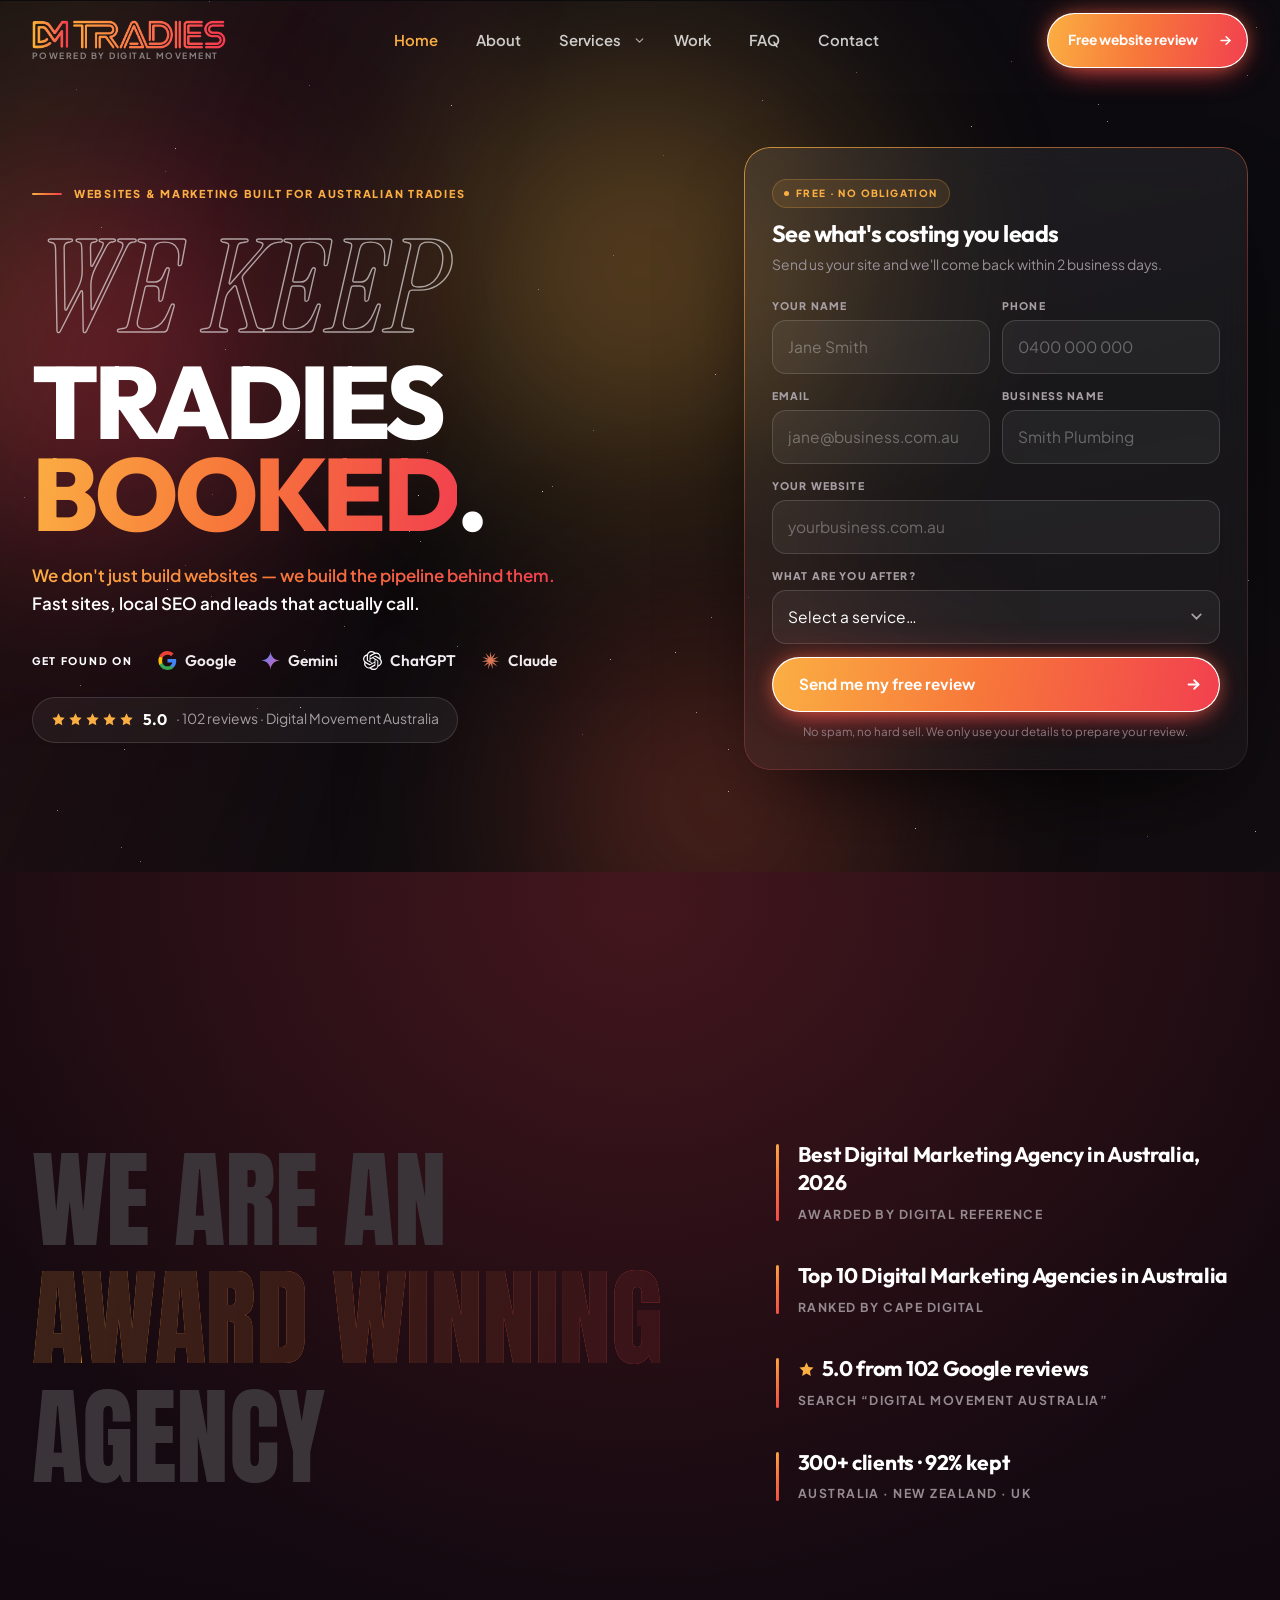
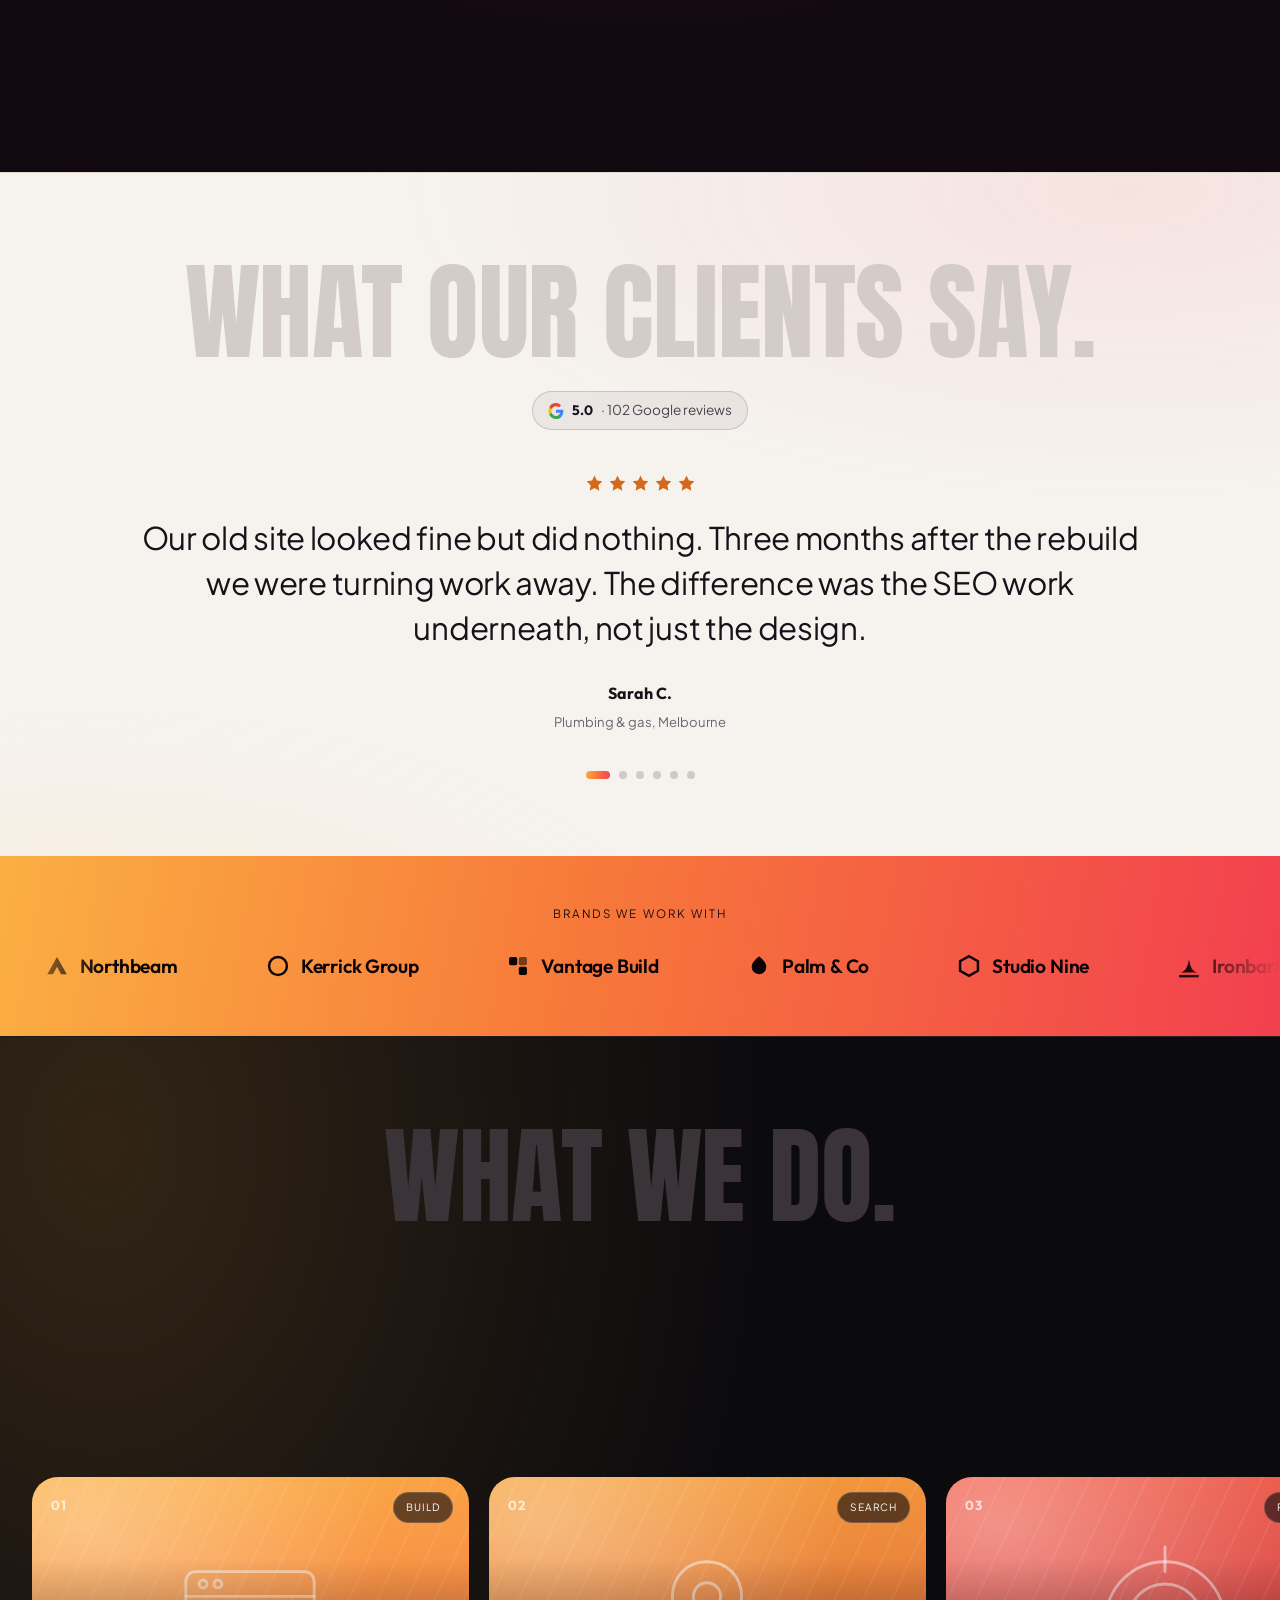
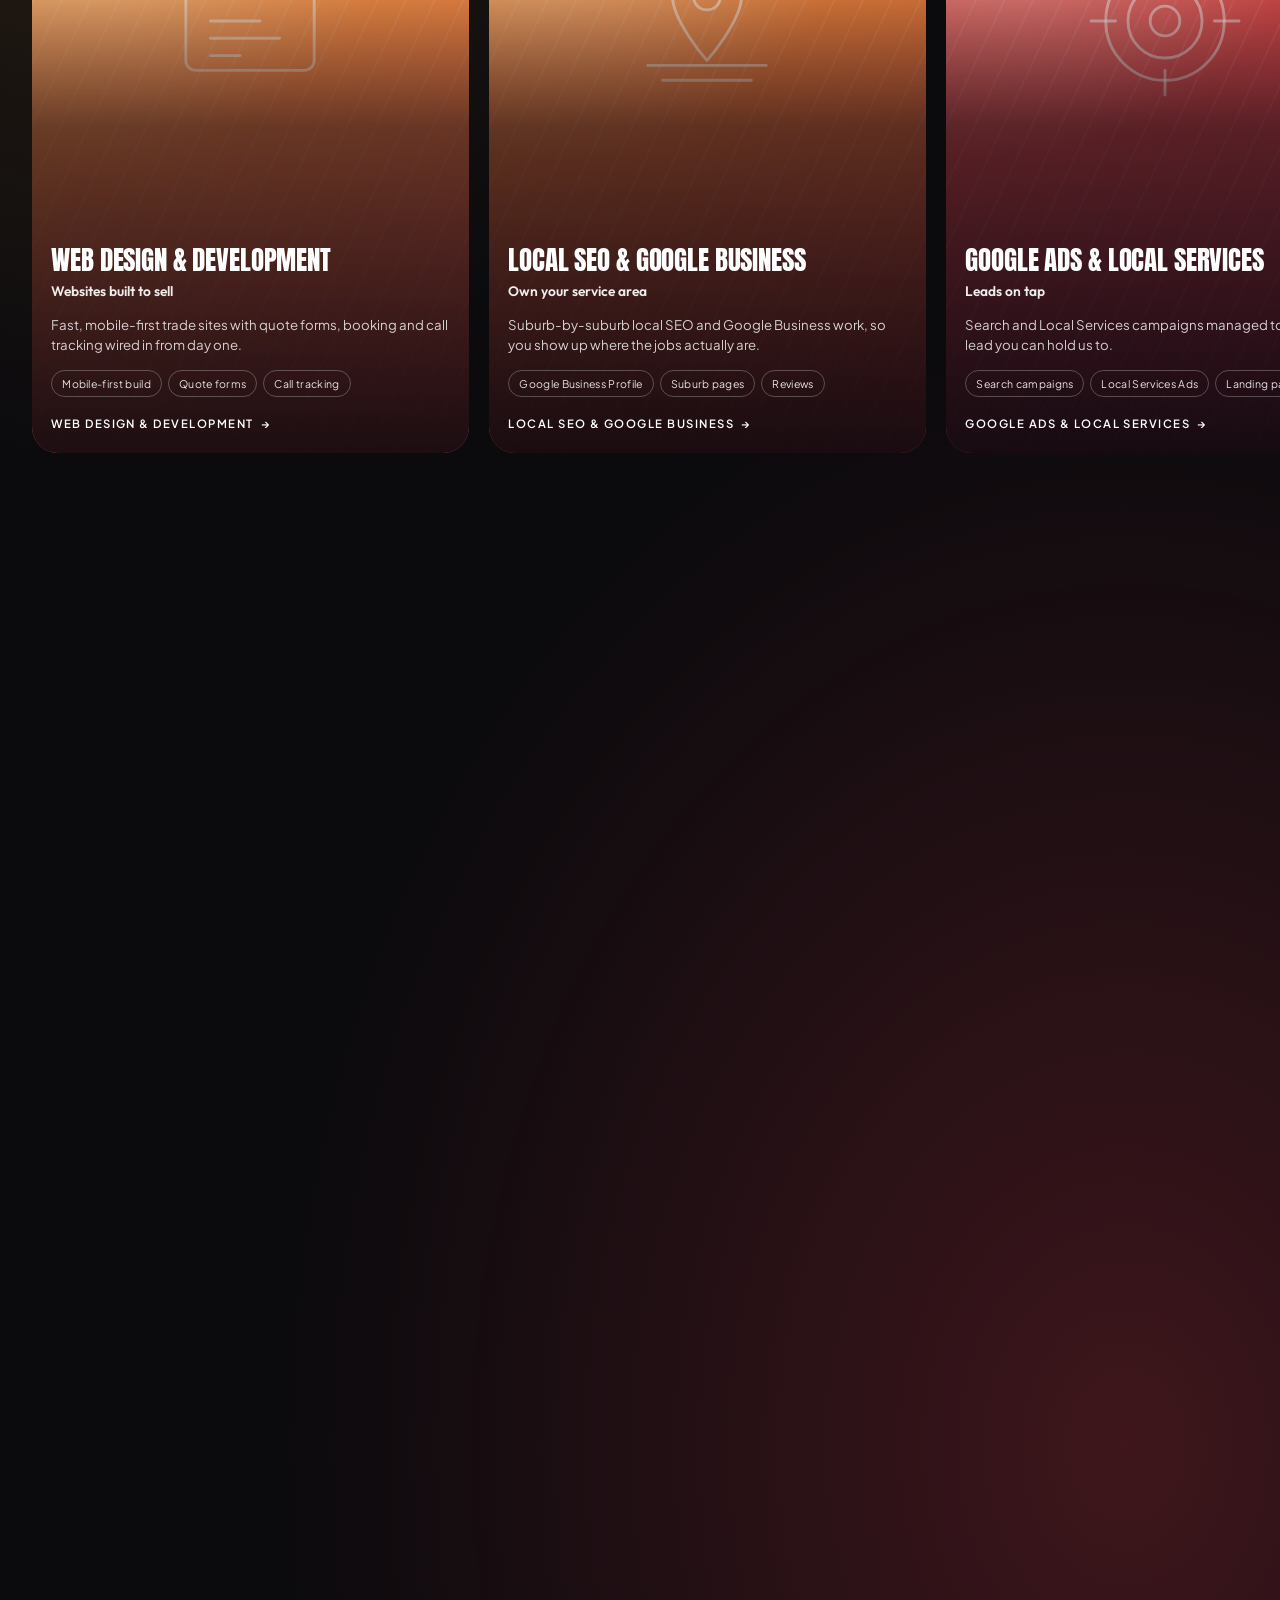
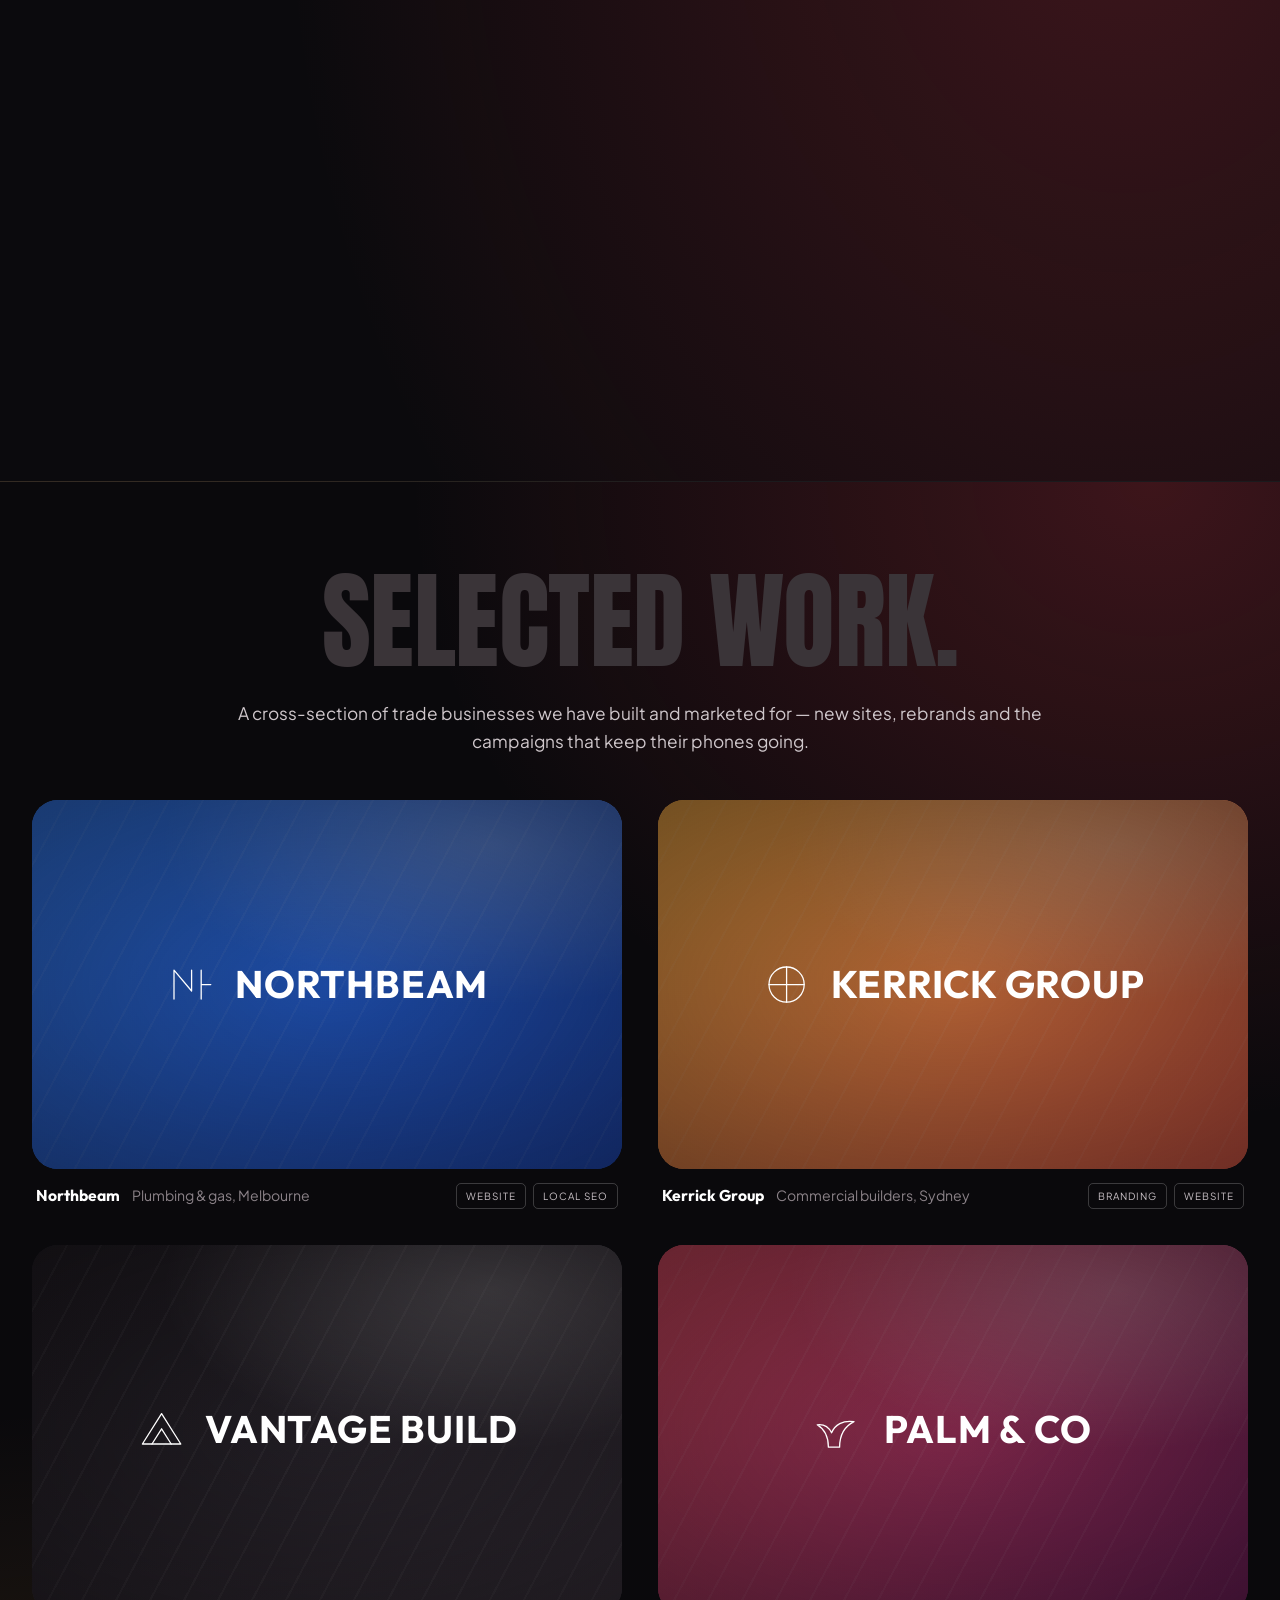
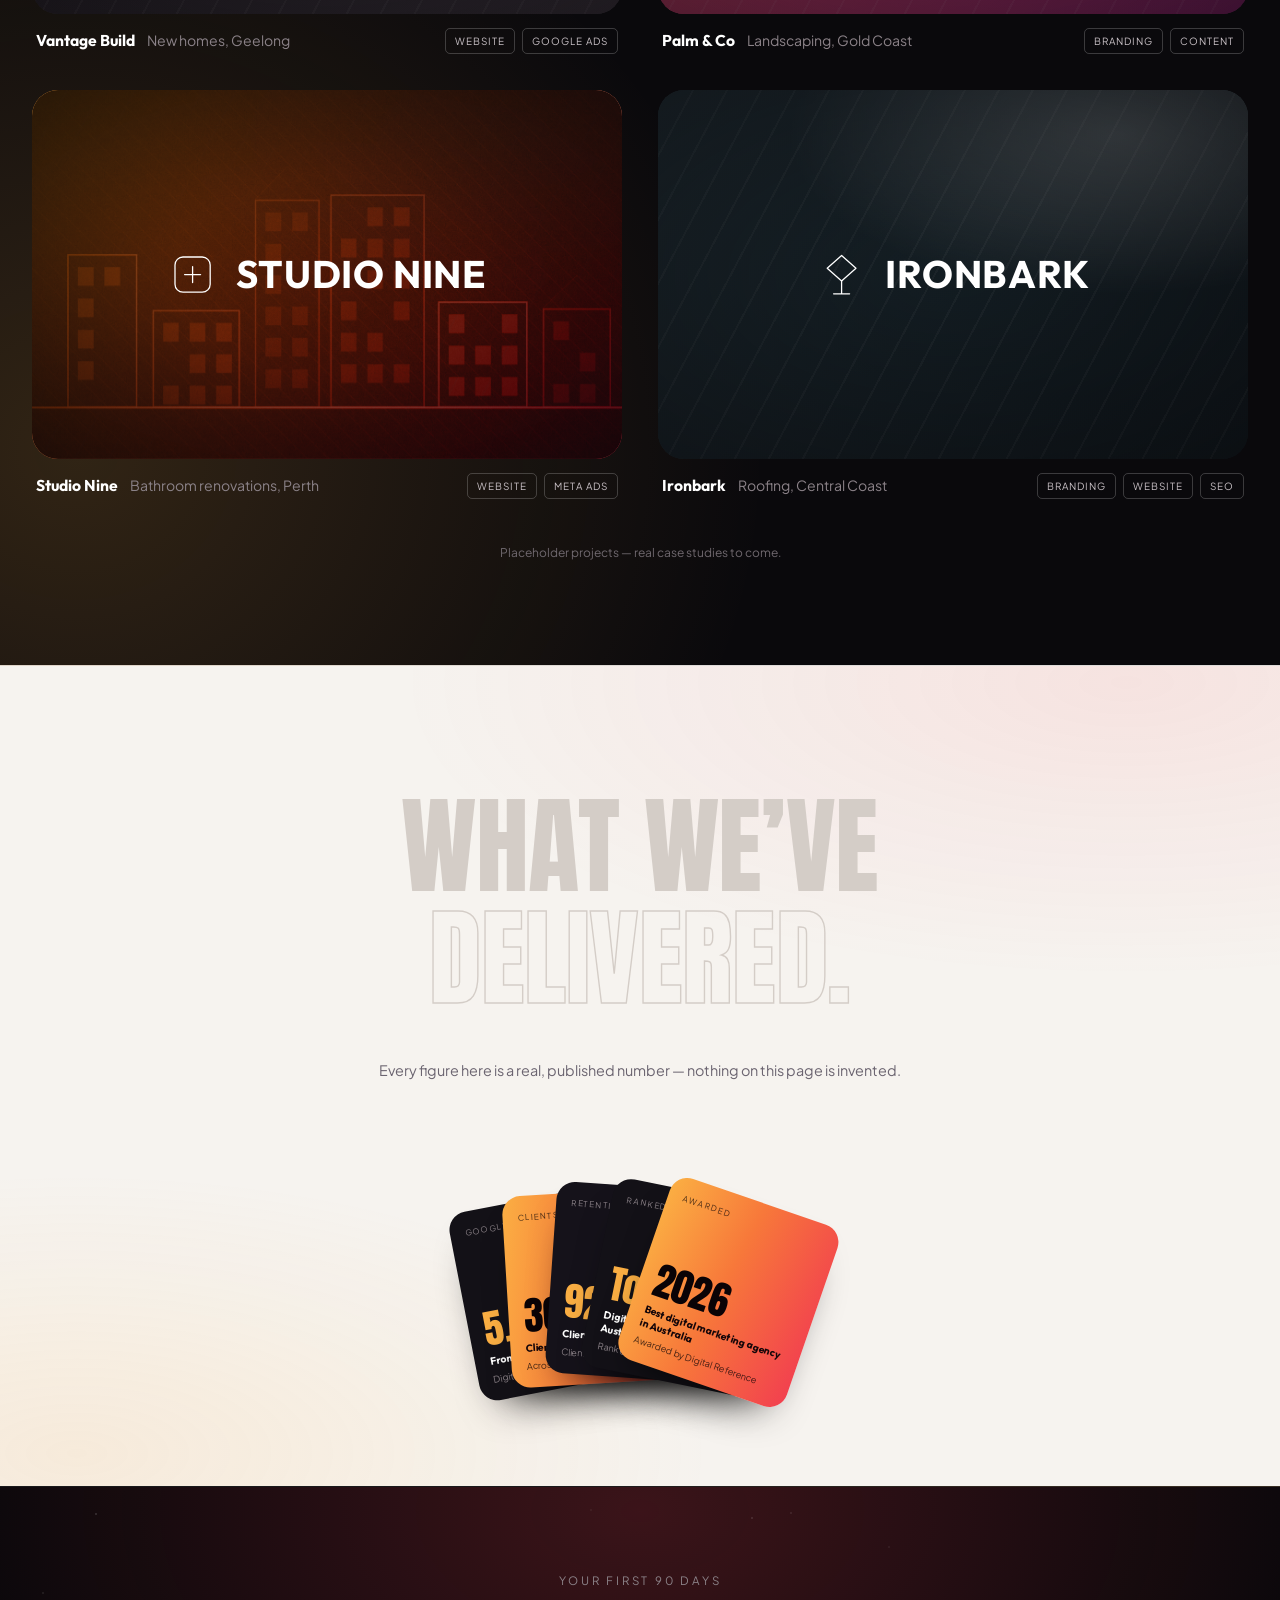
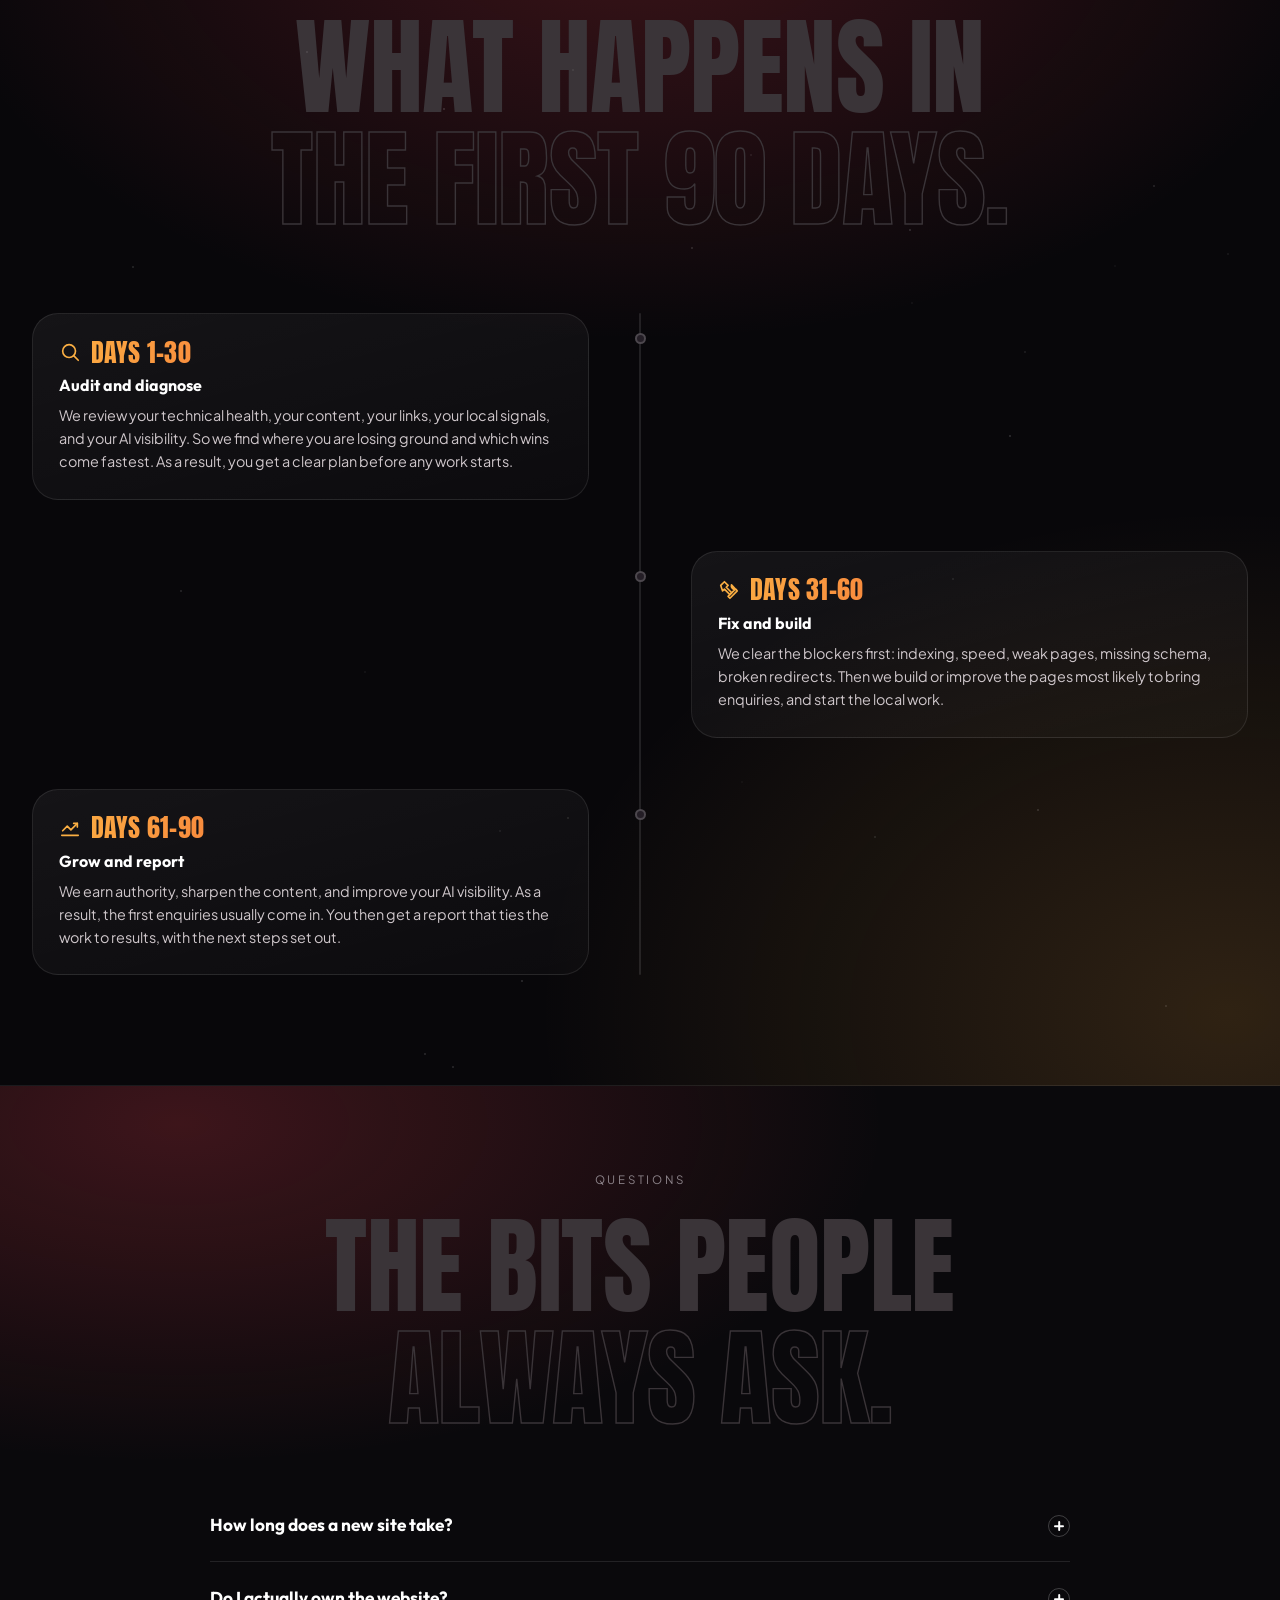
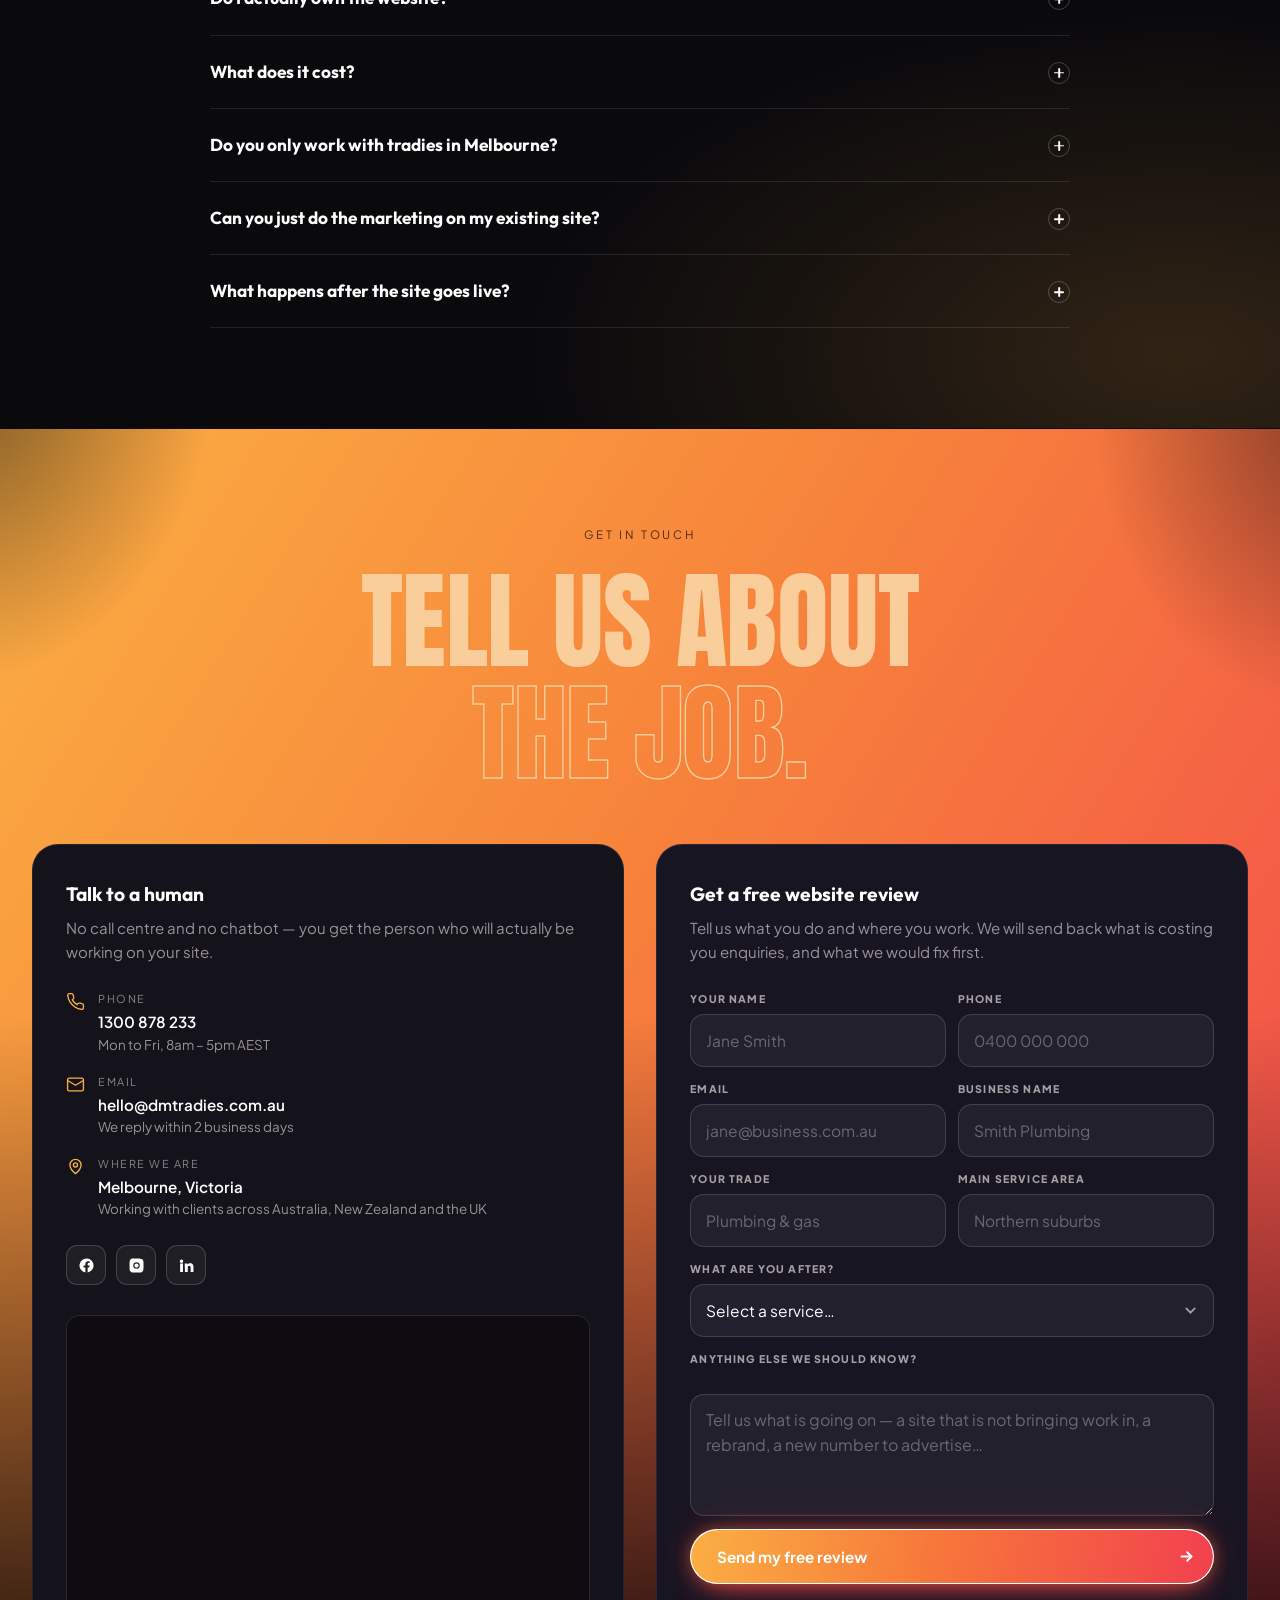
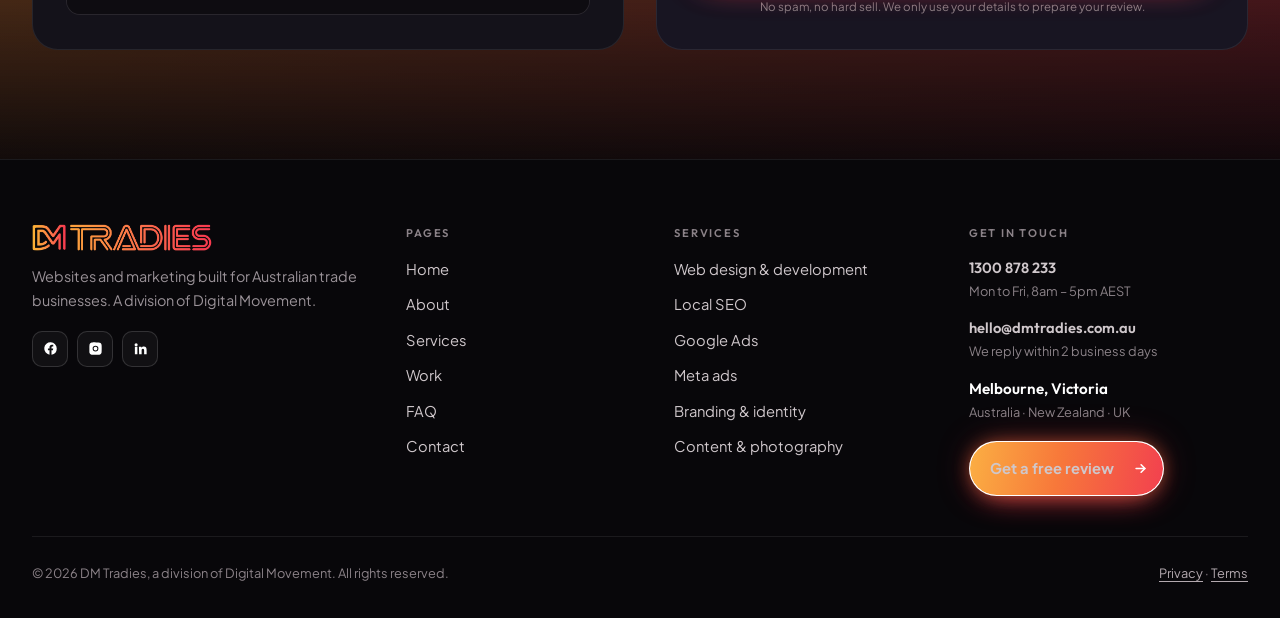
<file: index.html>
<!DOCTYPE html>
<html lang="en-AU">
<head>
<meta charset="utf-8">
<meta name="viewport" content="width=device-width, initial-scale=1, viewport-fit=cover">
<title>Tradie Websites &amp; Marketing Australia | DM Tradies by Digital Movement</title>
<meta name="description" content="DM Tradies builds websites and runs the marketing behind them for Australian trade businesses. Local SEO, Google Ads, branding and photography. Free website review.">
<meta name="keywords" content="tradie website design, trade marketing agency australia, plumber website, builder website design, local seo for tradies, google ads for tradies">
<link rel="canonical" href="https://dmtradies.com.au/">
<meta name="robots" content="index, follow, max-image-preview:large">
<meta name="theme-color" content="#0B0A0D">

<meta property="og:type" content="website">
<meta property="og:site_name" content="DM Tradies">
<meta property="og:locale" content="en_AU">
<meta property="og:title" content="Tradie Websites &amp; Marketing Australia | DM Tradies by Digital Movement">
<meta property="og:description" content="DM Tradies builds websites and runs the marketing behind them for Australian trade businesses. Local SEO, Google Ads, branding and photography. Free website review.">
<meta property="og:url" content="https://dmtradies.com.au/">
<meta name="twitter:card" content="summary_large_image">
<meta name="twitter:title" content="Tradie Websites &amp; Marketing Australia | DM Tradies by Digital Movement">
<meta name="twitter:description" content="DM Tradies builds websites and runs the marketing behind them for Australian trade businesses. Local SEO, Google Ads, branding and photography. Free website review.">

<link rel="preconnect" href="https://fonts.googleapis.com">
<link rel="preconnect" href="https://fonts.gstatic.com" crossorigin>
<link href="https://fonts.googleapis.com/css2?family=Anton&family=Instrument+Serif:ital@1&family=Outfit:wght@300;400;500;600;700;800&family=Plus+Jakarta+Sans:wght@400;500;600;700&display=swap" rel="stylesheet">
<link rel="stylesheet" href="assets/site.css">
<script src="assets/site.js" defer></script>
<script type="application/ld+json">{"@context":"https://schema.org","@type":"ProfessionalService","@id":"https://dmtradies.com.au/#organization","name":"DM Tradies","alternateName":"DM Tradies by Digital Movement","description":"Websites and marketing built for Australian trade businesses. A division of Digital Movement.","url":"https://dmtradies.com.au/","telephone":"+611300878233","email":"hello@dmtradies.com.au","parentOrganization":{"@type":"Organization","name":"Digital Movement"},"address":{"@type":"PostalAddress","addressLocality":"Melbourne","addressRegion":"VIC","addressCountry":"AU"},"areaServed":[{"@type":"Country","name":"Australia"},{"@type":"Country","name":"New Zealand"},{"@type":"Country","name":"United Kingdom"}],"aggregateRating":{"@type":"AggregateRating","ratingValue":"5.0","reviewCount":"102","bestRating":"5"},"sameAs":["https://www.facebook.com/digitalmovement.com.au","https://www.instagram.com/digitalmovement.com.au/","https://www.linkedin.com/company/31273811"],"openingHoursSpecification":[{"@type":"OpeningHoursSpecification","dayOfWeek":["Monday","Tuesday","Wednesday","Thursday","Friday"],"opens":"08:00","closes":"17:00"}]}</script>
<script type="application/ld+json">{"@context":"https://schema.org","@type":"WebSite","@id":"https://dmtradies.com.au/#website","name":"DM Tradies","url":"https://dmtradies.com.au/","publisher":{"@id":"https://dmtradies.com.au/#organization"},"inLanguage":"en-AU"}</script>
<script type="application/ld+json">{"@context":"https://schema.org","@type":"WebPage","@id":"https://dmtradies.com.au/#webpage","url":"https://dmtradies.com.au/","name":"DM Tradies — Websites & Marketing for Australian Tradies","isPartOf":{"@id":"https://dmtradies.com.au/#website"},"about":{"@id":"https://dmtradies.com.au/#organization"},"inLanguage":"en-AU"}</script>
</head>
<body>
<a class="skip-link" href="#main">Skip to content</a>
<!-- ================= HEADER ================= -->
<header class="site" id="siteHeader">
  <div class="wrap">
    <nav class="nav" aria-label="Main">
      <a class="brand" href="index.html" aria-label="DM Tradies by Digital Movement — home">
        <span class="brand-logo logo-mark" role="img" aria-label="DM Tradies"></span>
        <span class="brand-by">Powered by Digital Movement</span>
      </a>

      <div class="nav-links" id="navLinks">
        <a href="index.html" class="active" aria-current="page">Home</a>
        <a href="about.html">About</a>
        <div class="nav-item" data-sub>
          <a href="services.html">Services</a>
          <button class="nav-caret" type="button" aria-expanded="false" aria-controls="svcMenu"
                  aria-label="Show services menu"><svg viewBox="0 0 24 24" fill="none" stroke="currentColor" stroke-width="2.4" stroke-linecap="round" stroke-linejoin="round" aria-hidden="true"><path d="m6 9 6 6 6-6"/></svg></button>
          <div class="nav-sub" id="svcMenu">
            <a href="services/web-design.html">Web design &amp; development<i>01</i></a>
            <a href="services/local-seo.html">Local SEO<i>02</i></a>
            <a href="services/google-ads.html">Google Ads<i>03</i></a>
            <a href="services/meta-ads.html">Meta ads<i>04</i></a>
            <a href="services/branding.html">Branding &amp; identity<i>05</i></a>
            <a href="services/content-photography.html">Content &amp; photography<i>06</i></a>
            <a class="nav-sub-all" href="services.html">All services<span aria-hidden="true">&rarr;</span></a>
          </div>
        </div>
        <a href="work.html">Work</a>
        <a href="faq.html">FAQ</a>
        <a href="contact.html">Contact</a>
      </div>

      <div class="nav-right">
        <a class="btn btn--primary btn--sm nav-cta" href="contact.html">
          Free website review
          <span class="btn-arrow" aria-hidden="true"><svg viewBox="0 0 24 24" fill="none" stroke="currentColor" stroke-width="2.6" stroke-linecap="round" stroke-linejoin="round"><path d="M5 12h14"/><path d="m13 6 6 6-6 6"/></svg></span>
        </a>
        <a class="call-mini" href="tel:1300878233" aria-label="Call DM Tradies on 1300 878 233">
          <svg viewBox="0 0 24 24" fill="none" stroke="currentColor" stroke-width="2.2" stroke-linecap="round" stroke-linejoin="round"><path d="M22 16.9v3a2 2 0 0 1-2.2 2 19.8 19.8 0 0 1-8.6-3.1 19.5 19.5 0 0 1-6-6A19.8 19.8 0 0 1 2.1 4.2 2 2 0 0 1 4.1 2h3a2 2 0 0 1 2 1.7c.1 1 .4 1.9.7 2.8a2 2 0 0 1-.5 2.1L8.1 9.9a16 16 0 0 0 6 6l1.3-1.2a2 2 0 0 1 2.1-.5c.9.3 1.8.6 2.8.7a2 2 0 0 1 1.7 2z"/></svg>
        </a>
        <button class="burger" id="burger" aria-label="Open menu" aria-expanded="false" aria-controls="drawer"><i></i><i></i><i></i></button>
      </div>
    </nav>
  </div>
</header>

<!-- ================= MOBILE DRAWER ================= -->
<div class="drawer" id="drawer">
  <div class="drawer-panel">
    <a class="dl" href="index.html" aria-current="page">Home <span>01</span></a>
    <a class="dl" href="about.html">About <span>02</span></a>
    <div class="dl-row" data-drawer-sub>
      <a class="dl" href="services.html">Services <span>03</span></a>
      <button class="dl-caret" type="button" aria-expanded="false" aria-controls="drawerSvc"
              aria-label="Show services"><svg viewBox="0 0 24 24" fill="none" stroke="currentColor" stroke-width="2.4" stroke-linecap="round" stroke-linejoin="round" aria-hidden="true"><path d="m6 9 6 6 6-6"/></svg></button>
    </div>
    <div class="drawer-sub" id="drawerSvc"><div>
        <a href="services/web-design.html">Web design &amp; development</a>
        <a href="services/local-seo.html">Local SEO</a>
        <a href="services/google-ads.html">Google Ads</a>
        <a href="services/meta-ads.html">Meta ads</a>
        <a href="services/branding.html">Branding &amp; identity</a>
        <a href="services/content-photography.html">Content &amp; photography</a>
    </div></div>
    <a class="dl" href="work.html">Work <span>04</span></a>
    <a class="dl" href="faq.html">FAQ <span>05</span></a>
    <a class="dl" href="contact.html">Contact <span>06</span></a>
    <div class="drawer-foot">
      <a class="btn btn--primary btn--block" href="contact.html">
        Free website review
        <span class="btn-arrow" aria-hidden="true"><svg viewBox="0 0 24 24" fill="none" stroke="currentColor" stroke-width="2.6" stroke-linecap="round" stroke-linejoin="round"><path d="M5 12h14"/><path d="m13 6 6 6-6 6"/></svg></span>
      </a>
      <p class="fine">A division of Digital Movement</p>
    </div>
  </div>
</div>

<main id="main">

<!-- ================= BANNER ================= -->
<section class="hero" id="home">
  <div class="aurora" aria-hidden="true"><span class="a1"></span><span class="a2"></span><span class="a3"></span></div>
  <span class="sweep" aria-hidden="true"></span>
  <span class="stars" aria-hidden="true"></span>
  <span class="stars2" aria-hidden="true"></span>
  <span class="shoot s1" aria-hidden="true"></span>
  <span class="shoot s2" aria-hidden="true"></span>
  <span class="shoot s3" aria-hidden="true"></span>
  <div class="wrap">
    <div class="hero-inner">

      <div class="hero-copy rv">
        <p class="eyebrow">Websites &amp; marketing built for Australian tradies</p>

        <h1>
          <span class="h-outline">We keep</span>
          <span class="h-solid">Tradies <em>booked</em>.</span>
        </h1>

        <p class="hero-sub"><span class="hs-lead">We don't just build websites — we build the pipeline behind them.</span> <b>Fast sites, local SEO and leads that actually call.</b></p>

        <div class="found-on">
          <span class="fo-label">Get found on</span>
          <ul class="fo-list">
            <li>
              <svg viewBox="0 0 24 24" aria-hidden="true"><path fill="#4285F4" d="M23 12.3c0-.8-.1-1.6-.2-2.3H12v4.5h6.2a5.3 5.3 0 0 1-2.3 3.5v2.9h3.7c2.2-2 3.4-5 3.4-8.6z"/><path fill="#34A853" d="M12 24c3.1 0 5.7-1 7.6-2.8l-3.7-2.9c-1 .7-2.3 1.1-3.9 1.1-3 0-5.5-2-6.4-4.7H1.8v3a12 12 0 0 0 10.2 6.3z"/><path fill="#FBBC05" d="M5.6 14.7a7.2 7.2 0 0 1 0-4.6v-3H1.8a12 12 0 0 0 0 10.6l3.8-3z"/><path fill="#EA4335" d="M12 4.8c1.7 0 3.2.6 4.4 1.7l3.3-3.3A11.6 11.6 0 0 0 12 0 12 12 0 0 0 1.8 6.1l3.8 3C6.5 6.7 9 4.8 12 4.8z"/></svg>
              Google
            </li>
            <li>
              <svg viewBox="0 0 24 24" aria-hidden="true">
                <defs><linearGradient id="gem" x1="0" y1="0" x2="1" y2="1">
                  <stop offset="0%" stop-color="#4E8DF5"/><stop offset="52%" stop-color="#9C6FD6"/><stop offset="100%" stop-color="#D96BA0"/>
                </linearGradient></defs>
                <path fill="url(#gem)" d="M12 0c0 6.63 5.37 12 12 12-6.63 0-12 5.37-12 12 0-6.63-5.37-12-12-12C6.63 12 12 6.63 12 0z"/>
              </svg>
              Gemini
            </li>
            <li>
              <svg viewBox="0 0 24 24" aria-hidden="true"><path fill="#ffffff" d="M22.28 9.82a5.98 5.98 0 0 0-.51-4.91 6.05 6.05 0 0 0-6.51-2.9A6.07 6.07 0 0 0 4.98 4.18a5.98 5.98 0 0 0-4 2.9 6.05 6.05 0 0 0 .75 7.1 5.98 5.98 0 0 0 .51 4.91 6.05 6.05 0 0 0 6.51 2.9A5.98 5.98 0 0 0 13.26 24a6.06 6.06 0 0 0 5.77-4.21 5.99 5.99 0 0 0 4-2.9 6.06 6.06 0 0 0-.75-7.07zm-9.02 12.61a4.48 4.48 0 0 1-2.88-1.04l.14-.08 4.78-2.76a.79.79 0 0 0 .4-.68v-6.74l2.02 1.17a.07.07 0 0 1 .4.05v5.59a4.5 4.5 0 0 1-4.5 4.49zM3.6 18.3a4.47 4.47 0 0 1-.54-3.01l.15.08 4.78 2.76a.77.77 0 0 0 .78 0l5.84-3.37v2.33a.08.08 0 0 1-.3.06L9.74 19.95a4.5 4.5 0 0 1-6.14-1.65zM2.34 7.9a4.49 4.49 0 0 1 2.37-1.98v5.68a.77.77 0 0 0 .39.68l5.81 3.35-2.02 1.17a.08.08 0 0 1-.07 0l-4.83-2.79A4.5 4.5 0 0 1 2.34 7.9zm16.6 3.85L13.1 8.36l2.02-1.16a.08.08 0 0 1 .07 0l4.83 2.79a4.49 4.49 0 0 1-.68 8.1v-5.67a.79.79 0 0 0-.4-.67zm2.01-3.02-.14-.09-4.77-2.78a.78.78 0 0 0-.79 0L9.41 9.23V6.9a.07.07 0 0 1 .03-.06l4.83-2.79a4.5 4.5 0 0 1 6.68 4.66zM8.31 12.86l-2.02-1.16a.08.08 0 0 1-.04-.06V6.07a4.5 4.5 0 0 1 7.38-3.45l-.14.08L8.7 5.46a.79.79 0 0 0-.39.68zm1.1-2.36 2.6-1.5 2.6 1.5v3l-2.6 1.5-2.6-1.5z"/></svg>
              ChatGPT
            </li>
            <li>
              <svg viewBox="0 0 24 24" aria-hidden="true"><path fill="#D97757" d="M10.91 7.94L12.00 0.60L13.09 7.94ZM13.28 8.00L18.16 2.41L15.11 9.18ZM15.24 9.32L22.37 7.26L16.14 11.31ZM16.17 11.50L23.28 13.62L15.86 13.66ZM15.78 13.83L20.62 19.47L14.35 15.48ZM14.19 15.58L15.21 22.94L12.10 16.20ZM11.90 16.20L8.79 22.94L9.81 15.58ZM9.65 15.48L3.38 19.47L8.22 13.83ZM8.14 13.66L0.72 13.62L7.83 11.50ZM7.86 11.31L1.63 7.26L8.76 9.32ZM8.89 9.18L5.84 2.41L10.72 8.00ZM12 7.80A4.2 4.2 0 1 0 12 16.20A4.2 4.2 0 1 0 12 7.80Z"/></svg>
              Claude
            </li>
          </ul>
        </div>

        <a class="rating-pill" href="https://www.google.com/search?q=Digital+Movement+Melbourne"
           target="_blank" rel="noopener noreferrer" aria-label="5.0 from 102 Google reviews for Digital Movement Australia">
          <span class="stars-rating" aria-hidden="true"><svg viewBox="0 0 24 24" fill="currentColor"><path d="m12 2 3 6.3 6.9 1-5 4.9 1.2 6.8L12 17.8 5.9 21l1.2-6.8-5-4.9 6.9-1z"/></svg><svg viewBox="0 0 24 24" fill="currentColor"><path d="m12 2 3 6.3 6.9 1-5 4.9 1.2 6.8L12 17.8 5.9 21l1.2-6.8-5-4.9 6.9-1z"/></svg><svg viewBox="0 0 24 24" fill="currentColor"><path d="m12 2 3 6.3 6.9 1-5 4.9 1.2 6.8L12 17.8 5.9 21l1.2-6.8-5-4.9 6.9-1z"/></svg><svg viewBox="0 0 24 24" fill="currentColor"><path d="m12 2 3 6.3 6.9 1-5 4.9 1.2 6.8L12 17.8 5.9 21l1.2-6.8-5-4.9 6.9-1z"/></svg><svg viewBox="0 0 24 24" fill="currentColor"><path d="m12 2 3 6.3 6.9 1-5 4.9 1.2 6.8L12 17.8 5.9 21l1.2-6.8-5-4.9 6.9-1z"/></svg></span>
          <b>5.0</b>
          <span class="rp-meta">· 102 reviews · Digital Movement Australia</span>
        </a>

      </div>

      <div class="hero-form rv" id="hero-form">
        <div class="hf-head">
          <span class="hf-tag"><i></i>Free · No obligation</span>
          <h2>See what's costing you leads</h2>
          <p>Send us your site and we'll come back within 2 business days.</p>
        </div>

        <form class="quote-form" novalidate>
          <div class="form-body">
            <div class="grid-2">
              <div class="field">
                <label for="h-name">Your name</label>
                <input id="h-name" name="name" type="text" placeholder="Jane Smith" autocomplete="name" required>
                <span class="msg">Please enter your name</span>
              </div>
              <div class="field">
                <label for="h-phone">Phone</label>
                <input id="h-phone" name="phone" type="tel" placeholder="0400 000 000" autocomplete="tel" required>
                <span class="msg">Enter a valid phone number</span>
              </div>
            </div>
            <div class="grid-2">
              <div class="field">
                <label for="h-email">Email</label>
                <input id="h-email" name="email" type="email" placeholder="jane@business.com.au" autocomplete="email" required>
                <span class="msg">Enter a valid email</span>
              </div>
              <div class="field">
                <label for="h-business">Business name</label>
                <input id="h-business" name="business" type="text" placeholder="Smith Plumbing" autocomplete="organization">
              </div>
            </div>
            <div class="field">
              <label for="h-site">Your website</label>
              <input id="h-site" name="website" type="text" placeholder="yourbusiness.com.au" autocomplete="url">
            </div>
            <div class="field">
              <label for="h-service">What are you after?</label>
              <select id="h-service" name="service" required>
                <option value="">Select a service…</option>
                <option>A new website</option>
                <option>Website redesign</option>
                <option>SEO &amp; Google Maps</option>
                <option>Google Ads &amp; lead gen</option>
                <option>Branding &amp; logo</option>
                <option>Website care &amp; hosting</option>
                <option>Not sure yet</option>
              </select>
              <span class="msg">Please choose a service</span>
            </div>
            <button class="btn btn--primary btn--block" type="submit">
              Send me my free review
              <span class="btn-arrow" aria-hidden="true"><svg viewBox="0 0 24 24" fill="none" stroke="currentColor" stroke-width="2.6" stroke-linecap="round" stroke-linejoin="round"><path d="M5 12h14"/><path d="m13 6 6 6-6 6"/></svg></span>
            </button>
            <p class="form-fine">No spam, no hard sell. We only use your details to prepare your review.</p>
          </div>

          <div class="form-ok">
            <span class="ok-ic"><svg viewBox="0 0 24 24" fill="none" stroke="currentColor" stroke-width="2.6" stroke-linecap="round" stroke-linejoin="round"><path d="m5 13 4 4L19 7"/></svg></span>
            <h3>Thanks — review requested</h3>
            <p>We'll be back within 2 business days. Sooner? Call <a href="tel:1300878233">1300 878 233</a>.</p>
          </div>
        </form>
      </div>

    </div>
  </div>
</section>

<!-- ================= STATEMENT ================= -->
<section class="statement">
  <div class="wrap">
    <div class="st-grid">
      <h2 class="st-head rv lit" id="stHead">
        <span><i><span class="w">We</span> <span class="w">are</span> <span class="w">an</span></i></span>
        <span><i class="accent"><span class="w">Award</span> <span class="w">winning</span></i></span>
        <span><i><span class="w">Agency</span></i></span>
      </h2>

      <ul class="awards rv">
        <li>
          <h3 class="aw-title">Best Digital Marketing Agency in Australia, 2026</h3>
          <p class="aw-meta">Awarded by Digital Reference</p>
        </li>
        <li>
          <h3 class="aw-title">Top 10 Digital Marketing Agencies in Australia</h3>
          <p class="aw-meta">Ranked by Cape Digital</p>
        </li>
        <li>
          <a class="awards-link" href="https://www.google.com/search?q=Digital+Movement+Melbourne"
             target="_blank" rel="noopener noreferrer">
            <h3 class="aw-title"><svg viewBox="0 0 24 24" fill="currentColor" aria-hidden="true"><path d="m12 2 3 6.3 6.9 1-5 4.9 1.2 6.8L12 17.8 5.9 21l1.2-6.8-5-4.9 6.9-1z"/></svg> 5.0 from 102 Google reviews</h3>
            <p class="aw-meta">Search &ldquo;Digital Movement Australia&rdquo;</p>
          </a>
        </li>
        <li>
          <h3 class="aw-title">300+ clients · 92% kept</h3>
          <p class="aw-meta">Australia · New Zealand · UK</p>
        </li>
      </ul>
    </div>
  </div>
</section>

<!-- ================= REVIEWS =================
     NOTE: the quotes below are PLACEHOLDER copy. Replace with real
     reviews pulled from the Google listing before this goes live.
     ============================================================ -->
<section class="reviews">
  <div class="wrap">
    <div class="sec-head">
      <h2 class="lit" id="revHead"><span class="w">What</span> <span class="w">our</span> <span class="w">clients</span> <span class="w">say.</span></h2>
      <a class="rv-badge" href="https://www.google.com/search?q=Digital+Movement+Melbourne"
         target="_blank" rel="noopener noreferrer">
        <svg viewBox="0 0 24 24" aria-hidden="true"><path fill="#4285F4" d="M23 12.3c0-.8-.1-1.6-.2-2.3H12v4.5h6.2a5.3 5.3 0 0 1-2.3 3.5v2.9h3.7c2.2-2 3.4-5 3.4-8.6z"/><path fill="#34A853" d="M12 24c3.1 0 5.7-1 7.6-2.8l-3.7-2.9c-1 .7-2.3 1.1-3.9 1.1-3 0-5.5-2-6.4-4.7H1.8v3a12 12 0 0 0 10.2 6.3z"/><path fill="#FBBC05" d="M5.6 14.7a7.2 7.2 0 0 1 0-4.6v-3H1.8a12 12 0 0 0 0 10.6l3.8-3z"/><path fill="#EA4335" d="M12 4.8c1.7 0 3.2.6 4.4 1.7l3.3-3.3A11.6 11.6 0 0 0 12 0 12 12 0 0 0 1.8 6.1l3.8 3C6.5 6.7 9 4.8 12 4.8z"/></svg><b>5.0</b> · 102 Google reviews
      </a>
    </div>
  </div>

  <div class="wrap">
    <div class="rv-stage" id="rvStage">
        <figure class="rv-quote is-on">
          <span class="rv-stars" role="img" aria-label="Rated 5 out of 5"><svg viewBox="0 0 24 24" fill="currentColor" aria-hidden="true"><path d="m12 2 3 6.3 6.9 1-5 4.9 1.2 6.8L12 17.8 5.9 21l1.2-6.8-5-4.9 6.9-1z"/></svg><svg viewBox="0 0 24 24" fill="currentColor" aria-hidden="true"><path d="m12 2 3 6.3 6.9 1-5 4.9 1.2 6.8L12 17.8 5.9 21l1.2-6.8-5-4.9 6.9-1z"/></svg><svg viewBox="0 0 24 24" fill="currentColor" aria-hidden="true"><path d="m12 2 3 6.3 6.9 1-5 4.9 1.2 6.8L12 17.8 5.9 21l1.2-6.8-5-4.9 6.9-1z"/></svg><svg viewBox="0 0 24 24" fill="currentColor" aria-hidden="true"><path d="m12 2 3 6.3 6.9 1-5 4.9 1.2 6.8L12 17.8 5.9 21l1.2-6.8-5-4.9 6.9-1z"/></svg><svg viewBox="0 0 24 24" fill="currentColor" aria-hidden="true"><path d="m12 2 3 6.3 6.9 1-5 4.9 1.2 6.8L12 17.8 5.9 21l1.2-6.8-5-4.9 6.9-1z"/></svg></span>
          <blockquote>Our old site looked fine but did nothing. Three months after the rebuild we were turning work away. The difference was the SEO work underneath, not just the design.</blockquote>
          <figcaption><b>Sarah C.</b><span>Plumbing &amp; gas, Melbourne</span></figcaption>
        </figure>
        <figure class="rv-quote" hidden>
          <span class="rv-stars" role="img" aria-label="Rated 5 out of 5"><svg viewBox="0 0 24 24" fill="currentColor" aria-hidden="true"><path d="m12 2 3 6.3 6.9 1-5 4.9 1.2 6.8L12 17.8 5.9 21l1.2-6.8-5-4.9 6.9-1z"/></svg><svg viewBox="0 0 24 24" fill="currentColor" aria-hidden="true"><path d="m12 2 3 6.3 6.9 1-5 4.9 1.2 6.8L12 17.8 5.9 21l1.2-6.8-5-4.9 6.9-1z"/></svg><svg viewBox="0 0 24 24" fill="currentColor" aria-hidden="true"><path d="m12 2 3 6.3 6.9 1-5 4.9 1.2 6.8L12 17.8 5.9 21l1.2-6.8-5-4.9 6.9-1z"/></svg><svg viewBox="0 0 24 24" fill="currentColor" aria-hidden="true"><path d="m12 2 3 6.3 6.9 1-5 4.9 1.2 6.8L12 17.8 5.9 21l1.2-6.8-5-4.9 6.9-1z"/></svg><svg viewBox="0 0 24 24" fill="currentColor" aria-hidden="true"><path d="m12 2 3 6.3 6.9 1-5 4.9 1.2 6.8L12 17.8 5.9 21l1.2-6.8-5-4.9 6.9-1z"/></svg></span>
          <blockquote>They actually came out and photographed the crew instead of using stock images. That alone changed how customers see us, and the enquiries that come through are far better qualified.</blockquote>
          <figcaption><b>James P.</b><span>Roofing, Central Coast</span></figcaption>
        </figure>
        <figure class="rv-quote" hidden>
          <span class="rv-stars" role="img" aria-label="Rated 5 out of 5"><svg viewBox="0 0 24 24" fill="currentColor" aria-hidden="true"><path d="m12 2 3 6.3 6.9 1-5 4.9 1.2 6.8L12 17.8 5.9 21l1.2-6.8-5-4.9 6.9-1z"/></svg><svg viewBox="0 0 24 24" fill="currentColor" aria-hidden="true"><path d="m12 2 3 6.3 6.9 1-5 4.9 1.2 6.8L12 17.8 5.9 21l1.2-6.8-5-4.9 6.9-1z"/></svg><svg viewBox="0 0 24 24" fill="currentColor" aria-hidden="true"><path d="m12 2 3 6.3 6.9 1-5 4.9 1.2 6.8L12 17.8 5.9 21l1.2-6.8-5-4.9 6.9-1z"/></svg><svg viewBox="0 0 24 24" fill="currentColor" aria-hidden="true"><path d="m12 2 3 6.3 6.9 1-5 4.9 1.2 6.8L12 17.8 5.9 21l1.2-6.8-5-4.9 6.9-1z"/></svg><svg viewBox="0 0 24 24" fill="currentColor" aria-hidden="true"><path d="m12 2 3 6.3 6.9 1-5 4.9 1.2 6.8L12 17.8 5.9 21l1.2-6.8-5-4.9 6.9-1z"/></svg></span>
          <blockquote>Fixed price, done in four weeks, no lock-in, and I own the lot. After two agencies who held my domain hostage, that was the whole reason I signed.</blockquote>
          <figcaption><b>Anita N.</b><span>Electrical contracting, Sydney</span></figcaption>
        </figure>
        <figure class="rv-quote" hidden>
          <span class="rv-stars" role="img" aria-label="Rated 5 out of 5"><svg viewBox="0 0 24 24" fill="currentColor" aria-hidden="true"><path d="m12 2 3 6.3 6.9 1-5 4.9 1.2 6.8L12 17.8 5.9 21l1.2-6.8-5-4.9 6.9-1z"/></svg><svg viewBox="0 0 24 24" fill="currentColor" aria-hidden="true"><path d="m12 2 3 6.3 6.9 1-5 4.9 1.2 6.8L12 17.8 5.9 21l1.2-6.8-5-4.9 6.9-1z"/></svg><svg viewBox="0 0 24 24" fill="currentColor" aria-hidden="true"><path d="m12 2 3 6.3 6.9 1-5 4.9 1.2 6.8L12 17.8 5.9 21l1.2-6.8-5-4.9 6.9-1z"/></svg><svg viewBox="0 0 24 24" fill="currentColor" aria-hidden="true"><path d="m12 2 3 6.3 6.9 1-5 4.9 1.2 6.8L12 17.8 5.9 21l1.2-6.8-5-4.9 6.9-1z"/></svg><svg viewBox="0 0 24 24" fill="currentColor" aria-hidden="true"><path d="m12 2 3 6.3 6.9 1-5 4.9 1.2 6.8L12 17.8 5.9 21l1.2-6.8-5-4.9 6.9-1z"/></svg></span>
          <blockquote>We were invisible on Google Maps outside our own suburb. Now we're first for most of the areas we actually service, and the phone hasn't stopped.</blockquote>
          <figcaption><b>Dave R.</b><span>Concreting, Geelong</span></figcaption>
        </figure>
        <figure class="rv-quote" hidden>
          <span class="rv-stars" role="img" aria-label="Rated 5 out of 5"><svg viewBox="0 0 24 24" fill="currentColor" aria-hidden="true"><path d="m12 2 3 6.3 6.9 1-5 4.9 1.2 6.8L12 17.8 5.9 21l1.2-6.8-5-4.9 6.9-1z"/></svg><svg viewBox="0 0 24 24" fill="currentColor" aria-hidden="true"><path d="m12 2 3 6.3 6.9 1-5 4.9 1.2 6.8L12 17.8 5.9 21l1.2-6.8-5-4.9 6.9-1z"/></svg><svg viewBox="0 0 24 24" fill="currentColor" aria-hidden="true"><path d="m12 2 3 6.3 6.9 1-5 4.9 1.2 6.8L12 17.8 5.9 21l1.2-6.8-5-4.9 6.9-1z"/></svg><svg viewBox="0 0 24 24" fill="currentColor" aria-hidden="true"><path d="m12 2 3 6.3 6.9 1-5 4.9 1.2 6.8L12 17.8 5.9 21l1.2-6.8-5-4.9 6.9-1z"/></svg><svg viewBox="0 0 24 24" fill="currentColor" aria-hidden="true"><path d="m12 2 3 6.3 6.9 1-5 4.9 1.2 6.8L12 17.8 5.9 21l1.2-6.8-5-4.9 6.9-1z"/></svg></span>
          <blockquote>Straight answers, no jargon, and they pick up the phone. Rare in this industry.</blockquote>
          <figcaption><b>Michelle T.</b><span>Building inspections, Brisbane</span></figcaption>
        </figure>
        <figure class="rv-quote" hidden>
          <span class="rv-stars" role="img" aria-label="Rated 5 out of 5"><svg viewBox="0 0 24 24" fill="currentColor" aria-hidden="true"><path d="m12 2 3 6.3 6.9 1-5 4.9 1.2 6.8L12 17.8 5.9 21l1.2-6.8-5-4.9 6.9-1z"/></svg><svg viewBox="0 0 24 24" fill="currentColor" aria-hidden="true"><path d="m12 2 3 6.3 6.9 1-5 4.9 1.2 6.8L12 17.8 5.9 21l1.2-6.8-5-4.9 6.9-1z"/></svg><svg viewBox="0 0 24 24" fill="currentColor" aria-hidden="true"><path d="m12 2 3 6.3 6.9 1-5 4.9 1.2 6.8L12 17.8 5.9 21l1.2-6.8-5-4.9 6.9-1z"/></svg><svg viewBox="0 0 24 24" fill="currentColor" aria-hidden="true"><path d="m12 2 3 6.3 6.9 1-5 4.9 1.2 6.8L12 17.8 5.9 21l1.2-6.8-5-4.9 6.9-1z"/></svg><svg viewBox="0 0 24 24" fill="currentColor" aria-hidden="true"><path d="m12 2 3 6.3 6.9 1-5 4.9 1.2 6.8L12 17.8 5.9 21l1.2-6.8-5-4.9 6.9-1z"/></svg></span>
          <blockquote>The booking system alone paid for the site. Customers book themselves in now instead of ringing during jobs.</blockquote>
          <figcaption><b>Tom H.</b><span>Carpentry, Newcastle</span></figcaption>
        </figure>
    </div>

    <div class="rv-dots" role="tablist" aria-label="Choose a review">
        <button type="button" class="rv-dot is-on" data-i="0" aria-label="Show review 1 of 6"></button>
        <button type="button" class="rv-dot" data-i="1" aria-label="Show review 2 of 6"></button>
        <button type="button" class="rv-dot" data-i="2" aria-label="Show review 3 of 6"></button>
        <button type="button" class="rv-dot" data-i="3" aria-label="Show review 4 of 6"></button>
        <button type="button" class="rv-dot" data-i="4" aria-label="Show review 5 of 6"></button>
        <button type="button" class="rv-dot" data-i="5" aria-label="Show review 6 of 6"></button>
    </div>
  </div>

  <!-- Placeholder brand marks — swap for real client logos. -->
  <div class="brands">
    <p class="brands-label">Brands we work with</p>
    <div class="bm">
      <div class="bm-track">
        <span class="bm-item"><svg viewBox="0 0 32 32" aria-hidden="true"><path d="M4 26 16 5l12 21H21l-5-9-5 9z"/></svg><b>Northbeam</b></span>
        <span class="bm-item"><svg viewBox="0 0 32 32" aria-hidden="true"><circle cx="16" cy="16" r="11" fill="none" stroke="currentColor" stroke-width="3"/><path d="M16 5v22"/></svg><b>Kerrick Group</b></span>
        <span class="bm-item"><svg viewBox="0 0 32 32" aria-hidden="true"><rect x="5" y="5" width="10" height="10" rx="2"/><rect x="17" y="17" width="10" height="10" rx="2"/><rect x="17" y="5" width="10" height="10" rx="2" opacity=".55"/></svg><b>Vantage Build</b></span>
        <span class="bm-item"><svg viewBox="0 0 32 32" aria-hidden="true"><path d="M16 4c6 5 9 9 9 13a9 9 0 0 1-18 0c0-4 3-8 9-13z"/></svg><b>Palm &amp; Co</b></span>
        <span class="bm-item"><svg viewBox="0 0 32 32" aria-hidden="true"><path d="M16 4 27 10v12l-11 6-11-6V10z" fill="none" stroke="currentColor" stroke-width="3"/></svg><b>Studio Nine</b></span>
        <span class="bm-item"><svg viewBox="0 0 32 32" aria-hidden="true"><path d="M6 24c6-2 8-6 10-16 2 10 4 14 10 16z" /><path d="M4 27h24v3H4z"/></svg><b>Ironbark</b></span>
        <span class="bm-item"><svg viewBox="0 0 32 32" aria-hidden="true"><path d="M5 20 13 6l4 7 3-4 7 11z"/><path d="M4 24h24v3H4z"/></svg><b>Metro Lane</b></span>
        <span class="bm-item"><svg viewBox="0 0 32 32" aria-hidden="true"><circle cx="16" cy="12" r="7"/><path d="M5 27c2-5 6-7 11-7s9 2 11 7z"/></svg><b>Bright Harbour</b></span>
        <span class="bm-item" aria-hidden="true"><svg viewBox="0 0 32 32" aria-hidden="true"><path d="M4 26 16 5l12 21H21l-5-9-5 9z"/></svg><b>Northbeam</b></span>
        <span class="bm-item" aria-hidden="true"><svg viewBox="0 0 32 32" aria-hidden="true"><circle cx="16" cy="16" r="11" fill="none" stroke="currentColor" stroke-width="3"/><path d="M16 5v22"/></svg><b>Kerrick Group</b></span>
        <span class="bm-item" aria-hidden="true"><svg viewBox="0 0 32 32" aria-hidden="true"><rect x="5" y="5" width="10" height="10" rx="2"/><rect x="17" y="17" width="10" height="10" rx="2"/><rect x="17" y="5" width="10" height="10" rx="2" opacity=".55"/></svg><b>Vantage Build</b></span>
        <span class="bm-item" aria-hidden="true"><svg viewBox="0 0 32 32" aria-hidden="true"><path d="M16 4c6 5 9 9 9 13a9 9 0 0 1-18 0c0-4 3-8 9-13z"/></svg><b>Palm &amp; Co</b></span>
        <span class="bm-item" aria-hidden="true"><svg viewBox="0 0 32 32" aria-hidden="true"><path d="M16 4 27 10v12l-11 6-11-6V10z" fill="none" stroke="currentColor" stroke-width="3"/></svg><b>Studio Nine</b></span>
        <span class="bm-item" aria-hidden="true"><svg viewBox="0 0 32 32" aria-hidden="true"><path d="M6 24c6-2 8-6 10-16 2 10 4 14 10 16z" /><path d="M4 27h24v3H4z"/></svg><b>Ironbark</b></span>
        <span class="bm-item" aria-hidden="true"><svg viewBox="0 0 32 32" aria-hidden="true"><path d="M5 20 13 6l4 7 3-4 7 11z"/><path d="M4 24h24v3H4z"/></svg><b>Metro Lane</b></span>
        <span class="bm-item" aria-hidden="true"><svg viewBox="0 0 32 32" aria-hidden="true"><circle cx="16" cy="12" r="7"/><path d="M5 27c2-5 6-7 11-7s9 2 11 7z"/></svg><b>Bright Harbour</b></span>
      </div>
    </div>
  </div>
</section>

<!-- ================= WHAT WE DO ================= -->
<section class="wwd" id="services">
  <div class="wrap">
    <div class="sec-head">
      <h2 class="lit" id="wwdHead"><span class="w">What</span> <span class="w">we</span> <span class="w">do.</span></h2>
      <p class="sec-sub rv">Websites, search, ads, brand and content — the whole pipeline that turns
        someone looking for a tradie into a booked job. Take one piece or the lot; every part is built
        to feed the next.</p>
    </div>
  </div>

  <div class="wwd-rail" id="wwdRail">
    <div class="wwd-stick" id="wwdStick">
      <div class="wwd-track" id="wwdTrack">
        <article class="wd-card" style="--c1:#FBAF43;--c2:#F2404F">
          <svg class="wd-glyph" viewBox="0 0 64 64" aria-hidden="true"><rect x="6" y="12" width="52" height="40" rx="4"/><path d="M6 22h52"/><circle cx="13" cy="17" r="1.6"/><circle cx="19" cy="17" r="1.6"/><path d="M16 32h20M16 39h28M16 46h12"/></svg>
          <span class="wd-num">01</span>
          <span class="wd-tag">Build</span>
          <h3 class="wd-title">Web design &amp; development</h3>
          <p class="wd-lede">Websites built to sell</p>
          <p class="wd-desc">Fast, mobile-first trade sites with quote forms, booking and call tracking wired in from day one.</p>
          <ul class="wd-points"><li>Mobile-first build</li><li>Quote forms</li><li>Call tracking</li></ul>
          <a class="wd-link" href="services/web-design.html">Web design &amp; development <span aria-hidden="true">&rarr;</span></a>
        </article>
        <article class="wd-card" style="--c1:#F7A23B;--c2:#C6293F">
          <svg class="wd-glyph" viewBox="0 0 64 64" aria-hidden="true"><path d="M32 8c-8 0-14 6-14 14 0 10 14 26 14 26s14-16 14-26c0-8-6-14-14-14z"/><circle cx="32" cy="22" r="5.5"/><path d="M8 50h48M14 56h36"/></svg>
          <span class="wd-num">02</span>
          <span class="wd-tag">Search</span>
          <h3 class="wd-title">Local SEO &amp; Google Business</h3>
          <p class="wd-lede">Own your service area</p>
          <p class="wd-desc">Suburb-by-suburb local SEO and Google Business work, so you show up where the jobs actually are.</p>
          <ul class="wd-points"><li>Google Business Profile</li><li>Suburb pages</li><li>Reviews</li></ul>
          <a class="wd-link" href="services/local-seo.html">Local SEO &amp; Google Business <span aria-hidden="true">&rarr;</span></a>
        </article>
        <article class="wd-card" style="--c1:#F2604A;--c2:#A81E4E">
          <svg class="wd-glyph" viewBox="0 0 64 64" aria-hidden="true"><circle cx="32" cy="32" r="24"/><circle cx="32" cy="32" r="15"/><circle cx="32" cy="32" r="6"/><path d="M32 2v10M32 52v10M2 32h10M52 32h10"/></svg>
          <span class="wd-num">03</span>
          <span class="wd-tag">Paid search</span>
          <h3 class="wd-title">Google Ads &amp; Local Services</h3>
          <p class="wd-lede">Leads on tap</p>
          <p class="wd-desc">Search and Local Services campaigns managed to a cost per lead you can hold us to.</p>
          <ul class="wd-points"><li>Search campaigns</li><li>Local Services Ads</li><li>Landing pages</li></ul>
          <a class="wd-link" href="services/google-ads.html">Google Ads &amp; Local Services <span aria-hidden="true">&rarr;</span></a>
        </article>
        <article class="wd-card" style="--c1:#E04B62;--c2:#7A1E63">
          <svg class="wd-glyph" viewBox="0 0 64 64" aria-hidden="true"><path d="M10 26v12a4 4 0 0 0 4 4h6l22 12V10L20 22h-6a4 4 0 0 0-4 4z"/><path d="M50 24a12 12 0 0 1 0 16"/><path d="M20 42v10h8V46"/></svg>
          <span class="wd-num">04</span>
          <span class="wd-tag">Paid social</span>
          <h3 class="wd-title">Meta ads &amp; paid social</h3>
          <p class="wd-lede">Seen in your patch</p>
          <p class="wd-desc">Facebook and Instagram campaigns putting your finished jobs in front of nearby homeowners.</p>
          <ul class="wd-points"><li>Finished-job creative</li><li>Local targeting</li><li>Retargeting</li></ul>
          <a class="wd-link" href="services/meta-ads.html">Meta ads &amp; paid social <span aria-hidden="true">&rarr;</span></a>
        </article>
        <article class="wd-card" style="--c1:#B8365F;--c2:#4A1B55">
          <svg class="wd-glyph" viewBox="0 0 64 64" aria-hidden="true"><path d="M32 6 58 32 32 58 6 32z"/><path d="M32 18 46 32 32 46 18 32z"/><path d="M6 32h52M32 6v52"/></svg>
          <span class="wd-num">05</span>
          <span class="wd-tag">Brand</span>
          <h3 class="wd-title">Branding &amp; identity</h3>
          <p class="wd-lede">One look, everywhere</p>
          <p class="wd-desc">Logo, vehicle livery, uniforms and signage. One identity that works everywhere you show up.</p>
          <ul class="wd-points"><li>Logo &amp; brand kit</li><li>Vehicle livery</li><li>Signage</li></ul>
          <a class="wd-link" href="services/branding.html">Branding &amp; identity <span aria-hidden="true">&rarr;</span></a>
        </article>
        <article class="wd-card" style="--c1:#7E2E55;--c2:#2A1433">
          <svg class="wd-glyph" viewBox="0 0 64 64" aria-hidden="true"><path d="M6 20h11l5-7h20l5 7h11a3 3 0 0 1 3 3v26a3 3 0 0 1-3 3H6a3 3 0 0 1-3-3V23a3 3 0 0 1 3-3z"/><circle cx="32" cy="35" r="11"/><circle cx="32" cy="35" r="5"/></svg>
          <span class="wd-num">06</span>
          <span class="wd-tag">Content</span>
          <h3 class="wd-title">Content &amp; photography</h3>
          <p class="wd-lede">Your crew, your work</p>
          <p class="wd-desc">On-site photography and video of your team and finished jobs. Never stock, always yours.</p>
          <ul class="wd-points"><li>On-site photography</li><li>Short-form video</li><li>Team headshots</li></ul>
          <a class="wd-link" href="services/content-photography.html">Content &amp; photography <span aria-hidden="true">&rarr;</span></a>
        </article>
      </div>
    </div>
  </div>
</section>

<!-- ================= SELECTED WORK =================
     NOTE: placeholder projects. Swap the panels for real screenshots
     and the names for real clients before this goes live.
     ============================================================ -->
<section class="work" id="work">
  <div class="wrap">
    <div class="sec-head">
      <h2 class="lit" id="wrkHead"><span class="w">Selected</span> <span class="w">work.</span></h2>
      <p class="sec-sub rv">A cross-section of trade businesses we have built and marketed for —
        new sites, rebrands and the campaigns that keep their phones going.</p>
    </div>

    <div class="work-grid">
      <a class="pj rv" href="contact.html" aria-label="Northbeam — Plumbing &amp; gas, Melbourne">
        <div class="pj-panel" style="--p1:#2E7CF6;--p2:#1B4FCC">
          <img class="pj-img" src="assets/img/work-northbeam.jpg" alt="" width="1280" height="800" loading="lazy" decoding="async">
          <span class="pj-mark"><svg viewBox="0 0 64 64" aria-hidden="true"><path d="M10 50V14l22 26V14"/><path d="M44 14v36M44 32h12"/></svg><b>Northbeam</b></span>
        </div>
        <div class="pj-foot">
          <span class="pj-name">Northbeam</span>
          <span class="pj-line">Plumbing &amp; gas, Melbourne</span>
          <span class="pj-tags"><span class="pj-tag">Website</span><span class="pj-tag">Local SEO</span></span>
        </div>
      </a>
      <a class="pj rv" href="contact.html" aria-label="Kerrick Group — Commercial builders, Sydney">
        <div class="pj-panel" style="--p1:#FBAF43;--p2:#F2604A">
          <img class="pj-img" src="assets/img/work-kerrick.jpg" alt="" width="1280" height="800" loading="lazy" decoding="async">
          <span class="pj-mark"><svg viewBox="0 0 64 64" aria-hidden="true"><circle cx="32" cy="32" r="22"/><path d="M32 10v44M10 32h44"/></svg><b>Kerrick Group</b></span>
        </div>
        <div class="pj-foot">
          <span class="pj-name">Kerrick Group</span>
          <span class="pj-line">Commercial builders, Sydney</span>
          <span class="pj-tags"><span class="pj-tag">Branding</span><span class="pj-tag">Website</span></span>
        </div>
      </a>
      <a class="pj rv" href="contact.html" aria-label="Vantage Build — New homes, Geelong">
        <div class="pj-panel" style="--p1:#1C1A20;--p2:#3A343E">
          <img class="pj-img" src="assets/img/work-vantage.jpg" alt="" width="1280" height="800" loading="lazy" decoding="async">
          <span class="pj-mark"><svg viewBox="0 0 64 64" aria-hidden="true"><path d="M8 50 32 12l24 38z"/><path d="M20 50l12-19 12 19"/></svg><b>Vantage Build</b></span>
        </div>
        <div class="pj-foot">
          <span class="pj-name">Vantage Build</span>
          <span class="pj-line">New homes, Geelong</span>
          <span class="pj-tags"><span class="pj-tag">Website</span><span class="pj-tag">Google Ads</span></span>
        </div>
      </a>
      <a class="pj rv" href="contact.html" aria-label="Palm & Co — Landscaping, Gold Coast">
        <div class="pj-panel" style="--p1:#E04B62;--p2:#7A1E63">
          <img class="pj-img" src="assets/img/work-palm.jpg" alt="" width="1280" height="800" loading="lazy" decoding="async">
          <span class="pj-mark"><svg viewBox="0 0 64 64" aria-hidden="true"><path d="M32 54c0-16 6-26 18-32-14-2-24 4-28 14-4-8-10-11-18-10 10 6 14 16 14 28z"/></svg><b>Palm &amp; Co</b></span>
        </div>
        <div class="pj-foot">
          <span class="pj-name">Palm &amp; Co</span>
          <span class="pj-line">Landscaping, Gold Coast</span>
          <span class="pj-tags"><span class="pj-tag">Branding</span><span class="pj-tag">Content</span></span>
        </div>
      </a>
      <a class="pj rv" href="contact.html" aria-label="Studio Nine — Bathroom renovations, Perth">
        <div class="pj-panel" style="--p1:#F7A23B;--p2:#C6293F">
          <img class="pj-img" src="assets/img/work-studio-nine.jpg" alt="" width="1280" height="800" loading="lazy" decoding="async">
          <span class="pj-mark"><svg viewBox="0 0 64 64" aria-hidden="true"><rect x="10" y="10" width="44" height="44" rx="10"/><path d="M22 32h20M32 22v20"/></svg><b>Studio Nine</b></span>
        </div>
        <div class="pj-foot">
          <span class="pj-name">Studio Nine</span>
          <span class="pj-line">Bathroom renovations, Perth</span>
          <span class="pj-tags"><span class="pj-tag">Website</span><span class="pj-tag">Meta Ads</span></span>
        </div>
      </a>
      <a class="pj rv" href="contact.html" aria-label="Ironbark — Roofing, Central Coast">
        <div class="pj-panel" style="--p1:#20323A;--p2:#0E1A20">
          <img class="pj-img" src="assets/img/work-ironbark.jpg" alt="" width="1280" height="800" loading="lazy" decoding="async">
          <span class="pj-mark"><svg viewBox="0 0 64 64" aria-hidden="true"><path d="M32 8 50 24 32 40 14 24z"/><path d="M32 40v16M22 56h20"/></svg><b>Ironbark</b></span>
        </div>
        <div class="pj-foot">
          <span class="pj-name">Ironbark</span>
          <span class="pj-line">Roofing, Central Coast</span>
          <span class="pj-tags"><span class="pj-tag">Branding</span><span class="pj-tag">Website</span><span class="pj-tag">SEO</span></span>
        </div>
      </a>
    </div>

    <p class="work-note">Placeholder projects — real case studies to come.</p>
  </div>
</section>

<!-- ================= RESULTS ================= -->
<section class="res" id="results">
  <div class="wrap">
    <div class="sec-head">
      <p class="sec-eyebrow rv">Real results</p>
      <h2 class="lit" id="resHead"><span class="w">What</span> <span class="w">we&rsquo;ve</span>
        <span class="outline"><span class="w">delivered.</span></span></h2>
    </div>

    <p class="res-note rv">Every figure here is a real, published number &mdash; nothing on this page is invented.</p>

    <div class="res-fan" id="resFan">
        <article class="res-card" style="--face:#131117;--ink:#fff;--accent:var(--amber);--meta:#8B8288;--rot:-11deg;--lift:34px">
          <p class="res-tag">Google</p>
          <p class="res-num">5.0</p>
          <p class="res-label">From 102 Google reviews</p>
          <p class="res-meta">Digital Movement Australia</p>
        </article>
        <article class="res-card" style="--face:var(--grad);--ink:#150609;--accent:#0A0306;--meta:rgba(10,3,6,.72);--rot:-5.5deg;--lift:12px">
          <p class="res-tag">Clients</p>
          <p class="res-num">300+</p>
          <p class="res-label">Clients</p>
          <p class="res-meta">Across AU, NZ and the UK</p>
        </article>
        <article class="res-card" style="--face:#15121A;--ink:#fff;--accent:var(--amber);--meta:#8B8288;--rot:0deg;--lift:-14px">
          <p class="res-tag">Retention</p>
          <p class="res-num">92%</p>
          <p class="res-label">Client retention rate</p>
          <p class="res-meta">Clients who stay with us</p>
        </article>
        <article class="res-card" style="--face:#131117;--ink:#fff;--accent:var(--amber);--meta:#8B8288;--rot:5.5deg;--lift:12px">
          <p class="res-tag">Ranked</p>
          <p class="res-num">Top 10</p>
          <p class="res-label">Digital marketing agencies in Australia</p>
          <p class="res-meta">Ranked by Cape Digital</p>
        </article>
        <article class="res-card" style="--face:var(--grad);--ink:#150609;--accent:#0A0306;--meta:rgba(10,3,6,.72);--rot:11deg;--lift:34px">
          <p class="res-tag">Awarded</p>
          <p class="res-num">2026</p>
          <p class="res-label">Best digital marketing agency in Australia</p>
          <p class="res-meta">Awarded by Digital Reference</p>
        </article>
    </div>
  </div>
</section>

<!-- ================= FIRST 90 DAYS ================= -->
<section class="proc" id="process">
  <div class="proc-dust" id="procDust" aria-hidden="true"></div>
  <div class="wrap">
    <div class="sec-head">
      <p class="sec-eyebrow rv">Your first 90 days</p>
      <h2 class="lit" id="procHead"><span class="w">What</span> <span class="w">happens</span> <span class="w">in</span>
        <span class="outline"><span class="w">the</span> <span class="w">first</span> <span class="w">90</span> <span class="w">days.</span></span></h2>
    </div>

    <div class="proc-rail" id="procRail">
      <span class="proc-spine" id="procSpine" aria-hidden="true"></span>
      <span class="proc-orb" id="procOrb" aria-hidden="true"></span>
      <ol class="proc-list">
      <li class="proc-step">
        <span class="proc-node" aria-hidden="true"></span>
        <div class="proc-card">
          <p class="proc-kicker"><svg viewBox="0 0 24 24" aria-hidden="true"><circle cx="11" cy="11" r="7"/><path d="m16 16 5 5"/></svg>Days 1&ndash;30</p>
          <h3>Audit and diagnose</h3>
          <p>We review your technical health, your content, your links, your local signals, and your AI visibility. So we find where you are losing ground and which wins come fastest. As a result, you get a clear plan before any work starts.</p>
        </div>
      </li>
      <li class="proc-step">
        <span class="proc-node" aria-hidden="true"></span>
        <div class="proc-card">
          <p class="proc-kicker"><svg viewBox="0 0 24 24" aria-hidden="true"><path d="M14.7 6.3a4 4 0 0 0 5 5L21 13l-8 8-2-2 8-8z"/><path d="m3 7 4-4 4 4-2 2 6 6-2 2-6-6-2 2z"/></svg>Days 31&ndash;60</p>
          <h3>Fix and build</h3>
          <p>We clear the blockers first: indexing, speed, weak pages, missing schema, broken redirects. Then we build or improve the pages most likely to bring enquiries, and start the local work.</p>
        </div>
      </li>
      <li class="proc-step">
        <span class="proc-node" aria-hidden="true"></span>
        <div class="proc-card">
          <p class="proc-kicker"><svg viewBox="0 0 24 24" aria-hidden="true"><path d="M3 20h18"/><path d="m4 15 5-5 4 4 7-7"/><path d="M16 7h4v4"/></svg>Days 61&ndash;90</p>
          <h3>Grow and report</h3>
          <p>We earn authority, sharpen the content, and improve your AI visibility. As a result, the first enquiries usually come in. You then get a report that ties the work to results, with the next steps set out.</p>
        </div>
      </li>
      </ol>
    </div>
  </div>
</section>

<!-- ================= FAQ ================= -->
<section class="faq" id="faq">
  <div class="wrap">
    <div class="sec-head">
      <p class="sec-eyebrow rv">Questions</p>
      <h2 class="lit" id="faqHead"><span class="w">The</span> <span class="w">bits</span> <span class="w">people</span>
        <span class="outline"><span class="w">always</span> <span class="w">ask.</span></span></h2>
    </div>
    <div class="faq-list rv">
      <details class="faq-item">
        <summary><span class="faq-q">How long does a new site take?</span><span class="faq-ic" aria-hidden="true"></span></summary>
        <p class="faq-a">Four to six weeks for most trade sites, from kick-off to going live. The slow part is almost always content and photos rather than build time, so the sooner we can get on site to shoot, the sooner you launch.</p>
      </details>
      <details class="faq-item">
        <summary><span class="faq-q">Do I actually own the website?</span><span class="faq-ic" aria-hidden="true"></span></summary>
        <p class="faq-a">Yes. The domain, the site and every ad account are registered in your name and stay that way. There is no lock-in contract, and nothing of yours is held back if you ever decide to leave.</p>
      </details>
      <details class="faq-item">
        <summary><span class="faq-q">What does it cost?</span><span class="faq-ic" aria-hidden="true"></span></summary>
        <p class="faq-a">We quote a fixed price up front, so there are no surprise invoices. What it comes to depends on how many pages you need and which services you take &mdash; you will see the number before any work starts.</p>
      </details>
      <details class="faq-item">
        <summary><span class="faq-q">Do you only work with tradies in Melbourne?</span><span class="faq-ic" aria-hidden="true"></span></summary>
        <p class="faq-a">No. We are based in Melbourne but work with clients across Australia, New Zealand and the UK. Photography is the only part that needs us on site.</p>
      </details>
      <details class="faq-item">
        <summary><span class="faq-q">Can you just do the marketing on my existing site?</span><span class="faq-ic" aria-hidden="true"></span></summary>
        <p class="faq-a">Yes. Take one piece or the lot. If your current site is holding the marketing back we will tell you that plainly rather than spend your budget sending traffic to pages that will not convert.</p>
      </details>
      <details class="faq-item">
        <summary><span class="faq-q">What happens after the site goes live?</span><span class="faq-ic" aria-hidden="true"></span></summary>
        <p class="faq-a">You get hosting, updates and monitoring, plus a monthly report that ties the work to enquiries rather than to impressions. If you are running ads or SEO with us, that is where we set the next quarter&rsquo;s priorities.</p>
      </details>
    </div>
  </div>
</section>

<!-- ================= CONTACT =================
     NOTE: the phone number, email and hours below are PLACEHOLDERS.
     Replace with the real Digital Movement details before this goes live.
     ============================================================ -->
<section class="contact" id="contact">
  <div class="wrap">
    <div class="sec-head">
      <p class="sec-eyebrow rv">Get in touch</p>
      <h2 class="lit" id="conHead"><span class="w">Tell</span> <span class="w">us</span> <span class="w">about</span>
        <span class="outline"><span class="w">the</span> <span class="w">job.</span></span></h2>
    </div>

    <div class="contact-grid">
      <div class="contact-panel rv">
        <h3>Talk to a human</h3>
        <p class="contact-intro">No call centre and no chatbot &mdash; you get the person who will actually
          be working on your site.</p>

        <ul class="contact-rows">
          <li>
            <svg viewBox="0 0 24 24" aria-hidden="true"><path d="M22 16.9v3a2 2 0 0 1-2.2 2 19.8 19.8 0 0 1-8.6-3 19.5 19.5 0 0 1-6-6 19.8 19.8 0 0 1-3-8.7A2 2 0 0 1 4.1 2h3a2 2 0 0 1 2 1.7c.1 1 .3 1.9.6 2.8a2 2 0 0 1-.4 2.1L8 9.9a16 16 0 0 0 6 6l1.3-1.3a2 2 0 0 1 2.1-.5c.9.3 1.8.5 2.8.6a2 2 0 0 1 1.8 2.1z"/></svg>
            <div><p class="c-k">Phone</p><p class="c-v"><a href="tel:1300878233">1300 878 233</a></p>
              <p class="c-sub">Mon to Fri, 8am &ndash; 5pm AEST</p></div>
          </li>
          <li>
            <svg viewBox="0 0 24 24" aria-hidden="true"><rect x="2" y="4" width="20" height="16" rx="2"/><path d="m2 7 10 6 10-6"/></svg>
            <div><p class="c-k">Email</p><p class="c-v"><a href="mailto:hello@dmtradies.com.au">hello@dmtradies.com.au</a></p>
              <p class="c-sub">We reply within 2 business days</p></div>
          </li>
          <li>
            <svg viewBox="0 0 24 24" aria-hidden="true"><path d="M12 21s7-5.7 7-11a7 7 0 1 0-14 0c0 5.3 7 11 7 11z"/><circle cx="12" cy="10" r="2.6"/></svg>
            <div><p class="c-k">Where we are</p><p class="c-v">Melbourne, Victoria</p>
              <p class="c-sub">Working with clients across Australia, New Zealand and the UK</p></div>
          </li>
        </ul>

        <div class="contact-social">
          <a href="https://www.facebook.com/digitalmovement.com.au" target="_blank" rel="noopener noreferrer" aria-label="Digital Movement on Facebook"><svg viewBox="0 0 24 24" aria-hidden="true"><path d="M22 12a10 10 0 1 0-11.6 9.9v-7H7.9V12h2.5V9.8c0-2.5 1.5-3.9 3.8-3.9 1.1 0 2.2.2 2.2.2v2.5h-1.2c-1.2 0-1.6.8-1.6 1.6V12h2.7l-.4 2.9h-2.3v7A10 10 0 0 0 22 12z"/></svg></a>
          <a href="https://www.instagram.com/digitalmovement.com.au/" target="_blank" rel="noopener noreferrer" aria-label="Digital Movement on Instagram"><svg viewBox="0 0 24 24" aria-hidden="true"><path d="M12 2.2c3.2 0 3.6 0 4.9.1 1.2.1 1.8.3 2.2.4.6.2 1 .5 1.4.9.4.4.7.8.9 1.4.2.4.4 1 .4 2.2.1 1.3.1 1.7.1 4.9s0 3.6-.1 4.9c-.1 1.2-.3 1.8-.4 2.2-.2.6-.5 1-.9 1.4-.4.4-.8.7-1.4.9-.4.2-1 .4-2.2.4-1.3.1-1.7.1-4.9.1s-3.6 0-4.9-.1c-1.2-.1-1.8-.3-2.2-.4-.6-.2-1-.5-1.4-.9-.4-.4-.7-.8-.9-1.4-.2-.4-.4-1-.4-2.2C2.2 15.6 2.2 15.2 2.2 12s0-3.6.1-4.9c.1-1.2.3-1.8.4-2.2.2-.6.5-1 .9-1.4.4-.4.8-.7 1.4-.9.4-.2 1-.4 2.2-.4 1.3-.1 1.7-.1 4.8-.1zm0 5.2a4.6 4.6 0 1 0 0 9.2 4.6 4.6 0 0 0 0-9.2zm0 7.6a3 3 0 1 1 0-6 3 3 0 0 1 0 6zm5.9-7.8a1.1 1.1 0 1 1-2.2 0 1.1 1.1 0 0 1 2.2 0z"/></svg></a>
          <a href="https://www.linkedin.com/company/31273811" target="_blank" rel="noopener noreferrer" aria-label="Digital Movement on LinkedIn"><svg viewBox="0 0 24 24" aria-hidden="true"><path d="M4.98 3.5a2.5 2.5 0 1 1 0 5 2.5 2.5 0 0 1 0-5zM3 9h4v12H3zM9.5 9h3.8v1.7h.1c.5-1 1.8-2 3.7-2 4 0 4.7 2.5 4.7 5.9V21h-4v-5.6c0-1.3 0-3-1.9-3s-2.1 1.4-2.1 2.9V21h-4z"/></svg></a>
        </div>

        <div class="contact-map">
          <p class="map-fallback">Map of Digital Movement, Melbourne</p>
          <iframe title="Map showing Digital Movement in Melbourne"
                  src="https://maps.google.com/maps?q=Digital+Movement+Melbourne&amp;z=12&amp;output=embed"
                  loading="lazy" referrerpolicy="no-referrer-when-downgrade"></iframe>
        </div>
      </div>

      <div class="contact-panel contact-panel--form rv">
        <h3>Get a free website review</h3>
        <p class="contact-intro">Tell us what you do and where you work. We will send back what is costing
          you enquiries, and what we would fix first.</p>

        <form class="quote-form" novalidate>
          <div class="form-body">
            <div class="grid-2">
              <div class="field">
                <label for="c-name">Your name</label>
                <input id="c-name" name="name" type="text" placeholder="Jane Smith" autocomplete="name" required>
                <span class="msg">Please enter your name</span>
              </div>
              <div class="field">
                <label for="c-phone">Phone</label>
                <input id="c-phone" name="phone" type="tel" placeholder="0400 000 000" autocomplete="tel" required>
                <span class="msg">Enter a valid phone number</span>
              </div>
            </div>
            <div class="grid-2">
              <div class="field">
                <label for="c-email">Email</label>
                <input id="c-email" name="email" type="email" placeholder="jane@business.com.au" autocomplete="email" required>
                <span class="msg">Enter a valid email</span>
              </div>
              <div class="field">
                <label for="c-business">Business name</label>
                <input id="c-business" name="business" type="text" placeholder="Smith Plumbing" autocomplete="organization">
              </div>
            </div>
            <div class="grid-2">
              <div class="field">
                <label for="c-trade">Your trade</label>
                <input id="c-trade" name="trade" type="text" placeholder="Plumbing &amp; gas">
              </div>
              <div class="field">
                <label for="c-suburb">Main service area</label>
                <input id="c-suburb" name="suburb" type="text" placeholder="Northern suburbs">
              </div>
            </div>
            <div class="field">
              <label for="c-service">What are you after?</label>
              <select id="c-service" name="service" required>
                <option value="">Select a service&hellip;</option>
                <option>A new website</option>
                <option>Website redesign</option>
                <option>SEO &amp; Google Maps</option>
                <option>Google Ads &amp; lead gen</option>
                <option>Meta ads &amp; paid social</option>
                <option>Branding &amp; logo</option>
                <option>Photography &amp; content</option>
                <option>Not sure yet</option>
              </select>
              <span class="msg">Please choose a service</span>
            </div>
            <div class="field field--grow">
              <label for="c-message">Anything else we should know?</label>
              <textarea id="c-message" name="message" rows="3"
                placeholder="Tell us what is going on &mdash; a site that is not bringing work in, a rebrand, a new number to advertise&hellip;"></textarea>
            </div>
            <button class="btn btn--primary btn--block" type="submit">
              Send my free review
              <span class="btn-arrow" aria-hidden="true"><svg viewBox="0 0 24 24" fill="none" stroke="currentColor" stroke-width="2.6" stroke-linecap="round" stroke-linejoin="round"><path d="M5 12h14"/><path d="m13 6 6 6-6 6"/></svg></span>
            </button>
            <p class="form-fine">No spam, no hard sell. We only use your details to prepare your review.</p>
          </div>

          <div class="form-ok">
            <span class="ok-ic"><svg viewBox="0 0 24 24" fill="none" stroke="currentColor" stroke-width="2.6" stroke-linecap="round" stroke-linejoin="round"><path d="m5 13 4 4L19 7"/></svg></span>
            <h3>Thanks &mdash; review requested</h3>
            <p>We&rsquo;ll be back within 2 business days. Sooner? Call <a href="tel:1300878233">1300 878 233</a>.</p>
          </div>
        </form>
      </div>
    </div>
  </div>
</section>


</main>

<!-- ================= FOOTER ================= -->
<footer class="site-foot">
  <div class="wrap">
    <div class="foot-top">
      <div>
        <a class="foot-logo logo-mark" href="index.html" role="img" aria-label="DM Tradies by Digital Movement"></a>
        <p class="foot-blurb">Websites and marketing built for Australian trade businesses.
          A division of Digital Movement.</p>
        <div class="foot-social">
          <a href="https://www.facebook.com/digitalmovement.com.au" target="_blank" rel="noopener noreferrer" aria-label="Digital Movement on Facebook"><svg viewBox="0 0 24 24" aria-hidden="true"><path d="M22 12a10 10 0 1 0-11.6 9.9v-7H7.9V12h2.5V9.8c0-2.5 1.5-3.9 3.8-3.9 1.1 0 2.2.2 2.2.2v2.5h-1.2c-1.2 0-1.6.8-1.6 1.6V12h2.7l-.4 2.9h-2.3v7A10 10 0 0 0 22 12z"/></svg></a>
          <a href="https://www.instagram.com/digitalmovement.com.au/" target="_blank" rel="noopener noreferrer" aria-label="Digital Movement on Instagram"><svg viewBox="0 0 24 24" aria-hidden="true"><path d="M12 2.2c3.2 0 3.6 0 4.9.1 1.2.1 1.8.3 2.2.4.6.2 1 .5 1.4.9.4.4.7.8.9 1.4.2.4.4 1 .4 2.2.1 1.3.1 1.7.1 4.9s0 3.6-.1 4.9c-.1 1.2-.3 1.8-.4 2.2-.2.6-.5 1-.9 1.4-.4.4-.8.7-1.4.9-.4.2-1 .4-2.2.4-1.3.1-1.7.1-4.9.1s-3.6 0-4.9-.1c-1.2-.1-1.8-.3-2.2-.4-.6-.2-1-.5-1.4-.9-.4-.4-.7-.8-.9-1.4-.2-.4-.4-1-.4-2.2C2.2 15.6 2.2 15.2 2.2 12s0-3.6.1-4.9c.1-1.2.3-1.8.4-2.2.2-.6.5-1 .9-1.4.4-.4.8-.7 1.4-.9.4-.2 1-.4 2.2-.4 1.3-.1 1.7-.1 4.8-.1zm0 5.2a4.6 4.6 0 1 0 0 9.2 4.6 4.6 0 0 0 0-9.2zm0 7.6a3 3 0 1 1 0-6 3 3 0 0 1 0 6zm5.9-7.8a1.1 1.1 0 1 1-2.2 0 1.1 1.1 0 0 1 2.2 0z"/></svg></a>
          <a href="https://www.linkedin.com/company/31273811" target="_blank" rel="noopener noreferrer" aria-label="Digital Movement on LinkedIn"><svg viewBox="0 0 24 24" aria-hidden="true"><path d="M4.98 3.5a2.5 2.5 0 1 1 0 5 2.5 2.5 0 0 1 0-5zM3 9h4v12H3zM9.5 9h3.8v1.7h.1c.5-1 1.8-2 3.7-2 4 0 4.7 2.5 4.7 5.9V21h-4v-5.6c0-1.3 0-3-1.9-3s-2.1 1.4-2.1 2.9V21h-4z"/></svg></a>
        </div>
      </div>

      <div class="foot-col">
        <h3>Pages</h3>
        <ul>
          <li><a href="index.html">Home</a></li>
          <li><a href="about.html">About</a></li>
          <li><a href="services.html">Services</a></li>
          <li><a href="work.html">Work</a></li>
          <li><a href="faq.html">FAQ</a></li>
          <li><a href="contact.html">Contact</a></li>
        </ul>
      </div>

      <div class="foot-col">
        <h3>Services</h3>
        <ul>
          <li><a href="services/web-design.html">Web design &amp; development</a></li>
          <li><a href="services/local-seo.html">Local SEO</a></li>
          <li><a href="services/google-ads.html">Google Ads</a></li>
          <li><a href="services/meta-ads.html">Meta ads</a></li>
          <li><a href="services/branding.html">Branding &amp; identity</a></li>
          <li><a href="services/content-photography.html">Content &amp; photography</a></li>
        </ul>
      </div>

      <div class="foot-col foot-contact">
        <h3>Get in touch</h3>
        <ul>
          <li><a class="fc-strong" href="tel:1300878233">1300 878 233</a>
            <span class="fc-sub">Mon to Fri, 8am &ndash; 5pm AEST</span></li>
          <li><a class="fc-strong" href="mailto:hello@dmtradies.com.au">hello@dmtradies.com.au</a>
            <span class="fc-sub">We reply within 2 business days</span></li>
          <li><span class="fc-strong">Melbourne, Victoria</span>
            <span class="fc-sub">Australia &middot; New Zealand &middot; UK</span></li>
        </ul>
        <a class="btn btn--primary btn--sm foot-cta" href="contact.html">
          Get a free review
          <span class="btn-arrow" aria-hidden="true"><svg viewBox="0 0 24 24" fill="none" stroke="currentColor" stroke-width="2.6" stroke-linecap="round" stroke-linejoin="round"><path d="M5 12h14"/><path d="m13 6 6 6-6 6"/></svg></span>
        </a>
      </div>
    </div>

    <div class="foot-bottom">
      <p class="foot-fine">&copy; <span id="yr">2026</span> DM Tradies, a division of Digital Movement. All rights reserved.</p>
      <p class="foot-fine"><a href="#">Privacy</a> &middot; <a href="#">Terms</a></p>
    </div>
  </div>
</footer>
</body>
</html>
</file>
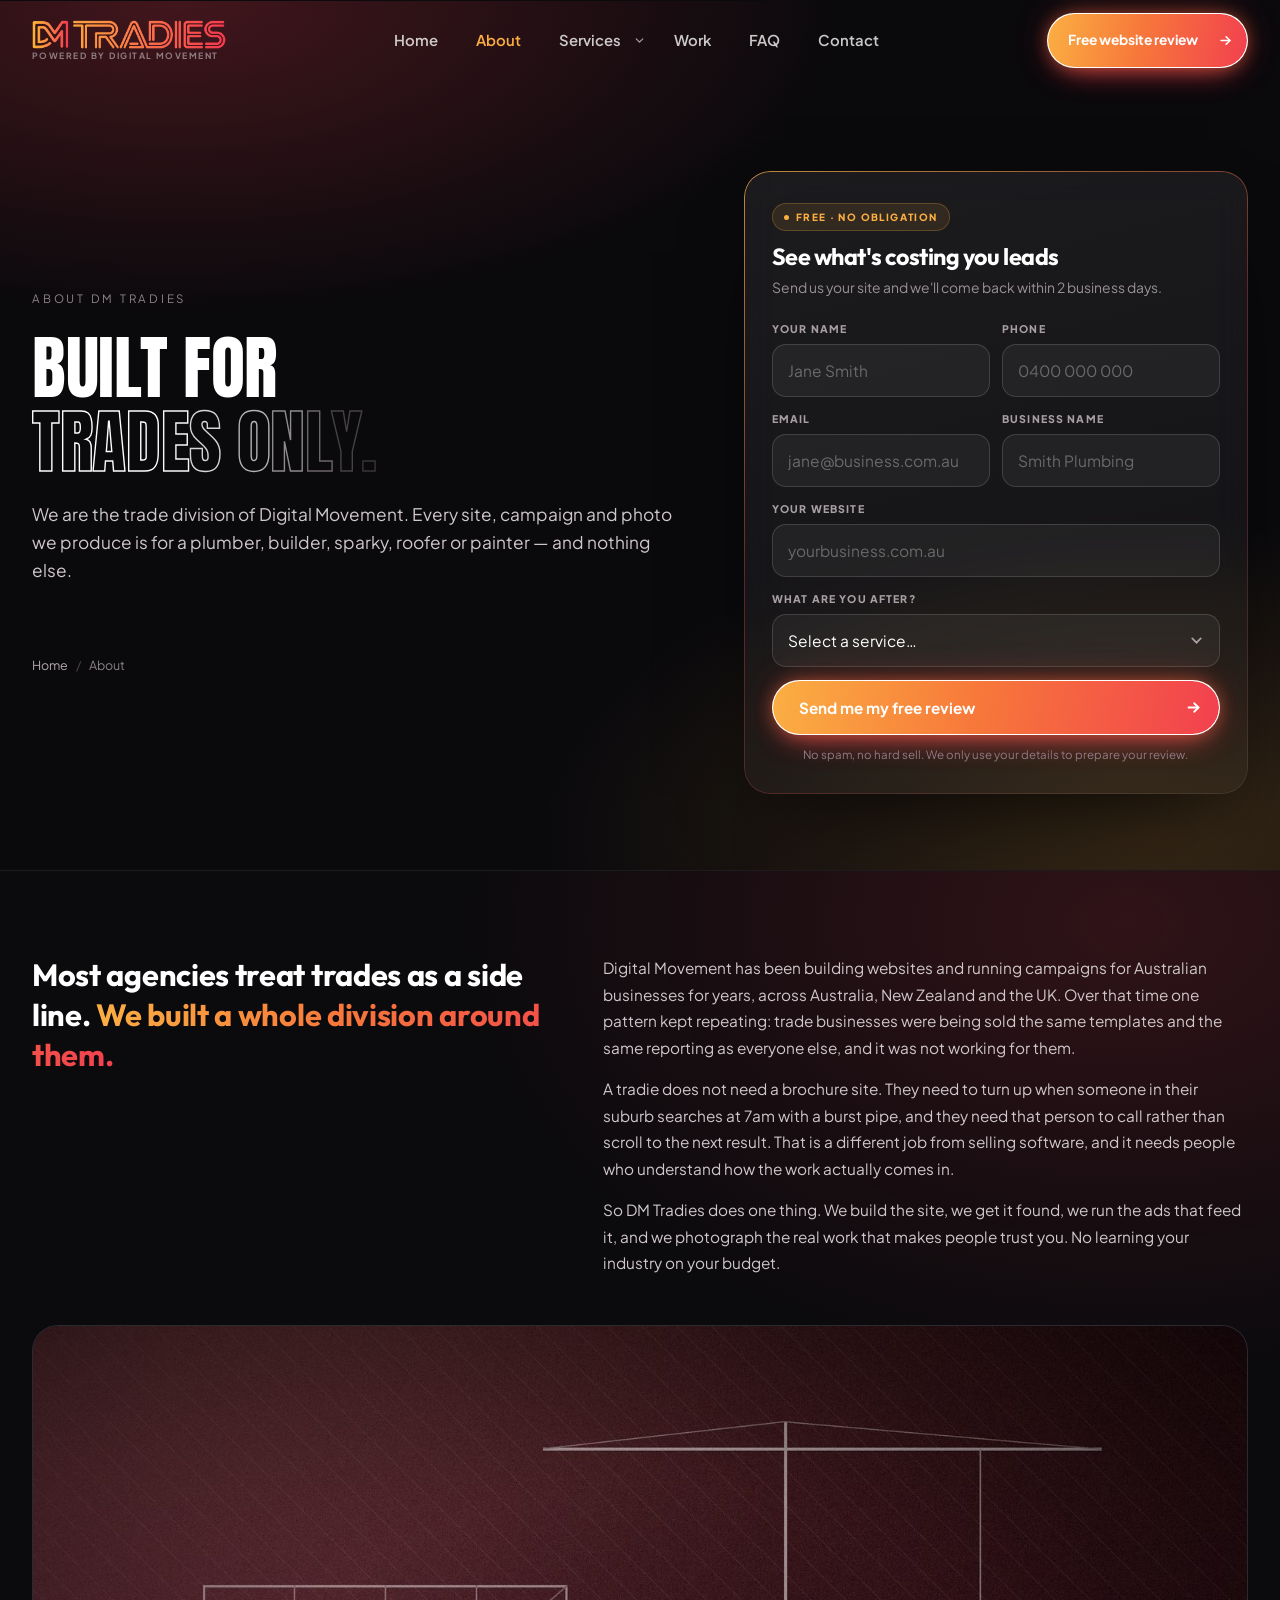
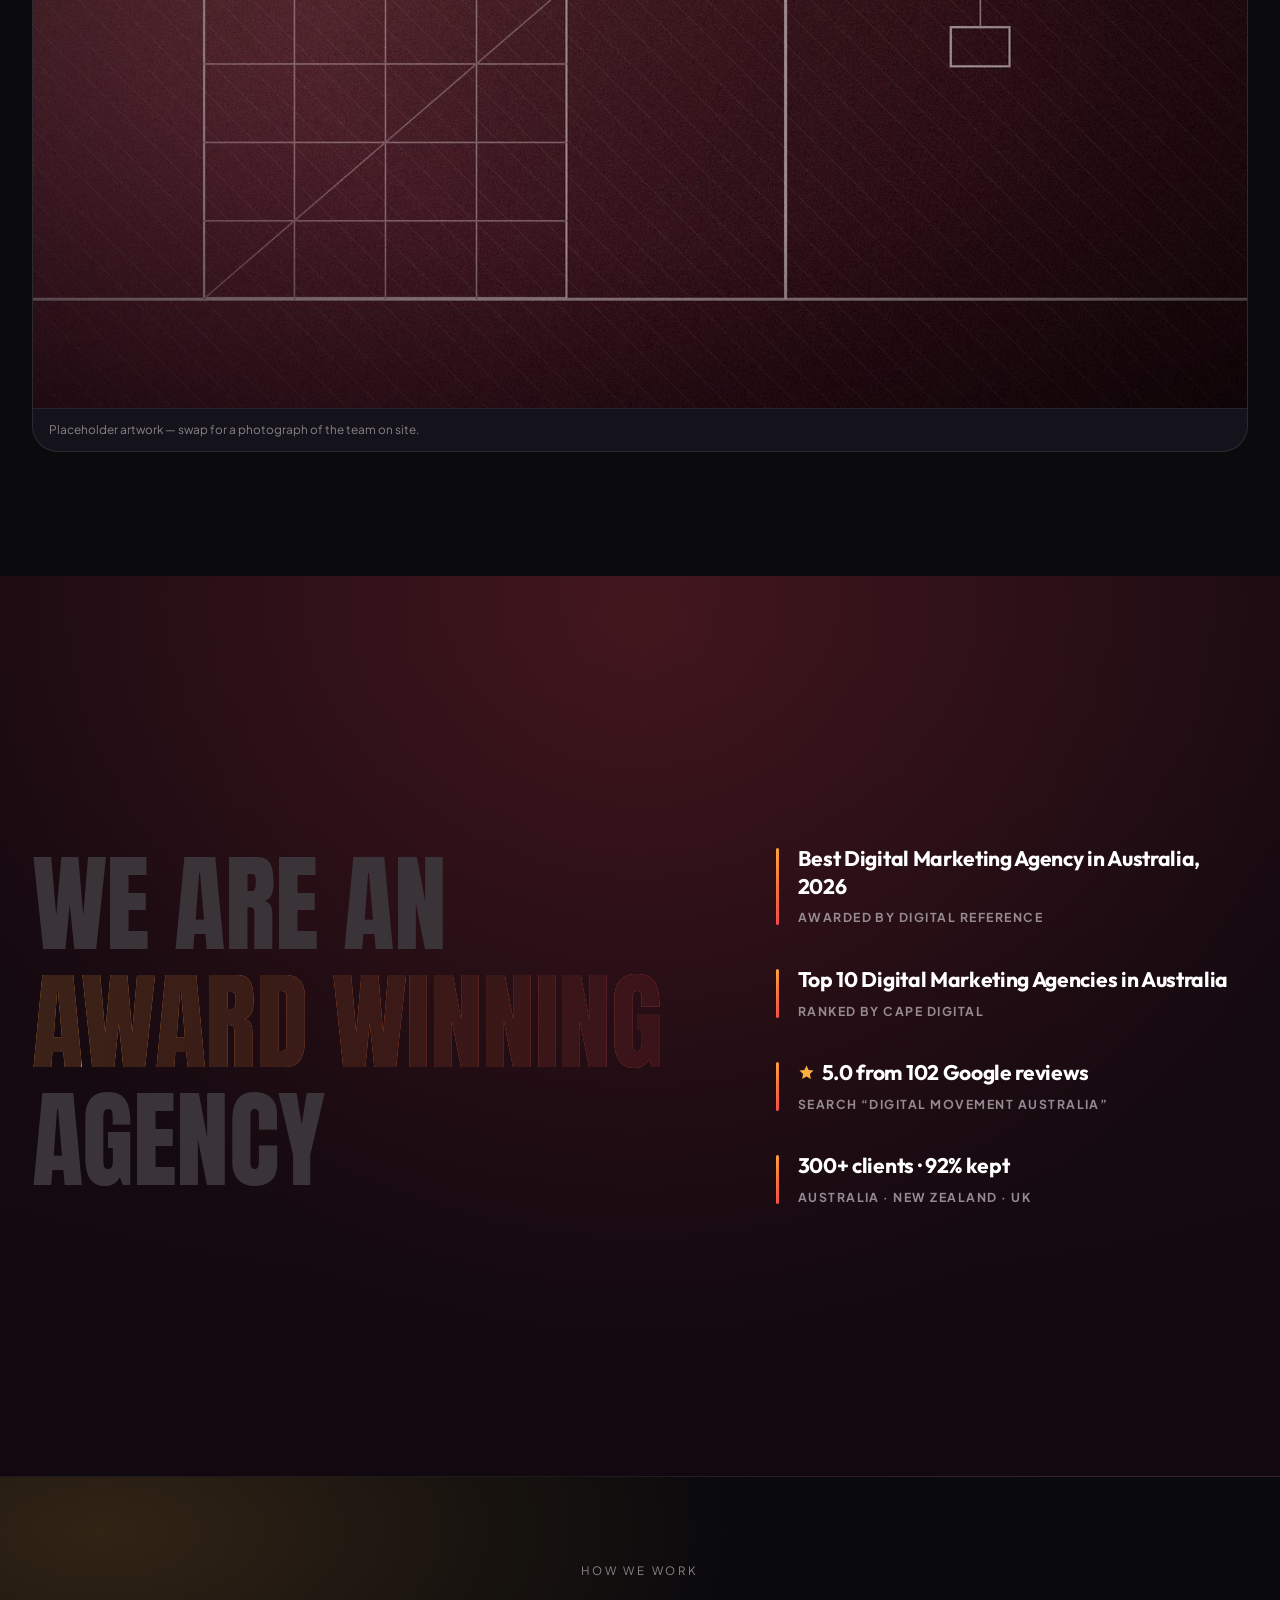
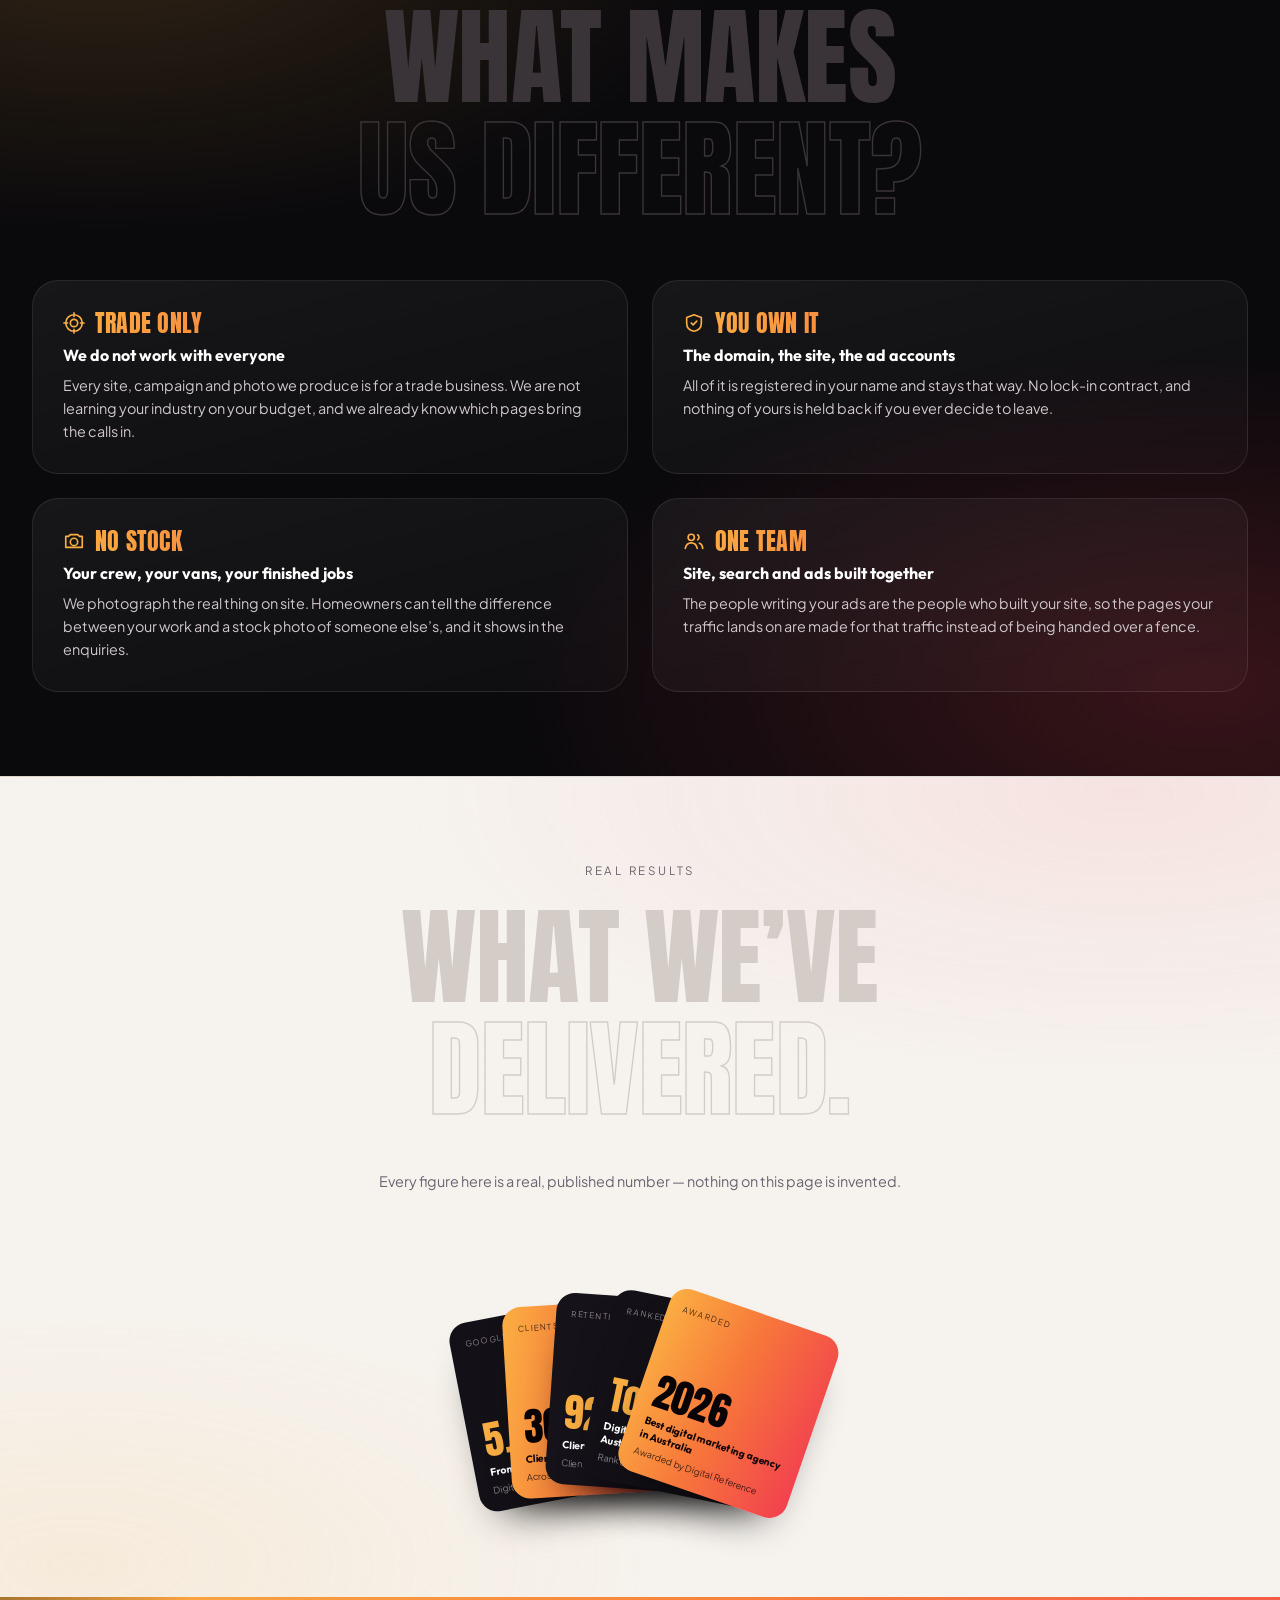
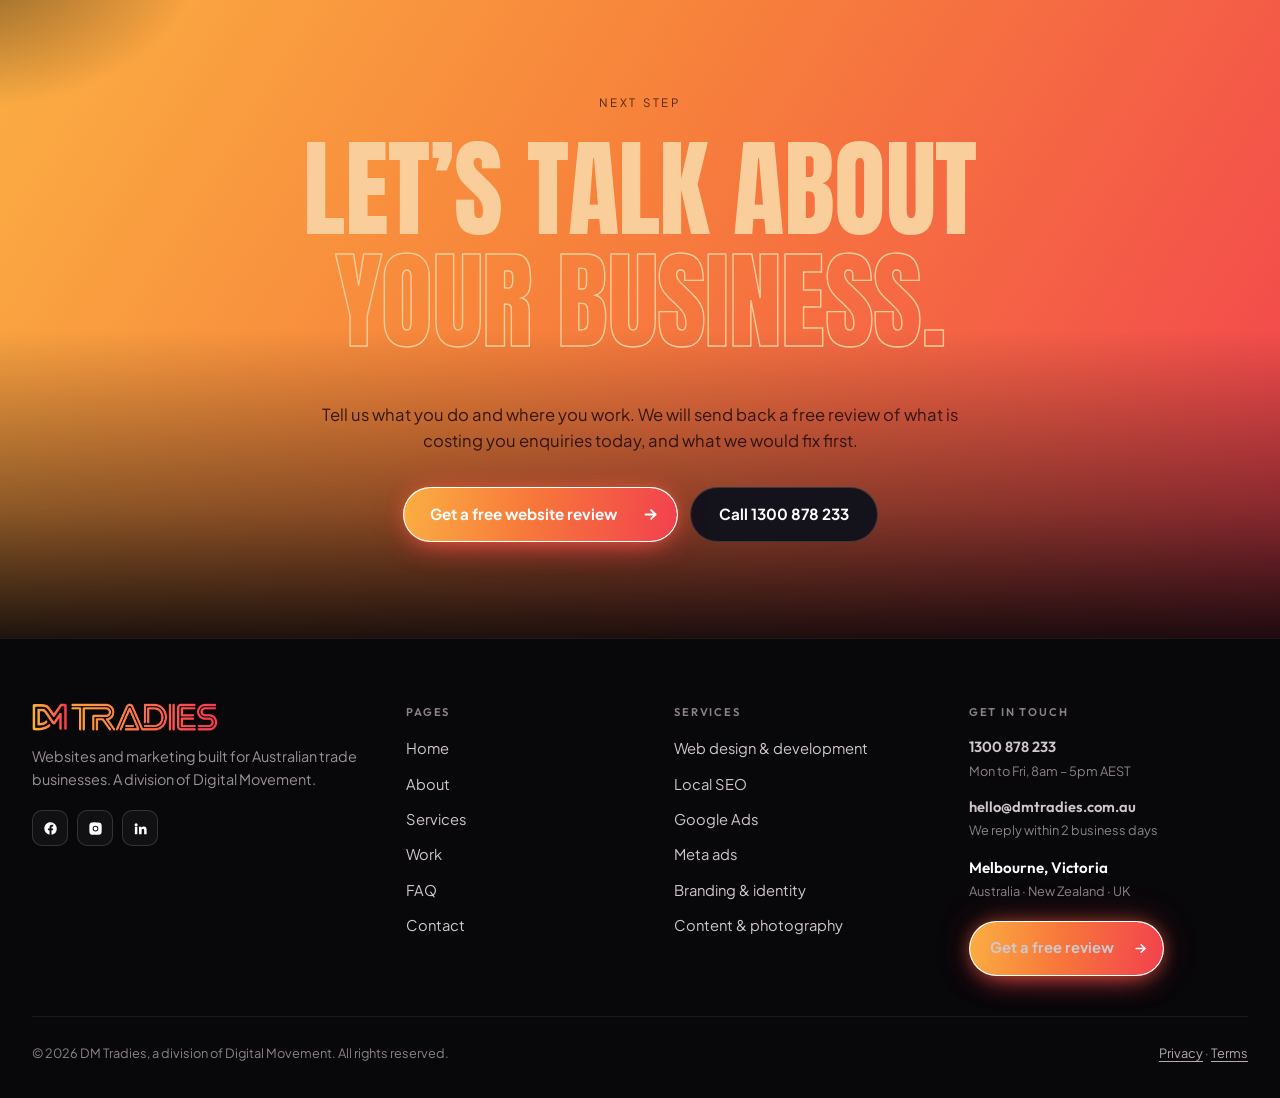
<file: about.html>
<!DOCTYPE html>
<html lang="en-AU">
<head>
<meta charset="utf-8">
<meta name="viewport" content="width=device-width, initial-scale=1, viewport-fit=cover">
<title>About DM Tradies — the trade division of Digital Movement</title>
<meta name="description" content="DM Tradies is the trade division of Digital Movement. We build websites and run the marketing behind them for Australian trade businesses, and nothing else.">
<meta name="keywords" content="digital agency for tradies, trade marketing agency australia, melbourne trade website agency">
<link rel="canonical" href="https://dmtradies.com.au/about.html">
<meta name="robots" content="index, follow, max-image-preview:large">
<meta name="theme-color" content="#0B0A0D">

<meta property="og:type" content="website">
<meta property="og:site_name" content="DM Tradies">
<meta property="og:locale" content="en_AU">
<meta property="og:title" content="About DM Tradies — the trade division of Digital Movement">
<meta property="og:description" content="DM Tradies is the trade division of Digital Movement. We build websites and run the marketing behind them for Australian trade businesses, and nothing else.">
<meta property="og:url" content="https://dmtradies.com.au/about.html">
<meta name="twitter:card" content="summary_large_image">
<meta name="twitter:title" content="About DM Tradies — the trade division of Digital Movement">
<meta name="twitter:description" content="DM Tradies is the trade division of Digital Movement. We build websites and run the marketing behind them for Australian trade businesses, and nothing else.">

<link rel="preconnect" href="https://fonts.googleapis.com">
<link rel="preconnect" href="https://fonts.gstatic.com" crossorigin>
<link href="https://fonts.googleapis.com/css2?family=Anton&family=Instrument+Serif:ital@1&family=Outfit:wght@300;400;500;600;700;800&family=Plus+Jakarta+Sans:wght@400;500;600;700&display=swap" rel="stylesheet">
<link rel="stylesheet" href="assets/site.css">
<script src="assets/site.js" defer></script>
<script type="application/ld+json">{"@context":"https://schema.org","@type":"ProfessionalService","@id":"https://dmtradies.com.au/#organization","name":"DM Tradies","alternateName":"DM Tradies by Digital Movement","description":"Websites and marketing built for Australian trade businesses. A division of Digital Movement.","url":"https://dmtradies.com.au/","telephone":"+611300878233","email":"hello@dmtradies.com.au","parentOrganization":{"@type":"Organization","name":"Digital Movement"},"address":{"@type":"PostalAddress","addressLocality":"Melbourne","addressRegion":"VIC","addressCountry":"AU"},"areaServed":[{"@type":"Country","name":"Australia"},{"@type":"Country","name":"New Zealand"},{"@type":"Country","name":"United Kingdom"}],"aggregateRating":{"@type":"AggregateRating","ratingValue":"5.0","reviewCount":"102","bestRating":"5"},"sameAs":["https://www.facebook.com/digitalmovement.com.au","https://www.instagram.com/digitalmovement.com.au/","https://www.linkedin.com/company/31273811"],"openingHoursSpecification":[{"@type":"OpeningHoursSpecification","dayOfWeek":["Monday","Tuesday","Wednesday","Thursday","Friday"],"opens":"08:00","closes":"17:00"}]}</script>
<script type="application/ld+json">{"@context":"https://schema.org","@type":"WebSite","@id":"https://dmtradies.com.au/#website","name":"DM Tradies","url":"https://dmtradies.com.au/","publisher":{"@id":"https://dmtradies.com.au/#organization"},"inLanguage":"en-AU"}</script>
<script type="application/ld+json">{"@context":"https://schema.org","@type":"BreadcrumbList","itemListElement":[{"@type":"ListItem","position":1,"name":"Home","item":"https://dmtradies.com.au/"},{"@type":"ListItem","position":2,"name":"About","item":"https://dmtradies.com.au/about.html"}]}</script>
</head>
<body>
<a class="skip-link" href="#main">Skip to content</a>
<!-- ================= HEADER ================= -->
<header class="site" id="siteHeader">
  <div class="wrap">
    <nav class="nav" aria-label="Main">
      <a class="brand" href="index.html" aria-label="DM Tradies by Digital Movement — home">
        <span class="brand-logo logo-mark" role="img" aria-label="DM Tradies"></span>
        <span class="brand-by">Powered by Digital Movement</span>
      </a>

      <div class="nav-links" id="navLinks">
        <a href="index.html">Home</a>
        <a href="about.html" class="active" aria-current="page">About</a>
        <div class="nav-item" data-sub>
          <a href="services.html">Services</a>
          <button class="nav-caret" type="button" aria-expanded="false" aria-controls="svcMenu"
                  aria-label="Show services menu"><svg viewBox="0 0 24 24" fill="none" stroke="currentColor" stroke-width="2.4" stroke-linecap="round" stroke-linejoin="round" aria-hidden="true"><path d="m6 9 6 6 6-6"/></svg></button>
          <div class="nav-sub" id="svcMenu">
            <a href="services/web-design.html">Web design &amp; development<i>01</i></a>
            <a href="services/local-seo.html">Local SEO<i>02</i></a>
            <a href="services/google-ads.html">Google Ads<i>03</i></a>
            <a href="services/meta-ads.html">Meta ads<i>04</i></a>
            <a href="services/branding.html">Branding &amp; identity<i>05</i></a>
            <a href="services/content-photography.html">Content &amp; photography<i>06</i></a>
            <a class="nav-sub-all" href="services.html">All services<span aria-hidden="true">&rarr;</span></a>
          </div>
        </div>
        <a href="work.html">Work</a>
        <a href="faq.html">FAQ</a>
        <a href="contact.html">Contact</a>
      </div>

      <div class="nav-right">
        <a class="btn btn--primary btn--sm nav-cta" href="contact.html">
          Free website review
          <span class="btn-arrow" aria-hidden="true"><svg viewBox="0 0 24 24" fill="none" stroke="currentColor" stroke-width="2.6" stroke-linecap="round" stroke-linejoin="round"><path d="M5 12h14"/><path d="m13 6 6 6-6 6"/></svg></span>
        </a>
        <a class="call-mini" href="tel:1300878233" aria-label="Call DM Tradies on 1300 878 233">
          <svg viewBox="0 0 24 24" fill="none" stroke="currentColor" stroke-width="2.2" stroke-linecap="round" stroke-linejoin="round"><path d="M22 16.9v3a2 2 0 0 1-2.2 2 19.8 19.8 0 0 1-8.6-3.1 19.5 19.5 0 0 1-6-6A19.8 19.8 0 0 1 2.1 4.2 2 2 0 0 1 4.1 2h3a2 2 0 0 1 2 1.7c.1 1 .4 1.9.7 2.8a2 2 0 0 1-.5 2.1L8.1 9.9a16 16 0 0 0 6 6l1.3-1.2a2 2 0 0 1 2.1-.5c.9.3 1.8.6 2.8.7a2 2 0 0 1 1.7 2z"/></svg>
        </a>
        <button class="burger" id="burger" aria-label="Open menu" aria-expanded="false" aria-controls="drawer"><i></i><i></i><i></i></button>
      </div>
    </nav>
  </div>
</header>

<!-- ================= MOBILE DRAWER ================= -->
<div class="drawer" id="drawer">
  <div class="drawer-panel">
    <a class="dl" href="index.html">Home <span>01</span></a>
    <a class="dl" href="about.html" aria-current="page">About <span>02</span></a>
    <div class="dl-row" data-drawer-sub>
      <a class="dl" href="services.html">Services <span>03</span></a>
      <button class="dl-caret" type="button" aria-expanded="false" aria-controls="drawerSvc"
              aria-label="Show services"><svg viewBox="0 0 24 24" fill="none" stroke="currentColor" stroke-width="2.4" stroke-linecap="round" stroke-linejoin="round" aria-hidden="true"><path d="m6 9 6 6 6-6"/></svg></button>
    </div>
    <div class="drawer-sub" id="drawerSvc"><div>
        <a href="services/web-design.html">Web design &amp; development</a>
        <a href="services/local-seo.html">Local SEO</a>
        <a href="services/google-ads.html">Google Ads</a>
        <a href="services/meta-ads.html">Meta ads</a>
        <a href="services/branding.html">Branding &amp; identity</a>
        <a href="services/content-photography.html">Content &amp; photography</a>
    </div></div>
    <a class="dl" href="work.html">Work <span>04</span></a>
    <a class="dl" href="faq.html">FAQ <span>05</span></a>
    <a class="dl" href="contact.html">Contact <span>06</span></a>
    <div class="drawer-foot">
      <a class="btn btn--primary btn--block" href="contact.html">
        Free website review
        <span class="btn-arrow" aria-hidden="true"><svg viewBox="0 0 24 24" fill="none" stroke="currentColor" stroke-width="2.6" stroke-linecap="round" stroke-linejoin="round"><path d="M5 12h14"/><path d="m13 6 6 6-6 6"/></svg></span>
      </a>
      <p class="fine">A division of Digital Movement</p>
    </div>
  </div>
</div>

<main id="main">

<section class="page-head">
  <div class="wrap">
    <div class="hero-inner">
      <div class="ph-copy">
        <div class="sec-head">
          <p class="sec-eyebrow rv">About DM Tradies</p>
          <h1 class="lit"><span class="w">Built</span> <span class="w">for</span>
            <span class="outline"><span class="w">trades</span> <span class="w">only.</span></span></h1>
        <p class="sec-sub rv">We are the trade division of Digital Movement. Every site, campaign and photo we produce is for a plumber, builder, sparky, roofer or painter &mdash; and nothing else.</p>
        </div>
      <p class="crumbs rv" aria-label="Breadcrumb"><a href="index.html">Home</a><span>/</span>About</p>
      </div>

      <div class="hero-form rv" id="hero-form">
        <div class="hf-head">
          <span class="hf-tag"><i></i>Free · No obligation</span>
          <h2>See what's costing you leads</h2>
          <p>Send us your site and we'll come back within 2 business days.</p>
        </div>

        <form class="quote-form" novalidate>
          <div class="form-body">
            <div class="grid-2">
              <div class="field">
                <label for="h-name">Your name</label>
                <input id="h-name" name="name" type="text" placeholder="Jane Smith" autocomplete="name" required>
                <span class="msg">Please enter your name</span>
              </div>
              <div class="field">
                <label for="h-phone">Phone</label>
                <input id="h-phone" name="phone" type="tel" placeholder="0400 000 000" autocomplete="tel" required>
                <span class="msg">Enter a valid phone number</span>
              </div>
            </div>
            <div class="grid-2">
              <div class="field">
                <label for="h-email">Email</label>
                <input id="h-email" name="email" type="email" placeholder="jane@business.com.au" autocomplete="email" required>
                <span class="msg">Enter a valid email</span>
              </div>
              <div class="field">
                <label for="h-business">Business name</label>
                <input id="h-business" name="business" type="text" placeholder="Smith Plumbing" autocomplete="organization">
              </div>
            </div>
            <div class="field">
              <label for="h-site">Your website</label>
              <input id="h-site" name="website" type="text" placeholder="yourbusiness.com.au" autocomplete="url">
            </div>
            <div class="field">
              <label for="h-service">What are you after?</label>
              <select id="h-service" name="service" required>
                <option value="">Select a service…</option>
                <option>A new website</option>
                <option>Website redesign</option>
                <option>SEO &amp; Google Maps</option>
                <option>Google Ads &amp; lead gen</option>
                <option>Branding &amp; logo</option>
                <option>Website care &amp; hosting</option>
                <option>Not sure yet</option>
              </select>
              <span class="msg">Please choose a service</span>
            </div>
            <button class="btn btn--primary btn--block" type="submit">
              Send me my free review
              <span class="btn-arrow" aria-hidden="true"><svg viewBox="0 0 24 24" fill="none" stroke="currentColor" stroke-width="2.6" stroke-linecap="round" stroke-linejoin="round"><path d="M5 12h14"/><path d="m13 6 6 6-6 6"/></svg></span>
            </button>
            <p class="form-fine">No spam, no hard sell. We only use your details to prepare your review.</p>
          </div>

          <div class="form-ok">
            <span class="ok-ic"><svg viewBox="0 0 24 24" fill="none" stroke="currentColor" stroke-width="2.6" stroke-linecap="round" stroke-linejoin="round"><path d="m5 13 4 4L19 7"/></svg></span>
            <h3>Thanks — review requested</h3>
            <p>We'll be back within 2 business days. Sooner? Call <a href="tel:1300878233">1300 878 233</a>.</p>
          </div>
        </form>
      </div>
    </div>
  </div>
</section>

<!-- ================= INTRO ================= -->
<section class="prose">
  <div class="wrap">
    <div class="prose-grid">
      <p class="prose-lead rv">Most agencies treat trades as a side line.
        <em>We built a whole division around them.</em></p>
      <div class="prose-body rv">
        <p>Digital Movement has been building websites and running campaigns for Australian
          businesses for years, across Australia, New Zealand and the UK. Over that time one
          pattern kept repeating: trade businesses were being sold the same templates and the
          same reporting as everyone else, and it was not working for them.</p>
        <p>A tradie does not need a brochure site. They need to turn up when someone in their
          suburb searches at 7am with a burst pipe, and they need that person to call rather
          than scroll to the next result. That is a different job from selling software, and
          it needs people who understand how the work actually comes in.</p>
        <p>So DM Tradies does one thing. We build the site, we get it found, we run the ads
          that feed it, and we photograph the real work that makes people trust you. No
          learning your industry on your budget.</p>
      </div>
    </div>

    <figure class="fig fig--wide rv">
      <img src="assets/img/about-crew.jpg"
           alt="A building frame and tower crane on a construction site, drawn in line"
           width="1600" height="900" loading="lazy" decoding="async">
      <figcaption>Placeholder artwork &mdash; swap for a photograph of the team on site.</figcaption>
    </figure>
  </div>
</section>

<section class="statement">
  <div class="wrap">
    <div class="st-grid">
      <h2 class="st-head rv lit" id="stHead">
        <span><i><span class="w">We</span> <span class="w">are</span> <span class="w">an</span></i></span>
        <span><i class="accent"><span class="w">Award</span> <span class="w">winning</span></i></span>
        <span><i><span class="w">Agency</span></i></span>
      </h2>

      <ul class="awards rv">
        <li>
          <h3 class="aw-title">Best Digital Marketing Agency in Australia, 2026</h3>
          <p class="aw-meta">Awarded by Digital Reference</p>
        </li>
        <li>
          <h3 class="aw-title">Top 10 Digital Marketing Agencies in Australia</h3>
          <p class="aw-meta">Ranked by Cape Digital</p>
        </li>
        <li>
          <a class="awards-link" href="https://www.google.com/search?q=Digital+Movement+Melbourne"
             target="_blank" rel="noopener noreferrer">
            <h3 class="aw-title"><svg viewBox="0 0 24 24" fill="currentColor" aria-hidden="true"><path d="m12 2 3 6.3 6.9 1-5 4.9 1.2 6.8L12 17.8 5.9 21l1.2-6.8-5-4.9 6.9-1z"/></svg> 5.0 from 102 Google reviews</h3>
            <p class="aw-meta">Search &ldquo;Digital Movement Australia&rdquo;</p>
          </a>
        </li>
        <li>
          <h3 class="aw-title">300+ clients · 92% kept</h3>
          <p class="aw-meta">Australia · New Zealand · UK</p>
        </li>
      </ul>
    </div>
  </div>
</section><!-- ================= WHAT MAKES US DIFFERENT ================= -->
<section class="vals" id="different">
  <div class="wrap">
    <div class="sec-head">
      <p class="sec-eyebrow rv">How we work</p>
      <h2 class="lit"><span class="w">What</span> <span class="w">makes</span>
        <span class="outline"><span class="w">us</span> <span class="w">different?</span></span></h2>
    </div>
    <div class="vals-grid">
      <article class="val rv">
        <p class="val-kicker"><svg viewBox="0 0 24 24" aria-hidden="true"><circle cx="12" cy="12" r="9"/><circle cx="12" cy="12" r="4"/><path d="M12 1v4M12 19v4M1 12h4M19 12h4"/></svg>Trade only</p>
        <h3>We do not work with everyone</h3>
        <p>Every site, campaign and photo we produce is for a trade business. We are not
          learning your industry on your budget, and we already know which pages bring the
          calls in.</p>
      </article>
      <article class="val rv">
        <p class="val-kicker"><svg viewBox="0 0 24 24" aria-hidden="true"><path d="M12 3 4 6v6c0 5 3.4 8.3 8 9 4.6-.7 8-4 8-9V6z"/><path d="m9 12 2 2 4-4"/></svg>You own it</p>
        <h3>The domain, the site, the ad accounts</h3>
        <p>All of it is registered in your name and stays that way. No lock-in contract, and
          nothing of yours is held back if you ever decide to leave.</p>
      </article>
      <article class="val rv">
        <p class="val-kicker"><svg viewBox="0 0 24 24" aria-hidden="true"><path d="M3 7h3l2-2h8l2 2h3v12H3z"/><circle cx="12" cy="13" r="4"/></svg>No stock</p>
        <h3>Your crew, your vans, your finished jobs</h3>
        <p>We photograph the real thing on site. Homeowners can tell the difference between
          your work and a stock photo of someone else&rsquo;s, and it shows in the enquiries.</p>
      </article>
      <article class="val rv">
        <p class="val-kicker"><svg viewBox="0 0 24 24" aria-hidden="true"><circle cx="9" cy="8" r="3.4"/><path d="M2.5 20c.8-4 3.5-6 6.5-6s5.7 2 6.5 6"/><path d="M16 5.2a3.4 3.4 0 0 1 0 5.6M18 14.4c2.2.8 3.3 2.7 3.5 5.6"/></svg>One team</p>
        <h3>Site, search and ads built together</h3>
        <p>The people writing your ads are the people who built your site, so the pages your
          traffic lands on are made for that traffic instead of being handed over a fence.</p>
      </article>
    </div>
  </div>
</section>

<section class="res" id="results">
  <div class="wrap">
    <div class="sec-head">
      <p class="sec-eyebrow rv">Real results</p>
      <h2 class="lit" id="resHead"><span class="w">What</span> <span class="w">we&rsquo;ve</span>
        <span class="outline"><span class="w">delivered.</span></span></h2>
    </div>

    <p class="res-note rv">Every figure here is a real, published number &mdash; nothing on this page is invented.</p>

    <div class="res-fan" id="resFan">
        <article class="res-card" style="--face:#131117;--ink:#fff;--accent:var(--amber);--meta:#8B8288;--rot:-11deg;--lift:34px">
          <p class="res-tag">Google</p>
          <p class="res-num">5.0</p>
          <p class="res-label">From 102 Google reviews</p>
          <p class="res-meta">Digital Movement Australia</p>
        </article>
        <article class="res-card" style="--face:var(--grad);--ink:#150609;--accent:#0A0306;--meta:rgba(10,3,6,.72);--rot:-5.5deg;--lift:12px">
          <p class="res-tag">Clients</p>
          <p class="res-num">300+</p>
          <p class="res-label">Clients</p>
          <p class="res-meta">Across AU, NZ and the UK</p>
        </article>
        <article class="res-card" style="--face:#15121A;--ink:#fff;--accent:var(--amber);--meta:#8B8288;--rot:0deg;--lift:-14px">
          <p class="res-tag">Retention</p>
          <p class="res-num">92%</p>
          <p class="res-label">Client retention rate</p>
          <p class="res-meta">Clients who stay with us</p>
        </article>
        <article class="res-card" style="--face:#131117;--ink:#fff;--accent:var(--amber);--meta:#8B8288;--rot:5.5deg;--lift:12px">
          <p class="res-tag">Ranked</p>
          <p class="res-num">Top 10</p>
          <p class="res-label">Digital marketing agencies in Australia</p>
          <p class="res-meta">Ranked by Cape Digital</p>
        </article>
        <article class="res-card" style="--face:var(--grad);--ink:#150609;--accent:#0A0306;--meta:rgba(10,3,6,.72);--rot:11deg;--lift:34px">
          <p class="res-tag">Awarded</p>
          <p class="res-num">2026</p>
          <p class="res-label">Best digital marketing agency in Australia</p>
          <p class="res-meta">Awarded by Digital Reference</p>
        </article>
    </div>
  </div>
</section><!-- ================= CLOSING CTA ================= -->
<section class="cta-band">
  <div class="wrap">
    <div class="cta-inner">
      <div class="sec-head">
        <p class="sec-eyebrow rv">Next step</p>
        <h2 class="lit"><span class="w">Let&rsquo;s</span> <span class="w">talk</span> <span class="w">about</span>
          <span class="outline"><span class="w">your</span> <span class="w">business.</span></span></h2>
      </div>
      <p class="cta-copy rv">Tell us what you do and where you work. We will send back a free review of what is costing you enquiries today, and what we would fix first.</p>
      <div class="cta-actions rv">
        <a class="btn btn--primary" href="contact.html">Get a free website review <span class="btn-arrow" aria-hidden="true"><svg viewBox="0 0 24 24" fill="none" stroke="currentColor" stroke-width="2.6" stroke-linecap="round" stroke-linejoin="round"><path d="M5 12h14"/><path d="m13 6 6 6-6 6"/></svg></span></a>
        <a class="btn btn--ink" href="tel:1300878233">Call 1300 878 233</a>
      </div>
    </div>
  </div>
</section>

</main>

<!-- ================= FOOTER ================= -->
<footer class="site-foot">
  <div class="wrap">
    <div class="foot-top">
      <div>
        <a class="foot-logo logo-mark" href="index.html" role="img" aria-label="DM Tradies by Digital Movement"></a>
        <p class="foot-blurb">Websites and marketing built for Australian trade businesses.
          A division of Digital Movement.</p>
        <div class="foot-social">
          <a href="https://www.facebook.com/digitalmovement.com.au" target="_blank" rel="noopener noreferrer" aria-label="Digital Movement on Facebook"><svg viewBox="0 0 24 24" aria-hidden="true"><path d="M22 12a10 10 0 1 0-11.6 9.9v-7H7.9V12h2.5V9.8c0-2.5 1.5-3.9 3.8-3.9 1.1 0 2.2.2 2.2.2v2.5h-1.2c-1.2 0-1.6.8-1.6 1.6V12h2.7l-.4 2.9h-2.3v7A10 10 0 0 0 22 12z"/></svg></a>
          <a href="https://www.instagram.com/digitalmovement.com.au/" target="_blank" rel="noopener noreferrer" aria-label="Digital Movement on Instagram"><svg viewBox="0 0 24 24" aria-hidden="true"><path d="M12 2.2c3.2 0 3.6 0 4.9.1 1.2.1 1.8.3 2.2.4.6.2 1 .5 1.4.9.4.4.7.8.9 1.4.2.4.4 1 .4 2.2.1 1.3.1 1.7.1 4.9s0 3.6-.1 4.9c-.1 1.2-.3 1.8-.4 2.2-.2.6-.5 1-.9 1.4-.4.4-.8.7-1.4.9-.4.2-1 .4-2.2.4-1.3.1-1.7.1-4.9.1s-3.6 0-4.9-.1c-1.2-.1-1.8-.3-2.2-.4-.6-.2-1-.5-1.4-.9-.4-.4-.7-.8-.9-1.4-.2-.4-.4-1-.4-2.2C2.2 15.6 2.2 15.2 2.2 12s0-3.6.1-4.9c.1-1.2.3-1.8.4-2.2.2-.6.5-1 .9-1.4.4-.4.8-.7 1.4-.9.4-.2 1-.4 2.2-.4 1.3-.1 1.7-.1 4.8-.1zm0 5.2a4.6 4.6 0 1 0 0 9.2 4.6 4.6 0 0 0 0-9.2zm0 7.6a3 3 0 1 1 0-6 3 3 0 0 1 0 6zm5.9-7.8a1.1 1.1 0 1 1-2.2 0 1.1 1.1 0 0 1 2.2 0z"/></svg></a>
          <a href="https://www.linkedin.com/company/31273811" target="_blank" rel="noopener noreferrer" aria-label="Digital Movement on LinkedIn"><svg viewBox="0 0 24 24" aria-hidden="true"><path d="M4.98 3.5a2.5 2.5 0 1 1 0 5 2.5 2.5 0 0 1 0-5zM3 9h4v12H3zM9.5 9h3.8v1.7h.1c.5-1 1.8-2 3.7-2 4 0 4.7 2.5 4.7 5.9V21h-4v-5.6c0-1.3 0-3-1.9-3s-2.1 1.4-2.1 2.9V21h-4z"/></svg></a>
        </div>
      </div>

      <div class="foot-col">
        <h3>Pages</h3>
        <ul>
          <li><a href="index.html">Home</a></li>
          <li><a href="about.html">About</a></li>
          <li><a href="services.html">Services</a></li>
          <li><a href="work.html">Work</a></li>
          <li><a href="faq.html">FAQ</a></li>
          <li><a href="contact.html">Contact</a></li>
        </ul>
      </div>

      <div class="foot-col">
        <h3>Services</h3>
        <ul>
          <li><a href="services/web-design.html">Web design &amp; development</a></li>
          <li><a href="services/local-seo.html">Local SEO</a></li>
          <li><a href="services/google-ads.html">Google Ads</a></li>
          <li><a href="services/meta-ads.html">Meta ads</a></li>
          <li><a href="services/branding.html">Branding &amp; identity</a></li>
          <li><a href="services/content-photography.html">Content &amp; photography</a></li>
        </ul>
      </div>

      <div class="foot-col foot-contact">
        <h3>Get in touch</h3>
        <ul>
          <li><a class="fc-strong" href="tel:1300878233">1300 878 233</a>
            <span class="fc-sub">Mon to Fri, 8am &ndash; 5pm AEST</span></li>
          <li><a class="fc-strong" href="mailto:hello@dmtradies.com.au">hello@dmtradies.com.au</a>
            <span class="fc-sub">We reply within 2 business days</span></li>
          <li><span class="fc-strong">Melbourne, Victoria</span>
            <span class="fc-sub">Australia &middot; New Zealand &middot; UK</span></li>
        </ul>
        <a class="btn btn--primary btn--sm foot-cta" href="contact.html">
          Get a free review
          <span class="btn-arrow" aria-hidden="true"><svg viewBox="0 0 24 24" fill="none" stroke="currentColor" stroke-width="2.6" stroke-linecap="round" stroke-linejoin="round"><path d="M5 12h14"/><path d="m13 6 6 6-6 6"/></svg></span>
        </a>
      </div>
    </div>

    <div class="foot-bottom">
      <p class="foot-fine">&copy; <span id="yr">2026</span> DM Tradies, a division of Digital Movement. All rights reserved.</p>
      <p class="foot-fine"><a href="#">Privacy</a> &middot; <a href="#">Terms</a></p>
    </div>
  </div>
</footer>

</body>
</html>
</file>
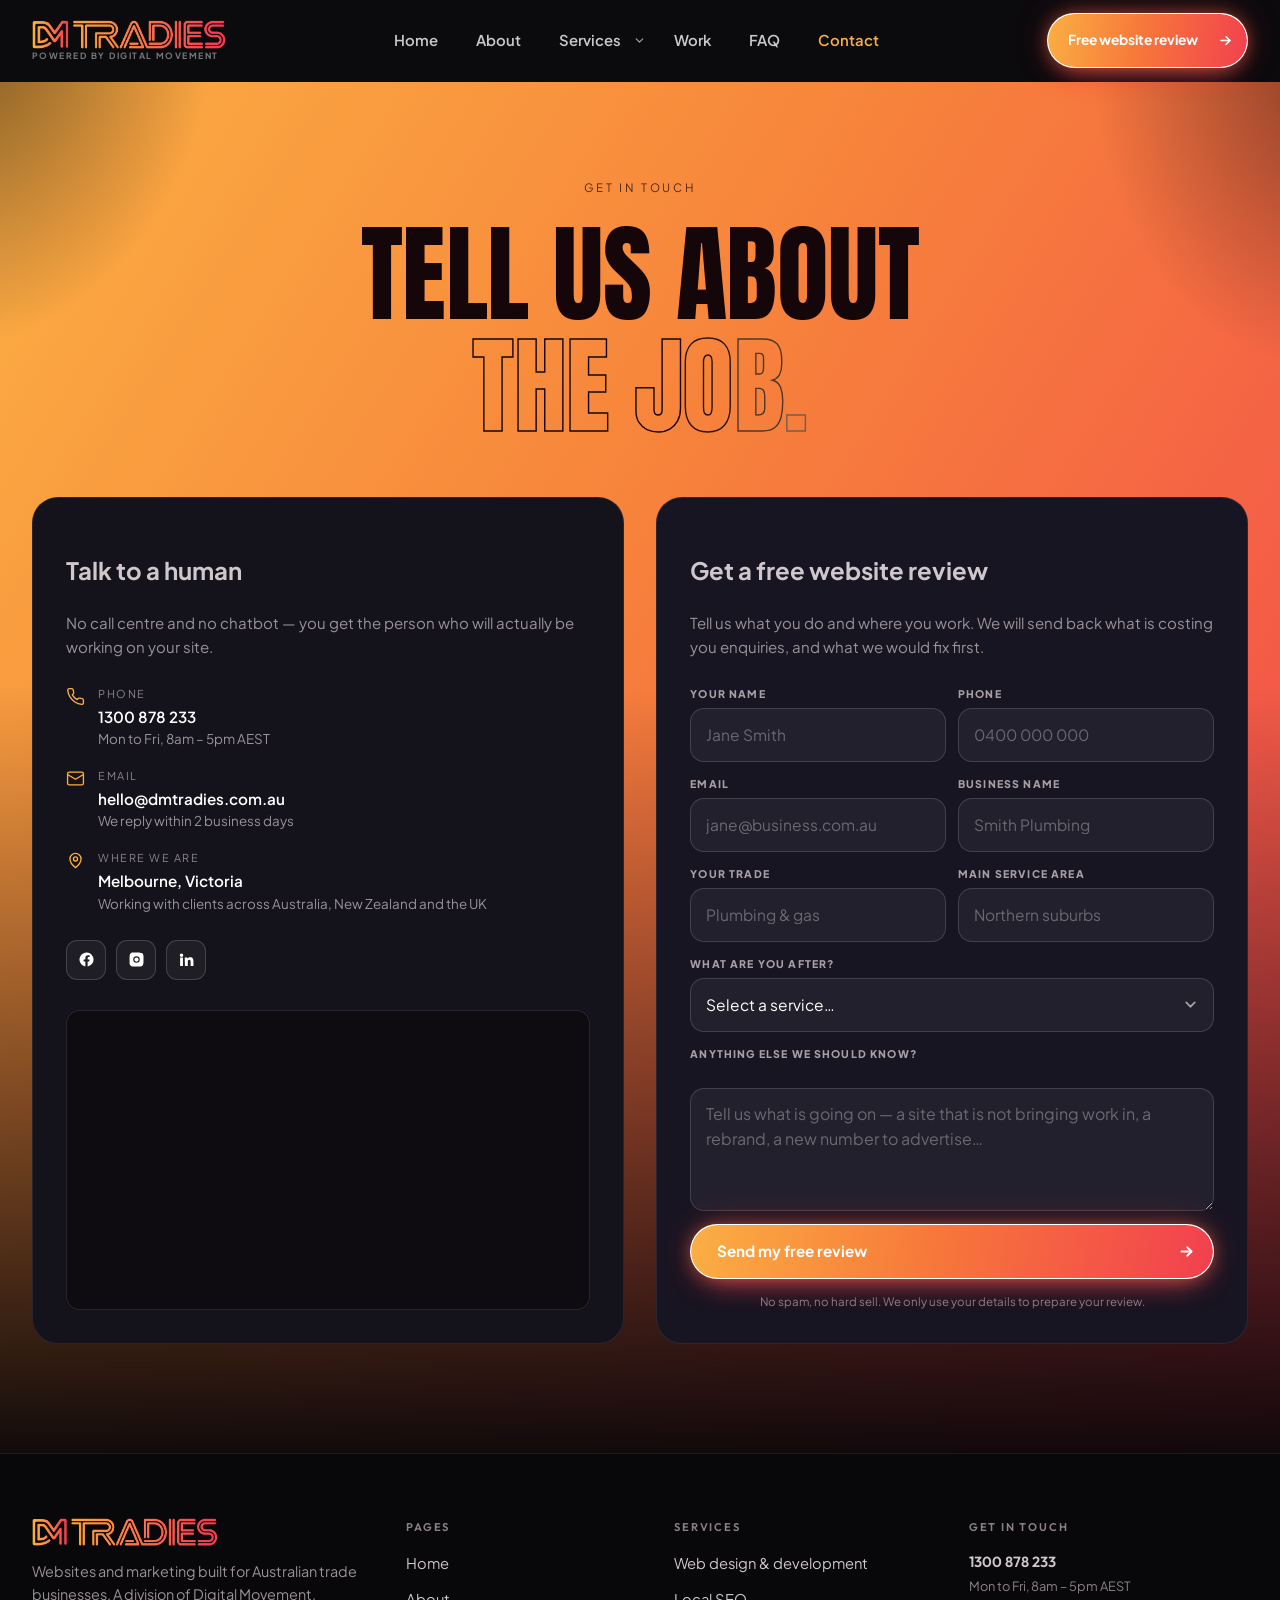
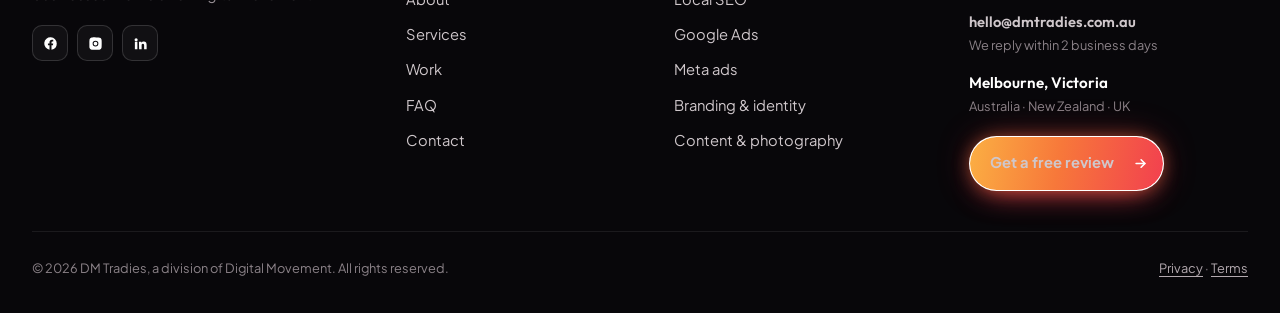
<file: contact.html>
<!DOCTYPE html>
<html lang="en-AU">
<head>
<meta charset="utf-8">
<meta name="viewport" content="width=device-width, initial-scale=1, viewport-fit=cover">
<title>Contact DM Tradies — get a free website review</title>
<meta name="description" content="Tell us about the job. Call 1300 878 233 or send a few details and we will come back with a free review of what is costing you enquiries.">
<meta name="keywords" content="contact dm tradies, free website review, tradie website quote melbourne">
<link rel="canonical" href="https://dmtradies.com.au/contact.html">
<meta name="robots" content="index, follow, max-image-preview:large">
<meta name="theme-color" content="#0B0A0D">

<meta property="og:type" content="website">
<meta property="og:site_name" content="DM Tradies">
<meta property="og:locale" content="en_AU">
<meta property="og:title" content="Contact DM Tradies — get a free website review">
<meta property="og:description" content="Tell us about the job. Call 1300 878 233 or send a few details and we will come back with a free review of what is costing you enquiries.">
<meta property="og:url" content="https://dmtradies.com.au/contact.html">
<meta name="twitter:card" content="summary_large_image">
<meta name="twitter:title" content="Contact DM Tradies — get a free website review">
<meta name="twitter:description" content="Tell us about the job. Call 1300 878 233 or send a few details and we will come back with a free review of what is costing you enquiries.">

<link rel="preconnect" href="https://fonts.googleapis.com">
<link rel="preconnect" href="https://fonts.gstatic.com" crossorigin>
<link href="https://fonts.googleapis.com/css2?family=Anton&family=Instrument+Serif:ital@1&family=Outfit:wght@300;400;500;600;700;800&family=Plus+Jakarta+Sans:wght@400;500;600;700&display=swap" rel="stylesheet">
<link rel="stylesheet" href="assets/site.css">
<script src="assets/site.js" defer></script>
<script type="application/ld+json">{"@context":"https://schema.org","@type":"ProfessionalService","@id":"https://dmtradies.com.au/#organization","name":"DM Tradies","alternateName":"DM Tradies by Digital Movement","description":"Websites and marketing built for Australian trade businesses. A division of Digital Movement.","url":"https://dmtradies.com.au/","telephone":"+611300878233","email":"hello@dmtradies.com.au","parentOrganization":{"@type":"Organization","name":"Digital Movement"},"address":{"@type":"PostalAddress","addressLocality":"Melbourne","addressRegion":"VIC","addressCountry":"AU"},"areaServed":[{"@type":"Country","name":"Australia"},{"@type":"Country","name":"New Zealand"},{"@type":"Country","name":"United Kingdom"}],"aggregateRating":{"@type":"AggregateRating","ratingValue":"5.0","reviewCount":"102","bestRating":"5"},"sameAs":["https://www.facebook.com/digitalmovement.com.au","https://www.instagram.com/digitalmovement.com.au/","https://www.linkedin.com/company/31273811"],"openingHoursSpecification":[{"@type":"OpeningHoursSpecification","dayOfWeek":["Monday","Tuesday","Wednesday","Thursday","Friday"],"opens":"08:00","closes":"17:00"}]}</script>
<script type="application/ld+json">{"@context":"https://schema.org","@type":"BreadcrumbList","itemListElement":[{"@type":"ListItem","position":1,"name":"Home","item":"https://dmtradies.com.au/"},{"@type":"ListItem","position":2,"name":"Contact","item":"https://dmtradies.com.au/contact.html"}]}</script>
</head>
<body>
<a class="skip-link" href="#main">Skip to content</a>
<!-- ================= HEADER ================= -->
<header class="site" id="siteHeader">
  <div class="wrap">
    <nav class="nav" aria-label="Main">
      <a class="brand" href="index.html" aria-label="DM Tradies by Digital Movement — home">
        <span class="brand-logo logo-mark" role="img" aria-label="DM Tradies"></span>
        <span class="brand-by">Powered by Digital Movement</span>
      </a>

      <div class="nav-links" id="navLinks">
        <a href="index.html">Home</a>
        <a href="about.html">About</a>
        <div class="nav-item" data-sub>
          <a href="services.html">Services</a>
          <button class="nav-caret" type="button" aria-expanded="false" aria-controls="svcMenu"
                  aria-label="Show services menu"><svg viewBox="0 0 24 24" fill="none" stroke="currentColor" stroke-width="2.4" stroke-linecap="round" stroke-linejoin="round" aria-hidden="true"><path d="m6 9 6 6 6-6"/></svg></button>
          <div class="nav-sub" id="svcMenu">
            <a href="services/web-design.html">Web design &amp; development<i>01</i></a>
            <a href="services/local-seo.html">Local SEO<i>02</i></a>
            <a href="services/google-ads.html">Google Ads<i>03</i></a>
            <a href="services/meta-ads.html">Meta ads<i>04</i></a>
            <a href="services/branding.html">Branding &amp; identity<i>05</i></a>
            <a href="services/content-photography.html">Content &amp; photography<i>06</i></a>
            <a class="nav-sub-all" href="services.html">All services<span aria-hidden="true">&rarr;</span></a>
          </div>
        </div>
        <a href="work.html">Work</a>
        <a href="faq.html">FAQ</a>
        <a href="contact.html" class="active" aria-current="page">Contact</a>
      </div>

      <div class="nav-right">
        <a class="btn btn--primary btn--sm nav-cta" href="contact.html">
          Free website review
          <span class="btn-arrow" aria-hidden="true"><svg viewBox="0 0 24 24" fill="none" stroke="currentColor" stroke-width="2.6" stroke-linecap="round" stroke-linejoin="round"><path d="M5 12h14"/><path d="m13 6 6 6-6 6"/></svg></span>
        </a>
        <a class="call-mini" href="tel:1300878233" aria-label="Call DM Tradies on 1300 878 233">
          <svg viewBox="0 0 24 24" fill="none" stroke="currentColor" stroke-width="2.2" stroke-linecap="round" stroke-linejoin="round"><path d="M22 16.9v3a2 2 0 0 1-2.2 2 19.8 19.8 0 0 1-8.6-3.1 19.5 19.5 0 0 1-6-6A19.8 19.8 0 0 1 2.1 4.2 2 2 0 0 1 4.1 2h3a2 2 0 0 1 2 1.7c.1 1 .4 1.9.7 2.8a2 2 0 0 1-.5 2.1L8.1 9.9a16 16 0 0 0 6 6l1.3-1.2a2 2 0 0 1 2.1-.5c.9.3 1.8.6 2.8.7a2 2 0 0 1 1.7 2z"/></svg>
        </a>
        <button class="burger" id="burger" aria-label="Open menu" aria-expanded="false" aria-controls="drawer"><i></i><i></i><i></i></button>
      </div>
    </nav>
  </div>
</header>

<!-- ================= MOBILE DRAWER ================= -->
<div class="drawer" id="drawer">
  <div class="drawer-panel">
    <a class="dl" href="index.html">Home <span>01</span></a>
    <a class="dl" href="about.html">About <span>02</span></a>
    <div class="dl-row" data-drawer-sub>
      <a class="dl" href="services.html">Services <span>03</span></a>
      <button class="dl-caret" type="button" aria-expanded="false" aria-controls="drawerSvc"
              aria-label="Show services"><svg viewBox="0 0 24 24" fill="none" stroke="currentColor" stroke-width="2.4" stroke-linecap="round" stroke-linejoin="round" aria-hidden="true"><path d="m6 9 6 6 6-6"/></svg></button>
    </div>
    <div class="drawer-sub" id="drawerSvc"><div>
        <a href="services/web-design.html">Web design &amp; development</a>
        <a href="services/local-seo.html">Local SEO</a>
        <a href="services/google-ads.html">Google Ads</a>
        <a href="services/meta-ads.html">Meta ads</a>
        <a href="services/branding.html">Branding &amp; identity</a>
        <a href="services/content-photography.html">Content &amp; photography</a>
    </div></div>
    <a class="dl" href="work.html">Work <span>04</span></a>
    <a class="dl" href="faq.html">FAQ <span>05</span></a>
    <a class="dl" href="contact.html" aria-current="page">Contact <span>06</span></a>
    <div class="drawer-foot">
      <a class="btn btn--primary btn--block" href="contact.html">
        Free website review
        <span class="btn-arrow" aria-hidden="true"><svg viewBox="0 0 24 24" fill="none" stroke="currentColor" stroke-width="2.6" stroke-linecap="round" stroke-linejoin="round"><path d="M5 12h14"/><path d="m13 6 6 6-6 6"/></svg></span>
      </a>
      <p class="fine">A division of Digital Movement</p>
    </div>
  </div>
</div>

<main id="main">

<section class="contact" id="contact">
  <div class="wrap">
    <div class="sec-head">
      <p class="sec-eyebrow rv">Get in touch</p>
      <h1 class="lit" id="conHead"><span class="w">Tell</span> <span class="w">us</span> <span class="w">about</span>
        <span class="outline"><span class="w">the</span> <span class="w">job.</span></span></h1>
    </div>

    <div class="contact-grid">
      <div class="contact-panel rv">
        <h2>Talk to a human</h2>
        <p class="contact-intro">No call centre and no chatbot &mdash; you get the person who will actually
          be working on your site.</p>

        <ul class="contact-rows">
          <li>
            <svg viewBox="0 0 24 24" aria-hidden="true"><path d="M22 16.9v3a2 2 0 0 1-2.2 2 19.8 19.8 0 0 1-8.6-3 19.5 19.5 0 0 1-6-6 19.8 19.8 0 0 1-3-8.7A2 2 0 0 1 4.1 2h3a2 2 0 0 1 2 1.7c.1 1 .3 1.9.6 2.8a2 2 0 0 1-.4 2.1L8 9.9a16 16 0 0 0 6 6l1.3-1.3a2 2 0 0 1 2.1-.5c.9.3 1.8.5 2.8.6a2 2 0 0 1 1.8 2.1z"/></svg>
            <div><p class="c-k">Phone</p><p class="c-v"><a href="tel:1300878233">1300 878 233</a></p>
              <p class="c-sub">Mon to Fri, 8am &ndash; 5pm AEST</p></div>
          </li>
          <li>
            <svg viewBox="0 0 24 24" aria-hidden="true"><rect x="2" y="4" width="20" height="16" rx="2"/><path d="m2 7 10 6 10-6"/></svg>
            <div><p class="c-k">Email</p><p class="c-v"><a href="mailto:hello@dmtradies.com.au">hello@dmtradies.com.au</a></p>
              <p class="c-sub">We reply within 2 business days</p></div>
          </li>
          <li>
            <svg viewBox="0 0 24 24" aria-hidden="true"><path d="M12 21s7-5.7 7-11a7 7 0 1 0-14 0c0 5.3 7 11 7 11z"/><circle cx="12" cy="10" r="2.6"/></svg>
            <div><p class="c-k">Where we are</p><p class="c-v">Melbourne, Victoria</p>
              <p class="c-sub">Working with clients across Australia, New Zealand and the UK</p></div>
          </li>
        </ul>

        <div class="contact-social">
          <a href="https://www.facebook.com/digitalmovement.com.au" target="_blank" rel="noopener noreferrer" aria-label="Digital Movement on Facebook"><svg viewBox="0 0 24 24" aria-hidden="true"><path d="M22 12a10 10 0 1 0-11.6 9.9v-7H7.9V12h2.5V9.8c0-2.5 1.5-3.9 3.8-3.9 1.1 0 2.2.2 2.2.2v2.5h-1.2c-1.2 0-1.6.8-1.6 1.6V12h2.7l-.4 2.9h-2.3v7A10 10 0 0 0 22 12z"/></svg></a>
          <a href="https://www.instagram.com/digitalmovement.com.au/" target="_blank" rel="noopener noreferrer" aria-label="Digital Movement on Instagram"><svg viewBox="0 0 24 24" aria-hidden="true"><path d="M12 2.2c3.2 0 3.6 0 4.9.1 1.2.1 1.8.3 2.2.4.6.2 1 .5 1.4.9.4.4.7.8.9 1.4.2.4.4 1 .4 2.2.1 1.3.1 1.7.1 4.9s0 3.6-.1 4.9c-.1 1.2-.3 1.8-.4 2.2-.2.6-.5 1-.9 1.4-.4.4-.8.7-1.4.9-.4.2-1 .4-2.2.4-1.3.1-1.7.1-4.9.1s-3.6 0-4.9-.1c-1.2-.1-1.8-.3-2.2-.4-.6-.2-1-.5-1.4-.9-.4-.4-.7-.8-.9-1.4-.2-.4-.4-1-.4-2.2C2.2 15.6 2.2 15.2 2.2 12s0-3.6.1-4.9c.1-1.2.3-1.8.4-2.2.2-.6.5-1 .9-1.4.4-.4.8-.7 1.4-.9.4-.2 1-.4 2.2-.4 1.3-.1 1.7-.1 4.8-.1zm0 5.2a4.6 4.6 0 1 0 0 9.2 4.6 4.6 0 0 0 0-9.2zm0 7.6a3 3 0 1 1 0-6 3 3 0 0 1 0 6zm5.9-7.8a1.1 1.1 0 1 1-2.2 0 1.1 1.1 0 0 1 2.2 0z"/></svg></a>
          <a href="https://www.linkedin.com/company/31273811" target="_blank" rel="noopener noreferrer" aria-label="Digital Movement on LinkedIn"><svg viewBox="0 0 24 24" aria-hidden="true"><path d="M4.98 3.5a2.5 2.5 0 1 1 0 5 2.5 2.5 0 0 1 0-5zM3 9h4v12H3zM9.5 9h3.8v1.7h.1c.5-1 1.8-2 3.7-2 4 0 4.7 2.5 4.7 5.9V21h-4v-5.6c0-1.3 0-3-1.9-3s-2.1 1.4-2.1 2.9V21h-4z"/></svg></a>
        </div>

        <div class="contact-map">
          <p class="map-fallback">Map of Digital Movement, Melbourne</p>
          <iframe title="Map showing Digital Movement in Melbourne"
                  src="https://maps.google.com/maps?q=Digital+Movement+Melbourne&amp;z=12&amp;output=embed"
                  loading="lazy" referrerpolicy="no-referrer-when-downgrade"></iframe>
        </div>
      </div>

      <div class="contact-panel contact-panel--form rv">
        <h2>Get a free website review</h2>
        <p class="contact-intro">Tell us what you do and where you work. We will send back what is costing
          you enquiries, and what we would fix first.</p>

        <form class="quote-form" novalidate>
          <div class="form-body">
            <div class="grid-2">
              <div class="field">
                <label for="c-name">Your name</label>
                <input id="c-name" name="name" type="text" placeholder="Jane Smith" autocomplete="name" required>
                <span class="msg">Please enter your name</span>
              </div>
              <div class="field">
                <label for="c-phone">Phone</label>
                <input id="c-phone" name="phone" type="tel" placeholder="0400 000 000" autocomplete="tel" required>
                <span class="msg">Enter a valid phone number</span>
              </div>
            </div>
            <div class="grid-2">
              <div class="field">
                <label for="c-email">Email</label>
                <input id="c-email" name="email" type="email" placeholder="jane@business.com.au" autocomplete="email" required>
                <span class="msg">Enter a valid email</span>
              </div>
              <div class="field">
                <label for="c-business">Business name</label>
                <input id="c-business" name="business" type="text" placeholder="Smith Plumbing" autocomplete="organization">
              </div>
            </div>
            <div class="grid-2">
              <div class="field">
                <label for="c-trade">Your trade</label>
                <input id="c-trade" name="trade" type="text" placeholder="Plumbing &amp; gas">
              </div>
              <div class="field">
                <label for="c-suburb">Main service area</label>
                <input id="c-suburb" name="suburb" type="text" placeholder="Northern suburbs">
              </div>
            </div>
            <div class="field">
              <label for="c-service">What are you after?</label>
              <select id="c-service" name="service" required>
                <option value="">Select a service&hellip;</option>
                <option>A new website</option>
                <option>Website redesign</option>
                <option>SEO &amp; Google Maps</option>
                <option>Google Ads &amp; lead gen</option>
                <option>Meta ads &amp; paid social</option>
                <option>Branding &amp; logo</option>
                <option>Photography &amp; content</option>
                <option>Not sure yet</option>
              </select>
              <span class="msg">Please choose a service</span>
            </div>
            <div class="field field--grow">
              <label for="c-message">Anything else we should know?</label>
              <textarea id="c-message" name="message" rows="3"
                placeholder="Tell us what is going on &mdash; a site that is not bringing work in, a rebrand, a new number to advertise&hellip;"></textarea>
            </div>
            <button class="btn btn--primary btn--block" type="submit">
              Send my free review
              <span class="btn-arrow" aria-hidden="true"><svg viewBox="0 0 24 24" fill="none" stroke="currentColor" stroke-width="2.6" stroke-linecap="round" stroke-linejoin="round"><path d="M5 12h14"/><path d="m13 6 6 6-6 6"/></svg></span>
            </button>
            <p class="form-fine">No spam, no hard sell. We only use your details to prepare your review.</p>
          </div>

          <div class="form-ok">
            <span class="ok-ic"><svg viewBox="0 0 24 24" fill="none" stroke="currentColor" stroke-width="2.6" stroke-linecap="round" stroke-linejoin="round"><path d="m5 13 4 4L19 7"/></svg></span>
            <h3>Thanks &mdash; review requested</h3>
            <p>We&rsquo;ll be back within 2 business days. Sooner? Call <a href="tel:1300878233">1300 878 233</a>.</p>
          </div>
        </form>
      </div>
    </div>
  </div>
</section></main>

<!-- ================= FOOTER ================= -->
<footer class="site-foot">
  <div class="wrap">
    <div class="foot-top">
      <div>
        <a class="foot-logo logo-mark" href="index.html" role="img" aria-label="DM Tradies by Digital Movement"></a>
        <p class="foot-blurb">Websites and marketing built for Australian trade businesses.
          A division of Digital Movement.</p>
        <div class="foot-social">
          <a href="https://www.facebook.com/digitalmovement.com.au" target="_blank" rel="noopener noreferrer" aria-label="Digital Movement on Facebook"><svg viewBox="0 0 24 24" aria-hidden="true"><path d="M22 12a10 10 0 1 0-11.6 9.9v-7H7.9V12h2.5V9.8c0-2.5 1.5-3.9 3.8-3.9 1.1 0 2.2.2 2.2.2v2.5h-1.2c-1.2 0-1.6.8-1.6 1.6V12h2.7l-.4 2.9h-2.3v7A10 10 0 0 0 22 12z"/></svg></a>
          <a href="https://www.instagram.com/digitalmovement.com.au/" target="_blank" rel="noopener noreferrer" aria-label="Digital Movement on Instagram"><svg viewBox="0 0 24 24" aria-hidden="true"><path d="M12 2.2c3.2 0 3.6 0 4.9.1 1.2.1 1.8.3 2.2.4.6.2 1 .5 1.4.9.4.4.7.8.9 1.4.2.4.4 1 .4 2.2.1 1.3.1 1.7.1 4.9s0 3.6-.1 4.9c-.1 1.2-.3 1.8-.4 2.2-.2.6-.5 1-.9 1.4-.4.4-.8.7-1.4.9-.4.2-1 .4-2.2.4-1.3.1-1.7.1-4.9.1s-3.6 0-4.9-.1c-1.2-.1-1.8-.3-2.2-.4-.6-.2-1-.5-1.4-.9-.4-.4-.7-.8-.9-1.4-.2-.4-.4-1-.4-2.2C2.2 15.6 2.2 15.2 2.2 12s0-3.6.1-4.9c.1-1.2.3-1.8.4-2.2.2-.6.5-1 .9-1.4.4-.4.8-.7 1.4-.9.4-.2 1-.4 2.2-.4 1.3-.1 1.7-.1 4.8-.1zm0 5.2a4.6 4.6 0 1 0 0 9.2 4.6 4.6 0 0 0 0-9.2zm0 7.6a3 3 0 1 1 0-6 3 3 0 0 1 0 6zm5.9-7.8a1.1 1.1 0 1 1-2.2 0 1.1 1.1 0 0 1 2.2 0z"/></svg></a>
          <a href="https://www.linkedin.com/company/31273811" target="_blank" rel="noopener noreferrer" aria-label="Digital Movement on LinkedIn"><svg viewBox="0 0 24 24" aria-hidden="true"><path d="M4.98 3.5a2.5 2.5 0 1 1 0 5 2.5 2.5 0 0 1 0-5zM3 9h4v12H3zM9.5 9h3.8v1.7h.1c.5-1 1.8-2 3.7-2 4 0 4.7 2.5 4.7 5.9V21h-4v-5.6c0-1.3 0-3-1.9-3s-2.1 1.4-2.1 2.9V21h-4z"/></svg></a>
        </div>
      </div>

      <div class="foot-col">
        <h3>Pages</h3>
        <ul>
          <li><a href="index.html">Home</a></li>
          <li><a href="about.html">About</a></li>
          <li><a href="services.html">Services</a></li>
          <li><a href="work.html">Work</a></li>
          <li><a href="faq.html">FAQ</a></li>
          <li><a href="contact.html">Contact</a></li>
        </ul>
      </div>

      <div class="foot-col">
        <h3>Services</h3>
        <ul>
          <li><a href="services/web-design.html">Web design &amp; development</a></li>
          <li><a href="services/local-seo.html">Local SEO</a></li>
          <li><a href="services/google-ads.html">Google Ads</a></li>
          <li><a href="services/meta-ads.html">Meta ads</a></li>
          <li><a href="services/branding.html">Branding &amp; identity</a></li>
          <li><a href="services/content-photography.html">Content &amp; photography</a></li>
        </ul>
      </div>

      <div class="foot-col foot-contact">
        <h3>Get in touch</h3>
        <ul>
          <li><a class="fc-strong" href="tel:1300878233">1300 878 233</a>
            <span class="fc-sub">Mon to Fri, 8am &ndash; 5pm AEST</span></li>
          <li><a class="fc-strong" href="mailto:hello@dmtradies.com.au">hello@dmtradies.com.au</a>
            <span class="fc-sub">We reply within 2 business days</span></li>
          <li><span class="fc-strong">Melbourne, Victoria</span>
            <span class="fc-sub">Australia &middot; New Zealand &middot; UK</span></li>
        </ul>
        <a class="btn btn--primary btn--sm foot-cta" href="contact.html">
          Get a free review
          <span class="btn-arrow" aria-hidden="true"><svg viewBox="0 0 24 24" fill="none" stroke="currentColor" stroke-width="2.6" stroke-linecap="round" stroke-linejoin="round"><path d="M5 12h14"/><path d="m13 6 6 6-6 6"/></svg></span>
        </a>
      </div>
    </div>

    <div class="foot-bottom">
      <p class="foot-fine">&copy; <span id="yr">2026</span> DM Tradies, a division of Digital Movement. All rights reserved.</p>
      <p class="foot-fine"><a href="#">Privacy</a> &middot; <a href="#">Terms</a></p>
    </div>
  </div>
</footer>

</body>
</html>
</file>
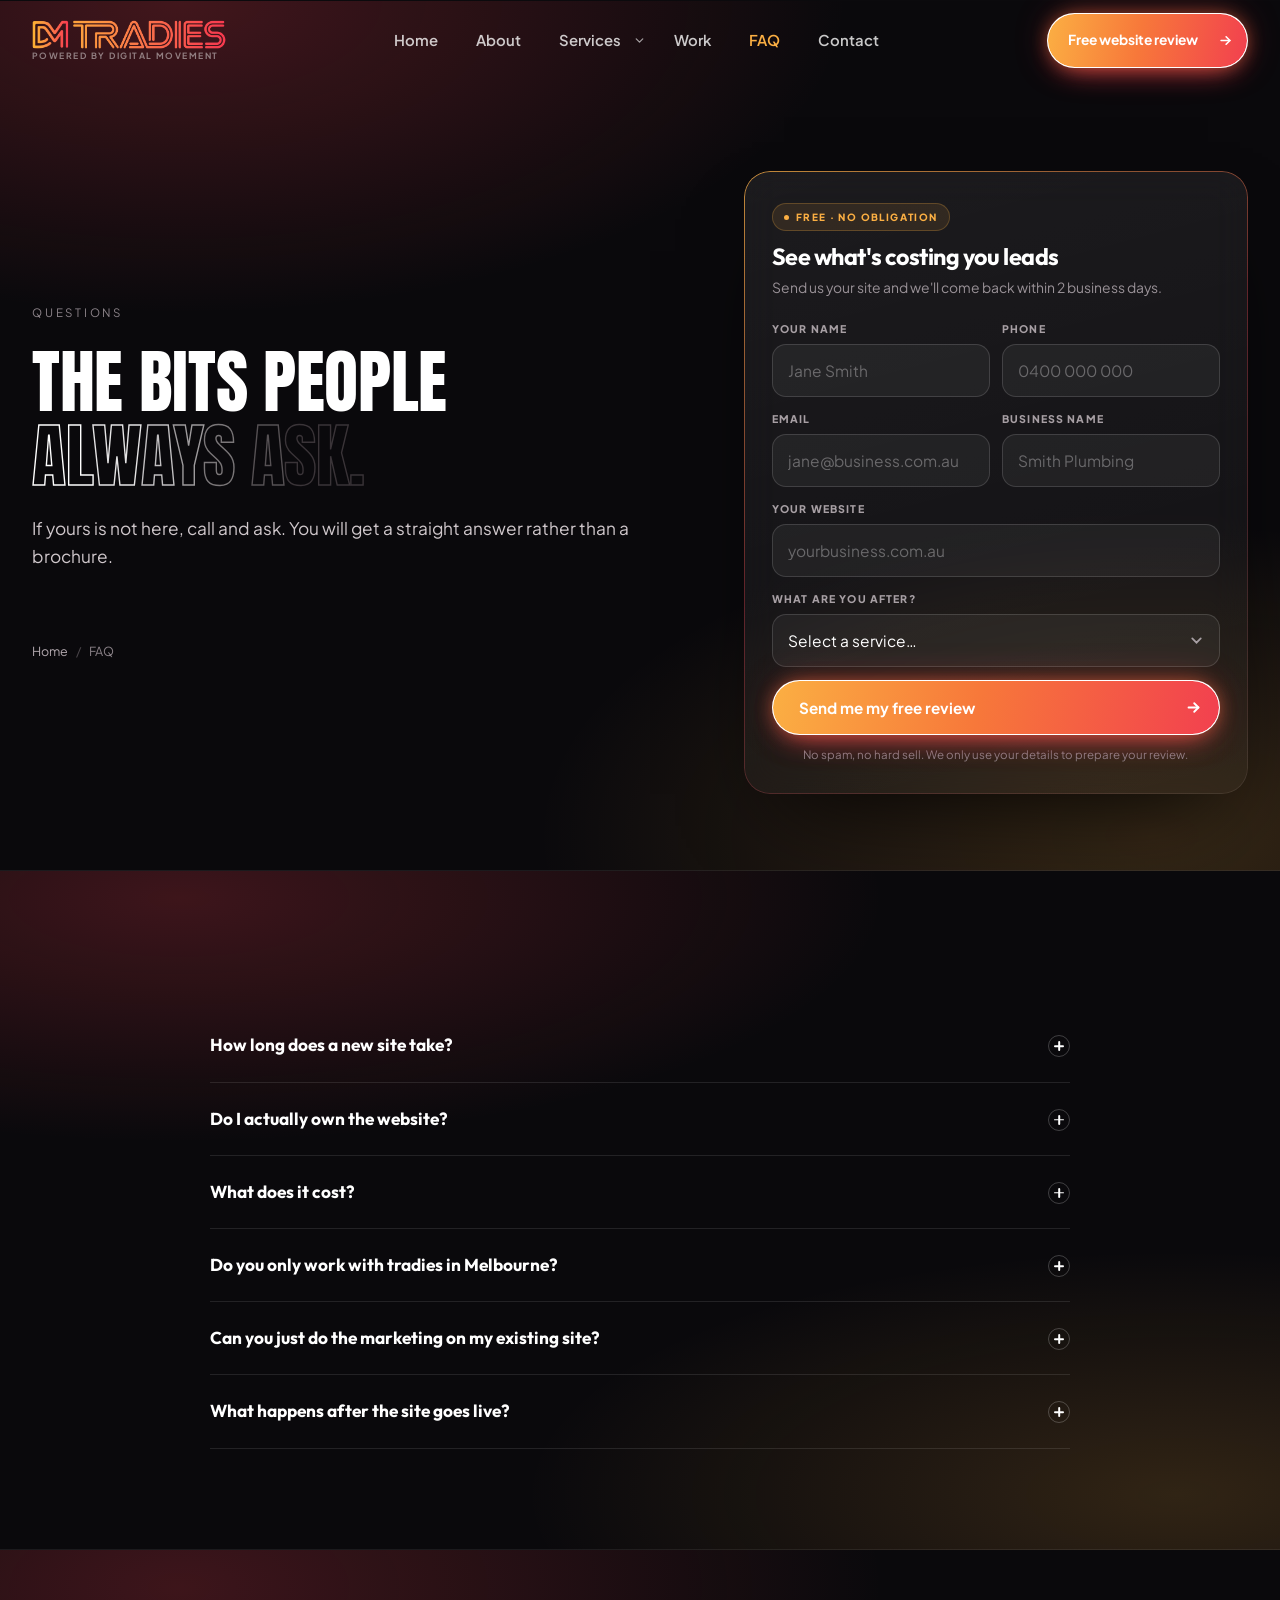
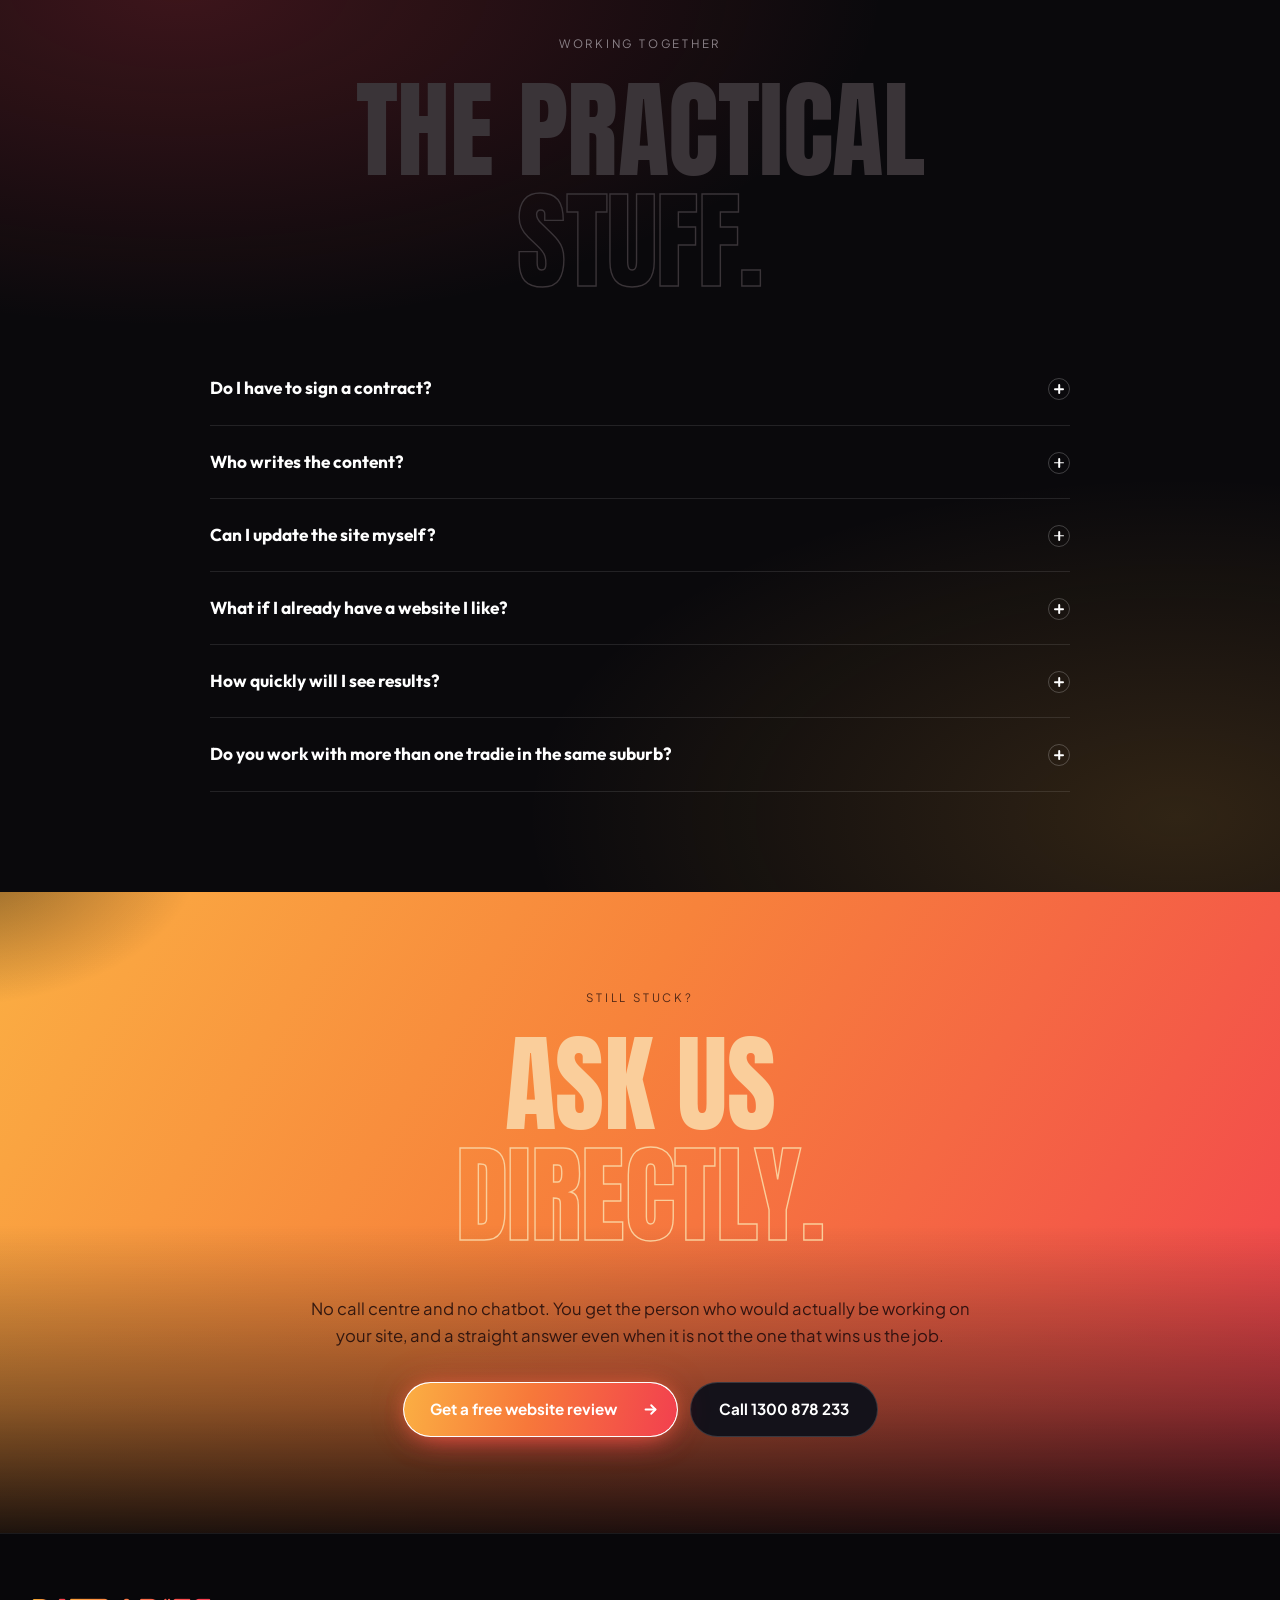
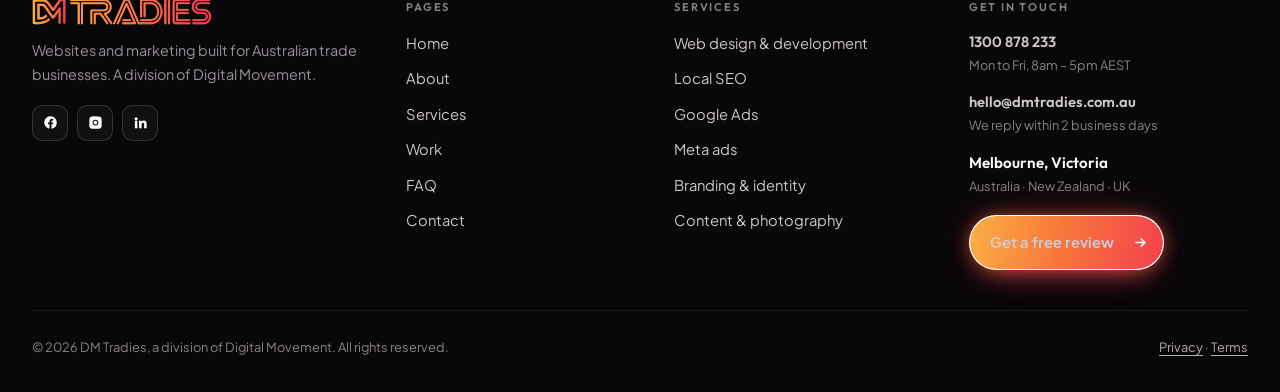
<file: faq.html>
<!DOCTYPE html>
<html lang="en-AU">
<head>
<meta charset="utf-8">
<meta name="viewport" content="width=device-width, initial-scale=1, viewport-fit=cover">
<title>FAQ — what tradies ask us before they start | DM Tradies</title>
<meta name="description" content="Timeframes, ownership, cost, contracts and what happens after launch. The questions tradies ask us before they start.">
<meta name="keywords" content="tradie website cost, how long does a website take, do i own my website, trade marketing questions">
<link rel="canonical" href="https://dmtradies.com.au/faq.html">
<meta name="robots" content="index, follow, max-image-preview:large">
<meta name="theme-color" content="#0B0A0D">

<meta property="og:type" content="website">
<meta property="og:site_name" content="DM Tradies">
<meta property="og:locale" content="en_AU">
<meta property="og:title" content="FAQ — what tradies ask us before they start | DM Tradies">
<meta property="og:description" content="Timeframes, ownership, cost, contracts and what happens after launch. The questions tradies ask us before they start.">
<meta property="og:url" content="https://dmtradies.com.au/faq.html">
<meta name="twitter:card" content="summary_large_image">
<meta name="twitter:title" content="FAQ — what tradies ask us before they start | DM Tradies">
<meta name="twitter:description" content="Timeframes, ownership, cost, contracts and what happens after launch. The questions tradies ask us before they start.">

<link rel="preconnect" href="https://fonts.googleapis.com">
<link rel="preconnect" href="https://fonts.gstatic.com" crossorigin>
<link href="https://fonts.googleapis.com/css2?family=Anton&family=Instrument+Serif:ital@1&family=Outfit:wght@300;400;500;600;700;800&family=Plus+Jakarta+Sans:wght@400;500;600;700&display=swap" rel="stylesheet">
<link rel="stylesheet" href="assets/site.css">
<script src="assets/site.js" defer></script>
<script type="application/ld+json">{"@context":"https://schema.org","@type":"ProfessionalService","@id":"https://dmtradies.com.au/#organization","name":"DM Tradies","alternateName":"DM Tradies by Digital Movement","description":"Websites and marketing built for Australian trade businesses. A division of Digital Movement.","url":"https://dmtradies.com.au/","telephone":"+611300878233","email":"hello@dmtradies.com.au","parentOrganization":{"@type":"Organization","name":"Digital Movement"},"address":{"@type":"PostalAddress","addressLocality":"Melbourne","addressRegion":"VIC","addressCountry":"AU"},"areaServed":[{"@type":"Country","name":"Australia"},{"@type":"Country","name":"New Zealand"},{"@type":"Country","name":"United Kingdom"}],"aggregateRating":{"@type":"AggregateRating","ratingValue":"5.0","reviewCount":"102","bestRating":"5"},"sameAs":["https://www.facebook.com/digitalmovement.com.au","https://www.instagram.com/digitalmovement.com.au/","https://www.linkedin.com/company/31273811"],"openingHoursSpecification":[{"@type":"OpeningHoursSpecification","dayOfWeek":["Monday","Tuesday","Wednesday","Thursday","Friday"],"opens":"08:00","closes":"17:00"}]}</script>
<script type="application/ld+json">{"@context":"https://schema.org","@type":"BreadcrumbList","itemListElement":[{"@type":"ListItem","position":1,"name":"Home","item":"https://dmtradies.com.au/"},{"@type":"ListItem","position":2,"name":"FAQ","item":"https://dmtradies.com.au/faq.html"}]}</script>
<script type="application/ld+json">{"@context":"https://schema.org","@type":"FAQPage","mainEntity":[{"@type":"Question","name":"How long does a new site take?","acceptedAnswer":{"@type":"Answer","text":"Four to six weeks for most trade sites, from kick-off to going live. The slow part is almost always content and photos rather than build time, so the sooner we can get on site to shoot, the sooner you launch."}},{"@type":"Question","name":"Do I actually own the website?","acceptedAnswer":{"@type":"Answer","text":"Yes. The domain, the site and every ad account are registered in your name and stay that way. There is no lock-in contract, and nothing of yours is held back if you ever decide to leave."}},{"@type":"Question","name":"What does it cost?","acceptedAnswer":{"@type":"Answer","text":"We quote a fixed price up front, so there are no surprise invoices. What it comes to depends on how many pages you need and which services you take — you will see the number before any work starts."}},{"@type":"Question","name":"Do you only work with tradies in Melbourne?","acceptedAnswer":{"@type":"Answer","text":"No. We are based in Melbourne but work with clients across Australia, New Zealand and the UK. Photography is the only part that needs us on site."}},{"@type":"Question","name":"Can you just do the marketing on my existing site?","acceptedAnswer":{"@type":"Answer","text":"Yes. Take one piece or the lot. If your current site is holding the marketing back we will tell you that plainly rather than spend your budget sending traffic to pages that will not convert."}},{"@type":"Question","name":"What happens after the site goes live?","acceptedAnswer":{"@type":"Answer","text":"You get hosting, updates and monitoring, plus a monthly report that ties the work to enquiries rather than to impressions. If you are running ads or SEO with us, that is where we set the next quarter’s priorities."}},{"@type":"Question","name":"Do I have to sign a contract?","acceptedAnswer":{"@type":"Answer","text":"No. There is no lock-in period on anything we do. Ongoing work such as hosting, SEO or ad management is month to month, and you can stop with a month’s notice."}},{"@type":"Question","name":"Who writes the content?","acceptedAnswer":{"@type":"Answer","text":"We do, from a conversation with you. You know the work and the questions customers ask; we know what a service page needs to rank and convert. You approve every word before it goes live."}},{"@type":"Question","name":"Can I update the site myself?","acceptedAnswer":{"@type":"Answer","text":"Yes. You get a simple editor for prices, services, staff and gallery images, plus a short walkthrough on handover. Anything structural, we handle."}},{"@type":"Question","name":"What if I already have a website I like?","acceptedAnswer":{"@type":"Answer","text":"Then we leave it alone. If the marketing is being held back by the site we will say so plainly, with the specific pages and reasons, rather than quietly spending your budget sending traffic somewhere that will not convert."}},{"@type":"Question","name":"How quickly will I see results?","acceptedAnswer":{"@type":"Answer","text":"Ads can produce calls in the first week. SEO is slower — the first movement is usually in the second month, with the first real enquiries around month three. We will not promise you a ranking or a number, because nobody can."}},{"@type":"Question","name":"Do you work with more than one tradie in the same suburb?","acceptedAnswer":{"@type":"Answer","text":"Not in the same trade. If we are already running local SEO for a plumber in your area we will tell you up front rather than take you both on and compete with ourselves."}}]}</script>
</head>
<body>
<a class="skip-link" href="#main">Skip to content</a>
<!-- ================= HEADER ================= -->
<header class="site" id="siteHeader">
  <div class="wrap">
    <nav class="nav" aria-label="Main">
      <a class="brand" href="index.html" aria-label="DM Tradies by Digital Movement — home">
        <span class="brand-logo logo-mark" role="img" aria-label="DM Tradies"></span>
        <span class="brand-by">Powered by Digital Movement</span>
      </a>

      <div class="nav-links" id="navLinks">
        <a href="index.html">Home</a>
        <a href="about.html">About</a>
        <div class="nav-item" data-sub>
          <a href="services.html">Services</a>
          <button class="nav-caret" type="button" aria-expanded="false" aria-controls="svcMenu"
                  aria-label="Show services menu"><svg viewBox="0 0 24 24" fill="none" stroke="currentColor" stroke-width="2.4" stroke-linecap="round" stroke-linejoin="round" aria-hidden="true"><path d="m6 9 6 6 6-6"/></svg></button>
          <div class="nav-sub" id="svcMenu">
            <a href="services/web-design.html">Web design &amp; development<i>01</i></a>
            <a href="services/local-seo.html">Local SEO<i>02</i></a>
            <a href="services/google-ads.html">Google Ads<i>03</i></a>
            <a href="services/meta-ads.html">Meta ads<i>04</i></a>
            <a href="services/branding.html">Branding &amp; identity<i>05</i></a>
            <a href="services/content-photography.html">Content &amp; photography<i>06</i></a>
            <a class="nav-sub-all" href="services.html">All services<span aria-hidden="true">&rarr;</span></a>
          </div>
        </div>
        <a href="work.html">Work</a>
        <a href="faq.html" class="active" aria-current="page">FAQ</a>
        <a href="contact.html">Contact</a>
      </div>

      <div class="nav-right">
        <a class="btn btn--primary btn--sm nav-cta" href="contact.html">
          Free website review
          <span class="btn-arrow" aria-hidden="true"><svg viewBox="0 0 24 24" fill="none" stroke="currentColor" stroke-width="2.6" stroke-linecap="round" stroke-linejoin="round"><path d="M5 12h14"/><path d="m13 6 6 6-6 6"/></svg></span>
        </a>
        <a class="call-mini" href="tel:1300878233" aria-label="Call DM Tradies on 1300 878 233">
          <svg viewBox="0 0 24 24" fill="none" stroke="currentColor" stroke-width="2.2" stroke-linecap="round" stroke-linejoin="round"><path d="M22 16.9v3a2 2 0 0 1-2.2 2 19.8 19.8 0 0 1-8.6-3.1 19.5 19.5 0 0 1-6-6A19.8 19.8 0 0 1 2.1 4.2 2 2 0 0 1 4.1 2h3a2 2 0 0 1 2 1.7c.1 1 .4 1.9.7 2.8a2 2 0 0 1-.5 2.1L8.1 9.9a16 16 0 0 0 6 6l1.3-1.2a2 2 0 0 1 2.1-.5c.9.3 1.8.6 2.8.7a2 2 0 0 1 1.7 2z"/></svg>
        </a>
        <button class="burger" id="burger" aria-label="Open menu" aria-expanded="false" aria-controls="drawer"><i></i><i></i><i></i></button>
      </div>
    </nav>
  </div>
</header>

<!-- ================= MOBILE DRAWER ================= -->
<div class="drawer" id="drawer">
  <div class="drawer-panel">
    <a class="dl" href="index.html">Home <span>01</span></a>
    <a class="dl" href="about.html">About <span>02</span></a>
    <div class="dl-row" data-drawer-sub>
      <a class="dl" href="services.html">Services <span>03</span></a>
      <button class="dl-caret" type="button" aria-expanded="false" aria-controls="drawerSvc"
              aria-label="Show services"><svg viewBox="0 0 24 24" fill="none" stroke="currentColor" stroke-width="2.4" stroke-linecap="round" stroke-linejoin="round" aria-hidden="true"><path d="m6 9 6 6 6-6"/></svg></button>
    </div>
    <div class="drawer-sub" id="drawerSvc"><div>
        <a href="services/web-design.html">Web design &amp; development</a>
        <a href="services/local-seo.html">Local SEO</a>
        <a href="services/google-ads.html">Google Ads</a>
        <a href="services/meta-ads.html">Meta ads</a>
        <a href="services/branding.html">Branding &amp; identity</a>
        <a href="services/content-photography.html">Content &amp; photography</a>
    </div></div>
    <a class="dl" href="work.html">Work <span>04</span></a>
    <a class="dl" href="faq.html" aria-current="page">FAQ <span>05</span></a>
    <a class="dl" href="contact.html">Contact <span>06</span></a>
    <div class="drawer-foot">
      <a class="btn btn--primary btn--block" href="contact.html">
        Free website review
        <span class="btn-arrow" aria-hidden="true"><svg viewBox="0 0 24 24" fill="none" stroke="currentColor" stroke-width="2.6" stroke-linecap="round" stroke-linejoin="round"><path d="M5 12h14"/><path d="m13 6 6 6-6 6"/></svg></span>
      </a>
      <p class="fine">A division of Digital Movement</p>
    </div>
  </div>
</div>

<main id="main">

<section class="page-head">
  <div class="wrap">
    <div class="hero-inner">
      <div class="ph-copy">
        <div class="sec-head">
          <p class="sec-eyebrow rv">Questions</p>
          <h1 class="lit"><span class="w">The</span> <span class="w">bits</span> <span class="w">people</span>
            <span class="outline"><span class="w">always</span> <span class="w">ask.</span></span></h1>
        <p class="sec-sub rv">If yours is not here, call and ask. You will get a straight answer rather than a brochure.</p>
        </div>
      <p class="crumbs rv" aria-label="Breadcrumb"><a href="index.html">Home</a><span>/</span>FAQ</p>
      </div>

      <div class="hero-form rv" id="hero-form">
        <div class="hf-head">
          <span class="hf-tag"><i></i>Free · No obligation</span>
          <h2>See what's costing you leads</h2>
          <p>Send us your site and we'll come back within 2 business days.</p>
        </div>

        <form class="quote-form" novalidate>
          <div class="form-body">
            <div class="grid-2">
              <div class="field">
                <label for="h-name">Your name</label>
                <input id="h-name" name="name" type="text" placeholder="Jane Smith" autocomplete="name" required>
                <span class="msg">Please enter your name</span>
              </div>
              <div class="field">
                <label for="h-phone">Phone</label>
                <input id="h-phone" name="phone" type="tel" placeholder="0400 000 000" autocomplete="tel" required>
                <span class="msg">Enter a valid phone number</span>
              </div>
            </div>
            <div class="grid-2">
              <div class="field">
                <label for="h-email">Email</label>
                <input id="h-email" name="email" type="email" placeholder="jane@business.com.au" autocomplete="email" required>
                <span class="msg">Enter a valid email</span>
              </div>
              <div class="field">
                <label for="h-business">Business name</label>
                <input id="h-business" name="business" type="text" placeholder="Smith Plumbing" autocomplete="organization">
              </div>
            </div>
            <div class="field">
              <label for="h-site">Your website</label>
              <input id="h-site" name="website" type="text" placeholder="yourbusiness.com.au" autocomplete="url">
            </div>
            <div class="field">
              <label for="h-service">What are you after?</label>
              <select id="h-service" name="service" required>
                <option value="">Select a service…</option>
                <option>A new website</option>
                <option>Website redesign</option>
                <option>SEO &amp; Google Maps</option>
                <option>Google Ads &amp; lead gen</option>
                <option>Branding &amp; logo</option>
                <option>Website care &amp; hosting</option>
                <option>Not sure yet</option>
              </select>
              <span class="msg">Please choose a service</span>
            </div>
            <button class="btn btn--primary btn--block" type="submit">
              Send me my free review
              <span class="btn-arrow" aria-hidden="true"><svg viewBox="0 0 24 24" fill="none" stroke="currentColor" stroke-width="2.6" stroke-linecap="round" stroke-linejoin="round"><path d="M5 12h14"/><path d="m13 6 6 6-6 6"/></svg></span>
            </button>
            <p class="form-fine">No spam, no hard sell. We only use your details to prepare your review.</p>
          </div>

          <div class="form-ok">
            <span class="ok-ic"><svg viewBox="0 0 24 24" fill="none" stroke="currentColor" stroke-width="2.6" stroke-linecap="round" stroke-linejoin="round"><path d="m5 13 4 4L19 7"/></svg></span>
            <h3>Thanks — review requested</h3>
            <p>We'll be back within 2 business days. Sooner? Call <a href="tel:1300878233">1300 878 233</a>.</p>
          </div>
        </form>
      </div>
    </div>
  </div>
</section>

<section class="faq" id="faq">
  <div class="wrap">
    
    <div class="faq-list rv">
      <details class="faq-item">
        <summary><span class="faq-q">How long does a new site take?</span><span class="faq-ic" aria-hidden="true"></span></summary>
        <p class="faq-a">Four to six weeks for most trade sites, from kick-off to going live. The slow part is almost always content and photos rather than build time, so the sooner we can get on site to shoot, the sooner you launch.</p>
      </details>
      <details class="faq-item">
        <summary><span class="faq-q">Do I actually own the website?</span><span class="faq-ic" aria-hidden="true"></span></summary>
        <p class="faq-a">Yes. The domain, the site and every ad account are registered in your name and stay that way. There is no lock-in contract, and nothing of yours is held back if you ever decide to leave.</p>
      </details>
      <details class="faq-item">
        <summary><span class="faq-q">What does it cost?</span><span class="faq-ic" aria-hidden="true"></span></summary>
        <p class="faq-a">We quote a fixed price up front, so there are no surprise invoices. What it comes to depends on how many pages you need and which services you take &mdash; you will see the number before any work starts.</p>
      </details>
      <details class="faq-item">
        <summary><span class="faq-q">Do you only work with tradies in Melbourne?</span><span class="faq-ic" aria-hidden="true"></span></summary>
        <p class="faq-a">No. We are based in Melbourne but work with clients across Australia, New Zealand and the UK. Photography is the only part that needs us on site.</p>
      </details>
      <details class="faq-item">
        <summary><span class="faq-q">Can you just do the marketing on my existing site?</span><span class="faq-ic" aria-hidden="true"></span></summary>
        <p class="faq-a">Yes. Take one piece or the lot. If your current site is holding the marketing back we will tell you that plainly rather than spend your budget sending traffic to pages that will not convert.</p>
      </details>
      <details class="faq-item">
        <summary><span class="faq-q">What happens after the site goes live?</span><span class="faq-ic" aria-hidden="true"></span></summary>
        <p class="faq-a">You get hosting, updates and monitoring, plus a monthly report that ties the work to enquiries rather than to impressions. If you are running ads or SEO with us, that is where we set the next quarter&rsquo;s priorities.</p>
      </details>
    </div>
  </div>
</section><!-- ================= MORE QUESTIONS ================= -->
<section class="faq" id="more">
  <div class="wrap">
    <div class="sec-head">
      <p class="sec-eyebrow rv">Working together</p>
      <h2 class="lit"><span class="w">The</span> <span class="w">practical</span>
        <span class="outline"><span class="w">stuff.</span></span></h2>
    </div>
    <div class="faq-list rv">
      <details class="faq-item">
        <summary><span class="faq-q">Do I have to sign a contract?</span><span class="faq-ic" aria-hidden="true"></span></summary>
        <p class="faq-a">No. There is no lock-in period on anything we do. Ongoing work such as hosting, SEO or ad management is month to month, and you can stop with a month&rsquo;s notice.</p>
      </details>
      <details class="faq-item">
        <summary><span class="faq-q">Who writes the content?</span><span class="faq-ic" aria-hidden="true"></span></summary>
        <p class="faq-a">We do, from a conversation with you. You know the work and the questions customers ask; we know what a service page needs to rank and convert. You approve every word before it goes live.</p>
      </details>
      <details class="faq-item">
        <summary><span class="faq-q">Can I update the site myself?</span><span class="faq-ic" aria-hidden="true"></span></summary>
        <p class="faq-a">Yes. You get a simple editor for prices, services, staff and gallery images, plus a short walkthrough on handover. Anything structural, we handle.</p>
      </details>
      <details class="faq-item">
        <summary><span class="faq-q">What if I already have a website I like?</span><span class="faq-ic" aria-hidden="true"></span></summary>
        <p class="faq-a">Then we leave it alone. If the marketing is being held back by the site we will say so plainly, with the specific pages and reasons, rather than quietly spending your budget sending traffic somewhere that will not convert.</p>
      </details>
      <details class="faq-item">
        <summary><span class="faq-q">How quickly will I see results?</span><span class="faq-ic" aria-hidden="true"></span></summary>
        <p class="faq-a">Ads can produce calls in the first week. SEO is slower &mdash; the first movement is usually in the second month, with the first real enquiries around month three. We will not promise you a ranking or a number, because nobody can.</p>
      </details>
      <details class="faq-item">
        <summary><span class="faq-q">Do you work with more than one tradie in the same suburb?</span><span class="faq-ic" aria-hidden="true"></span></summary>
        <p class="faq-a">Not in the same trade. If we are already running local SEO for a plumber in your area we will tell you up front rather than take you both on and compete with ourselves.</p>
      </details>
    </div>
  </div>
</section>

<!-- ================= CLOSING CTA ================= -->
<section class="cta-band">
  <div class="wrap">
    <div class="cta-inner">
      <div class="sec-head">
        <p class="sec-eyebrow rv">Still stuck?</p>
        <h2 class="lit"><span class="w">Ask</span> <span class="w">us</span>
          <span class="outline"><span class="w">directly.</span></span></h2>
      </div>
      <p class="cta-copy rv">No call centre and no chatbot. You get the person who would actually be working on your site, and a straight answer even when it is not the one that wins us the job.</p>
      <div class="cta-actions rv">
        <a class="btn btn--primary" href="contact.html">Get a free website review <span class="btn-arrow" aria-hidden="true"><svg viewBox="0 0 24 24" fill="none" stroke="currentColor" stroke-width="2.6" stroke-linecap="round" stroke-linejoin="round"><path d="M5 12h14"/><path d="m13 6 6 6-6 6"/></svg></span></a>
        <a class="btn btn--ink" href="tel:1300878233">Call 1300 878 233</a>
      </div>
    </div>
  </div>
</section>

</main>

<!-- ================= FOOTER ================= -->
<footer class="site-foot">
  <div class="wrap">
    <div class="foot-top">
      <div>
        <a class="foot-logo logo-mark" href="index.html" role="img" aria-label="DM Tradies by Digital Movement"></a>
        <p class="foot-blurb">Websites and marketing built for Australian trade businesses.
          A division of Digital Movement.</p>
        <div class="foot-social">
          <a href="https://www.facebook.com/digitalmovement.com.au" target="_blank" rel="noopener noreferrer" aria-label="Digital Movement on Facebook"><svg viewBox="0 0 24 24" aria-hidden="true"><path d="M22 12a10 10 0 1 0-11.6 9.9v-7H7.9V12h2.5V9.8c0-2.5 1.5-3.9 3.8-3.9 1.1 0 2.2.2 2.2.2v2.5h-1.2c-1.2 0-1.6.8-1.6 1.6V12h2.7l-.4 2.9h-2.3v7A10 10 0 0 0 22 12z"/></svg></a>
          <a href="https://www.instagram.com/digitalmovement.com.au/" target="_blank" rel="noopener noreferrer" aria-label="Digital Movement on Instagram"><svg viewBox="0 0 24 24" aria-hidden="true"><path d="M12 2.2c3.2 0 3.6 0 4.9.1 1.2.1 1.8.3 2.2.4.6.2 1 .5 1.4.9.4.4.7.8.9 1.4.2.4.4 1 .4 2.2.1 1.3.1 1.7.1 4.9s0 3.6-.1 4.9c-.1 1.2-.3 1.8-.4 2.2-.2.6-.5 1-.9 1.4-.4.4-.8.7-1.4.9-.4.2-1 .4-2.2.4-1.3.1-1.7.1-4.9.1s-3.6 0-4.9-.1c-1.2-.1-1.8-.3-2.2-.4-.6-.2-1-.5-1.4-.9-.4-.4-.7-.8-.9-1.4-.2-.4-.4-1-.4-2.2C2.2 15.6 2.2 15.2 2.2 12s0-3.6.1-4.9c.1-1.2.3-1.8.4-2.2.2-.6.5-1 .9-1.4.4-.4.8-.7 1.4-.9.4-.2 1-.4 2.2-.4 1.3-.1 1.7-.1 4.8-.1zm0 5.2a4.6 4.6 0 1 0 0 9.2 4.6 4.6 0 0 0 0-9.2zm0 7.6a3 3 0 1 1 0-6 3 3 0 0 1 0 6zm5.9-7.8a1.1 1.1 0 1 1-2.2 0 1.1 1.1 0 0 1 2.2 0z"/></svg></a>
          <a href="https://www.linkedin.com/company/31273811" target="_blank" rel="noopener noreferrer" aria-label="Digital Movement on LinkedIn"><svg viewBox="0 0 24 24" aria-hidden="true"><path d="M4.98 3.5a2.5 2.5 0 1 1 0 5 2.5 2.5 0 0 1 0-5zM3 9h4v12H3zM9.5 9h3.8v1.7h.1c.5-1 1.8-2 3.7-2 4 0 4.7 2.5 4.7 5.9V21h-4v-5.6c0-1.3 0-3-1.9-3s-2.1 1.4-2.1 2.9V21h-4z"/></svg></a>
        </div>
      </div>

      <div class="foot-col">
        <h3>Pages</h3>
        <ul>
          <li><a href="index.html">Home</a></li>
          <li><a href="about.html">About</a></li>
          <li><a href="services.html">Services</a></li>
          <li><a href="work.html">Work</a></li>
          <li><a href="faq.html">FAQ</a></li>
          <li><a href="contact.html">Contact</a></li>
        </ul>
      </div>

      <div class="foot-col">
        <h3>Services</h3>
        <ul>
          <li><a href="services/web-design.html">Web design &amp; development</a></li>
          <li><a href="services/local-seo.html">Local SEO</a></li>
          <li><a href="services/google-ads.html">Google Ads</a></li>
          <li><a href="services/meta-ads.html">Meta ads</a></li>
          <li><a href="services/branding.html">Branding &amp; identity</a></li>
          <li><a href="services/content-photography.html">Content &amp; photography</a></li>
        </ul>
      </div>

      <div class="foot-col foot-contact">
        <h3>Get in touch</h3>
        <ul>
          <li><a class="fc-strong" href="tel:1300878233">1300 878 233</a>
            <span class="fc-sub">Mon to Fri, 8am &ndash; 5pm AEST</span></li>
          <li><a class="fc-strong" href="mailto:hello@dmtradies.com.au">hello@dmtradies.com.au</a>
            <span class="fc-sub">We reply within 2 business days</span></li>
          <li><span class="fc-strong">Melbourne, Victoria</span>
            <span class="fc-sub">Australia &middot; New Zealand &middot; UK</span></li>
        </ul>
        <a class="btn btn--primary btn--sm foot-cta" href="contact.html">
          Get a free review
          <span class="btn-arrow" aria-hidden="true"><svg viewBox="0 0 24 24" fill="none" stroke="currentColor" stroke-width="2.6" stroke-linecap="round" stroke-linejoin="round"><path d="M5 12h14"/><path d="m13 6 6 6-6 6"/></svg></span>
        </a>
      </div>
    </div>

    <div class="foot-bottom">
      <p class="foot-fine">&copy; <span id="yr">2026</span> DM Tradies, a division of Digital Movement. All rights reserved.</p>
      <p class="foot-fine"><a href="#">Privacy</a> &middot; <a href="#">Terms</a></p>
    </div>
  </div>
</footer>

</body>
</html>
</file>
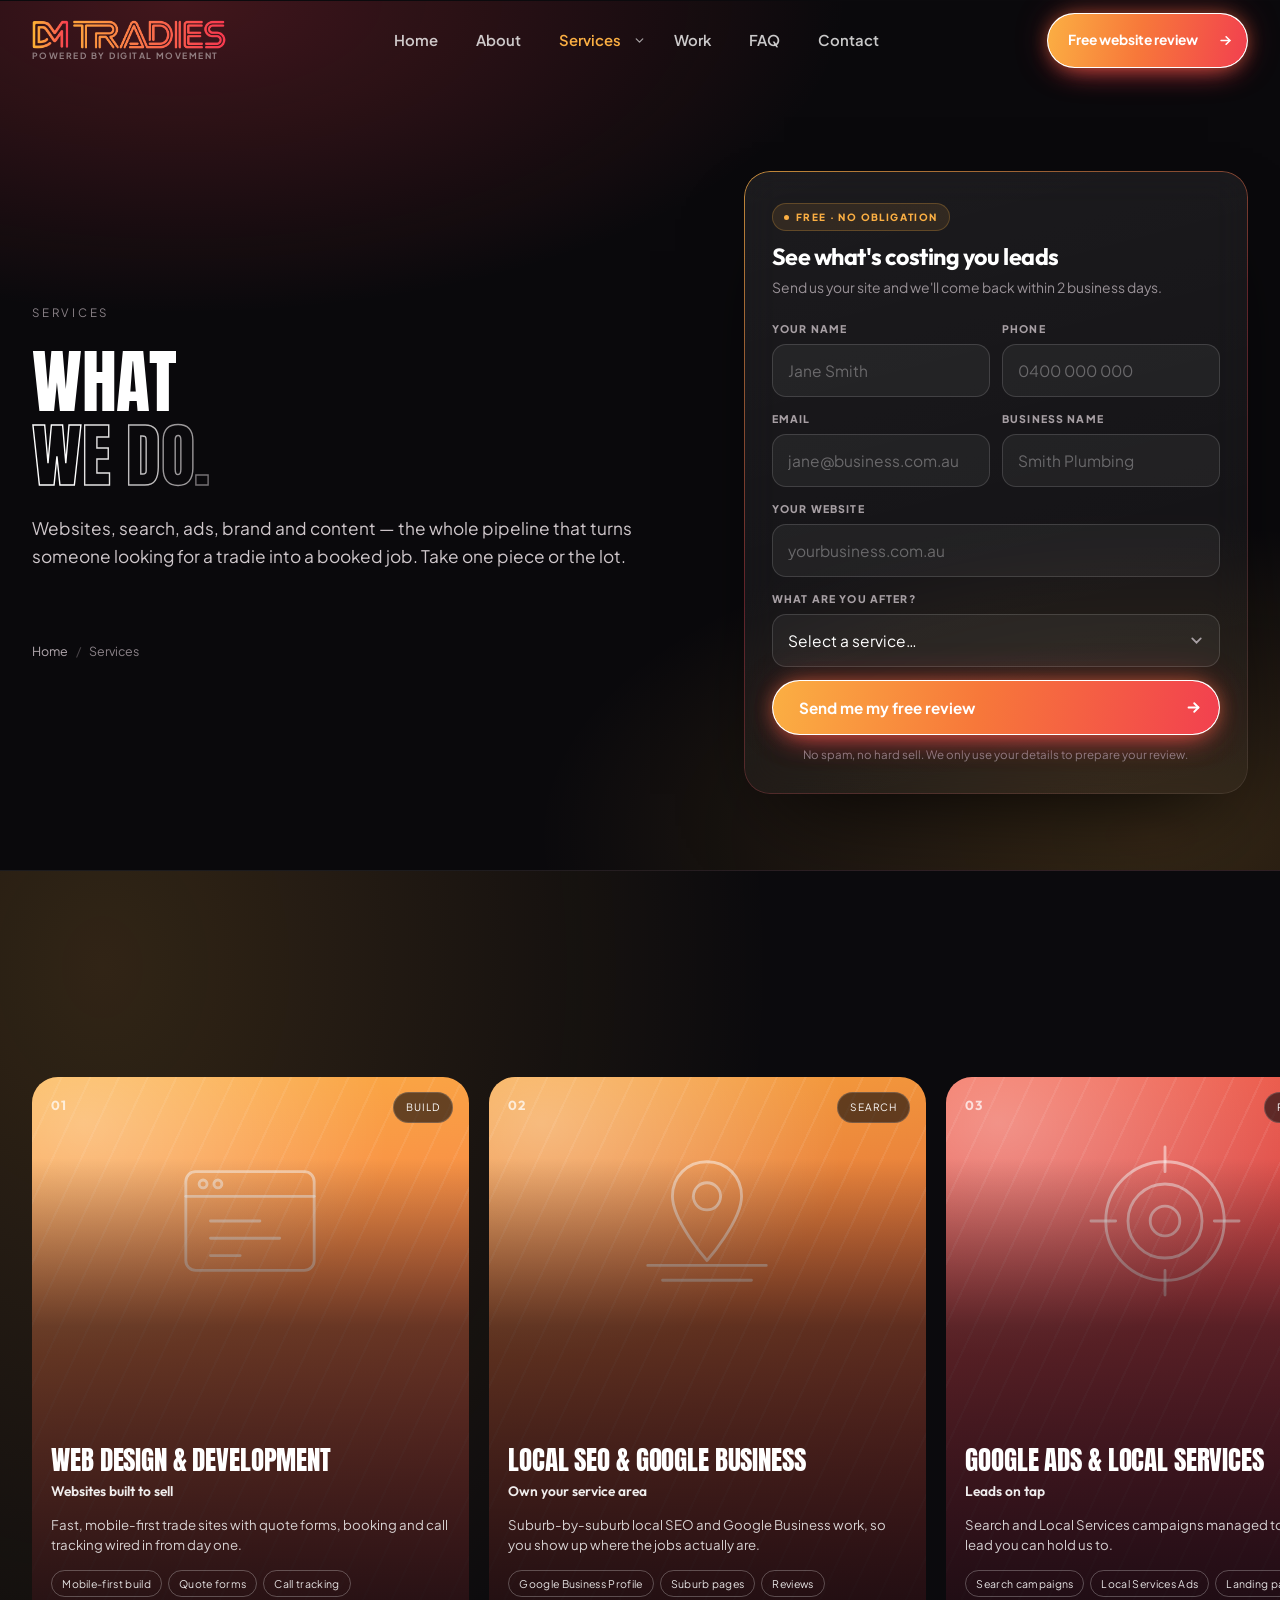
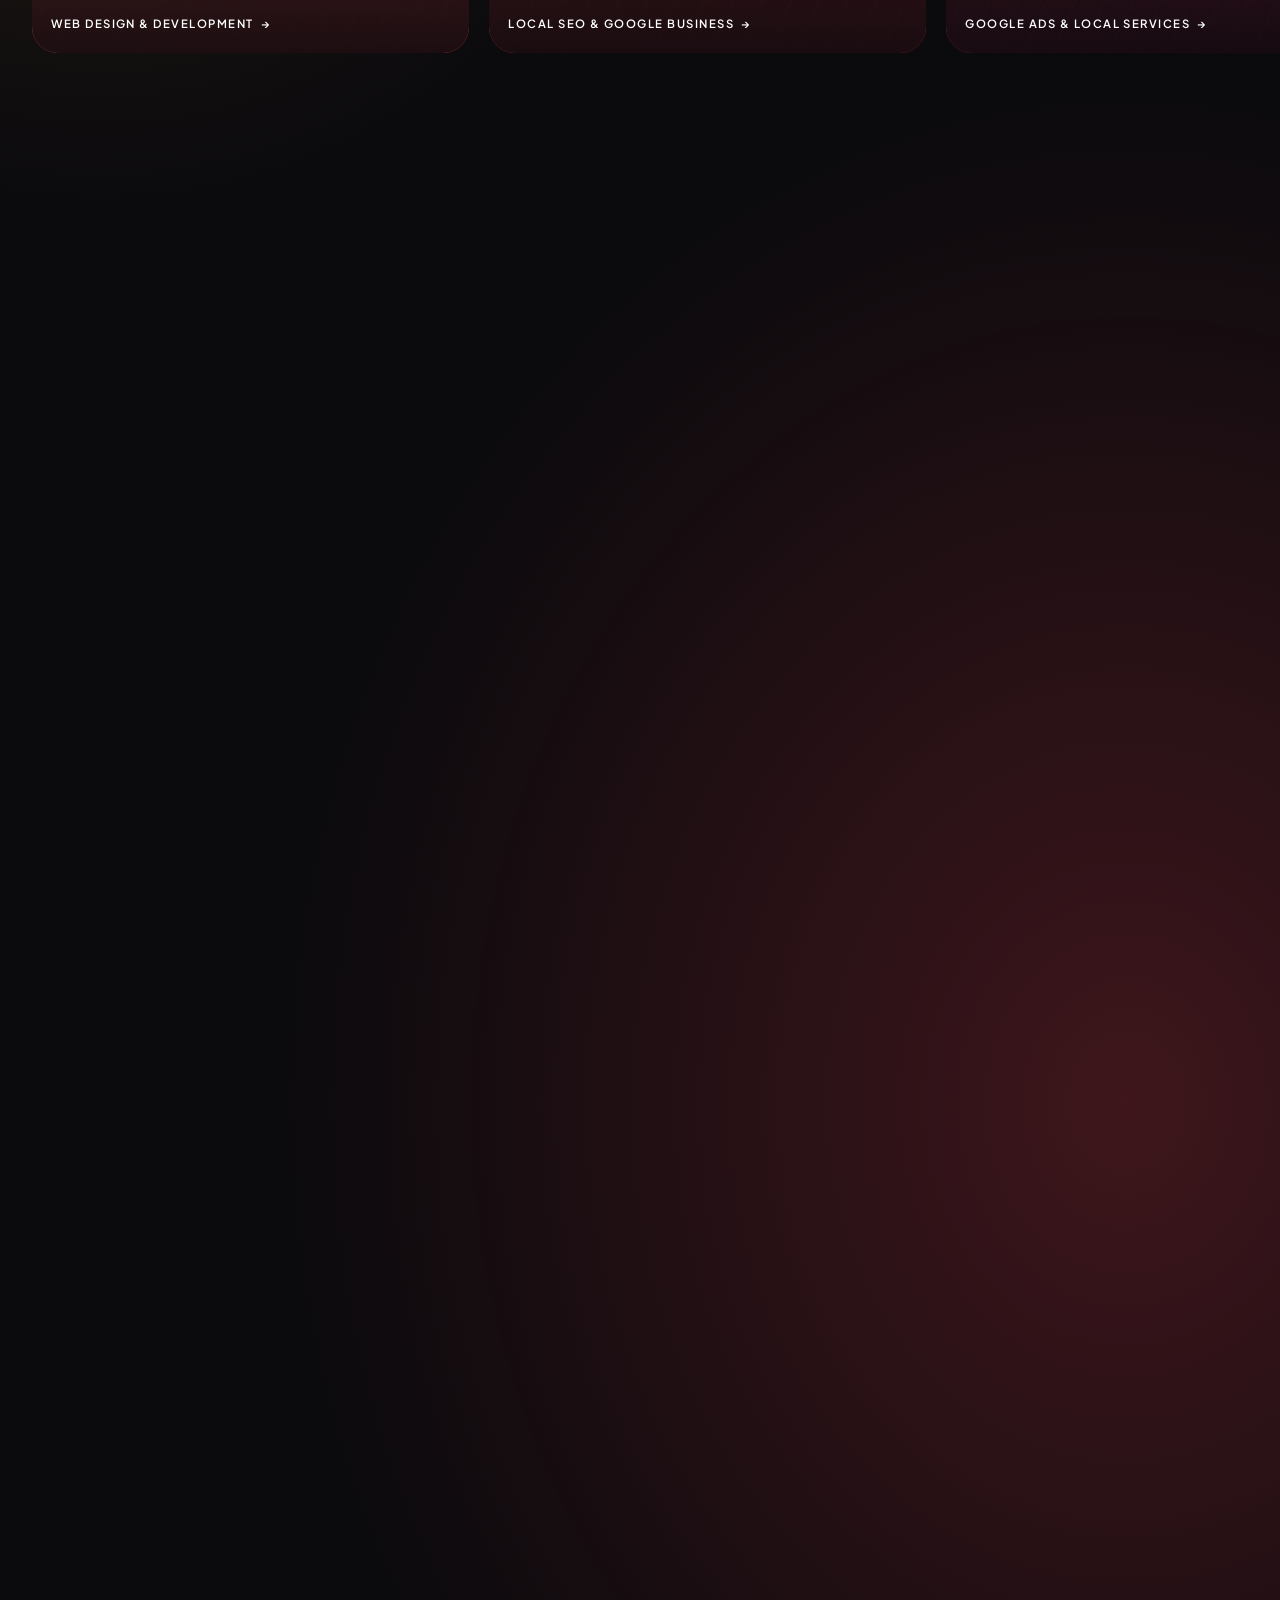
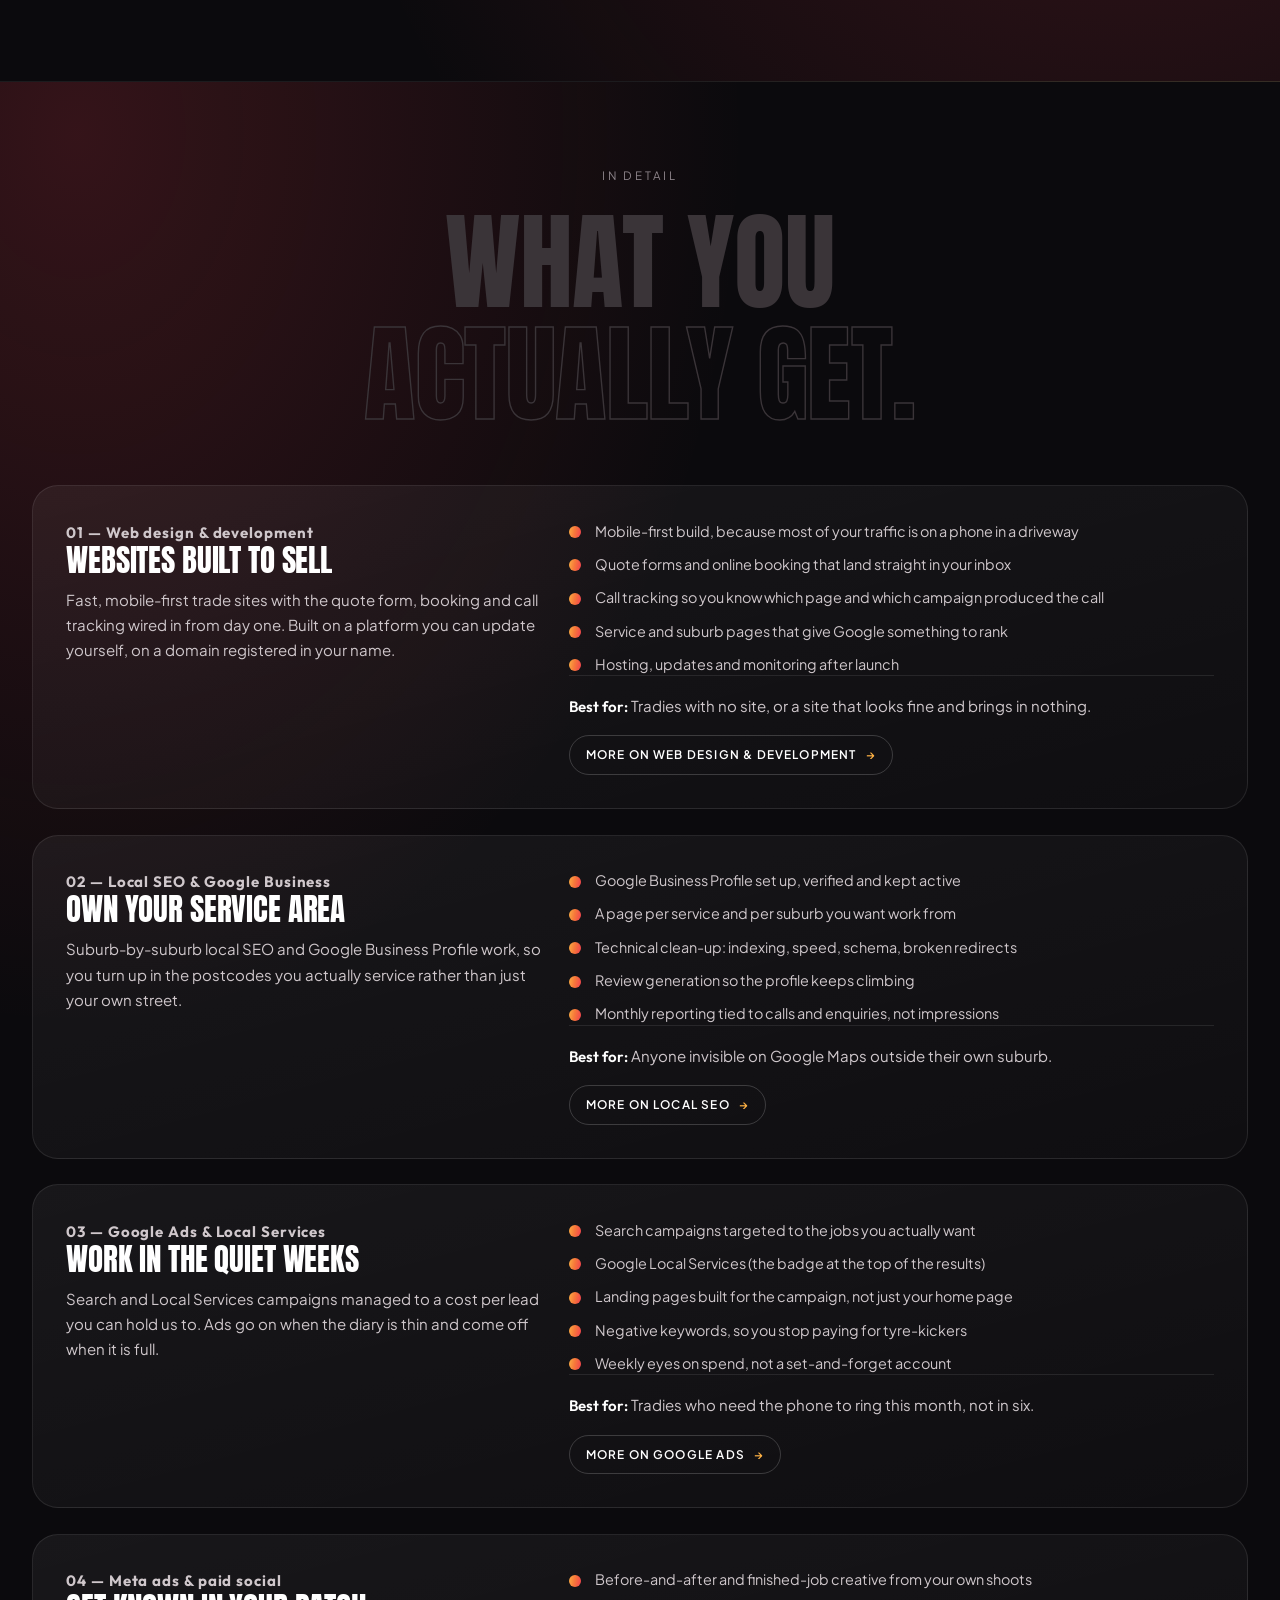
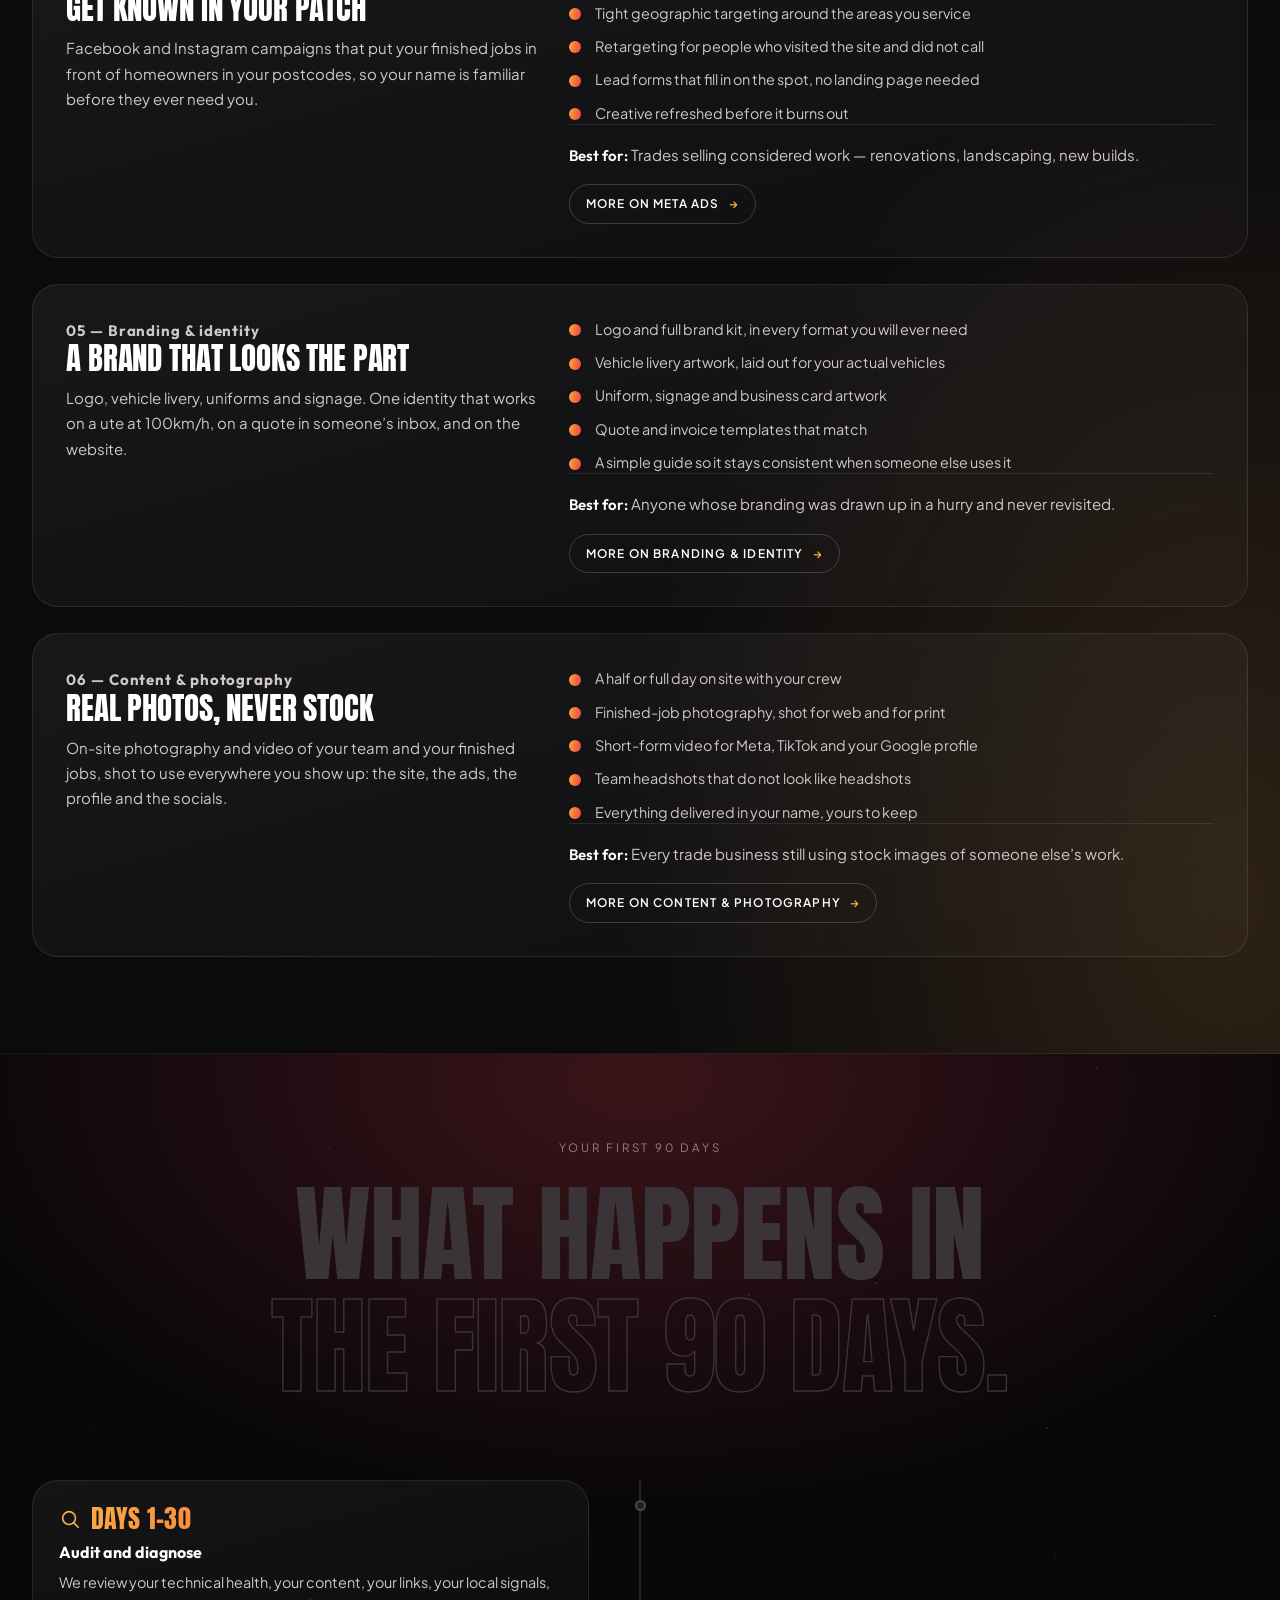
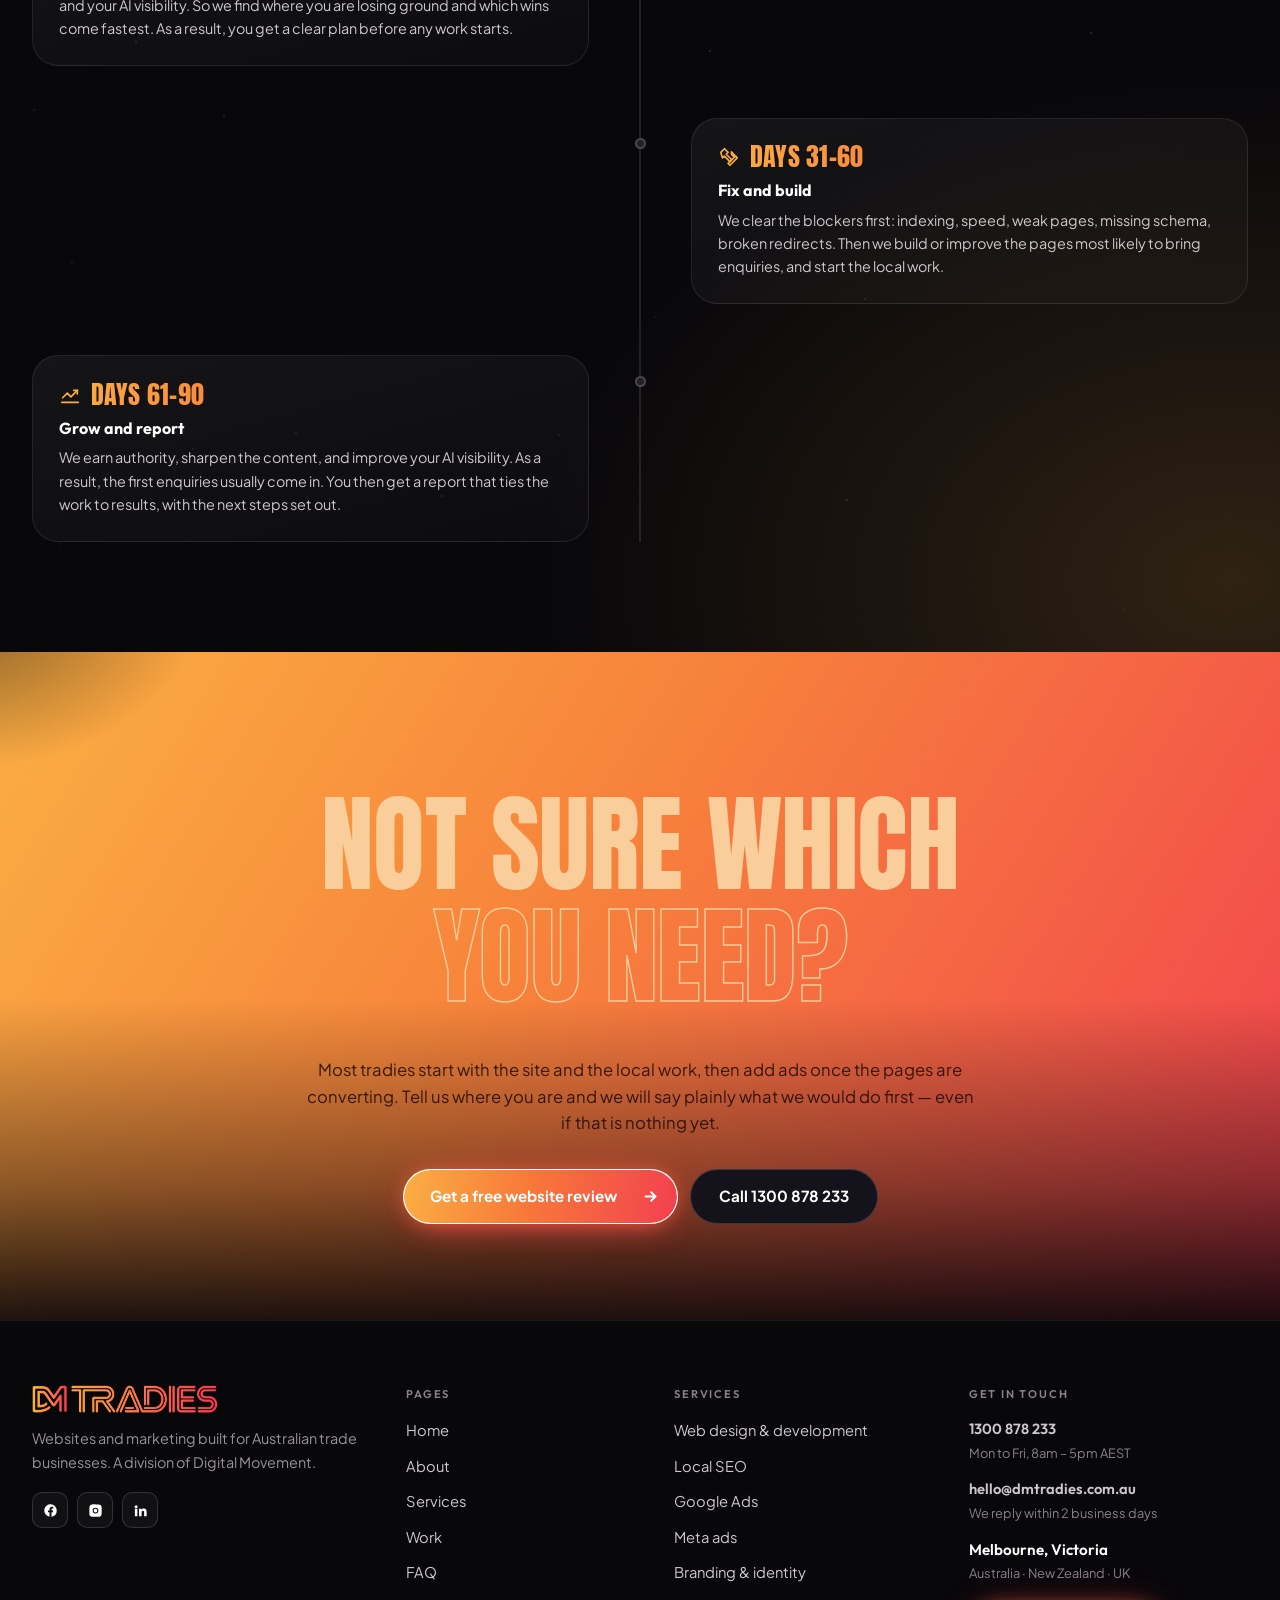
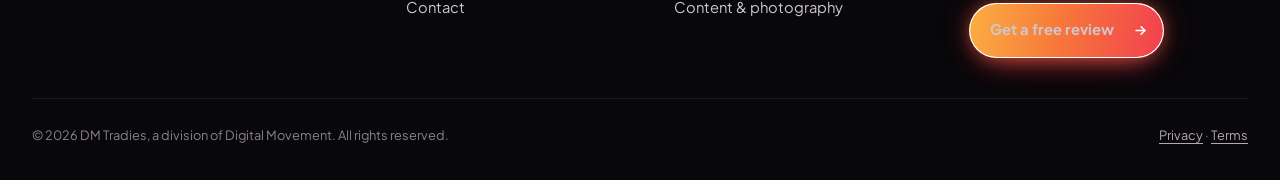
<file: services.html>
<!DOCTYPE html>
<html lang="en-AU">
<head>
<meta charset="utf-8">
<meta name="viewport" content="width=device-width, initial-scale=1, viewport-fit=cover">
<title>Tradie Marketing Services — Websites, SEO &amp; Ads | DM Tradies</title>
<meta name="description" content="Websites, local SEO, Google Ads, Meta ads, branding and photography for Australian trade businesses. Take one piece or the lot.">
<meta name="keywords" content="tradie website design, local seo for tradies, google ads for tradies, trade branding, tradie photography">
<link rel="canonical" href="https://dmtradies.com.au/services.html">
<meta name="robots" content="index, follow, max-image-preview:large">
<meta name="theme-color" content="#0B0A0D">

<meta property="og:type" content="website">
<meta property="og:site_name" content="DM Tradies">
<meta property="og:locale" content="en_AU">
<meta property="og:title" content="Tradie Marketing Services — Websites, SEO &amp; Ads | DM Tradies">
<meta property="og:description" content="Websites, local SEO, Google Ads, Meta ads, branding and photography for Australian trade businesses. Take one piece or the lot.">
<meta property="og:url" content="https://dmtradies.com.au/services.html">
<meta name="twitter:card" content="summary_large_image">
<meta name="twitter:title" content="Tradie Marketing Services — Websites, SEO &amp; Ads | DM Tradies">
<meta name="twitter:description" content="Websites, local SEO, Google Ads, Meta ads, branding and photography for Australian trade businesses. Take one piece or the lot.">

<link rel="preconnect" href="https://fonts.googleapis.com">
<link rel="preconnect" href="https://fonts.gstatic.com" crossorigin>
<link href="https://fonts.googleapis.com/css2?family=Anton&family=Instrument+Serif:ital@1&family=Outfit:wght@300;400;500;600;700;800&family=Plus+Jakarta+Sans:wght@400;500;600;700&display=swap" rel="stylesheet">
<link rel="stylesheet" href="assets/site.css">
<script src="assets/site.js" defer></script>
<script type="application/ld+json">{"@context":"https://schema.org","@type":"ProfessionalService","@id":"https://dmtradies.com.au/#organization","name":"DM Tradies","alternateName":"DM Tradies by Digital Movement","description":"Websites and marketing built for Australian trade businesses. A division of Digital Movement.","url":"https://dmtradies.com.au/","telephone":"+611300878233","email":"hello@dmtradies.com.au","parentOrganization":{"@type":"Organization","name":"Digital Movement"},"address":{"@type":"PostalAddress","addressLocality":"Melbourne","addressRegion":"VIC","addressCountry":"AU"},"areaServed":[{"@type":"Country","name":"Australia"},{"@type":"Country","name":"New Zealand"},{"@type":"Country","name":"United Kingdom"}],"aggregateRating":{"@type":"AggregateRating","ratingValue":"5.0","reviewCount":"102","bestRating":"5"},"sameAs":["https://www.facebook.com/digitalmovement.com.au","https://www.instagram.com/digitalmovement.com.au/","https://www.linkedin.com/company/31273811"],"openingHoursSpecification":[{"@type":"OpeningHoursSpecification","dayOfWeek":["Monday","Tuesday","Wednesday","Thursday","Friday"],"opens":"08:00","closes":"17:00"}]}</script>
<script type="application/ld+json">{"@context":"https://schema.org","@type":"BreadcrumbList","itemListElement":[{"@type":"ListItem","position":1,"name":"Home","item":"https://dmtradies.com.au/"},{"@type":"ListItem","position":2,"name":"Services","item":"https://dmtradies.com.au/services.html"}]}</script>
</head>
<body>
<a class="skip-link" href="#main">Skip to content</a>
<!-- ================= HEADER ================= -->
<header class="site" id="siteHeader">
  <div class="wrap">
    <nav class="nav" aria-label="Main">
      <a class="brand" href="index.html" aria-label="DM Tradies by Digital Movement — home">
        <span class="brand-logo logo-mark" role="img" aria-label="DM Tradies"></span>
        <span class="brand-by">Powered by Digital Movement</span>
      </a>

      <div class="nav-links" id="navLinks">
        <a href="index.html">Home</a>
        <a href="about.html">About</a>
        <div class="nav-item" data-sub>
          <a href="services.html" class="active" aria-current="page">Services</a>
          <button class="nav-caret" type="button" aria-expanded="false" aria-controls="svcMenu"
                  aria-label="Show services menu"><svg viewBox="0 0 24 24" fill="none" stroke="currentColor" stroke-width="2.4" stroke-linecap="round" stroke-linejoin="round" aria-hidden="true"><path d="m6 9 6 6 6-6"/></svg></button>
          <div class="nav-sub" id="svcMenu">
            <a href="services/web-design.html">Web design &amp; development<i>01</i></a>
            <a href="services/local-seo.html">Local SEO<i>02</i></a>
            <a href="services/google-ads.html">Google Ads<i>03</i></a>
            <a href="services/meta-ads.html">Meta ads<i>04</i></a>
            <a href="services/branding.html">Branding &amp; identity<i>05</i></a>
            <a href="services/content-photography.html">Content &amp; photography<i>06</i></a>
            <a class="nav-sub-all" href="services.html">All services<span aria-hidden="true">&rarr;</span></a>
          </div>
        </div>
        <a href="work.html">Work</a>
        <a href="faq.html">FAQ</a>
        <a href="contact.html">Contact</a>
      </div>

      <div class="nav-right">
        <a class="btn btn--primary btn--sm nav-cta" href="contact.html">
          Free website review
          <span class="btn-arrow" aria-hidden="true"><svg viewBox="0 0 24 24" fill="none" stroke="currentColor" stroke-width="2.6" stroke-linecap="round" stroke-linejoin="round"><path d="M5 12h14"/><path d="m13 6 6 6-6 6"/></svg></span>
        </a>
        <a class="call-mini" href="tel:1300878233" aria-label="Call DM Tradies on 1300 878 233">
          <svg viewBox="0 0 24 24" fill="none" stroke="currentColor" stroke-width="2.2" stroke-linecap="round" stroke-linejoin="round"><path d="M22 16.9v3a2 2 0 0 1-2.2 2 19.8 19.8 0 0 1-8.6-3.1 19.5 19.5 0 0 1-6-6A19.8 19.8 0 0 1 2.1 4.2 2 2 0 0 1 4.1 2h3a2 2 0 0 1 2 1.7c.1 1 .4 1.9.7 2.8a2 2 0 0 1-.5 2.1L8.1 9.9a16 16 0 0 0 6 6l1.3-1.2a2 2 0 0 1 2.1-.5c.9.3 1.8.6 2.8.7a2 2 0 0 1 1.7 2z"/></svg>
        </a>
        <button class="burger" id="burger" aria-label="Open menu" aria-expanded="false" aria-controls="drawer"><i></i><i></i><i></i></button>
      </div>
    </nav>
  </div>
</header>

<!-- ================= MOBILE DRAWER ================= -->
<div class="drawer" id="drawer">
  <div class="drawer-panel">
    <a class="dl" href="index.html">Home <span>01</span></a>
    <a class="dl" href="about.html">About <span>02</span></a>
    <div class="dl-row" data-drawer-sub>
      <a class="dl" href="services.html" aria-current="page">Services <span>03</span></a>
      <button class="dl-caret" type="button" aria-expanded="false" aria-controls="drawerSvc"
              aria-label="Show services"><svg viewBox="0 0 24 24" fill="none" stroke="currentColor" stroke-width="2.4" stroke-linecap="round" stroke-linejoin="round" aria-hidden="true"><path d="m6 9 6 6 6-6"/></svg></button>
    </div>
    <div class="drawer-sub" id="drawerSvc"><div>
        <a href="services/web-design.html">Web design &amp; development</a>
        <a href="services/local-seo.html">Local SEO</a>
        <a href="services/google-ads.html">Google Ads</a>
        <a href="services/meta-ads.html">Meta ads</a>
        <a href="services/branding.html">Branding &amp; identity</a>
        <a href="services/content-photography.html">Content &amp; photography</a>
    </div></div>
    <a class="dl" href="work.html">Work <span>04</span></a>
    <a class="dl" href="faq.html">FAQ <span>05</span></a>
    <a class="dl" href="contact.html">Contact <span>06</span></a>
    <div class="drawer-foot">
      <a class="btn btn--primary btn--block" href="contact.html">
        Free website review
        <span class="btn-arrow" aria-hidden="true"><svg viewBox="0 0 24 24" fill="none" stroke="currentColor" stroke-width="2.6" stroke-linecap="round" stroke-linejoin="round"><path d="M5 12h14"/><path d="m13 6 6 6-6 6"/></svg></span>
      </a>
      <p class="fine">A division of Digital Movement</p>
    </div>
  </div>
</div>

<main id="main">

<section class="page-head">
  <div class="wrap">
    <div class="hero-inner">
      <div class="ph-copy">
        <div class="sec-head">
          <p class="sec-eyebrow rv">Services</p>
          <h1 class="lit"><span class="w">What</span>
            <span class="outline"><span class="w">we</span> <span class="w">do.</span></span></h1>
        <p class="sec-sub rv">Websites, search, ads, brand and content &mdash; the whole pipeline that turns someone looking for a tradie into a booked job. Take one piece or the lot.</p>
        </div>
      <p class="crumbs rv" aria-label="Breadcrumb"><a href="index.html">Home</a><span>/</span>Services</p>
      </div>

      <div class="hero-form rv" id="hero-form">
        <div class="hf-head">
          <span class="hf-tag"><i></i>Free · No obligation</span>
          <h2>See what's costing you leads</h2>
          <p>Send us your site and we'll come back within 2 business days.</p>
        </div>

        <form class="quote-form" novalidate>
          <div class="form-body">
            <div class="grid-2">
              <div class="field">
                <label for="h-name">Your name</label>
                <input id="h-name" name="name" type="text" placeholder="Jane Smith" autocomplete="name" required>
                <span class="msg">Please enter your name</span>
              </div>
              <div class="field">
                <label for="h-phone">Phone</label>
                <input id="h-phone" name="phone" type="tel" placeholder="0400 000 000" autocomplete="tel" required>
                <span class="msg">Enter a valid phone number</span>
              </div>
            </div>
            <div class="grid-2">
              <div class="field">
                <label for="h-email">Email</label>
                <input id="h-email" name="email" type="email" placeholder="jane@business.com.au" autocomplete="email" required>
                <span class="msg">Enter a valid email</span>
              </div>
              <div class="field">
                <label for="h-business">Business name</label>
                <input id="h-business" name="business" type="text" placeholder="Smith Plumbing" autocomplete="organization">
              </div>
            </div>
            <div class="field">
              <label for="h-site">Your website</label>
              <input id="h-site" name="website" type="text" placeholder="yourbusiness.com.au" autocomplete="url">
            </div>
            <div class="field">
              <label for="h-service">What are you after?</label>
              <select id="h-service" name="service" required>
                <option value="">Select a service…</option>
                <option>A new website</option>
                <option>Website redesign</option>
                <option>SEO &amp; Google Maps</option>
                <option>Google Ads &amp; lead gen</option>
                <option>Branding &amp; logo</option>
                <option>Website care &amp; hosting</option>
                <option>Not sure yet</option>
              </select>
              <span class="msg">Please choose a service</span>
            </div>
            <button class="btn btn--primary btn--block" type="submit">
              Send me my free review
              <span class="btn-arrow" aria-hidden="true"><svg viewBox="0 0 24 24" fill="none" stroke="currentColor" stroke-width="2.6" stroke-linecap="round" stroke-linejoin="round"><path d="M5 12h14"/><path d="m13 6 6 6-6 6"/></svg></span>
            </button>
            <p class="form-fine">No spam, no hard sell. We only use your details to prepare your review.</p>
          </div>

          <div class="form-ok">
            <span class="ok-ic"><svg viewBox="0 0 24 24" fill="none" stroke="currentColor" stroke-width="2.6" stroke-linecap="round" stroke-linejoin="round"><path d="m5 13 4 4L19 7"/></svg></span>
            <h3>Thanks — review requested</h3>
            <p>We'll be back within 2 business days. Sooner? Call <a href="tel:1300878233">1300 878 233</a>.</p>
          </div>
        </form>
      </div>
    </div>
  </div>
</section>

<section class="wwd" id="services">
  <div class="wrap">
    
  </div>

  <div class="wwd-rail" id="wwdRail">
    <div class="wwd-stick" id="wwdStick">
      <div class="wwd-track" id="wwdTrack">
        <article class="wd-card" style="--c1:#FBAF43;--c2:#F2404F">
          <svg class="wd-glyph" viewBox="0 0 64 64" aria-hidden="true"><rect x="6" y="12" width="52" height="40" rx="4"/><path d="M6 22h52"/><circle cx="13" cy="17" r="1.6"/><circle cx="19" cy="17" r="1.6"/><path d="M16 32h20M16 39h28M16 46h12"/></svg>
          <span class="wd-num">01</span>
          <span class="wd-tag">Build</span>
          <h3 class="wd-title">Web design &amp; development</h3>
          <p class="wd-lede">Websites built to sell</p>
          <p class="wd-desc">Fast, mobile-first trade sites with quote forms, booking and call tracking wired in from day one.</p>
          <ul class="wd-points"><li>Mobile-first build</li><li>Quote forms</li><li>Call tracking</li></ul>
          <a class="wd-link" href="services/web-design.html">Web design &amp; development <span aria-hidden="true">&rarr;</span></a>
        </article>
        <article class="wd-card" style="--c1:#F7A23B;--c2:#C6293F">
          <svg class="wd-glyph" viewBox="0 0 64 64" aria-hidden="true"><path d="M32 8c-8 0-14 6-14 14 0 10 14 26 14 26s14-16 14-26c0-8-6-14-14-14z"/><circle cx="32" cy="22" r="5.5"/><path d="M8 50h48M14 56h36"/></svg>
          <span class="wd-num">02</span>
          <span class="wd-tag">Search</span>
          <h3 class="wd-title">Local SEO &amp; Google Business</h3>
          <p class="wd-lede">Own your service area</p>
          <p class="wd-desc">Suburb-by-suburb local SEO and Google Business work, so you show up where the jobs actually are.</p>
          <ul class="wd-points"><li>Google Business Profile</li><li>Suburb pages</li><li>Reviews</li></ul>
          <a class="wd-link" href="services/local-seo.html">Local SEO &amp; Google Business <span aria-hidden="true">&rarr;</span></a>
        </article>
        <article class="wd-card" style="--c1:#F2604A;--c2:#A81E4E">
          <svg class="wd-glyph" viewBox="0 0 64 64" aria-hidden="true"><circle cx="32" cy="32" r="24"/><circle cx="32" cy="32" r="15"/><circle cx="32" cy="32" r="6"/><path d="M32 2v10M32 52v10M2 32h10M52 32h10"/></svg>
          <span class="wd-num">03</span>
          <span class="wd-tag">Paid search</span>
          <h3 class="wd-title">Google Ads &amp; Local Services</h3>
          <p class="wd-lede">Leads on tap</p>
          <p class="wd-desc">Search and Local Services campaigns managed to a cost per lead you can hold us to.</p>
          <ul class="wd-points"><li>Search campaigns</li><li>Local Services Ads</li><li>Landing pages</li></ul>
          <a class="wd-link" href="services/google-ads.html">Google Ads &amp; Local Services <span aria-hidden="true">&rarr;</span></a>
        </article>
        <article class="wd-card" style="--c1:#E04B62;--c2:#7A1E63">
          <svg class="wd-glyph" viewBox="0 0 64 64" aria-hidden="true"><path d="M10 26v12a4 4 0 0 0 4 4h6l22 12V10L20 22h-6a4 4 0 0 0-4 4z"/><path d="M50 24a12 12 0 0 1 0 16"/><path d="M20 42v10h8V46"/></svg>
          <span class="wd-num">04</span>
          <span class="wd-tag">Paid social</span>
          <h3 class="wd-title">Meta ads &amp; paid social</h3>
          <p class="wd-lede">Seen in your patch</p>
          <p class="wd-desc">Facebook and Instagram campaigns putting your finished jobs in front of nearby homeowners.</p>
          <ul class="wd-points"><li>Finished-job creative</li><li>Local targeting</li><li>Retargeting</li></ul>
          <a class="wd-link" href="services/meta-ads.html">Meta ads &amp; paid social <span aria-hidden="true">&rarr;</span></a>
        </article>
        <article class="wd-card" style="--c1:#B8365F;--c2:#4A1B55">
          <svg class="wd-glyph" viewBox="0 0 64 64" aria-hidden="true"><path d="M32 6 58 32 32 58 6 32z"/><path d="M32 18 46 32 32 46 18 32z"/><path d="M6 32h52M32 6v52"/></svg>
          <span class="wd-num">05</span>
          <span class="wd-tag">Brand</span>
          <h3 class="wd-title">Branding &amp; identity</h3>
          <p class="wd-lede">One look, everywhere</p>
          <p class="wd-desc">Logo, vehicle livery, uniforms and signage. One identity that works everywhere you show up.</p>
          <ul class="wd-points"><li>Logo &amp; brand kit</li><li>Vehicle livery</li><li>Signage</li></ul>
          <a class="wd-link" href="services/branding.html">Branding &amp; identity <span aria-hidden="true">&rarr;</span></a>
        </article>
        <article class="wd-card" style="--c1:#7E2E55;--c2:#2A1433">
          <svg class="wd-glyph" viewBox="0 0 64 64" aria-hidden="true"><path d="M6 20h11l5-7h20l5 7h11a3 3 0 0 1 3 3v26a3 3 0 0 1-3 3H6a3 3 0 0 1-3-3V23a3 3 0 0 1 3-3z"/><circle cx="32" cy="35" r="11"/><circle cx="32" cy="35" r="5"/></svg>
          <span class="wd-num">06</span>
          <span class="wd-tag">Content</span>
          <h3 class="wd-title">Content &amp; photography</h3>
          <p class="wd-lede">Your crew, your work</p>
          <p class="wd-desc">On-site photography and video of your team and finished jobs. Never stock, always yours.</p>
          <ul class="wd-points"><li>On-site photography</li><li>Short-form video</li><li>Team headshots</li></ul>
          <a class="wd-link" href="services/content-photography.html">Content &amp; photography <span aria-hidden="true">&rarr;</span></a>
        </article>
      </div>
    </div>
  </div>
</section><!-- ================= SERVICE DETAIL ================= -->
<section class="svc" id="detail">
  <div class="wrap">
    <div class="sec-head">
      <p class="sec-eyebrow rv">In detail</p>
      <h2 class="lit"><span class="w">What</span> <span class="w">you</span>
        <span class="outline"><span class="w">actually</span> <span class="w">get.</span></span></h2>
    </div>
    <ul class="svc-list">
      <li class="svc-row rv" id="web">
        <div>
          <p class="svc-no">01 &mdash; Web design &amp; development</p>
          <h3>Websites built to sell</h3>
          <p>Fast, mobile-first trade sites with the quote form, booking and call tracking wired in from day one. Built on a platform you can update yourself, on a domain registered in your name.</p>
        </div>
        <div>
          <ul class="svc-points">
            <li>Mobile-first build, because most of your traffic is on a phone in a driveway</li>
            <li>Quote forms and online booking that land straight in your inbox</li>
            <li>Call tracking so you know which page and which campaign produced the call</li>
            <li>Service and suburb pages that give Google something to rank</li>
            <li>Hosting, updates and monitoring after launch</li>
          </ul>
          <p class="svc-for"><b>Best for:</b> Tradies with no site, or a site that looks fine and brings in nothing.</p>
          <a class="svc-inline-link" href="services/web-design.html">More on web design &amp; development<span aria-hidden="true">&rarr;</span></a>
        </div>
      </li>
      <li class="svc-row rv" id="seo">
        <div>
          <p class="svc-no">02 &mdash; Local SEO &amp; Google Business</p>
          <h3>Own your service area</h3>
          <p>Suburb-by-suburb local SEO and Google Business Profile work, so you turn up in the postcodes you actually service rather than just your own street.</p>
        </div>
        <div>
          <ul class="svc-points">
            <li>Google Business Profile set up, verified and kept active</li>
            <li>A page per service and per suburb you want work from</li>
            <li>Technical clean-up: indexing, speed, schema, broken redirects</li>
            <li>Review generation so the profile keeps climbing</li>
            <li>Monthly reporting tied to calls and enquiries, not impressions</li>
          </ul>
          <p class="svc-for"><b>Best for:</b> Anyone invisible on Google Maps outside their own suburb.</p>
          <a class="svc-inline-link" href="services/local-seo.html">More on local seo<span aria-hidden="true">&rarr;</span></a>
        </div>
      </li>
      <li class="svc-row rv" id="google-ads">
        <div>
          <p class="svc-no">03 &mdash; Google Ads &amp; Local Services</p>
          <h3>Work in the quiet weeks</h3>
          <p>Search and Local Services campaigns managed to a cost per lead you can hold us to. Ads go on when the diary is thin and come off when it is full.</p>
        </div>
        <div>
          <ul class="svc-points">
            <li>Search campaigns targeted to the jobs you actually want</li>
            <li>Google Local Services (the badge at the top of the results)</li>
            <li>Landing pages built for the campaign, not just your home page</li>
            <li>Negative keywords, so you stop paying for tyre-kickers</li>
            <li>Weekly eyes on spend, not a set-and-forget account</li>
          </ul>
          <p class="svc-for"><b>Best for:</b> Tradies who need the phone to ring this month, not in six.</p>
          <a class="svc-inline-link" href="services/google-ads.html">More on google ads<span aria-hidden="true">&rarr;</span></a>
        </div>
      </li>
      <li class="svc-row rv" id="meta-ads">
        <div>
          <p class="svc-no">04 &mdash; Meta ads &amp; paid social</p>
          <h3>Get known in your patch</h3>
          <p>Facebook and Instagram campaigns that put your finished jobs in front of homeowners in your postcodes, so your name is familiar before they ever need you.</p>
        </div>
        <div>
          <ul class="svc-points">
            <li>Before-and-after and finished-job creative from your own shoots</li>
            <li>Tight geographic targeting around the areas you service</li>
            <li>Retargeting for people who visited the site and did not call</li>
            <li>Lead forms that fill in on the spot, no landing page needed</li>
            <li>Creative refreshed before it burns out</li>
          </ul>
          <p class="svc-for"><b>Best for:</b> Trades selling considered work &mdash; renovations, landscaping, new builds.</p>
          <a class="svc-inline-link" href="services/meta-ads.html">More on meta ads<span aria-hidden="true">&rarr;</span></a>
        </div>
      </li>
      <li class="svc-row rv" id="branding">
        <div>
          <p class="svc-no">05 &mdash; Branding &amp; identity</p>
          <h3>A brand that looks the part</h3>
          <p>Logo, vehicle livery, uniforms and signage. One identity that works on a ute at 100km/h, on a quote in someone&rsquo;s inbox, and on the website.</p>
        </div>
        <div>
          <ul class="svc-points">
            <li>Logo and full brand kit, in every format you will ever need</li>
            <li>Vehicle livery artwork, laid out for your actual vehicles</li>
            <li>Uniform, signage and business card artwork</li>
            <li>Quote and invoice templates that match</li>
            <li>A simple guide so it stays consistent when someone else uses it</li>
          </ul>
          <p class="svc-for"><b>Best for:</b> Anyone whose branding was drawn up in a hurry and never revisited.</p>
          <a class="svc-inline-link" href="services/branding.html">More on branding &amp; identity<span aria-hidden="true">&rarr;</span></a>
        </div>
      </li>
      <li class="svc-row rv" id="content">
        <div>
          <p class="svc-no">06 &mdash; Content &amp; photography</p>
          <h3>Real photos, never stock</h3>
          <p>On-site photography and video of your team and your finished jobs, shot to use everywhere you show up: the site, the ads, the profile and the socials.</p>
        </div>
        <div>
          <ul class="svc-points">
            <li>A half or full day on site with your crew</li>
            <li>Finished-job photography, shot for web and for print</li>
            <li>Short-form video for Meta, TikTok and your Google profile</li>
            <li>Team headshots that do not look like headshots</li>
            <li>Everything delivered in your name, yours to keep</li>
          </ul>
          <p class="svc-for"><b>Best for:</b> Every trade business still using stock images of someone else&rsquo;s work.</p>
          <a class="svc-inline-link" href="services/content-photography.html">More on content &amp; photography<span aria-hidden="true">&rarr;</span></a>
        </div>
      </li>
    </ul>
  </div>
</section>

<section class="proc" id="process">
  <div class="proc-dust" id="procDust" aria-hidden="true"></div>
  <div class="wrap">
    <div class="sec-head">
      <p class="sec-eyebrow rv">Your first 90 days</p>
      <h2 class="lit" id="procHead"><span class="w">What</span> <span class="w">happens</span> <span class="w">in</span>
        <span class="outline"><span class="w">the</span> <span class="w">first</span> <span class="w">90</span> <span class="w">days.</span></span></h2>
    </div>

    <div class="proc-rail" id="procRail">
      <span class="proc-spine" id="procSpine" aria-hidden="true"></span>
      <span class="proc-orb" id="procOrb" aria-hidden="true"></span>
      <ol class="proc-list">
      <li class="proc-step">
        <span class="proc-node" aria-hidden="true"></span>
        <div class="proc-card">
          <p class="proc-kicker"><svg viewBox="0 0 24 24" aria-hidden="true"><circle cx="11" cy="11" r="7"/><path d="m16 16 5 5"/></svg>Days 1&ndash;30</p>
          <h3>Audit and diagnose</h3>
          <p>We review your technical health, your content, your links, your local signals, and your AI visibility. So we find where you are losing ground and which wins come fastest. As a result, you get a clear plan before any work starts.</p>
        </div>
      </li>
      <li class="proc-step">
        <span class="proc-node" aria-hidden="true"></span>
        <div class="proc-card">
          <p class="proc-kicker"><svg viewBox="0 0 24 24" aria-hidden="true"><path d="M14.7 6.3a4 4 0 0 0 5 5L21 13l-8 8-2-2 8-8z"/><path d="m3 7 4-4 4 4-2 2 6 6-2 2-6-6-2 2z"/></svg>Days 31&ndash;60</p>
          <h3>Fix and build</h3>
          <p>We clear the blockers first: indexing, speed, weak pages, missing schema, broken redirects. Then we build or improve the pages most likely to bring enquiries, and start the local work.</p>
        </div>
      </li>
      <li class="proc-step">
        <span class="proc-node" aria-hidden="true"></span>
        <div class="proc-card">
          <p class="proc-kicker"><svg viewBox="0 0 24 24" aria-hidden="true"><path d="M3 20h18"/><path d="m4 15 5-5 4 4 7-7"/><path d="M16 7h4v4"/></svg>Days 61&ndash;90</p>
          <h3>Grow and report</h3>
          <p>We earn authority, sharpen the content, and improve your AI visibility. As a result, the first enquiries usually come in. You then get a report that ties the work to results, with the next steps set out.</p>
        </div>
      </li>
      </ol>
    </div>
  </div>
</section><!-- ================= CLOSING CTA ================= -->
<section class="cta-band">
  <div class="wrap">
    <div class="cta-inner">
      <div class="sec-head">
        <p class="sec-eyebrow rv">Next step</p>
        <h2 class="lit"><span class="w">Not</span> <span class="w">sure</span> <span class="w">which</span>
          <span class="outline"><span class="w">you</span> <span class="w">need?</span></span></h2>
      </div>
      <p class="cta-copy rv">Most tradies start with the site and the local work, then add ads once the pages are converting. Tell us where you are and we will say plainly what we would do first &mdash; even if that is nothing yet.</p>
      <div class="cta-actions rv">
        <a class="btn btn--primary" href="contact.html">Get a free website review <span class="btn-arrow" aria-hidden="true"><svg viewBox="0 0 24 24" fill="none" stroke="currentColor" stroke-width="2.6" stroke-linecap="round" stroke-linejoin="round"><path d="M5 12h14"/><path d="m13 6 6 6-6 6"/></svg></span></a>
        <a class="btn btn--ink" href="tel:1300878233">Call 1300 878 233</a>
      </div>
    </div>
  </div>
</section>

</main>

<!-- ================= FOOTER ================= -->
<footer class="site-foot">
  <div class="wrap">
    <div class="foot-top">
      <div>
        <a class="foot-logo logo-mark" href="index.html" role="img" aria-label="DM Tradies by Digital Movement"></a>
        <p class="foot-blurb">Websites and marketing built for Australian trade businesses.
          A division of Digital Movement.</p>
        <div class="foot-social">
          <a href="https://www.facebook.com/digitalmovement.com.au" target="_blank" rel="noopener noreferrer" aria-label="Digital Movement on Facebook"><svg viewBox="0 0 24 24" aria-hidden="true"><path d="M22 12a10 10 0 1 0-11.6 9.9v-7H7.9V12h2.5V9.8c0-2.5 1.5-3.9 3.8-3.9 1.1 0 2.2.2 2.2.2v2.5h-1.2c-1.2 0-1.6.8-1.6 1.6V12h2.7l-.4 2.9h-2.3v7A10 10 0 0 0 22 12z"/></svg></a>
          <a href="https://www.instagram.com/digitalmovement.com.au/" target="_blank" rel="noopener noreferrer" aria-label="Digital Movement on Instagram"><svg viewBox="0 0 24 24" aria-hidden="true"><path d="M12 2.2c3.2 0 3.6 0 4.9.1 1.2.1 1.8.3 2.2.4.6.2 1 .5 1.4.9.4.4.7.8.9 1.4.2.4.4 1 .4 2.2.1 1.3.1 1.7.1 4.9s0 3.6-.1 4.9c-.1 1.2-.3 1.8-.4 2.2-.2.6-.5 1-.9 1.4-.4.4-.8.7-1.4.9-.4.2-1 .4-2.2.4-1.3.1-1.7.1-4.9.1s-3.6 0-4.9-.1c-1.2-.1-1.8-.3-2.2-.4-.6-.2-1-.5-1.4-.9-.4-.4-.7-.8-.9-1.4-.2-.4-.4-1-.4-2.2C2.2 15.6 2.2 15.2 2.2 12s0-3.6.1-4.9c.1-1.2.3-1.8.4-2.2.2-.6.5-1 .9-1.4.4-.4.8-.7 1.4-.9.4-.2 1-.4 2.2-.4 1.3-.1 1.7-.1 4.8-.1zm0 5.2a4.6 4.6 0 1 0 0 9.2 4.6 4.6 0 0 0 0-9.2zm0 7.6a3 3 0 1 1 0-6 3 3 0 0 1 0 6zm5.9-7.8a1.1 1.1 0 1 1-2.2 0 1.1 1.1 0 0 1 2.2 0z"/></svg></a>
          <a href="https://www.linkedin.com/company/31273811" target="_blank" rel="noopener noreferrer" aria-label="Digital Movement on LinkedIn"><svg viewBox="0 0 24 24" aria-hidden="true"><path d="M4.98 3.5a2.5 2.5 0 1 1 0 5 2.5 2.5 0 0 1 0-5zM3 9h4v12H3zM9.5 9h3.8v1.7h.1c.5-1 1.8-2 3.7-2 4 0 4.7 2.5 4.7 5.9V21h-4v-5.6c0-1.3 0-3-1.9-3s-2.1 1.4-2.1 2.9V21h-4z"/></svg></a>
        </div>
      </div>

      <div class="foot-col">
        <h3>Pages</h3>
        <ul>
          <li><a href="index.html">Home</a></li>
          <li><a href="about.html">About</a></li>
          <li><a href="services.html">Services</a></li>
          <li><a href="work.html">Work</a></li>
          <li><a href="faq.html">FAQ</a></li>
          <li><a href="contact.html">Contact</a></li>
        </ul>
      </div>

      <div class="foot-col">
        <h3>Services</h3>
        <ul>
          <li><a href="services/web-design.html">Web design &amp; development</a></li>
          <li><a href="services/local-seo.html">Local SEO</a></li>
          <li><a href="services/google-ads.html">Google Ads</a></li>
          <li><a href="services/meta-ads.html">Meta ads</a></li>
          <li><a href="services/branding.html">Branding &amp; identity</a></li>
          <li><a href="services/content-photography.html">Content &amp; photography</a></li>
        </ul>
      </div>

      <div class="foot-col foot-contact">
        <h3>Get in touch</h3>
        <ul>
          <li><a class="fc-strong" href="tel:1300878233">1300 878 233</a>
            <span class="fc-sub">Mon to Fri, 8am &ndash; 5pm AEST</span></li>
          <li><a class="fc-strong" href="mailto:hello@dmtradies.com.au">hello@dmtradies.com.au</a>
            <span class="fc-sub">We reply within 2 business days</span></li>
          <li><span class="fc-strong">Melbourne, Victoria</span>
            <span class="fc-sub">Australia &middot; New Zealand &middot; UK</span></li>
        </ul>
        <a class="btn btn--primary btn--sm foot-cta" href="contact.html">
          Get a free review
          <span class="btn-arrow" aria-hidden="true"><svg viewBox="0 0 24 24" fill="none" stroke="currentColor" stroke-width="2.6" stroke-linecap="round" stroke-linejoin="round"><path d="M5 12h14"/><path d="m13 6 6 6-6 6"/></svg></span>
        </a>
      </div>
    </div>

    <div class="foot-bottom">
      <p class="foot-fine">&copy; <span id="yr">2026</span> DM Tradies, a division of Digital Movement. All rights reserved.</p>
      <p class="foot-fine"><a href="#">Privacy</a> &middot; <a href="#">Terms</a></p>
    </div>
  </div>
</footer>

</body>
</html>
</file>
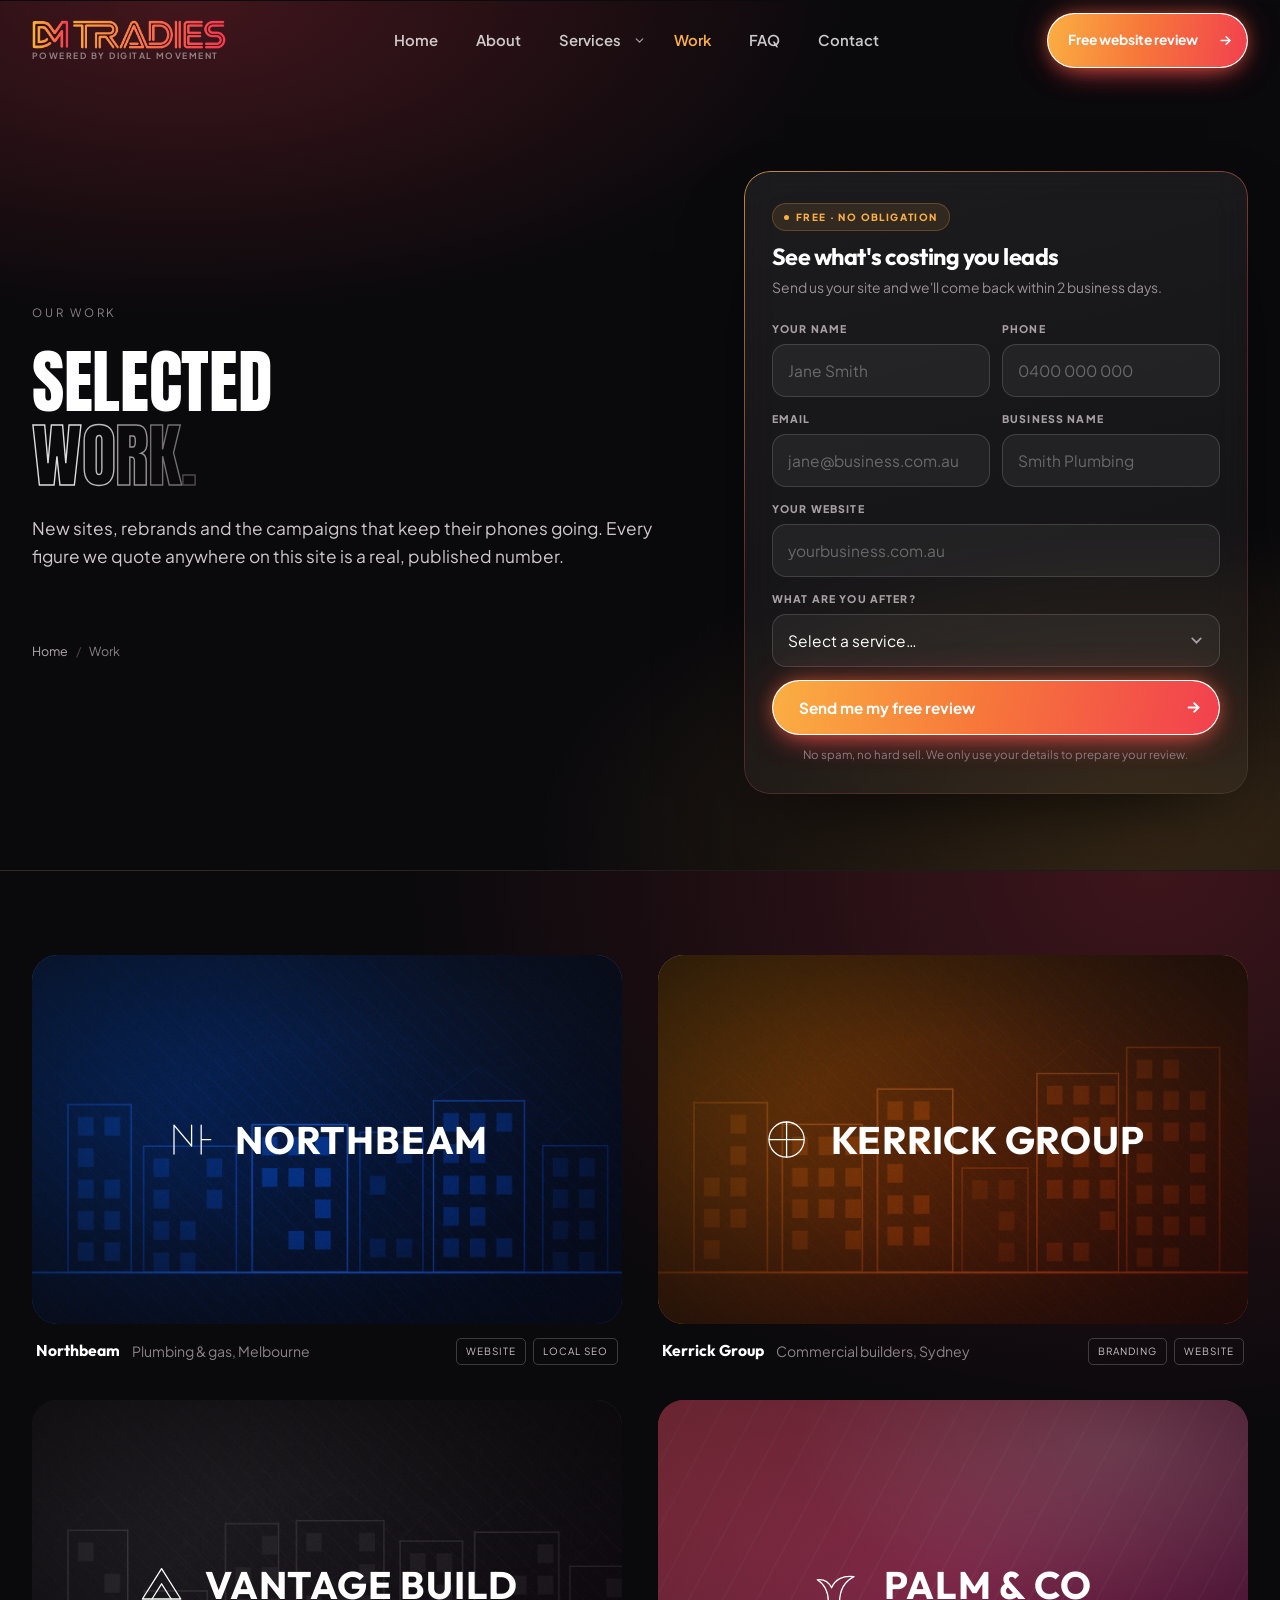
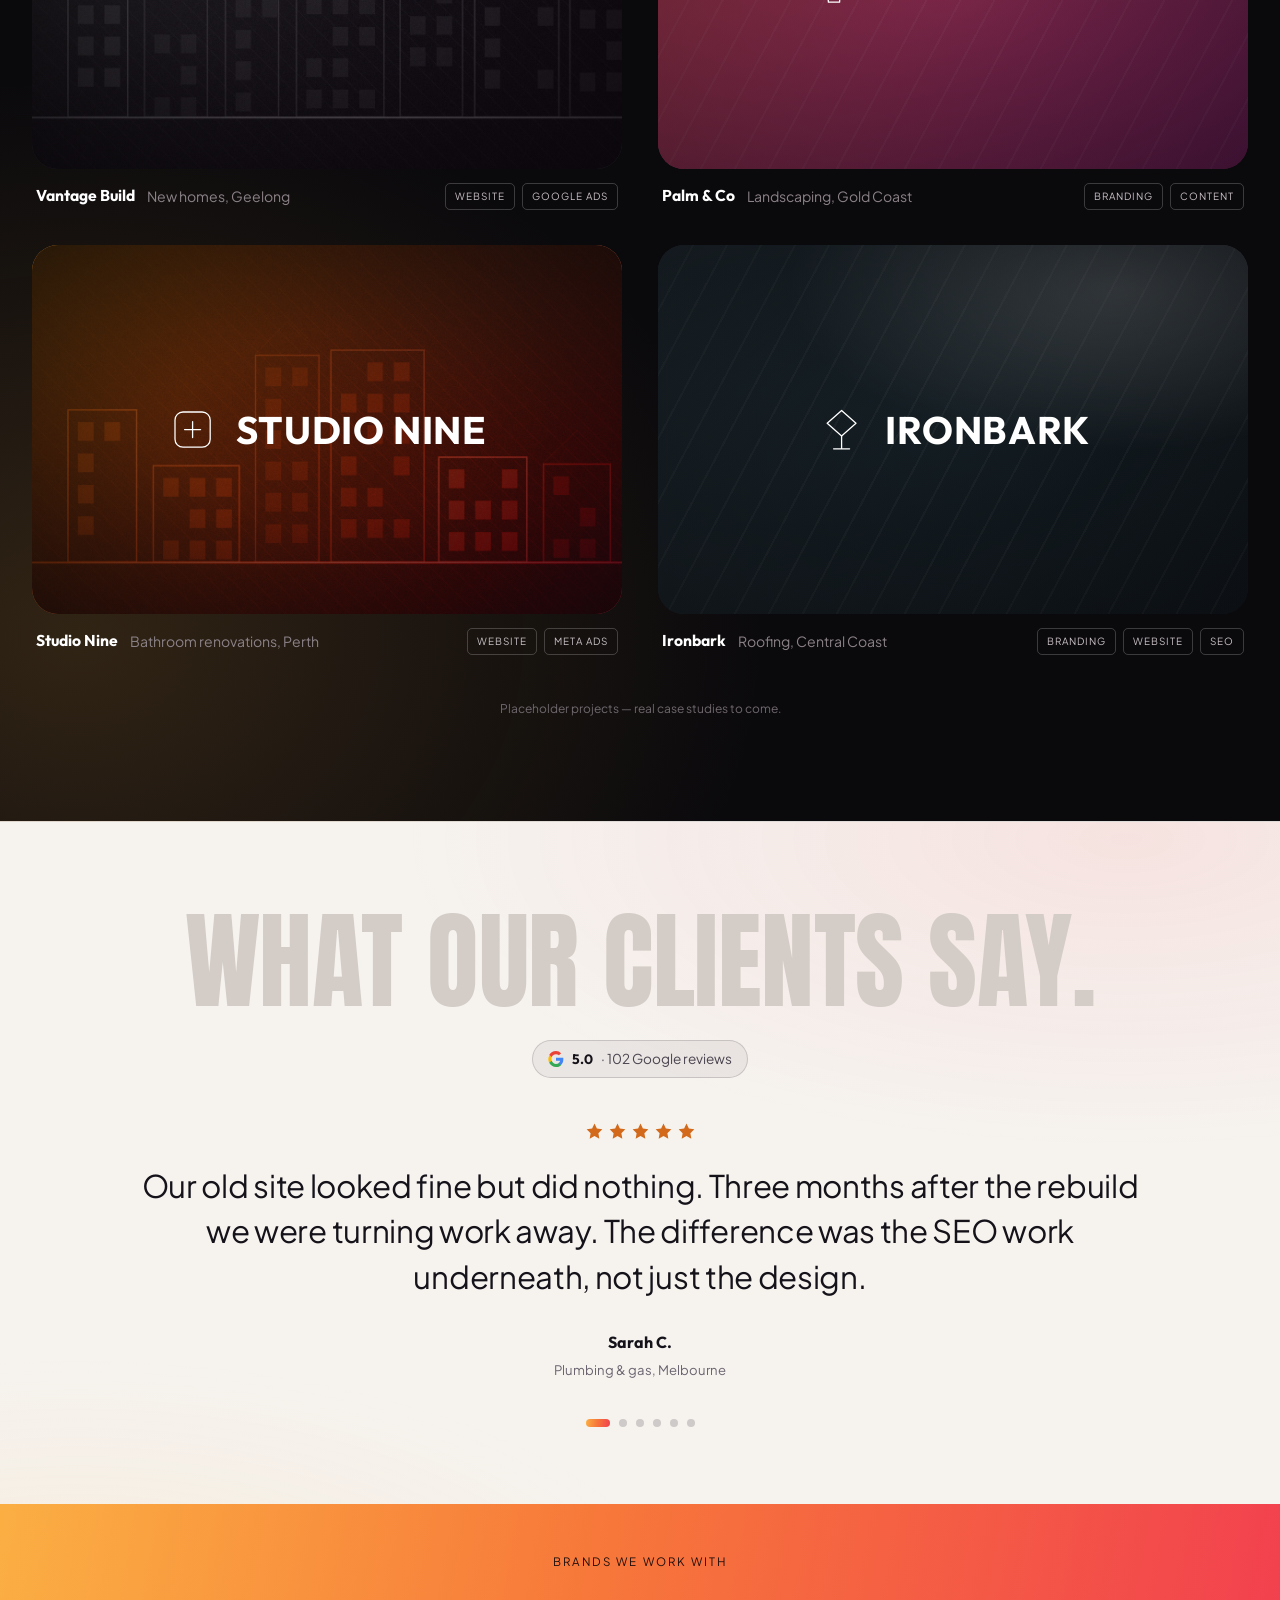
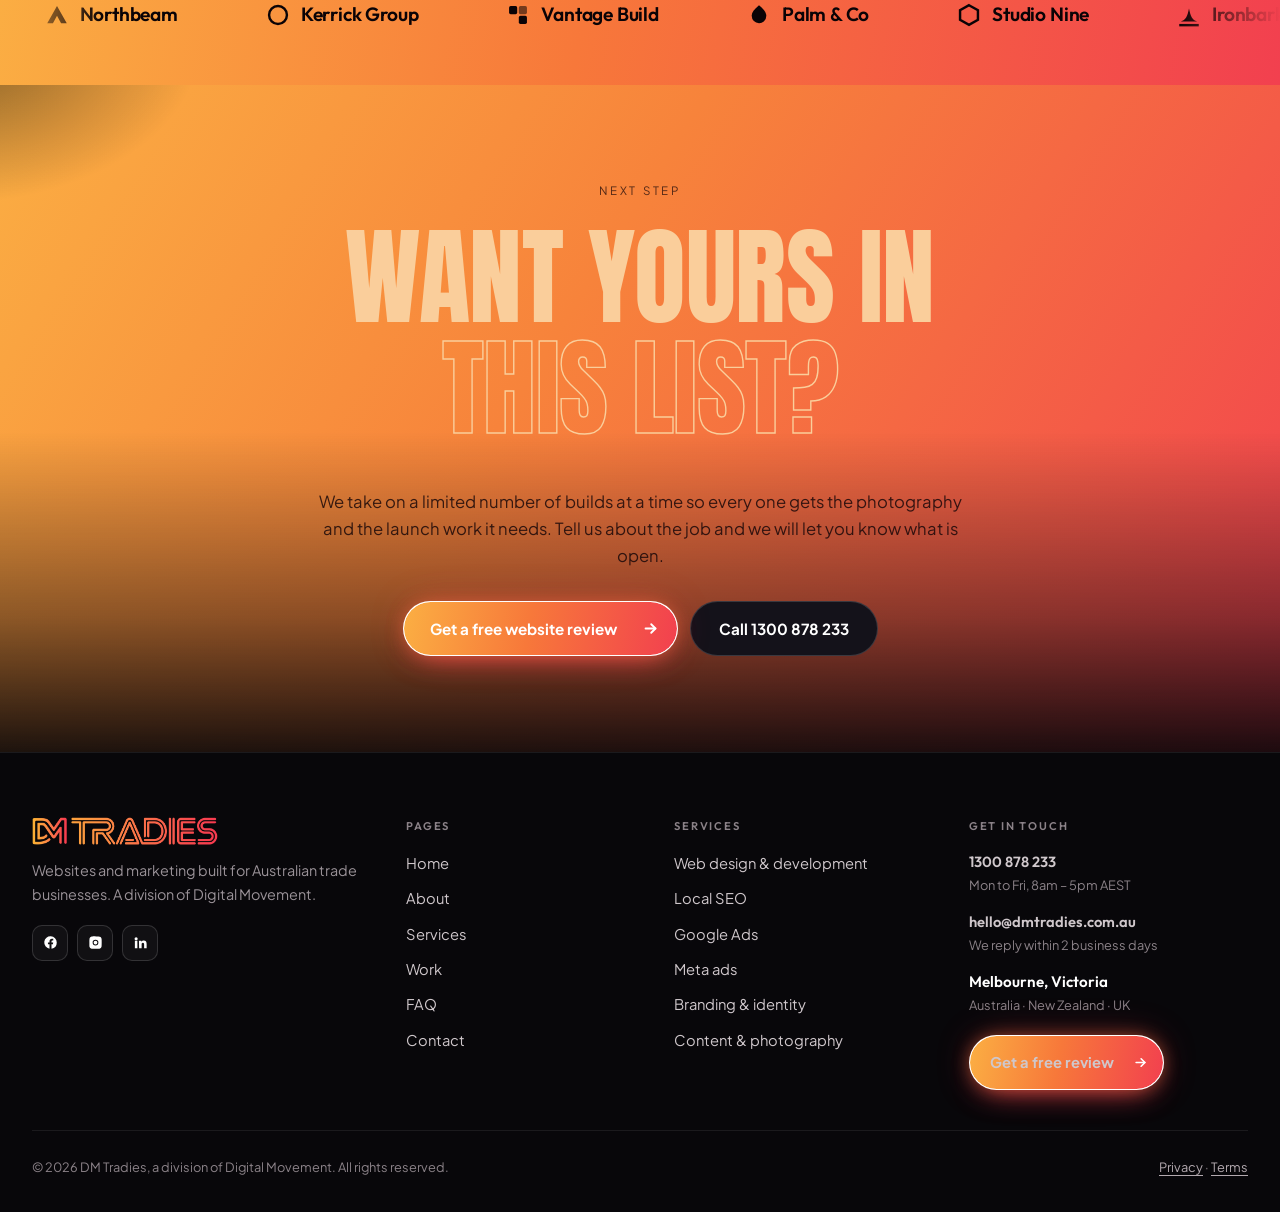
<file: work.html>
<!DOCTYPE html>
<html lang="en-AU">
<head>
<meta charset="utf-8">
<meta name="viewport" content="width=device-width, initial-scale=1, viewport-fit=cover">
<title>Selected work — trade websites and campaigns | DM Tradies</title>
<meta name="description" content="A cross-section of the trade businesses we have built and marketed for: new sites, rebrands and the campaigns that keep their phones going.">
<meta name="keywords" content="tradie website examples, trade website portfolio australia, plumber website design examples">
<link rel="canonical" href="https://dmtradies.com.au/work.html">
<meta name="robots" content="index, follow, max-image-preview:large">
<meta name="theme-color" content="#0B0A0D">

<meta property="og:type" content="website">
<meta property="og:site_name" content="DM Tradies">
<meta property="og:locale" content="en_AU">
<meta property="og:title" content="Selected work — trade websites and campaigns | DM Tradies">
<meta property="og:description" content="A cross-section of the trade businesses we have built and marketed for: new sites, rebrands and the campaigns that keep their phones going.">
<meta property="og:url" content="https://dmtradies.com.au/work.html">
<meta name="twitter:card" content="summary_large_image">
<meta name="twitter:title" content="Selected work — trade websites and campaigns | DM Tradies">
<meta name="twitter:description" content="A cross-section of the trade businesses we have built and marketed for: new sites, rebrands and the campaigns that keep their phones going.">

<link rel="preconnect" href="https://fonts.googleapis.com">
<link rel="preconnect" href="https://fonts.gstatic.com" crossorigin>
<link href="https://fonts.googleapis.com/css2?family=Anton&family=Instrument+Serif:ital@1&family=Outfit:wght@300;400;500;600;700;800&family=Plus+Jakarta+Sans:wght@400;500;600;700&display=swap" rel="stylesheet">
<link rel="stylesheet" href="assets/site.css">
<script src="assets/site.js" defer></script>
<script type="application/ld+json">{"@context":"https://schema.org","@type":"ProfessionalService","@id":"https://dmtradies.com.au/#organization","name":"DM Tradies","alternateName":"DM Tradies by Digital Movement","description":"Websites and marketing built for Australian trade businesses. A division of Digital Movement.","url":"https://dmtradies.com.au/","telephone":"+611300878233","email":"hello@dmtradies.com.au","parentOrganization":{"@type":"Organization","name":"Digital Movement"},"address":{"@type":"PostalAddress","addressLocality":"Melbourne","addressRegion":"VIC","addressCountry":"AU"},"areaServed":[{"@type":"Country","name":"Australia"},{"@type":"Country","name":"New Zealand"},{"@type":"Country","name":"United Kingdom"}],"aggregateRating":{"@type":"AggregateRating","ratingValue":"5.0","reviewCount":"102","bestRating":"5"},"sameAs":["https://www.facebook.com/digitalmovement.com.au","https://www.instagram.com/digitalmovement.com.au/","https://www.linkedin.com/company/31273811"],"openingHoursSpecification":[{"@type":"OpeningHoursSpecification","dayOfWeek":["Monday","Tuesday","Wednesday","Thursday","Friday"],"opens":"08:00","closes":"17:00"}]}</script>
<script type="application/ld+json">{"@context":"https://schema.org","@type":"BreadcrumbList","itemListElement":[{"@type":"ListItem","position":1,"name":"Home","item":"https://dmtradies.com.au/"},{"@type":"ListItem","position":2,"name":"Work","item":"https://dmtradies.com.au/work.html"}]}</script>
</head>
<body>
<a class="skip-link" href="#main">Skip to content</a>
<!-- ================= HEADER ================= -->
<header class="site" id="siteHeader">
  <div class="wrap">
    <nav class="nav" aria-label="Main">
      <a class="brand" href="index.html" aria-label="DM Tradies by Digital Movement — home">
        <span class="brand-logo logo-mark" role="img" aria-label="DM Tradies"></span>
        <span class="brand-by">Powered by Digital Movement</span>
      </a>

      <div class="nav-links" id="navLinks">
        <a href="index.html">Home</a>
        <a href="about.html">About</a>
        <div class="nav-item" data-sub>
          <a href="services.html">Services</a>
          <button class="nav-caret" type="button" aria-expanded="false" aria-controls="svcMenu"
                  aria-label="Show services menu"><svg viewBox="0 0 24 24" fill="none" stroke="currentColor" stroke-width="2.4" stroke-linecap="round" stroke-linejoin="round" aria-hidden="true"><path d="m6 9 6 6 6-6"/></svg></button>
          <div class="nav-sub" id="svcMenu">
            <a href="services/web-design.html">Web design &amp; development<i>01</i></a>
            <a href="services/local-seo.html">Local SEO<i>02</i></a>
            <a href="services/google-ads.html">Google Ads<i>03</i></a>
            <a href="services/meta-ads.html">Meta ads<i>04</i></a>
            <a href="services/branding.html">Branding &amp; identity<i>05</i></a>
            <a href="services/content-photography.html">Content &amp; photography<i>06</i></a>
            <a class="nav-sub-all" href="services.html">All services<span aria-hidden="true">&rarr;</span></a>
          </div>
        </div>
        <a href="work.html" class="active" aria-current="page">Work</a>
        <a href="faq.html">FAQ</a>
        <a href="contact.html">Contact</a>
      </div>

      <div class="nav-right">
        <a class="btn btn--primary btn--sm nav-cta" href="contact.html">
          Free website review
          <span class="btn-arrow" aria-hidden="true"><svg viewBox="0 0 24 24" fill="none" stroke="currentColor" stroke-width="2.6" stroke-linecap="round" stroke-linejoin="round"><path d="M5 12h14"/><path d="m13 6 6 6-6 6"/></svg></span>
        </a>
        <a class="call-mini" href="tel:1300878233" aria-label="Call DM Tradies on 1300 878 233">
          <svg viewBox="0 0 24 24" fill="none" stroke="currentColor" stroke-width="2.2" stroke-linecap="round" stroke-linejoin="round"><path d="M22 16.9v3a2 2 0 0 1-2.2 2 19.8 19.8 0 0 1-8.6-3.1 19.5 19.5 0 0 1-6-6A19.8 19.8 0 0 1 2.1 4.2 2 2 0 0 1 4.1 2h3a2 2 0 0 1 2 1.7c.1 1 .4 1.9.7 2.8a2 2 0 0 1-.5 2.1L8.1 9.9a16 16 0 0 0 6 6l1.3-1.2a2 2 0 0 1 2.1-.5c.9.3 1.8.6 2.8.7a2 2 0 0 1 1.7 2z"/></svg>
        </a>
        <button class="burger" id="burger" aria-label="Open menu" aria-expanded="false" aria-controls="drawer"><i></i><i></i><i></i></button>
      </div>
    </nav>
  </div>
</header>

<!-- ================= MOBILE DRAWER ================= -->
<div class="drawer" id="drawer">
  <div class="drawer-panel">
    <a class="dl" href="index.html">Home <span>01</span></a>
    <a class="dl" href="about.html">About <span>02</span></a>
    <div class="dl-row" data-drawer-sub>
      <a class="dl" href="services.html">Services <span>03</span></a>
      <button class="dl-caret" type="button" aria-expanded="false" aria-controls="drawerSvc"
              aria-label="Show services"><svg viewBox="0 0 24 24" fill="none" stroke="currentColor" stroke-width="2.4" stroke-linecap="round" stroke-linejoin="round" aria-hidden="true"><path d="m6 9 6 6 6-6"/></svg></button>
    </div>
    <div class="drawer-sub" id="drawerSvc"><div>
        <a href="services/web-design.html">Web design &amp; development</a>
        <a href="services/local-seo.html">Local SEO</a>
        <a href="services/google-ads.html">Google Ads</a>
        <a href="services/meta-ads.html">Meta ads</a>
        <a href="services/branding.html">Branding &amp; identity</a>
        <a href="services/content-photography.html">Content &amp; photography</a>
    </div></div>
    <a class="dl" href="work.html" aria-current="page">Work <span>04</span></a>
    <a class="dl" href="faq.html">FAQ <span>05</span></a>
    <a class="dl" href="contact.html">Contact <span>06</span></a>
    <div class="drawer-foot">
      <a class="btn btn--primary btn--block" href="contact.html">
        Free website review
        <span class="btn-arrow" aria-hidden="true"><svg viewBox="0 0 24 24" fill="none" stroke="currentColor" stroke-width="2.6" stroke-linecap="round" stroke-linejoin="round"><path d="M5 12h14"/><path d="m13 6 6 6-6 6"/></svg></span>
      </a>
      <p class="fine">A division of Digital Movement</p>
    </div>
  </div>
</div>

<main id="main">

<section class="page-head">
  <div class="wrap">
    <div class="hero-inner">
      <div class="ph-copy">
        <div class="sec-head">
          <p class="sec-eyebrow rv">Our work</p>
          <h1 class="lit"><span class="w">Selected</span>
            <span class="outline"><span class="w">work.</span></span></h1>
        <p class="sec-sub rv">New sites, rebrands and the campaigns that keep their phones going. Every figure we quote anywhere on this site is a real, published number.</p>
        </div>
      <p class="crumbs rv" aria-label="Breadcrumb"><a href="index.html">Home</a><span>/</span>Work</p>
      </div>

      <div class="hero-form rv" id="hero-form">
        <div class="hf-head">
          <span class="hf-tag"><i></i>Free · No obligation</span>
          <h2>See what's costing you leads</h2>
          <p>Send us your site and we'll come back within 2 business days.</p>
        </div>

        <form class="quote-form" novalidate>
          <div class="form-body">
            <div class="grid-2">
              <div class="field">
                <label for="h-name">Your name</label>
                <input id="h-name" name="name" type="text" placeholder="Jane Smith" autocomplete="name" required>
                <span class="msg">Please enter your name</span>
              </div>
              <div class="field">
                <label for="h-phone">Phone</label>
                <input id="h-phone" name="phone" type="tel" placeholder="0400 000 000" autocomplete="tel" required>
                <span class="msg">Enter a valid phone number</span>
              </div>
            </div>
            <div class="grid-2">
              <div class="field">
                <label for="h-email">Email</label>
                <input id="h-email" name="email" type="email" placeholder="jane@business.com.au" autocomplete="email" required>
                <span class="msg">Enter a valid email</span>
              </div>
              <div class="field">
                <label for="h-business">Business name</label>
                <input id="h-business" name="business" type="text" placeholder="Smith Plumbing" autocomplete="organization">
              </div>
            </div>
            <div class="field">
              <label for="h-site">Your website</label>
              <input id="h-site" name="website" type="text" placeholder="yourbusiness.com.au" autocomplete="url">
            </div>
            <div class="field">
              <label for="h-service">What are you after?</label>
              <select id="h-service" name="service" required>
                <option value="">Select a service…</option>
                <option>A new website</option>
                <option>Website redesign</option>
                <option>SEO &amp; Google Maps</option>
                <option>Google Ads &amp; lead gen</option>
                <option>Branding &amp; logo</option>
                <option>Website care &amp; hosting</option>
                <option>Not sure yet</option>
              </select>
              <span class="msg">Please choose a service</span>
            </div>
            <button class="btn btn--primary btn--block" type="submit">
              Send me my free review
              <span class="btn-arrow" aria-hidden="true"><svg viewBox="0 0 24 24" fill="none" stroke="currentColor" stroke-width="2.6" stroke-linecap="round" stroke-linejoin="round"><path d="M5 12h14"/><path d="m13 6 6 6-6 6"/></svg></span>
            </button>
            <p class="form-fine">No spam, no hard sell. We only use your details to prepare your review.</p>
          </div>

          <div class="form-ok">
            <span class="ok-ic"><svg viewBox="0 0 24 24" fill="none" stroke="currentColor" stroke-width="2.6" stroke-linecap="round" stroke-linejoin="round"><path d="m5 13 4 4L19 7"/></svg></span>
            <h3>Thanks — review requested</h3>
            <p>We'll be back within 2 business days. Sooner? Call <a href="tel:1300878233">1300 878 233</a>.</p>
          </div>
        </form>
      </div>
    </div>
  </div>
</section>

<section class="work" id="work">
  <div class="wrap">

    <div class="work-grid">
      <a class="pj rv" href="contact.html" aria-label="Northbeam — Plumbing &amp; gas, Melbourne">
        <div class="pj-panel" style="--p1:#2E7CF6;--p2:#1B4FCC">
          <img class="pj-img" src="assets/img/work-northbeam.jpg" alt="" width="1280" height="800" loading="lazy" decoding="async">
          <span class="pj-mark"><svg viewBox="0 0 64 64" aria-hidden="true"><path d="M10 50V14l22 26V14"/><path d="M44 14v36M44 32h12"/></svg><b>Northbeam</b></span>
        </div>
        <div class="pj-foot">
          <span class="pj-name">Northbeam</span>
          <span class="pj-line">Plumbing &amp; gas, Melbourne</span>
          <span class="pj-tags"><span class="pj-tag">Website</span><span class="pj-tag">Local SEO</span></span>
        </div>
      </a>
      <a class="pj rv" href="contact.html" aria-label="Kerrick Group — Commercial builders, Sydney">
        <div class="pj-panel" style="--p1:#FBAF43;--p2:#F2604A">
          <img class="pj-img" src="assets/img/work-kerrick.jpg" alt="" width="1280" height="800" loading="lazy" decoding="async">
          <span class="pj-mark"><svg viewBox="0 0 64 64" aria-hidden="true"><circle cx="32" cy="32" r="22"/><path d="M32 10v44M10 32h44"/></svg><b>Kerrick Group</b></span>
        </div>
        <div class="pj-foot">
          <span class="pj-name">Kerrick Group</span>
          <span class="pj-line">Commercial builders, Sydney</span>
          <span class="pj-tags"><span class="pj-tag">Branding</span><span class="pj-tag">Website</span></span>
        </div>
      </a>
      <a class="pj rv" href="contact.html" aria-label="Vantage Build — New homes, Geelong">
        <div class="pj-panel" style="--p1:#1C1A20;--p2:#3A343E">
          <img class="pj-img" src="assets/img/work-vantage.jpg" alt="" width="1280" height="800" loading="lazy" decoding="async">
          <span class="pj-mark"><svg viewBox="0 0 64 64" aria-hidden="true"><path d="M8 50 32 12l24 38z"/><path d="M20 50l12-19 12 19"/></svg><b>Vantage Build</b></span>
        </div>
        <div class="pj-foot">
          <span class="pj-name">Vantage Build</span>
          <span class="pj-line">New homes, Geelong</span>
          <span class="pj-tags"><span class="pj-tag">Website</span><span class="pj-tag">Google Ads</span></span>
        </div>
      </a>
      <a class="pj rv" href="contact.html" aria-label="Palm & Co — Landscaping, Gold Coast">
        <div class="pj-panel" style="--p1:#E04B62;--p2:#7A1E63">
          <img class="pj-img" src="assets/img/work-palm.jpg" alt="" width="1280" height="800" loading="lazy" decoding="async">
          <span class="pj-mark"><svg viewBox="0 0 64 64" aria-hidden="true"><path d="M32 54c0-16 6-26 18-32-14-2-24 4-28 14-4-8-10-11-18-10 10 6 14 16 14 28z"/></svg><b>Palm &amp; Co</b></span>
        </div>
        <div class="pj-foot">
          <span class="pj-name">Palm &amp; Co</span>
          <span class="pj-line">Landscaping, Gold Coast</span>
          <span class="pj-tags"><span class="pj-tag">Branding</span><span class="pj-tag">Content</span></span>
        </div>
      </a>
      <a class="pj rv" href="contact.html" aria-label="Studio Nine — Bathroom renovations, Perth">
        <div class="pj-panel" style="--p1:#F7A23B;--p2:#C6293F">
          <img class="pj-img" src="assets/img/work-studio-nine.jpg" alt="" width="1280" height="800" loading="lazy" decoding="async">
          <span class="pj-mark"><svg viewBox="0 0 64 64" aria-hidden="true"><rect x="10" y="10" width="44" height="44" rx="10"/><path d="M22 32h20M32 22v20"/></svg><b>Studio Nine</b></span>
        </div>
        <div class="pj-foot">
          <span class="pj-name">Studio Nine</span>
          <span class="pj-line">Bathroom renovations, Perth</span>
          <span class="pj-tags"><span class="pj-tag">Website</span><span class="pj-tag">Meta Ads</span></span>
        </div>
      </a>
      <a class="pj rv" href="contact.html" aria-label="Ironbark — Roofing, Central Coast">
        <div class="pj-panel" style="--p1:#20323A;--p2:#0E1A20">
          <img class="pj-img" src="assets/img/work-ironbark.jpg" alt="" width="1280" height="800" loading="lazy" decoding="async">
          <span class="pj-mark"><svg viewBox="0 0 64 64" aria-hidden="true"><path d="M32 8 50 24 32 40 14 24z"/><path d="M32 40v16M22 56h20"/></svg><b>Ironbark</b></span>
        </div>
        <div class="pj-foot">
          <span class="pj-name">Ironbark</span>
          <span class="pj-line">Roofing, Central Coast</span>
          <span class="pj-tags"><span class="pj-tag">Branding</span><span class="pj-tag">Website</span><span class="pj-tag">SEO</span></span>
        </div>
      </a>
    </div>

    <p class="work-note">Placeholder projects — real case studies to come.</p>
  </div>
</section><section class="reviews">
  <div class="wrap">
    <div class="sec-head">
      <h2 class="lit" id="revHead"><span class="w">What</span> <span class="w">our</span> <span class="w">clients</span> <span class="w">say.</span></h2>
      <a class="rv-badge" href="https://www.google.com/search?q=Digital+Movement+Melbourne"
         target="_blank" rel="noopener noreferrer">
        <svg viewBox="0 0 24 24" aria-hidden="true"><path fill="#4285F4" d="M23 12.3c0-.8-.1-1.6-.2-2.3H12v4.5h6.2a5.3 5.3 0 0 1-2.3 3.5v2.9h3.7c2.2-2 3.4-5 3.4-8.6z"/><path fill="#34A853" d="M12 24c3.1 0 5.7-1 7.6-2.8l-3.7-2.9c-1 .7-2.3 1.1-3.9 1.1-3 0-5.5-2-6.4-4.7H1.8v3a12 12 0 0 0 10.2 6.3z"/><path fill="#FBBC05" d="M5.6 14.7a7.2 7.2 0 0 1 0-4.6v-3H1.8a12 12 0 0 0 0 10.6l3.8-3z"/><path fill="#EA4335" d="M12 4.8c1.7 0 3.2.6 4.4 1.7l3.3-3.3A11.6 11.6 0 0 0 12 0 12 12 0 0 0 1.8 6.1l3.8 3C6.5 6.7 9 4.8 12 4.8z"/></svg><b>5.0</b> · 102 Google reviews
      </a>
    </div>
  </div>

  <div class="wrap">
    <div class="rv-stage" id="rvStage">
        <figure class="rv-quote is-on">
          <span class="rv-stars" role="img" aria-label="Rated 5 out of 5"><svg viewBox="0 0 24 24" fill="currentColor" aria-hidden="true"><path d="m12 2 3 6.3 6.9 1-5 4.9 1.2 6.8L12 17.8 5.9 21l1.2-6.8-5-4.9 6.9-1z"/></svg><svg viewBox="0 0 24 24" fill="currentColor" aria-hidden="true"><path d="m12 2 3 6.3 6.9 1-5 4.9 1.2 6.8L12 17.8 5.9 21l1.2-6.8-5-4.9 6.9-1z"/></svg><svg viewBox="0 0 24 24" fill="currentColor" aria-hidden="true"><path d="m12 2 3 6.3 6.9 1-5 4.9 1.2 6.8L12 17.8 5.9 21l1.2-6.8-5-4.9 6.9-1z"/></svg><svg viewBox="0 0 24 24" fill="currentColor" aria-hidden="true"><path d="m12 2 3 6.3 6.9 1-5 4.9 1.2 6.8L12 17.8 5.9 21l1.2-6.8-5-4.9 6.9-1z"/></svg><svg viewBox="0 0 24 24" fill="currentColor" aria-hidden="true"><path d="m12 2 3 6.3 6.9 1-5 4.9 1.2 6.8L12 17.8 5.9 21l1.2-6.8-5-4.9 6.9-1z"/></svg></span>
          <blockquote>Our old site looked fine but did nothing. Three months after the rebuild we were turning work away. The difference was the SEO work underneath, not just the design.</blockquote>
          <figcaption><b>Sarah C.</b><span>Plumbing &amp; gas, Melbourne</span></figcaption>
        </figure>
        <figure class="rv-quote" hidden>
          <span class="rv-stars" role="img" aria-label="Rated 5 out of 5"><svg viewBox="0 0 24 24" fill="currentColor" aria-hidden="true"><path d="m12 2 3 6.3 6.9 1-5 4.9 1.2 6.8L12 17.8 5.9 21l1.2-6.8-5-4.9 6.9-1z"/></svg><svg viewBox="0 0 24 24" fill="currentColor" aria-hidden="true"><path d="m12 2 3 6.3 6.9 1-5 4.9 1.2 6.8L12 17.8 5.9 21l1.2-6.8-5-4.9 6.9-1z"/></svg><svg viewBox="0 0 24 24" fill="currentColor" aria-hidden="true"><path d="m12 2 3 6.3 6.9 1-5 4.9 1.2 6.8L12 17.8 5.9 21l1.2-6.8-5-4.9 6.9-1z"/></svg><svg viewBox="0 0 24 24" fill="currentColor" aria-hidden="true"><path d="m12 2 3 6.3 6.9 1-5 4.9 1.2 6.8L12 17.8 5.9 21l1.2-6.8-5-4.9 6.9-1z"/></svg><svg viewBox="0 0 24 24" fill="currentColor" aria-hidden="true"><path d="m12 2 3 6.3 6.9 1-5 4.9 1.2 6.8L12 17.8 5.9 21l1.2-6.8-5-4.9 6.9-1z"/></svg></span>
          <blockquote>They actually came out and photographed the crew instead of using stock images. That alone changed how customers see us, and the enquiries that come through are far better qualified.</blockquote>
          <figcaption><b>James P.</b><span>Roofing, Central Coast</span></figcaption>
        </figure>
        <figure class="rv-quote" hidden>
          <span class="rv-stars" role="img" aria-label="Rated 5 out of 5"><svg viewBox="0 0 24 24" fill="currentColor" aria-hidden="true"><path d="m12 2 3 6.3 6.9 1-5 4.9 1.2 6.8L12 17.8 5.9 21l1.2-6.8-5-4.9 6.9-1z"/></svg><svg viewBox="0 0 24 24" fill="currentColor" aria-hidden="true"><path d="m12 2 3 6.3 6.9 1-5 4.9 1.2 6.8L12 17.8 5.9 21l1.2-6.8-5-4.9 6.9-1z"/></svg><svg viewBox="0 0 24 24" fill="currentColor" aria-hidden="true"><path d="m12 2 3 6.3 6.9 1-5 4.9 1.2 6.8L12 17.8 5.9 21l1.2-6.8-5-4.9 6.9-1z"/></svg><svg viewBox="0 0 24 24" fill="currentColor" aria-hidden="true"><path d="m12 2 3 6.3 6.9 1-5 4.9 1.2 6.8L12 17.8 5.9 21l1.2-6.8-5-4.9 6.9-1z"/></svg><svg viewBox="0 0 24 24" fill="currentColor" aria-hidden="true"><path d="m12 2 3 6.3 6.9 1-5 4.9 1.2 6.8L12 17.8 5.9 21l1.2-6.8-5-4.9 6.9-1z"/></svg></span>
          <blockquote>Fixed price, done in four weeks, no lock-in, and I own the lot. After two agencies who held my domain hostage, that was the whole reason I signed.</blockquote>
          <figcaption><b>Anita N.</b><span>Electrical contracting, Sydney</span></figcaption>
        </figure>
        <figure class="rv-quote" hidden>
          <span class="rv-stars" role="img" aria-label="Rated 5 out of 5"><svg viewBox="0 0 24 24" fill="currentColor" aria-hidden="true"><path d="m12 2 3 6.3 6.9 1-5 4.9 1.2 6.8L12 17.8 5.9 21l1.2-6.8-5-4.9 6.9-1z"/></svg><svg viewBox="0 0 24 24" fill="currentColor" aria-hidden="true"><path d="m12 2 3 6.3 6.9 1-5 4.9 1.2 6.8L12 17.8 5.9 21l1.2-6.8-5-4.9 6.9-1z"/></svg><svg viewBox="0 0 24 24" fill="currentColor" aria-hidden="true"><path d="m12 2 3 6.3 6.9 1-5 4.9 1.2 6.8L12 17.8 5.9 21l1.2-6.8-5-4.9 6.9-1z"/></svg><svg viewBox="0 0 24 24" fill="currentColor" aria-hidden="true"><path d="m12 2 3 6.3 6.9 1-5 4.9 1.2 6.8L12 17.8 5.9 21l1.2-6.8-5-4.9 6.9-1z"/></svg><svg viewBox="0 0 24 24" fill="currentColor" aria-hidden="true"><path d="m12 2 3 6.3 6.9 1-5 4.9 1.2 6.8L12 17.8 5.9 21l1.2-6.8-5-4.9 6.9-1z"/></svg></span>
          <blockquote>We were invisible on Google Maps outside our own suburb. Now we're first for most of the areas we actually service, and the phone hasn't stopped.</blockquote>
          <figcaption><b>Dave R.</b><span>Concreting, Geelong</span></figcaption>
        </figure>
        <figure class="rv-quote" hidden>
          <span class="rv-stars" role="img" aria-label="Rated 5 out of 5"><svg viewBox="0 0 24 24" fill="currentColor" aria-hidden="true"><path d="m12 2 3 6.3 6.9 1-5 4.9 1.2 6.8L12 17.8 5.9 21l1.2-6.8-5-4.9 6.9-1z"/></svg><svg viewBox="0 0 24 24" fill="currentColor" aria-hidden="true"><path d="m12 2 3 6.3 6.9 1-5 4.9 1.2 6.8L12 17.8 5.9 21l1.2-6.8-5-4.9 6.9-1z"/></svg><svg viewBox="0 0 24 24" fill="currentColor" aria-hidden="true"><path d="m12 2 3 6.3 6.9 1-5 4.9 1.2 6.8L12 17.8 5.9 21l1.2-6.8-5-4.9 6.9-1z"/></svg><svg viewBox="0 0 24 24" fill="currentColor" aria-hidden="true"><path d="m12 2 3 6.3 6.9 1-5 4.9 1.2 6.8L12 17.8 5.9 21l1.2-6.8-5-4.9 6.9-1z"/></svg><svg viewBox="0 0 24 24" fill="currentColor" aria-hidden="true"><path d="m12 2 3 6.3 6.9 1-5 4.9 1.2 6.8L12 17.8 5.9 21l1.2-6.8-5-4.9 6.9-1z"/></svg></span>
          <blockquote>Straight answers, no jargon, and they pick up the phone. Rare in this industry.</blockquote>
          <figcaption><b>Michelle T.</b><span>Building inspections, Brisbane</span></figcaption>
        </figure>
        <figure class="rv-quote" hidden>
          <span class="rv-stars" role="img" aria-label="Rated 5 out of 5"><svg viewBox="0 0 24 24" fill="currentColor" aria-hidden="true"><path d="m12 2 3 6.3 6.9 1-5 4.9 1.2 6.8L12 17.8 5.9 21l1.2-6.8-5-4.9 6.9-1z"/></svg><svg viewBox="0 0 24 24" fill="currentColor" aria-hidden="true"><path d="m12 2 3 6.3 6.9 1-5 4.9 1.2 6.8L12 17.8 5.9 21l1.2-6.8-5-4.9 6.9-1z"/></svg><svg viewBox="0 0 24 24" fill="currentColor" aria-hidden="true"><path d="m12 2 3 6.3 6.9 1-5 4.9 1.2 6.8L12 17.8 5.9 21l1.2-6.8-5-4.9 6.9-1z"/></svg><svg viewBox="0 0 24 24" fill="currentColor" aria-hidden="true"><path d="m12 2 3 6.3 6.9 1-5 4.9 1.2 6.8L12 17.8 5.9 21l1.2-6.8-5-4.9 6.9-1z"/></svg><svg viewBox="0 0 24 24" fill="currentColor" aria-hidden="true"><path d="m12 2 3 6.3 6.9 1-5 4.9 1.2 6.8L12 17.8 5.9 21l1.2-6.8-5-4.9 6.9-1z"/></svg></span>
          <blockquote>The booking system alone paid for the site. Customers book themselves in now instead of ringing during jobs.</blockquote>
          <figcaption><b>Tom H.</b><span>Carpentry, Newcastle</span></figcaption>
        </figure>
    </div>

    <div class="rv-dots" role="tablist" aria-label="Choose a review">
        <button type="button" class="rv-dot is-on" data-i="0" aria-label="Show review 1 of 6"></button>
        <button type="button" class="rv-dot" data-i="1" aria-label="Show review 2 of 6"></button>
        <button type="button" class="rv-dot" data-i="2" aria-label="Show review 3 of 6"></button>
        <button type="button" class="rv-dot" data-i="3" aria-label="Show review 4 of 6"></button>
        <button type="button" class="rv-dot" data-i="4" aria-label="Show review 5 of 6"></button>
        <button type="button" class="rv-dot" data-i="5" aria-label="Show review 6 of 6"></button>
    </div>
  </div>

  <!-- Placeholder brand marks — swap for real client logos. -->
  <div class="brands">
    <p class="brands-label">Brands we work with</p>
    <div class="bm">
      <div class="bm-track">
        <span class="bm-item"><svg viewBox="0 0 32 32" aria-hidden="true"><path d="M4 26 16 5l12 21H21l-5-9-5 9z"/></svg><b>Northbeam</b></span>
        <span class="bm-item"><svg viewBox="0 0 32 32" aria-hidden="true"><circle cx="16" cy="16" r="11" fill="none" stroke="currentColor" stroke-width="3"/><path d="M16 5v22"/></svg><b>Kerrick Group</b></span>
        <span class="bm-item"><svg viewBox="0 0 32 32" aria-hidden="true"><rect x="5" y="5" width="10" height="10" rx="2"/><rect x="17" y="17" width="10" height="10" rx="2"/><rect x="17" y="5" width="10" height="10" rx="2" opacity=".55"/></svg><b>Vantage Build</b></span>
        <span class="bm-item"><svg viewBox="0 0 32 32" aria-hidden="true"><path d="M16 4c6 5 9 9 9 13a9 9 0 0 1-18 0c0-4 3-8 9-13z"/></svg><b>Palm &amp; Co</b></span>
        <span class="bm-item"><svg viewBox="0 0 32 32" aria-hidden="true"><path d="M16 4 27 10v12l-11 6-11-6V10z" fill="none" stroke="currentColor" stroke-width="3"/></svg><b>Studio Nine</b></span>
        <span class="bm-item"><svg viewBox="0 0 32 32" aria-hidden="true"><path d="M6 24c6-2 8-6 10-16 2 10 4 14 10 16z" /><path d="M4 27h24v3H4z"/></svg><b>Ironbark</b></span>
        <span class="bm-item"><svg viewBox="0 0 32 32" aria-hidden="true"><path d="M5 20 13 6l4 7 3-4 7 11z"/><path d="M4 24h24v3H4z"/></svg><b>Metro Lane</b></span>
        <span class="bm-item"><svg viewBox="0 0 32 32" aria-hidden="true"><circle cx="16" cy="12" r="7"/><path d="M5 27c2-5 6-7 11-7s9 2 11 7z"/></svg><b>Bright Harbour</b></span>
        <span class="bm-item" aria-hidden="true"><svg viewBox="0 0 32 32" aria-hidden="true"><path d="M4 26 16 5l12 21H21l-5-9-5 9z"/></svg><b>Northbeam</b></span>
        <span class="bm-item" aria-hidden="true"><svg viewBox="0 0 32 32" aria-hidden="true"><circle cx="16" cy="16" r="11" fill="none" stroke="currentColor" stroke-width="3"/><path d="M16 5v22"/></svg><b>Kerrick Group</b></span>
        <span class="bm-item" aria-hidden="true"><svg viewBox="0 0 32 32" aria-hidden="true"><rect x="5" y="5" width="10" height="10" rx="2"/><rect x="17" y="17" width="10" height="10" rx="2"/><rect x="17" y="5" width="10" height="10" rx="2" opacity=".55"/></svg><b>Vantage Build</b></span>
        <span class="bm-item" aria-hidden="true"><svg viewBox="0 0 32 32" aria-hidden="true"><path d="M16 4c6 5 9 9 9 13a9 9 0 0 1-18 0c0-4 3-8 9-13z"/></svg><b>Palm &amp; Co</b></span>
        <span class="bm-item" aria-hidden="true"><svg viewBox="0 0 32 32" aria-hidden="true"><path d="M16 4 27 10v12l-11 6-11-6V10z" fill="none" stroke="currentColor" stroke-width="3"/></svg><b>Studio Nine</b></span>
        <span class="bm-item" aria-hidden="true"><svg viewBox="0 0 32 32" aria-hidden="true"><path d="M6 24c6-2 8-6 10-16 2 10 4 14 10 16z" /><path d="M4 27h24v3H4z"/></svg><b>Ironbark</b></span>
        <span class="bm-item" aria-hidden="true"><svg viewBox="0 0 32 32" aria-hidden="true"><path d="M5 20 13 6l4 7 3-4 7 11z"/><path d="M4 24h24v3H4z"/></svg><b>Metro Lane</b></span>
        <span class="bm-item" aria-hidden="true"><svg viewBox="0 0 32 32" aria-hidden="true"><circle cx="16" cy="12" r="7"/><path d="M5 27c2-5 6-7 11-7s9 2 11 7z"/></svg><b>Bright Harbour</b></span>
      </div>
    </div>
  </div>
</section><!-- ================= CLOSING CTA ================= -->
<section class="cta-band">
  <div class="wrap">
    <div class="cta-inner">
      <div class="sec-head">
        <p class="sec-eyebrow rv">Next step</p>
        <h2 class="lit"><span class="w">Want</span> <span class="w">yours</span> <span class="w">in</span>
          <span class="outline"><span class="w">this</span> <span class="w">list?</span></span></h2>
      </div>
      <p class="cta-copy rv">We take on a limited number of builds at a time so every one gets the photography and the launch work it needs. Tell us about the job and we will let you know what is open.</p>
      <div class="cta-actions rv">
        <a class="btn btn--primary" href="contact.html">Get a free website review <span class="btn-arrow" aria-hidden="true"><svg viewBox="0 0 24 24" fill="none" stroke="currentColor" stroke-width="2.6" stroke-linecap="round" stroke-linejoin="round"><path d="M5 12h14"/><path d="m13 6 6 6-6 6"/></svg></span></a>
        <a class="btn btn--ink" href="tel:1300878233">Call 1300 878 233</a>
      </div>
    </div>
  </div>
</section>

</main>

<!-- ================= FOOTER ================= -->
<footer class="site-foot">
  <div class="wrap">
    <div class="foot-top">
      <div>
        <a class="foot-logo logo-mark" href="index.html" role="img" aria-label="DM Tradies by Digital Movement"></a>
        <p class="foot-blurb">Websites and marketing built for Australian trade businesses.
          A division of Digital Movement.</p>
        <div class="foot-social">
          <a href="https://www.facebook.com/digitalmovement.com.au" target="_blank" rel="noopener noreferrer" aria-label="Digital Movement on Facebook"><svg viewBox="0 0 24 24" aria-hidden="true"><path d="M22 12a10 10 0 1 0-11.6 9.9v-7H7.9V12h2.5V9.8c0-2.5 1.5-3.9 3.8-3.9 1.1 0 2.2.2 2.2.2v2.5h-1.2c-1.2 0-1.6.8-1.6 1.6V12h2.7l-.4 2.9h-2.3v7A10 10 0 0 0 22 12z"/></svg></a>
          <a href="https://www.instagram.com/digitalmovement.com.au/" target="_blank" rel="noopener noreferrer" aria-label="Digital Movement on Instagram"><svg viewBox="0 0 24 24" aria-hidden="true"><path d="M12 2.2c3.2 0 3.6 0 4.9.1 1.2.1 1.8.3 2.2.4.6.2 1 .5 1.4.9.4.4.7.8.9 1.4.2.4.4 1 .4 2.2.1 1.3.1 1.7.1 4.9s0 3.6-.1 4.9c-.1 1.2-.3 1.8-.4 2.2-.2.6-.5 1-.9 1.4-.4.4-.8.7-1.4.9-.4.2-1 .4-2.2.4-1.3.1-1.7.1-4.9.1s-3.6 0-4.9-.1c-1.2-.1-1.8-.3-2.2-.4-.6-.2-1-.5-1.4-.9-.4-.4-.7-.8-.9-1.4-.2-.4-.4-1-.4-2.2C2.2 15.6 2.2 15.2 2.2 12s0-3.6.1-4.9c.1-1.2.3-1.8.4-2.2.2-.6.5-1 .9-1.4.4-.4.8-.7 1.4-.9.4-.2 1-.4 2.2-.4 1.3-.1 1.7-.1 4.8-.1zm0 5.2a4.6 4.6 0 1 0 0 9.2 4.6 4.6 0 0 0 0-9.2zm0 7.6a3 3 0 1 1 0-6 3 3 0 0 1 0 6zm5.9-7.8a1.1 1.1 0 1 1-2.2 0 1.1 1.1 0 0 1 2.2 0z"/></svg></a>
          <a href="https://www.linkedin.com/company/31273811" target="_blank" rel="noopener noreferrer" aria-label="Digital Movement on LinkedIn"><svg viewBox="0 0 24 24" aria-hidden="true"><path d="M4.98 3.5a2.5 2.5 0 1 1 0 5 2.5 2.5 0 0 1 0-5zM3 9h4v12H3zM9.5 9h3.8v1.7h.1c.5-1 1.8-2 3.7-2 4 0 4.7 2.5 4.7 5.9V21h-4v-5.6c0-1.3 0-3-1.9-3s-2.1 1.4-2.1 2.9V21h-4z"/></svg></a>
        </div>
      </div>

      <div class="foot-col">
        <h3>Pages</h3>
        <ul>
          <li><a href="index.html">Home</a></li>
          <li><a href="about.html">About</a></li>
          <li><a href="services.html">Services</a></li>
          <li><a href="work.html">Work</a></li>
          <li><a href="faq.html">FAQ</a></li>
          <li><a href="contact.html">Contact</a></li>
        </ul>
      </div>

      <div class="foot-col">
        <h3>Services</h3>
        <ul>
          <li><a href="services/web-design.html">Web design &amp; development</a></li>
          <li><a href="services/local-seo.html">Local SEO</a></li>
          <li><a href="services/google-ads.html">Google Ads</a></li>
          <li><a href="services/meta-ads.html">Meta ads</a></li>
          <li><a href="services/branding.html">Branding &amp; identity</a></li>
          <li><a href="services/content-photography.html">Content &amp; photography</a></li>
        </ul>
      </div>

      <div class="foot-col foot-contact">
        <h3>Get in touch</h3>
        <ul>
          <li><a class="fc-strong" href="tel:1300878233">1300 878 233</a>
            <span class="fc-sub">Mon to Fri, 8am &ndash; 5pm AEST</span></li>
          <li><a class="fc-strong" href="mailto:hello@dmtradies.com.au">hello@dmtradies.com.au</a>
            <span class="fc-sub">We reply within 2 business days</span></li>
          <li><span class="fc-strong">Melbourne, Victoria</span>
            <span class="fc-sub">Australia &middot; New Zealand &middot; UK</span></li>
        </ul>
        <a class="btn btn--primary btn--sm foot-cta" href="contact.html">
          Get a free review
          <span class="btn-arrow" aria-hidden="true"><svg viewBox="0 0 24 24" fill="none" stroke="currentColor" stroke-width="2.6" stroke-linecap="round" stroke-linejoin="round"><path d="M5 12h14"/><path d="m13 6 6 6-6 6"/></svg></span>
        </a>
      </div>
    </div>

    <div class="foot-bottom">
      <p class="foot-fine">&copy; <span id="yr">2026</span> DM Tradies, a division of Digital Movement. All rights reserved.</p>
      <p class="foot-fine"><a href="#">Privacy</a> &middot; <a href="#">Terms</a></p>
    </div>
  </div>
</footer>

</body>
</html>
</file>
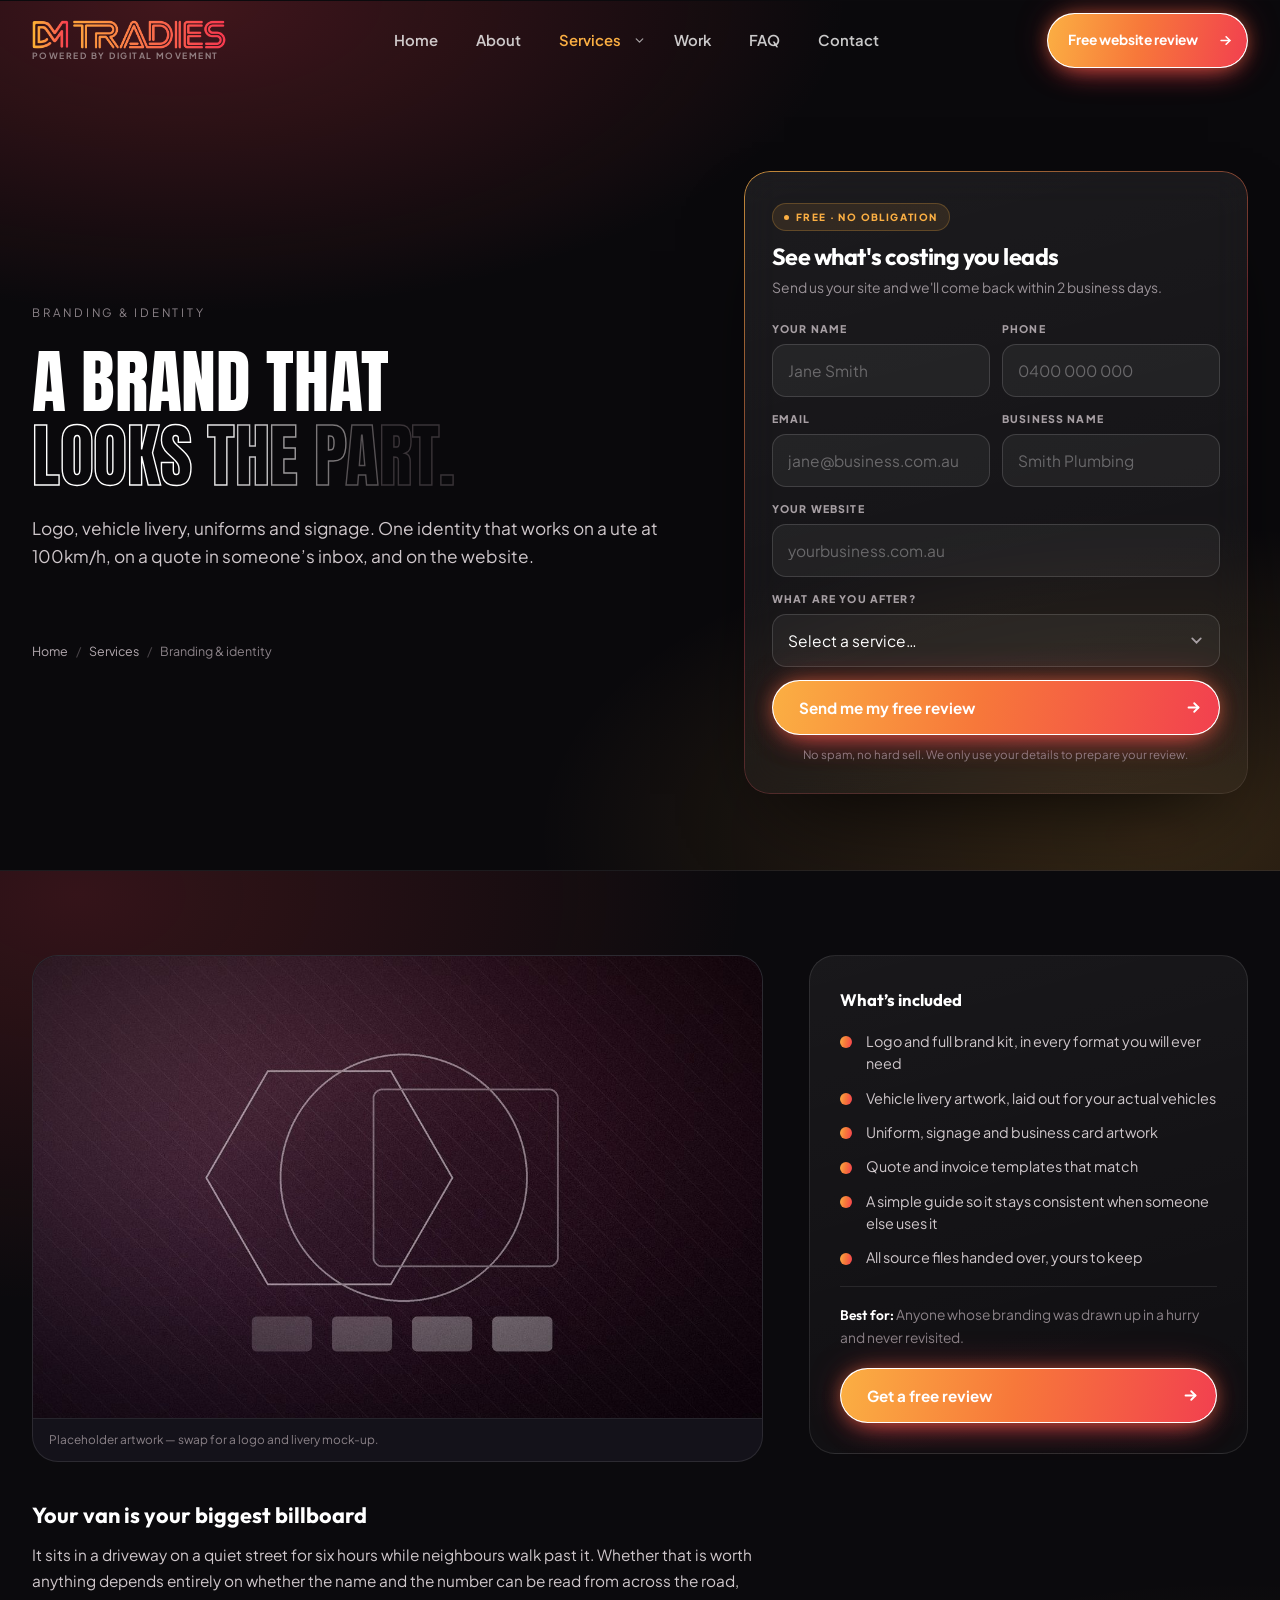
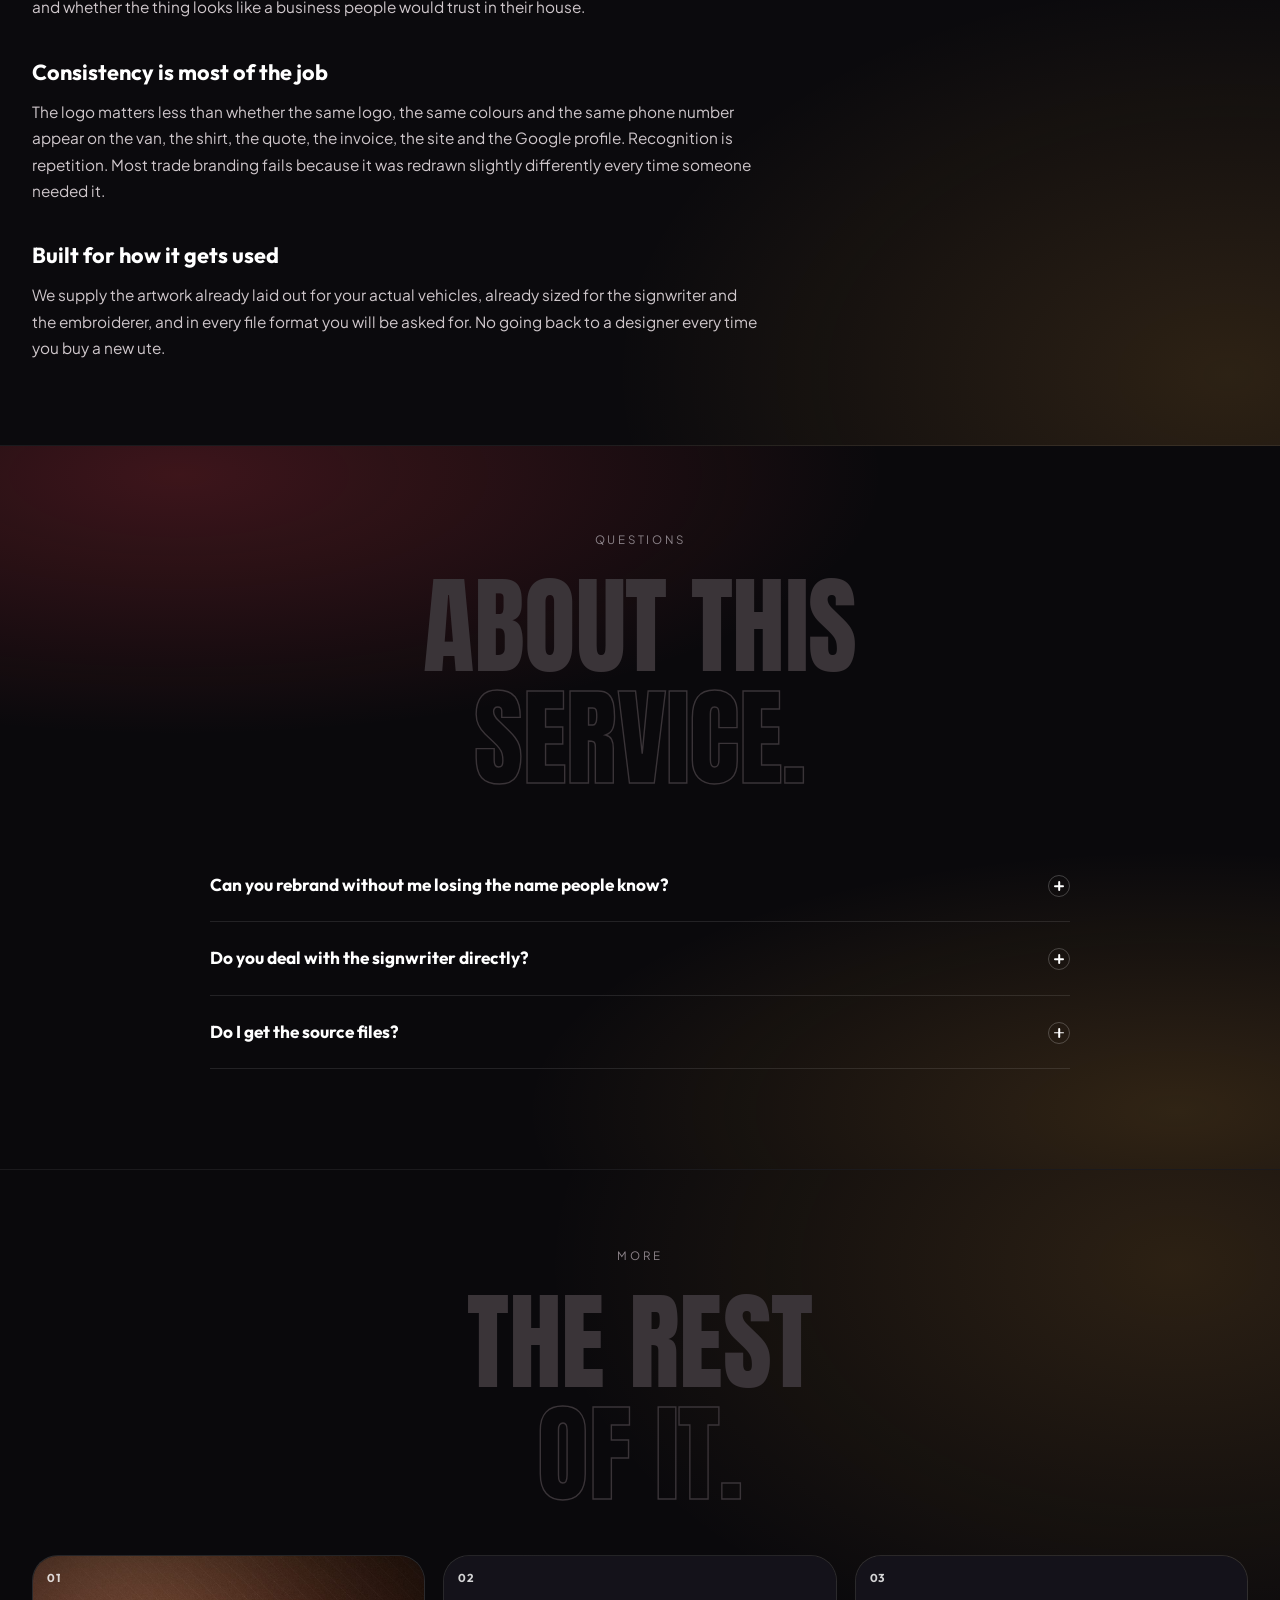
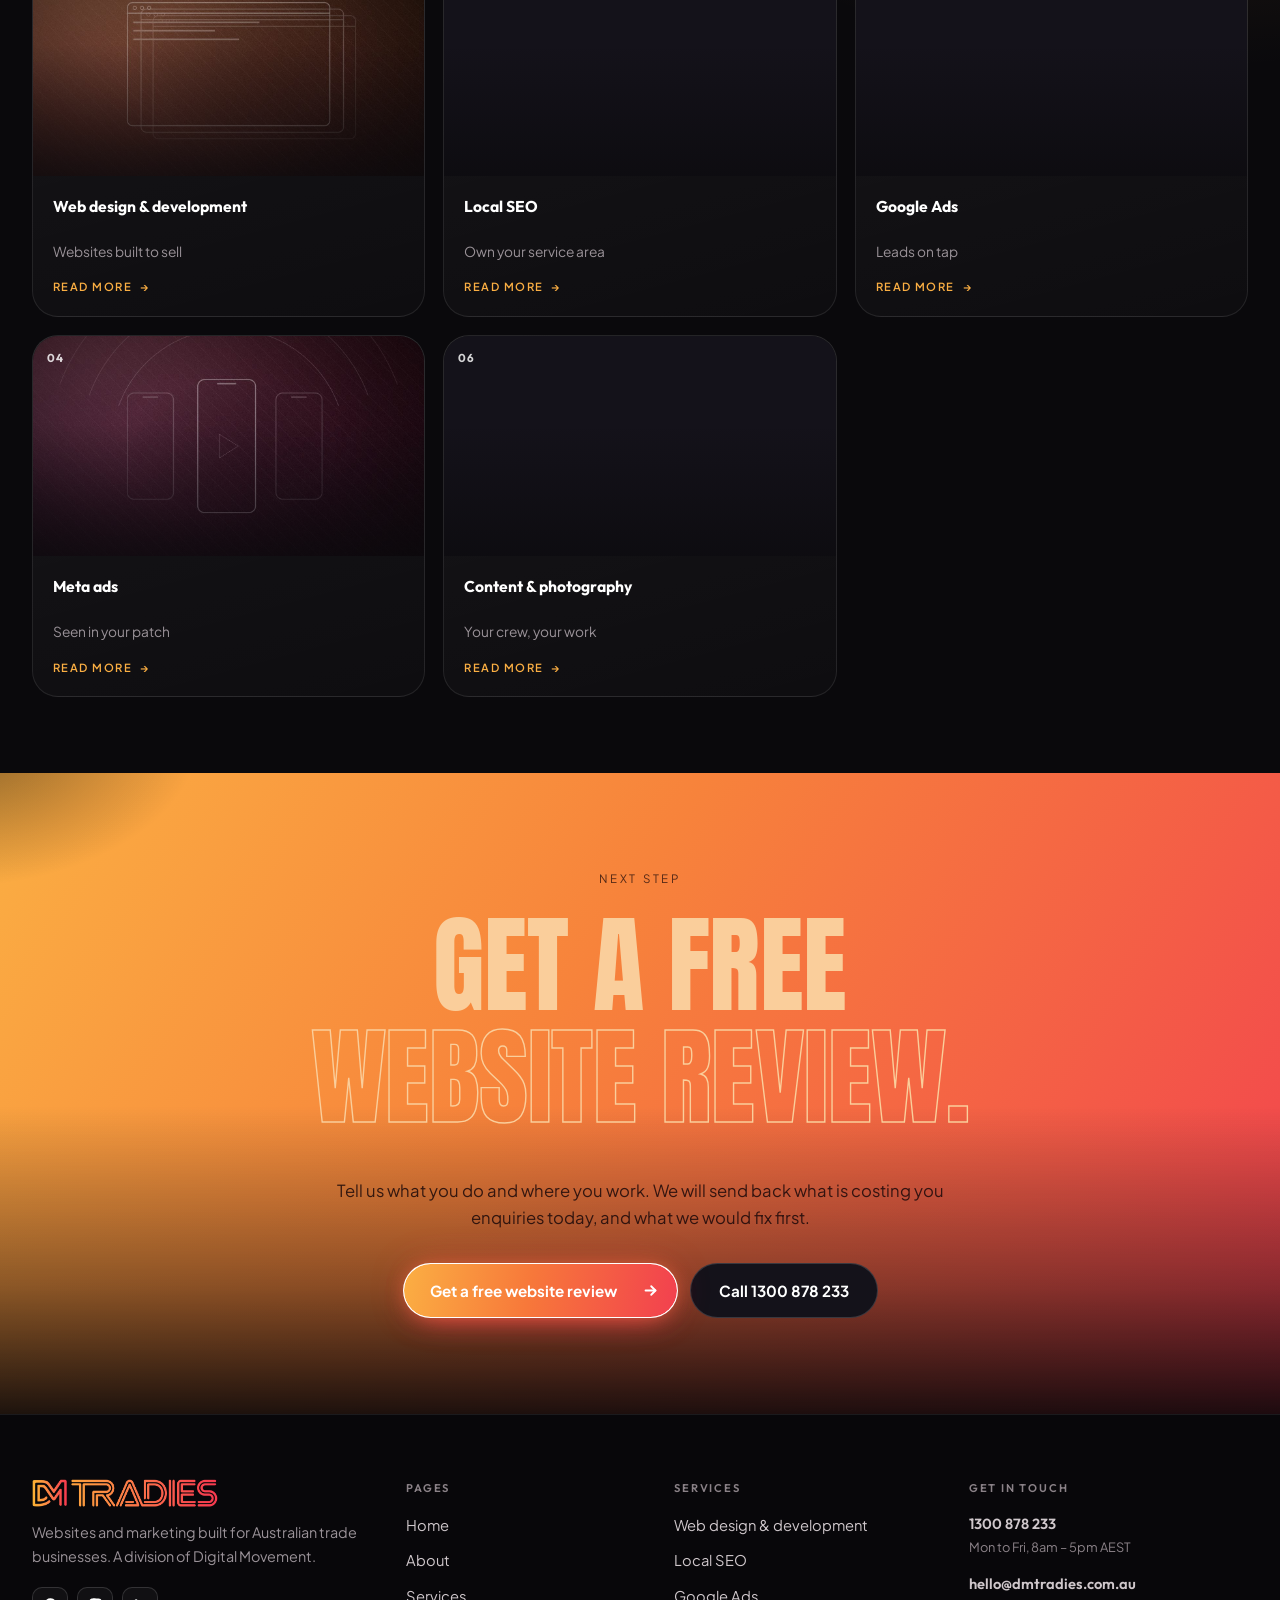
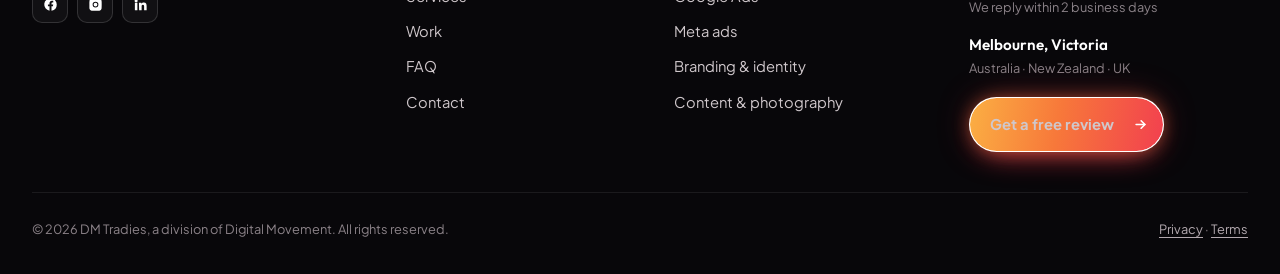
<file: services/branding.html>
<!DOCTYPE html>
<html lang="en-AU">
<head>
<meta charset="utf-8">
<meta name="viewport" content="width=device-width, initial-scale=1, viewport-fit=cover">
<title>Trade Branding, Logo &amp; Vehicle Livery Design | DM Tradies</title>
<meta name="description" content="Logo, vehicle livery, uniforms and signage for Australian trade businesses. One identity that works on a ute at 100km/h and on a quote in someone&rsquo;s inbox.">
<meta name="keywords" content="tradie logo design, vehicle livery design, trade branding australia, ute signage design, builder branding">
<link rel="canonical" href="https://dmtradies.com.au/services/branding.html">
<meta name="robots" content="index, follow, max-image-preview:large">
<meta name="theme-color" content="#0B0A0D">

<meta property="og:type" content="website">
<meta property="og:site_name" content="DM Tradies">
<meta property="og:locale" content="en_AU">
<meta property="og:title" content="Trade Branding, Logo &amp; Vehicle Livery Design | DM Tradies">
<meta property="og:description" content="Logo, vehicle livery, uniforms and signage for Australian trade businesses. One identity that works on a ute at 100km/h and on a quote in someone&rsquo;s inbox.">
<meta property="og:url" content="https://dmtradies.com.au/services/branding.html">
<meta name="twitter:card" content="summary_large_image">
<meta name="twitter:title" content="Trade Branding, Logo &amp; Vehicle Livery Design | DM Tradies">
<meta name="twitter:description" content="Logo, vehicle livery, uniforms and signage for Australian trade businesses. One identity that works on a ute at 100km/h and on a quote in someone&rsquo;s inbox.">

<link rel="preconnect" href="https://fonts.googleapis.com">
<link rel="preconnect" href="https://fonts.gstatic.com" crossorigin>
<link href="https://fonts.googleapis.com/css2?family=Anton&family=Instrument+Serif:ital@1&family=Outfit:wght@300;400;500;600;700;800&family=Plus+Jakarta+Sans:wght@400;500;600;700&display=swap" rel="stylesheet">
<link rel="stylesheet" href="../assets/site.css">
<script src="../assets/site.js" defer></script>
<script type="application/ld+json">{"@context":"https://schema.org","@type":"Service","name":"Branding & identity","description":"Logo, vehicle livery, uniforms and signage for Australian trade businesses. One identity that works on a ute at 100km/h and on a quote in someone’s inbox.","serviceType":"Brand identity design","url":"https://dmtradies.com.au/services/branding.html","provider":{"@id":"https://dmtradies.com.au/#organization"},"areaServed":{"@type":"Country","name":"Australia"},"audience":{"@type":"Audience","audienceType":"Australian trade businesses"}}</script>
<script type="application/ld+json">{"@context":"https://schema.org","@type":"BreadcrumbList","itemListElement":[{"@type":"ListItem","position":1,"name":"Home","item":"https://dmtradies.com.au/"},{"@type":"ListItem","position":2,"name":"Services","item":"https://dmtradies.com.au/services.html"},{"@type":"ListItem","position":3,"name":"Branding & identity","item":"https://dmtradies.com.au/services/branding.html"}]}</script>
<script type="application/ld+json">{"@context":"https://schema.org","@type":"FAQPage","mainEntity":[{"@type":"Question","name":"Can you rebrand without me losing the name people know?","acceptedAnswer":{"@type":"Answer","text":"Usually that is exactly the right move. We keep the equity you have built — the name, often the colour — and fix the execution around it."}},{"@type":"Question","name":"Do you deal with the signwriter directly?","acceptedAnswer":{"@type":"Answer","text":"Yes, if you want us to. We supply print-ready artwork to their specification so nothing gets redrawn or approximated."}},{"@type":"Question","name":"Do I get the source files?","acceptedAnswer":{"@type":"Answer","text":"Yes. Every source file, in your name. You are never locked into us to get a business card printed."}}]}</script>
</head>
<body>
<a class="skip-link" href="#main">Skip to content</a>
<!-- ================= HEADER ================= -->
<header class="site" id="siteHeader">
  <div class="wrap">
    <nav class="nav" aria-label="Main">
      <a class="brand" href="../index.html" aria-label="DM Tradies by Digital Movement — home">
        <span class="brand-logo logo-mark" role="img" aria-label="DM Tradies"></span>
        <span class="brand-by">Powered by Digital Movement</span>
      </a>

      <div class="nav-links" id="navLinks">
        <a href="../index.html">Home</a>
        <a href="../about.html">About</a>
        <div class="nav-item" data-sub>
          <a href="../services.html" class="active">Services</a>
          <button class="nav-caret" type="button" aria-expanded="false" aria-controls="svcMenu"
                  aria-label="Show services menu"><svg viewBox="0 0 24 24" fill="none" stroke="currentColor" stroke-width="2.4" stroke-linecap="round" stroke-linejoin="round" aria-hidden="true"><path d="m6 9 6 6 6-6"/></svg></button>
          <div class="nav-sub" id="svcMenu">
            <a href="../services/web-design.html">Web design &amp; development<i>01</i></a>
            <a href="../services/local-seo.html">Local SEO<i>02</i></a>
            <a href="../services/google-ads.html">Google Ads<i>03</i></a>
            <a href="../services/meta-ads.html">Meta ads<i>04</i></a>
            <a href="../services/branding.html" aria-current="page">Branding &amp; identity<i>05</i></a>
            <a href="../services/content-photography.html">Content &amp; photography<i>06</i></a>
            <a class="nav-sub-all" href="../services.html">All services<span aria-hidden="true">&rarr;</span></a>
          </div>
        </div>
        <a href="../work.html">Work</a>
        <a href="../faq.html">FAQ</a>
        <a href="../contact.html">Contact</a>
      </div>

      <div class="nav-right">
        <a class="btn btn--primary btn--sm nav-cta" href="../contact.html">
          Free website review
          <span class="btn-arrow" aria-hidden="true"><svg viewBox="0 0 24 24" fill="none" stroke="currentColor" stroke-width="2.6" stroke-linecap="round" stroke-linejoin="round"><path d="M5 12h14"/><path d="m13 6 6 6-6 6"/></svg></span>
        </a>
        <a class="call-mini" href="tel:1300878233" aria-label="Call DM Tradies on 1300 878 233">
          <svg viewBox="0 0 24 24" fill="none" stroke="currentColor" stroke-width="2.2" stroke-linecap="round" stroke-linejoin="round"><path d="M22 16.9v3a2 2 0 0 1-2.2 2 19.8 19.8 0 0 1-8.6-3.1 19.5 19.5 0 0 1-6-6A19.8 19.8 0 0 1 2.1 4.2 2 2 0 0 1 4.1 2h3a2 2 0 0 1 2 1.7c.1 1 .4 1.9.7 2.8a2 2 0 0 1-.5 2.1L8.1 9.9a16 16 0 0 0 6 6l1.3-1.2a2 2 0 0 1 2.1-.5c.9.3 1.8.6 2.8.7a2 2 0 0 1 1.7 2z"/></svg>
        </a>
        <button class="burger" id="burger" aria-label="Open menu" aria-expanded="false" aria-controls="drawer"><i></i><i></i><i></i></button>
      </div>
    </nav>
  </div>
</header>

<!-- ================= MOBILE DRAWER ================= -->
<div class="drawer" id="drawer">
  <div class="drawer-panel">
    <a class="dl" href="../index.html">Home <span>01</span></a>
    <a class="dl" href="../about.html">About <span>02</span></a>
    <div class="dl-row" data-drawer-sub>
      <a class="dl" href="../services.html">Services <span>03</span></a>
      <button class="dl-caret" type="button" aria-expanded="false" aria-controls="drawerSvc"
              aria-label="Show services"><svg viewBox="0 0 24 24" fill="none" stroke="currentColor" stroke-width="2.4" stroke-linecap="round" stroke-linejoin="round" aria-hidden="true"><path d="m6 9 6 6 6-6"/></svg></button>
    </div>
    <div class="drawer-sub" id="drawerSvc"><div>
        <a href="../services/web-design.html">Web design &amp; development</a>
        <a href="../services/local-seo.html">Local SEO</a>
        <a href="../services/google-ads.html">Google Ads</a>
        <a href="../services/meta-ads.html">Meta ads</a>
        <a href="../services/branding.html" aria-current="page">Branding &amp; identity</a>
        <a href="../services/content-photography.html">Content &amp; photography</a>
    </div></div>
    <a class="dl" href="../work.html">Work <span>04</span></a>
    <a class="dl" href="../faq.html">FAQ <span>05</span></a>
    <a class="dl" href="../contact.html">Contact <span>06</span></a>
    <div class="drawer-foot">
      <a class="btn btn--primary btn--block" href="../contact.html">
        Free website review
        <span class="btn-arrow" aria-hidden="true"><svg viewBox="0 0 24 24" fill="none" stroke="currentColor" stroke-width="2.6" stroke-linecap="round" stroke-linejoin="round"><path d="M5 12h14"/><path d="m13 6 6 6-6 6"/></svg></span>
      </a>
      <p class="fine">A division of Digital Movement</p>
    </div>
  </div>
</div>

<main id="main">

<section class="page-head">
  <div class="wrap">
    <div class="hero-inner">
      <div class="ph-copy">
        <div class="sec-head">
          <p class="sec-eyebrow rv">Branding &amp; identity</p>
          <h1 class="lit"><span class="w">A</span> <span class="w">brand</span> <span class="w">that</span>
            <span class="outline"><span class="w">looks</span> <span class="w">the</span> <span class="w">part.</span></span></h1>
        <p class="sec-sub rv">Logo, vehicle livery, uniforms and signage. One identity that works on a ute at 100km/h, on a quote in someone&rsquo;s inbox, and on the website.</p>
        </div>
      <p class="crumbs rv" aria-label="Breadcrumb"><a href="../index.html">Home</a><span>/</span><a href="../services.html">Services</a><span>/</span>Branding & identity</p>
      </div>

      <div class="hero-form rv" id="hero-form">
        <div class="hf-head">
          <span class="hf-tag"><i></i>Free · No obligation</span>
          <h2>See what's costing you leads</h2>
          <p>Send us your site and we'll come back within 2 business days.</p>
        </div>

        <form class="quote-form" novalidate>
          <div class="form-body">
            <div class="grid-2">
              <div class="field">
                <label for="h-name">Your name</label>
                <input id="h-name" name="name" type="text" placeholder="Jane Smith" autocomplete="name" required>
                <span class="msg">Please enter your name</span>
              </div>
              <div class="field">
                <label for="h-phone">Phone</label>
                <input id="h-phone" name="phone" type="tel" placeholder="0400 000 000" autocomplete="tel" required>
                <span class="msg">Enter a valid phone number</span>
              </div>
            </div>
            <div class="grid-2">
              <div class="field">
                <label for="h-email">Email</label>
                <input id="h-email" name="email" type="email" placeholder="jane@business.com.au" autocomplete="email" required>
                <span class="msg">Enter a valid email</span>
              </div>
              <div class="field">
                <label for="h-business">Business name</label>
                <input id="h-business" name="business" type="text" placeholder="Smith Plumbing" autocomplete="organization">
              </div>
            </div>
            <div class="field">
              <label for="h-site">Your website</label>
              <input id="h-site" name="website" type="text" placeholder="yourbusiness.com.au" autocomplete="url">
            </div>
            <div class="field">
              <label for="h-service">What are you after?</label>
              <select id="h-service" name="service" required>
                <option value="">Select a service…</option>
                <option>A new website</option>
                <option>Website redesign</option>
                <option>SEO &amp; Google Maps</option>
                <option>Google Ads &amp; lead gen</option>
                <option>Branding &amp; logo</option>
                <option>Website care &amp; hosting</option>
                <option>Not sure yet</option>
              </select>
              <span class="msg">Please choose a service</span>
            </div>
            <button class="btn btn--primary btn--block" type="submit">
              Send me my free review
              <span class="btn-arrow" aria-hidden="true"><svg viewBox="0 0 24 24" fill="none" stroke="currentColor" stroke-width="2.6" stroke-linecap="round" stroke-linejoin="round"><path d="M5 12h14"/><path d="m13 6 6 6-6 6"/></svg></span>
            </button>
            <p class="form-fine">No spam, no hard sell. We only use your details to prepare your review.</p>
          </div>

          <div class="form-ok">
            <span class="ok-ic"><svg viewBox="0 0 24 24" fill="none" stroke="currentColor" stroke-width="2.6" stroke-linecap="round" stroke-linejoin="round"><path d="m5 13 4 4L19 7"/></svg></span>
            <h3>Thanks — review requested</h3>
            <p>We'll be back within 2 business days. Sooner? Call <a href="tel:1300878233">1300 878 233</a>.</p>
          </div>
        </form>
      </div>
    </div>
  </div>
</section>

<section class="svc-page">
  <div class="wrap">
    <div class="svc-body">
      <div class="svc-prose rv">
        <figure class="fig">
          <img src="../assets/img/service-branding.jpg" alt="Overlapping geometric brand shapes and a colour swatch row"
               width="1200" height="760" loading="lazy" decoding="async">
          <figcaption>Placeholder artwork &mdash; swap for a logo and livery mock-up.</figcaption>
        </figure>
        <h2>Your van is your biggest billboard</h2>
        <p>It sits in a driveway on a quiet street for six hours while neighbours walk past it. Whether that is worth anything depends entirely on whether the name and the number can be read from across the road, and whether the thing looks like a business people would trust in their house.</p>
        <h2>Consistency is most of the job</h2>
        <p>The logo matters less than whether the same logo, the same colours and the same phone number appear on the van, the shirt, the quote, the invoice, the site and the Google profile. Recognition is repetition. Most trade branding fails because it was redrawn slightly differently every time someone needed it.</p>
        <h2>Built for how it gets used</h2>
        <p>We supply the artwork already laid out for your actual vehicles, already sized for the signwriter and the embroiderer, and in every file format you will be asked for. No going back to a designer every time you buy a new ute.</p>
      </div>

      <aside class="svc-aside rv">
        <h2>What&rsquo;s included</h2>
        <ul class="svc-points">
          <li>Logo and full brand kit, in every format you will ever need</li>
          <li>Vehicle livery artwork, laid out for your actual vehicles</li>
          <li>Uniform, signage and business card artwork</li>
          <li>Quote and invoice templates that match</li>
          <li>A simple guide so it stays consistent when someone else uses it</li>
          <li>All source files handed over, yours to keep</li>
        </ul>
        <p class="svc-for"><b>Best for:</b> Anyone whose branding was drawn up in a hurry and never revisited.</p>
        <a class="btn btn--primary btn--block" href="../contact.html">Get a free review
          <span class="btn-arrow" aria-hidden="true"><svg viewBox="0 0 24 24" fill="none" stroke="currentColor" stroke-width="2.6" stroke-linecap="round" stroke-linejoin="round"><path d="M5 12h14"/><path d="m13 6 6 6-6 6"/></svg></span>
        </a>
      </aside>
    </div>
  </div>
</section>

<section class="faq">
  <div class="wrap">
    <div class="sec-head">
      <p class="sec-eyebrow rv">Questions</p>
      <h2 class="lit"><span class="w">About</span> <span class="w">this</span>
        <span class="outline"><span class="w">service.</span></span></h2>
    </div>
    <div class="faq-list rv">
      <details class="faq-item">
        <summary><span class="faq-q">Can you rebrand without me losing the name people know?</span><span class="faq-ic" aria-hidden="true"></span></summary>
        <p class="faq-a">Usually that is exactly the right move. We keep the equity you have built &mdash; the name, often the colour &mdash; and fix the execution around it.</p>
      </details>
      <details class="faq-item">
        <summary><span class="faq-q">Do you deal with the signwriter directly?</span><span class="faq-ic" aria-hidden="true"></span></summary>
        <p class="faq-a">Yes, if you want us to. We supply print-ready artwork to their specification so nothing gets redrawn or approximated.</p>
      </details>
      <details class="faq-item">
        <summary><span class="faq-q">Do I get the source files?</span><span class="faq-ic" aria-hidden="true"></span></summary>
        <p class="faq-a">Yes. Every source file, in your name. You are never locked into us to get a business card printed.</p>
      </details>
    </div>
  </div>
</section>

<section class="svc-more">
  <div class="wrap">
    <div class="sec-head">
      <p class="sec-eyebrow rv">More</p>
      <h2 class="lit"><span class="w">The</span> <span class="w">rest</span>
        <span class="outline"><span class="w">of</span> <span class="w">it.</span></span></h2>
    </div>
    <div class="svc-more-grid rv">
      <a class="svc-more-card" href="web-design.html">
        <span class="smc-img">
          <span class="smc-no">01</span>
          <img src="../assets/img/service-web-design.jpg" alt="" width="1200" height="760"
               loading="lazy" decoding="async">
        </span>
        <span class="smc-body">
          <span class="smc-name">Web design &amp; development</span>
          <span class="smc-lede">Websites built to sell</span>
          <span class="smc-go">Read more <i aria-hidden="true">&rarr;</i></span>
        </span>
      </a>
      <a class="svc-more-card" href="local-seo.html">
        <span class="smc-img">
          <span class="smc-no">02</span>
          <img src="../assets/img/service-local-seo.jpg" alt="" width="1200" height="760"
               loading="lazy" decoding="async">
        </span>
        <span class="smc-body">
          <span class="smc-name">Local SEO</span>
          <span class="smc-lede">Own your service area</span>
          <span class="smc-go">Read more <i aria-hidden="true">&rarr;</i></span>
        </span>
      </a>
      <a class="svc-more-card" href="google-ads.html">
        <span class="smc-img">
          <span class="smc-no">03</span>
          <img src="../assets/img/service-google-ads.jpg" alt="" width="1200" height="760"
               loading="lazy" decoding="async">
        </span>
        <span class="smc-body">
          <span class="smc-name">Google Ads</span>
          <span class="smc-lede">Leads on tap</span>
          <span class="smc-go">Read more <i aria-hidden="true">&rarr;</i></span>
        </span>
      </a>
      <a class="svc-more-card" href="meta-ads.html">
        <span class="smc-img">
          <span class="smc-no">04</span>
          <img src="../assets/img/service-meta-ads.jpg" alt="" width="1200" height="760"
               loading="lazy" decoding="async">
        </span>
        <span class="smc-body">
          <span class="smc-name">Meta ads</span>
          <span class="smc-lede">Seen in your patch</span>
          <span class="smc-go">Read more <i aria-hidden="true">&rarr;</i></span>
        </span>
      </a>
      <a class="svc-more-card" href="content-photography.html">
        <span class="smc-img">
          <span class="smc-no">06</span>
          <img src="../assets/img/service-content-photography.jpg" alt="" width="1200" height="760"
               loading="lazy" decoding="async">
        </span>
        <span class="smc-body">
          <span class="smc-name">Content &amp; photography</span>
          <span class="smc-lede">Your crew, your work</span>
          <span class="smc-go">Read more <i aria-hidden="true">&rarr;</i></span>
        </span>
      </a>
    </div>
  </div>
</section>

<!-- ================= CLOSING CTA ================= -->
<section class="cta-band">
  <div class="wrap">
    <div class="cta-inner">
      <div class="sec-head">
        <p class="sec-eyebrow rv">Next step</p>
        <h2 class="lit"><span class="w">Get</span> <span class="w">a</span> <span class="w">free</span>
          <span class="outline"><span class="w">website</span> <span class="w">review.</span></span></h2>
      </div>
      <p class="cta-copy rv">Tell us what you do and where you work. We will send back what is costing you enquiries today, and what we would fix first.</p>
      <div class="cta-actions rv">
        <a class="btn btn--primary" href="../contact.html">Get a free website review <span class="btn-arrow" aria-hidden="true"><svg viewBox="0 0 24 24" fill="none" stroke="currentColor" stroke-width="2.6" stroke-linecap="round" stroke-linejoin="round"><path d="M5 12h14"/><path d="m13 6 6 6-6 6"/></svg></span></a>
        <a class="btn btn--ink" href="tel:1300878233">Call 1300 878 233</a>
      </div>
    </div>
  </div>
</section>

</main>

<!-- ================= FOOTER ================= -->
<footer class="site-foot">
  <div class="wrap">
    <div class="foot-top">
      <div>
        <a class="foot-logo logo-mark" href="../index.html" role="img" aria-label="DM Tradies by Digital Movement"></a>
        <p class="foot-blurb">Websites and marketing built for Australian trade businesses.
          A division of Digital Movement.</p>
        <div class="foot-social">
          <a href="https://www.facebook.com/digitalmovement.com.au" target="_blank" rel="noopener noreferrer" aria-label="Digital Movement on Facebook"><svg viewBox="0 0 24 24" aria-hidden="true"><path d="M22 12a10 10 0 1 0-11.6 9.9v-7H7.9V12h2.5V9.8c0-2.5 1.5-3.9 3.8-3.9 1.1 0 2.2.2 2.2.2v2.5h-1.2c-1.2 0-1.6.8-1.6 1.6V12h2.7l-.4 2.9h-2.3v7A10 10 0 0 0 22 12z"/></svg></a>
          <a href="https://www.instagram.com/digitalmovement.com.au/" target="_blank" rel="noopener noreferrer" aria-label="Digital Movement on Instagram"><svg viewBox="0 0 24 24" aria-hidden="true"><path d="M12 2.2c3.2 0 3.6 0 4.9.1 1.2.1 1.8.3 2.2.4.6.2 1 .5 1.4.9.4.4.7.8.9 1.4.2.4.4 1 .4 2.2.1 1.3.1 1.7.1 4.9s0 3.6-.1 4.9c-.1 1.2-.3 1.8-.4 2.2-.2.6-.5 1-.9 1.4-.4.4-.8.7-1.4.9-.4.2-1 .4-2.2.4-1.3.1-1.7.1-4.9.1s-3.6 0-4.9-.1c-1.2-.1-1.8-.3-2.2-.4-.6-.2-1-.5-1.4-.9-.4-.4-.7-.8-.9-1.4-.2-.4-.4-1-.4-2.2C2.2 15.6 2.2 15.2 2.2 12s0-3.6.1-4.9c.1-1.2.3-1.8.4-2.2.2-.6.5-1 .9-1.4.4-.4.8-.7 1.4-.9.4-.2 1-.4 2.2-.4 1.3-.1 1.7-.1 4.8-.1zm0 5.2a4.6 4.6 0 1 0 0 9.2 4.6 4.6 0 0 0 0-9.2zm0 7.6a3 3 0 1 1 0-6 3 3 0 0 1 0 6zm5.9-7.8a1.1 1.1 0 1 1-2.2 0 1.1 1.1 0 0 1 2.2 0z"/></svg></a>
          <a href="https://www.linkedin.com/company/31273811" target="_blank" rel="noopener noreferrer" aria-label="Digital Movement on LinkedIn"><svg viewBox="0 0 24 24" aria-hidden="true"><path d="M4.98 3.5a2.5 2.5 0 1 1 0 5 2.5 2.5 0 0 1 0-5zM3 9h4v12H3zM9.5 9h3.8v1.7h.1c.5-1 1.8-2 3.7-2 4 0 4.7 2.5 4.7 5.9V21h-4v-5.6c0-1.3 0-3-1.9-3s-2.1 1.4-2.1 2.9V21h-4z"/></svg></a>
        </div>
      </div>

      <div class="foot-col">
        <h3>Pages</h3>
        <ul>
          <li><a href="../index.html">Home</a></li>
          <li><a href="../about.html">About</a></li>
          <li><a href="../services.html">Services</a></li>
          <li><a href="../work.html">Work</a></li>
          <li><a href="../faq.html">FAQ</a></li>
          <li><a href="../contact.html">Contact</a></li>
        </ul>
      </div>

      <div class="foot-col">
        <h3>Services</h3>
        <ul>
          <li><a href="../services/web-design.html">Web design &amp; development</a></li>
          <li><a href="../services/local-seo.html">Local SEO</a></li>
          <li><a href="../services/google-ads.html">Google Ads</a></li>
          <li><a href="../services/meta-ads.html">Meta ads</a></li>
          <li><a href="../services/branding.html">Branding &amp; identity</a></li>
          <li><a href="../services/content-photography.html">Content &amp; photography</a></li>
        </ul>
      </div>

      <div class="foot-col foot-contact">
        <h3>Get in touch</h3>
        <ul>
          <li><a class="fc-strong" href="tel:1300878233">1300 878 233</a>
            <span class="fc-sub">Mon to Fri, 8am &ndash; 5pm AEST</span></li>
          <li><a class="fc-strong" href="mailto:hello@dmtradies.com.au">hello@dmtradies.com.au</a>
            <span class="fc-sub">We reply within 2 business days</span></li>
          <li><span class="fc-strong">Melbourne, Victoria</span>
            <span class="fc-sub">Australia &middot; New Zealand &middot; UK</span></li>
        </ul>
        <a class="btn btn--primary btn--sm foot-cta" href="../contact.html">
          Get a free review
          <span class="btn-arrow" aria-hidden="true"><svg viewBox="0 0 24 24" fill="none" stroke="currentColor" stroke-width="2.6" stroke-linecap="round" stroke-linejoin="round"><path d="M5 12h14"/><path d="m13 6 6 6-6 6"/></svg></span>
        </a>
      </div>
    </div>

    <div class="foot-bottom">
      <p class="foot-fine">&copy; <span id="yr">2026</span> DM Tradies, a division of Digital Movement. All rights reserved.</p>
      <p class="foot-fine"><a href="#">Privacy</a> &middot; <a href="#">Terms</a></p>
    </div>
  </div>
</footer>

</body>
</html>
</file>
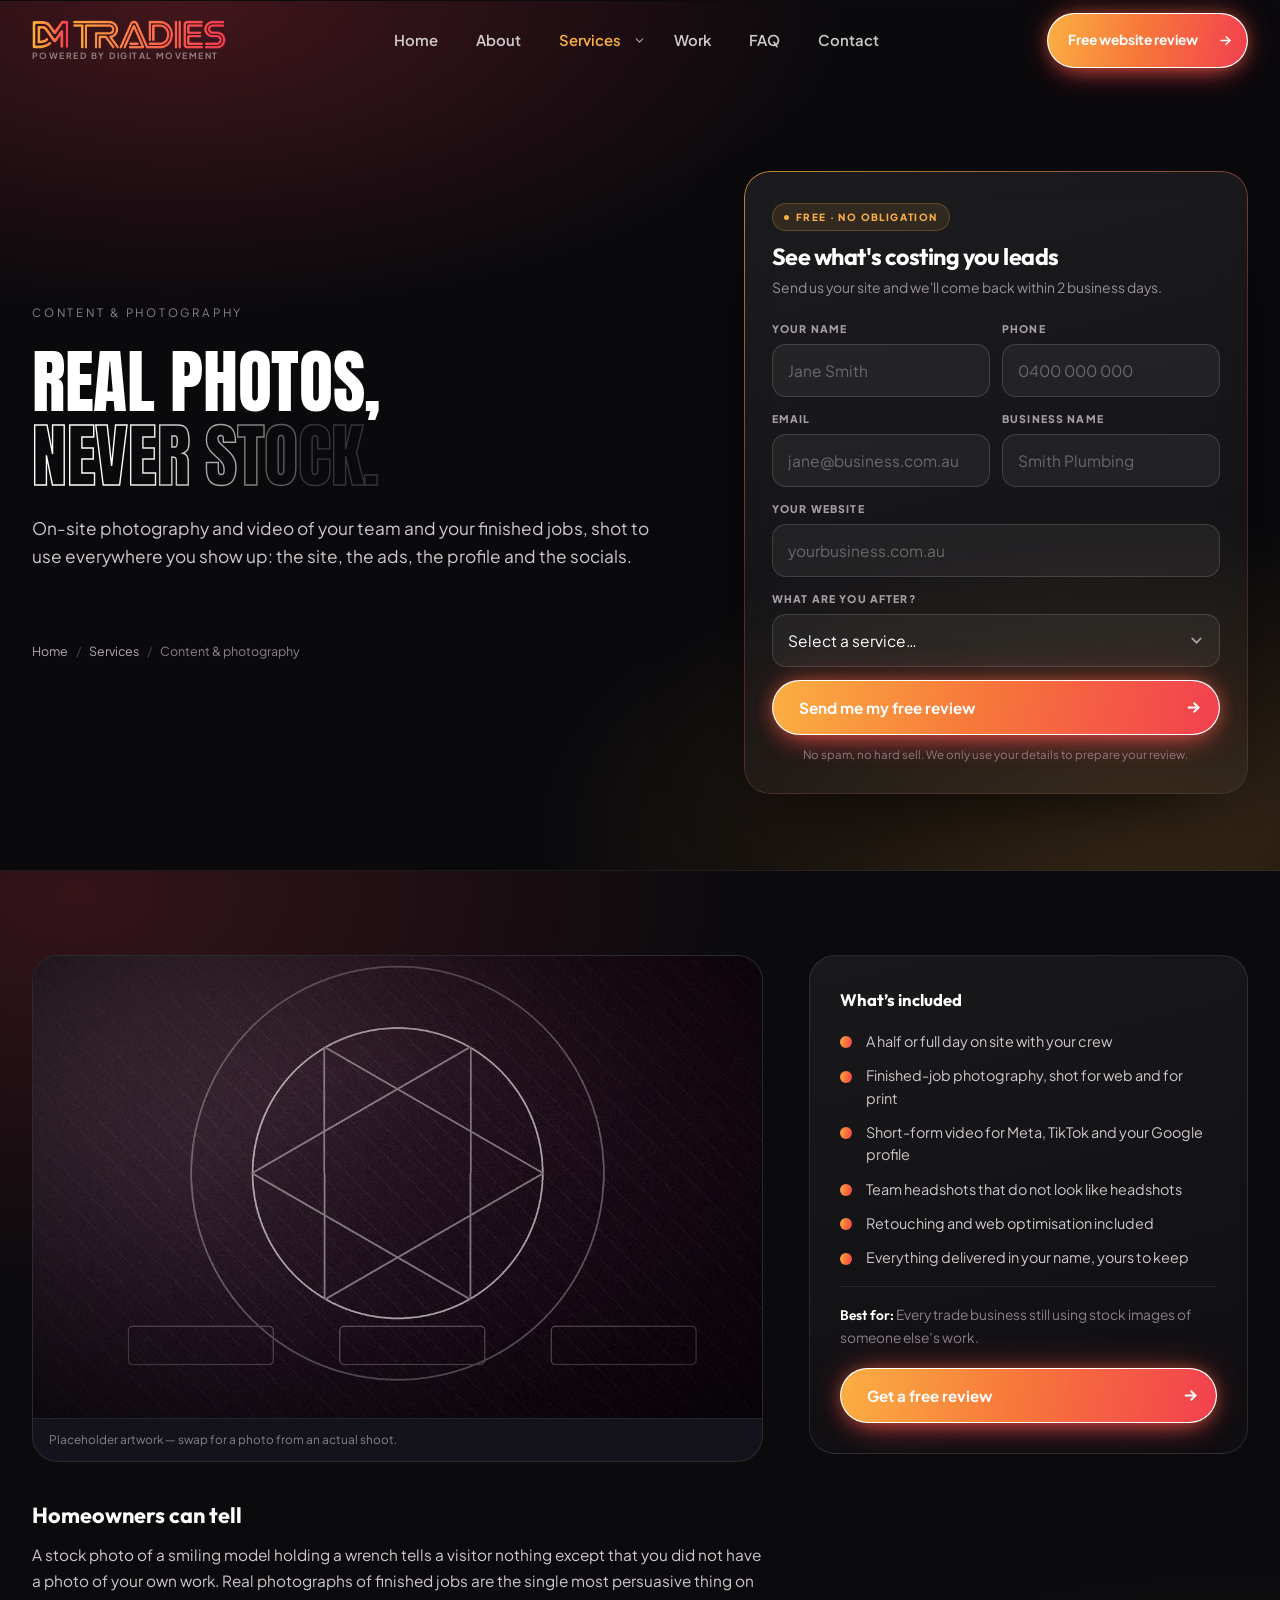
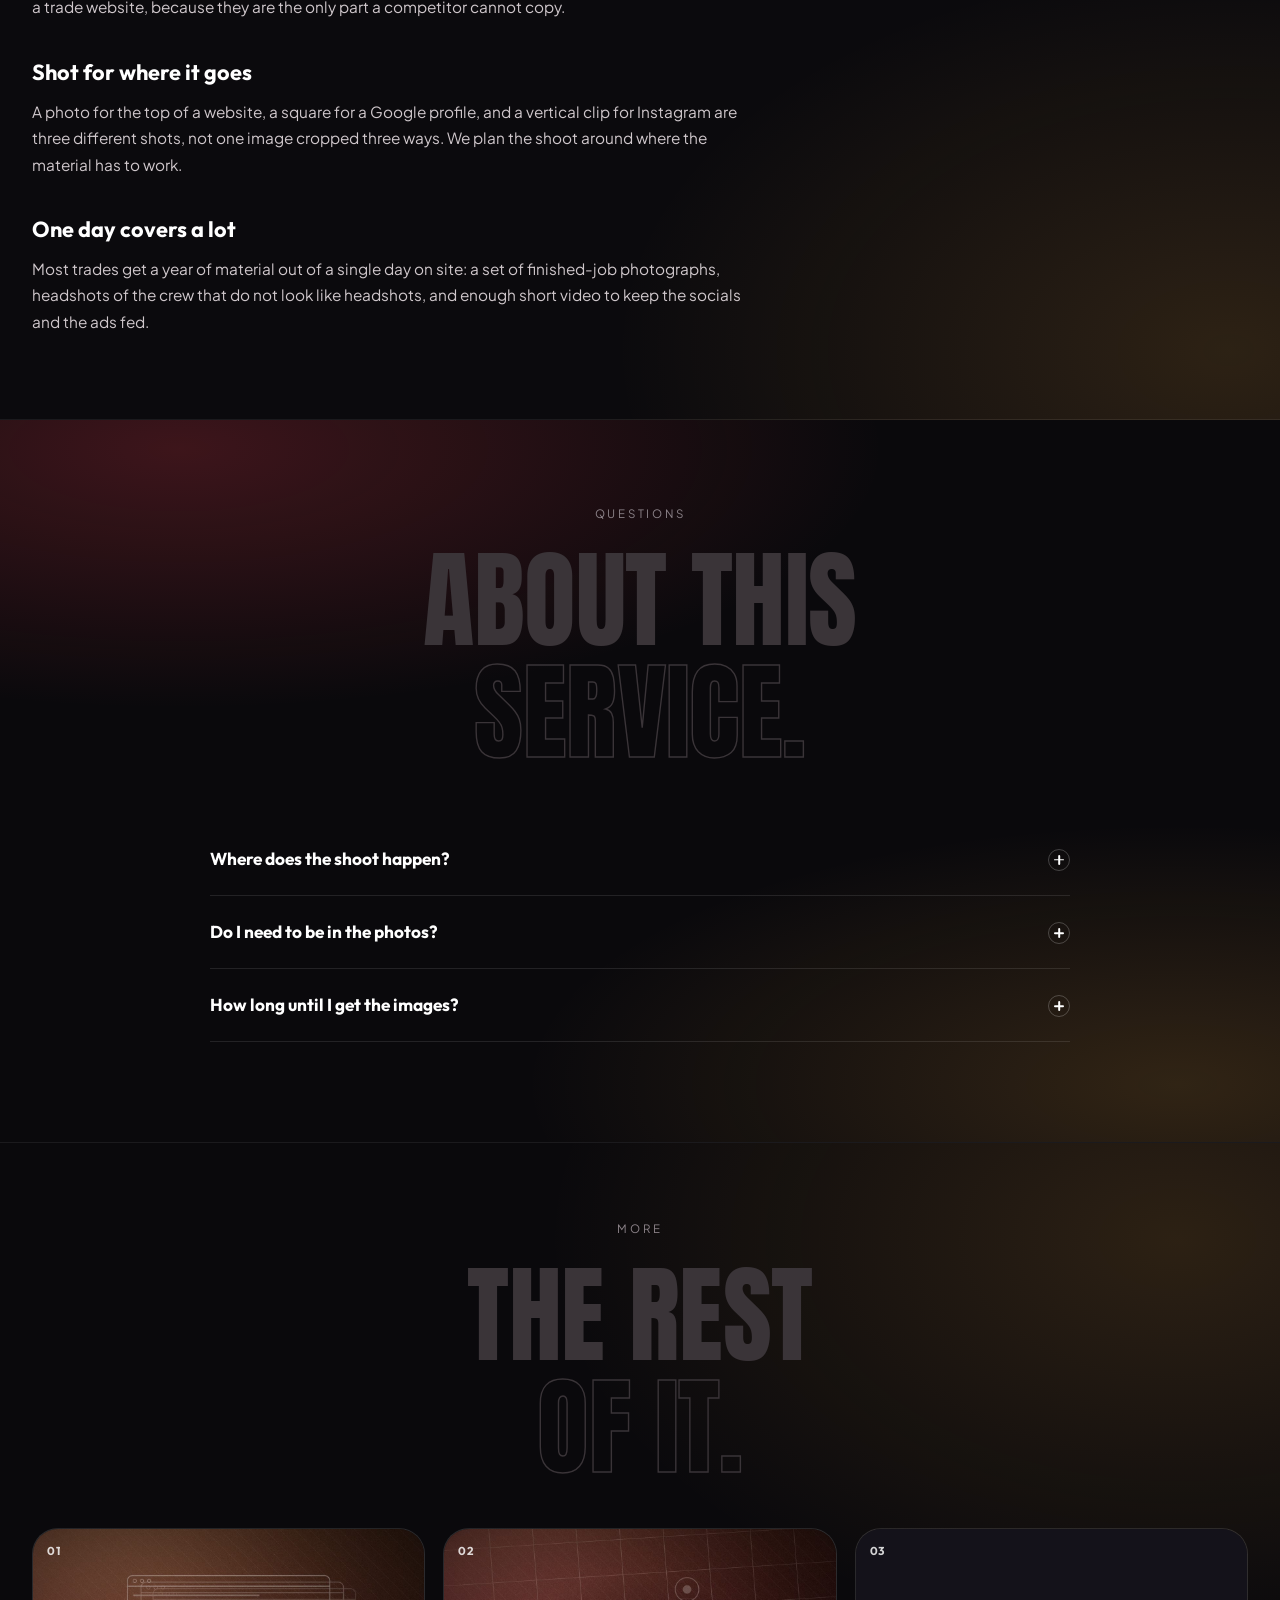
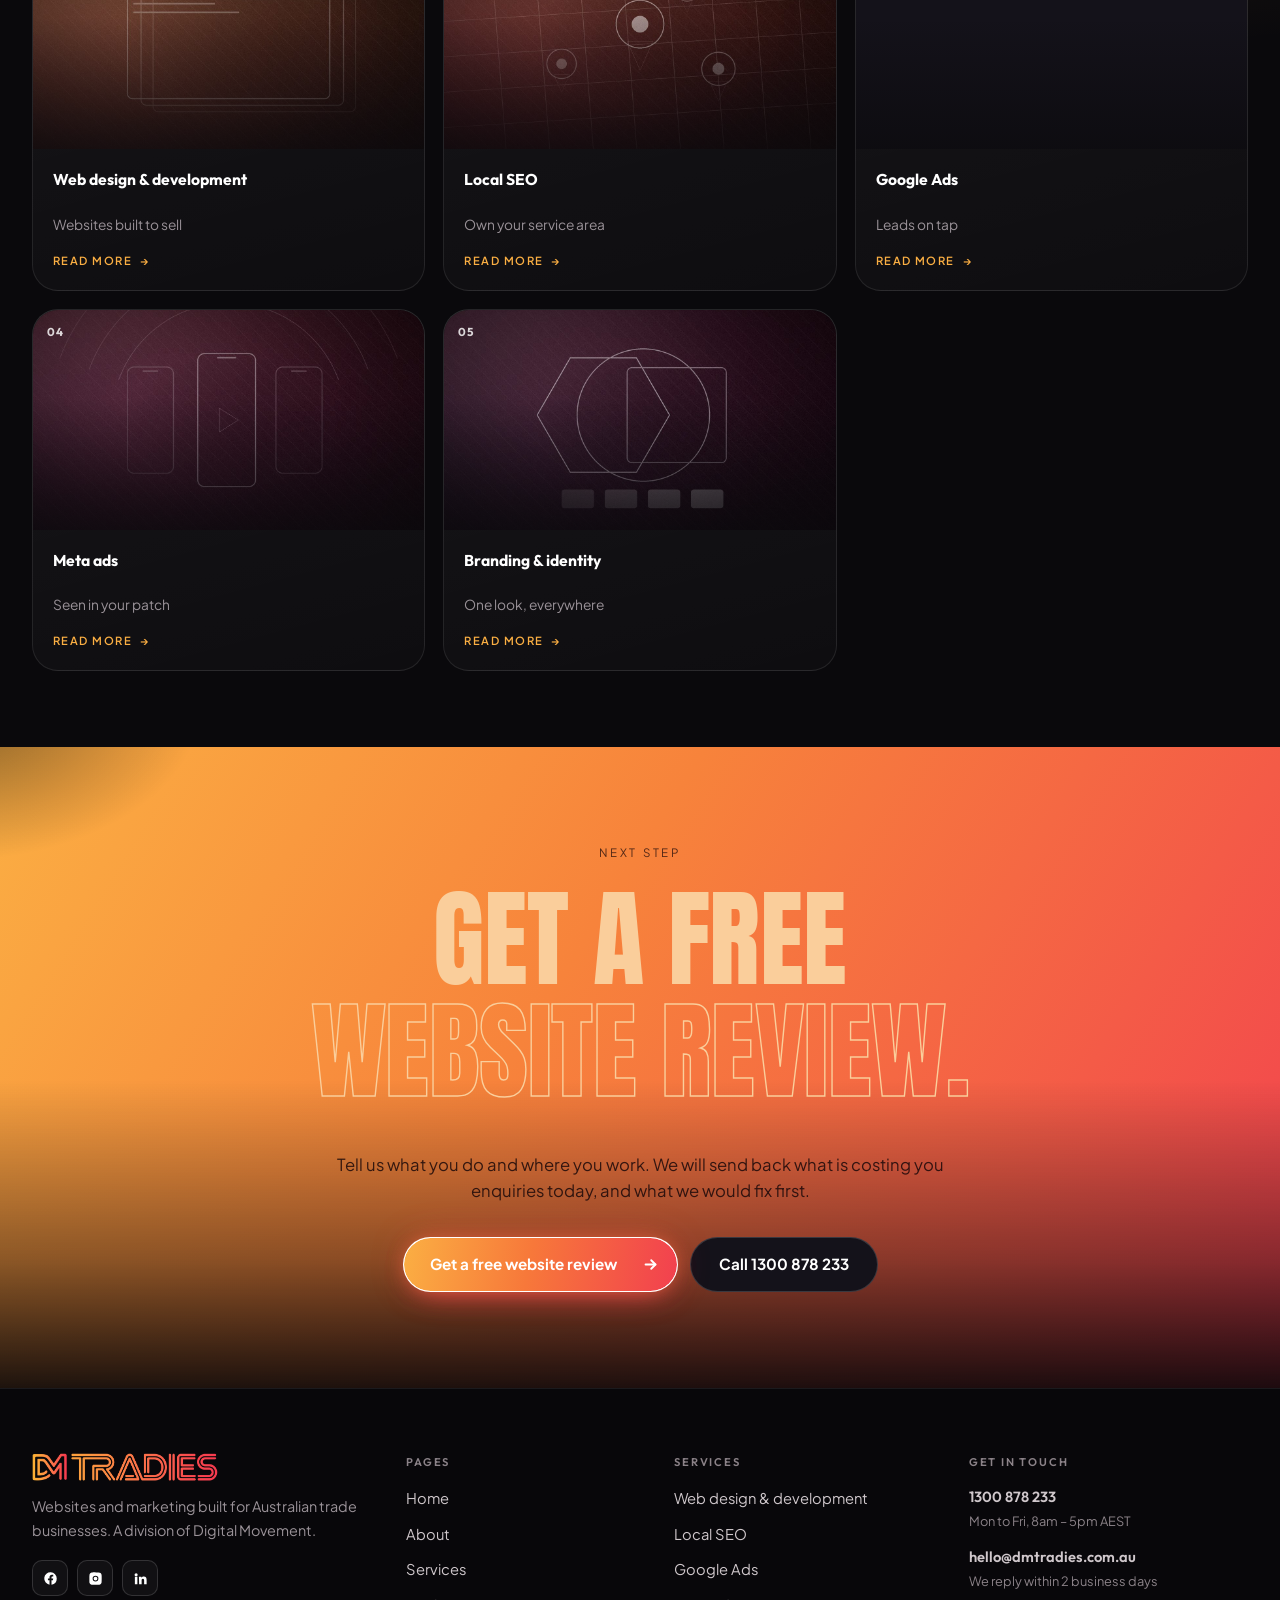
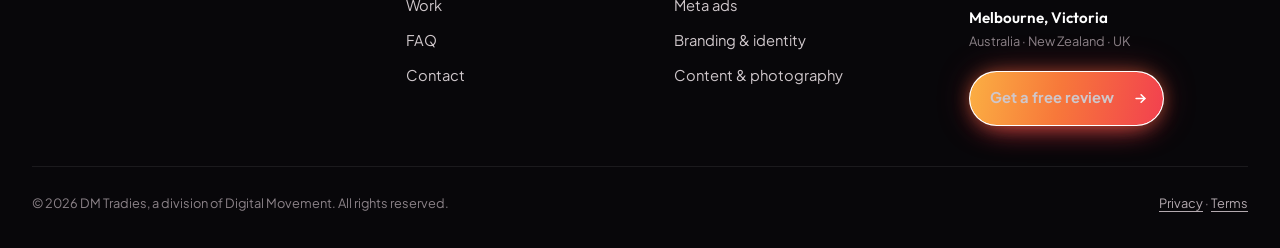
<file: services/content-photography.html>
<!DOCTYPE html>
<html lang="en-AU">
<head>
<meta charset="utf-8">
<meta name="viewport" content="width=device-width, initial-scale=1, viewport-fit=cover">
<title>Trade Photography &amp; Video Content Production | DM Tradies</title>
<meta name="description" content="On-site photography and video of your crew and finished jobs for Australian trade businesses. Shot to use on the website, the ads, the profile and the socials.">
<meta name="keywords" content="tradie photography, construction photography australia, trade video content, job site photography">
<link rel="canonical" href="https://dmtradies.com.au/services/content-photography.html">
<meta name="robots" content="index, follow, max-image-preview:large">
<meta name="theme-color" content="#0B0A0D">

<meta property="og:type" content="website">
<meta property="og:site_name" content="DM Tradies">
<meta property="og:locale" content="en_AU">
<meta property="og:title" content="Trade Photography &amp; Video Content Production | DM Tradies">
<meta property="og:description" content="On-site photography and video of your crew and finished jobs for Australian trade businesses. Shot to use on the website, the ads, the profile and the socials.">
<meta property="og:url" content="https://dmtradies.com.au/services/content-photography.html">
<meta name="twitter:card" content="summary_large_image">
<meta name="twitter:title" content="Trade Photography &amp; Video Content Production | DM Tradies">
<meta name="twitter:description" content="On-site photography and video of your crew and finished jobs for Australian trade businesses. Shot to use on the website, the ads, the profile and the socials.">

<link rel="preconnect" href="https://fonts.googleapis.com">
<link rel="preconnect" href="https://fonts.gstatic.com" crossorigin>
<link href="https://fonts.googleapis.com/css2?family=Anton&family=Instrument+Serif:ital@1&family=Outfit:wght@300;400;500;600;700;800&family=Plus+Jakarta+Sans:wght@400;500;600;700&display=swap" rel="stylesheet">
<link rel="stylesheet" href="../assets/site.css">
<script src="../assets/site.js" defer></script>
<script type="application/ld+json">{"@context":"https://schema.org","@type":"Service","name":"Content & photography","description":"On-site photography and video of your crew and finished jobs for Australian trade businesses. Shot to use on the website, the ads, the profile and the socials.","serviceType":"Commercial photography and video","url":"https://dmtradies.com.au/services/content-photography.html","provider":{"@id":"https://dmtradies.com.au/#organization"},"areaServed":{"@type":"Country","name":"Australia"},"audience":{"@type":"Audience","audienceType":"Australian trade businesses"}}</script>
<script type="application/ld+json">{"@context":"https://schema.org","@type":"BreadcrumbList","itemListElement":[{"@type":"ListItem","position":1,"name":"Home","item":"https://dmtradies.com.au/"},{"@type":"ListItem","position":2,"name":"Services","item":"https://dmtradies.com.au/services.html"},{"@type":"ListItem","position":3,"name":"Content & photography","item":"https://dmtradies.com.au/services/content-photography.html"}]}</script>
<script type="application/ld+json">{"@context":"https://schema.org","@type":"FAQPage","mainEntity":[{"@type":"Question","name":"Where does the shoot happen?","acceptedAnswer":{"@type":"Answer","text":"On your jobs. We work around you rather than the other way round, and we do not need the site staged."}},{"@type":"Question","name":"Do I need to be in the photos?","acceptedAnswer":{"@type":"Answer","text":"It helps. People hire people. But we can shoot the work alone if you would rather not be in front of a camera."}},{"@type":"Question","name":"How long until I get the images?","acceptedAnswer":{"@type":"Answer","text":"Usually within a week of the shoot, edited and sized for web, with the full-resolution files alongside."}}]}</script>
</head>
<body>
<a class="skip-link" href="#main">Skip to content</a>
<!-- ================= HEADER ================= -->
<header class="site" id="siteHeader">
  <div class="wrap">
    <nav class="nav" aria-label="Main">
      <a class="brand" href="../index.html" aria-label="DM Tradies by Digital Movement — home">
        <span class="brand-logo logo-mark" role="img" aria-label="DM Tradies"></span>
        <span class="brand-by">Powered by Digital Movement</span>
      </a>

      <div class="nav-links" id="navLinks">
        <a href="../index.html">Home</a>
        <a href="../about.html">About</a>
        <div class="nav-item" data-sub>
          <a href="../services.html" class="active">Services</a>
          <button class="nav-caret" type="button" aria-expanded="false" aria-controls="svcMenu"
                  aria-label="Show services menu"><svg viewBox="0 0 24 24" fill="none" stroke="currentColor" stroke-width="2.4" stroke-linecap="round" stroke-linejoin="round" aria-hidden="true"><path d="m6 9 6 6 6-6"/></svg></button>
          <div class="nav-sub" id="svcMenu">
            <a href="../services/web-design.html">Web design &amp; development<i>01</i></a>
            <a href="../services/local-seo.html">Local SEO<i>02</i></a>
            <a href="../services/google-ads.html">Google Ads<i>03</i></a>
            <a href="../services/meta-ads.html">Meta ads<i>04</i></a>
            <a href="../services/branding.html">Branding &amp; identity<i>05</i></a>
            <a href="../services/content-photography.html" aria-current="page">Content &amp; photography<i>06</i></a>
            <a class="nav-sub-all" href="../services.html">All services<span aria-hidden="true">&rarr;</span></a>
          </div>
        </div>
        <a href="../work.html">Work</a>
        <a href="../faq.html">FAQ</a>
        <a href="../contact.html">Contact</a>
      </div>

      <div class="nav-right">
        <a class="btn btn--primary btn--sm nav-cta" href="../contact.html">
          Free website review
          <span class="btn-arrow" aria-hidden="true"><svg viewBox="0 0 24 24" fill="none" stroke="currentColor" stroke-width="2.6" stroke-linecap="round" stroke-linejoin="round"><path d="M5 12h14"/><path d="m13 6 6 6-6 6"/></svg></span>
        </a>
        <a class="call-mini" href="tel:1300878233" aria-label="Call DM Tradies on 1300 878 233">
          <svg viewBox="0 0 24 24" fill="none" stroke="currentColor" stroke-width="2.2" stroke-linecap="round" stroke-linejoin="round"><path d="M22 16.9v3a2 2 0 0 1-2.2 2 19.8 19.8 0 0 1-8.6-3.1 19.5 19.5 0 0 1-6-6A19.8 19.8 0 0 1 2.1 4.2 2 2 0 0 1 4.1 2h3a2 2 0 0 1 2 1.7c.1 1 .4 1.9.7 2.8a2 2 0 0 1-.5 2.1L8.1 9.9a16 16 0 0 0 6 6l1.3-1.2a2 2 0 0 1 2.1-.5c.9.3 1.8.6 2.8.7a2 2 0 0 1 1.7 2z"/></svg>
        </a>
        <button class="burger" id="burger" aria-label="Open menu" aria-expanded="false" aria-controls="drawer"><i></i><i></i><i></i></button>
      </div>
    </nav>
  </div>
</header>

<!-- ================= MOBILE DRAWER ================= -->
<div class="drawer" id="drawer">
  <div class="drawer-panel">
    <a class="dl" href="../index.html">Home <span>01</span></a>
    <a class="dl" href="../about.html">About <span>02</span></a>
    <div class="dl-row" data-drawer-sub>
      <a class="dl" href="../services.html">Services <span>03</span></a>
      <button class="dl-caret" type="button" aria-expanded="false" aria-controls="drawerSvc"
              aria-label="Show services"><svg viewBox="0 0 24 24" fill="none" stroke="currentColor" stroke-width="2.4" stroke-linecap="round" stroke-linejoin="round" aria-hidden="true"><path d="m6 9 6 6 6-6"/></svg></button>
    </div>
    <div class="drawer-sub" id="drawerSvc"><div>
        <a href="../services/web-design.html">Web design &amp; development</a>
        <a href="../services/local-seo.html">Local SEO</a>
        <a href="../services/google-ads.html">Google Ads</a>
        <a href="../services/meta-ads.html">Meta ads</a>
        <a href="../services/branding.html">Branding &amp; identity</a>
        <a href="../services/content-photography.html" aria-current="page">Content &amp; photography</a>
    </div></div>
    <a class="dl" href="../work.html">Work <span>04</span></a>
    <a class="dl" href="../faq.html">FAQ <span>05</span></a>
    <a class="dl" href="../contact.html">Contact <span>06</span></a>
    <div class="drawer-foot">
      <a class="btn btn--primary btn--block" href="../contact.html">
        Free website review
        <span class="btn-arrow" aria-hidden="true"><svg viewBox="0 0 24 24" fill="none" stroke="currentColor" stroke-width="2.6" stroke-linecap="round" stroke-linejoin="round"><path d="M5 12h14"/><path d="m13 6 6 6-6 6"/></svg></span>
      </a>
      <p class="fine">A division of Digital Movement</p>
    </div>
  </div>
</div>

<main id="main">

<section class="page-head">
  <div class="wrap">
    <div class="hero-inner">
      <div class="ph-copy">
        <div class="sec-head">
          <p class="sec-eyebrow rv">Content &amp; photography</p>
          <h1 class="lit"><span class="w">Real</span> <span class="w">photos,</span>
            <span class="outline"><span class="w">never</span> <span class="w">stock.</span></span></h1>
        <p class="sec-sub rv">On-site photography and video of your team and your finished jobs, shot to use everywhere you show up: the site, the ads, the profile and the socials.</p>
        </div>
      <p class="crumbs rv" aria-label="Breadcrumb"><a href="../index.html">Home</a><span>/</span><a href="../services.html">Services</a><span>/</span>Content & photography</p>
      </div>

      <div class="hero-form rv" id="hero-form">
        <div class="hf-head">
          <span class="hf-tag"><i></i>Free · No obligation</span>
          <h2>See what's costing you leads</h2>
          <p>Send us your site and we'll come back within 2 business days.</p>
        </div>

        <form class="quote-form" novalidate>
          <div class="form-body">
            <div class="grid-2">
              <div class="field">
                <label for="h-name">Your name</label>
                <input id="h-name" name="name" type="text" placeholder="Jane Smith" autocomplete="name" required>
                <span class="msg">Please enter your name</span>
              </div>
              <div class="field">
                <label for="h-phone">Phone</label>
                <input id="h-phone" name="phone" type="tel" placeholder="0400 000 000" autocomplete="tel" required>
                <span class="msg">Enter a valid phone number</span>
              </div>
            </div>
            <div class="grid-2">
              <div class="field">
                <label for="h-email">Email</label>
                <input id="h-email" name="email" type="email" placeholder="jane@business.com.au" autocomplete="email" required>
                <span class="msg">Enter a valid email</span>
              </div>
              <div class="field">
                <label for="h-business">Business name</label>
                <input id="h-business" name="business" type="text" placeholder="Smith Plumbing" autocomplete="organization">
              </div>
            </div>
            <div class="field">
              <label for="h-site">Your website</label>
              <input id="h-site" name="website" type="text" placeholder="yourbusiness.com.au" autocomplete="url">
            </div>
            <div class="field">
              <label for="h-service">What are you after?</label>
              <select id="h-service" name="service" required>
                <option value="">Select a service…</option>
                <option>A new website</option>
                <option>Website redesign</option>
                <option>SEO &amp; Google Maps</option>
                <option>Google Ads &amp; lead gen</option>
                <option>Branding &amp; logo</option>
                <option>Website care &amp; hosting</option>
                <option>Not sure yet</option>
              </select>
              <span class="msg">Please choose a service</span>
            </div>
            <button class="btn btn--primary btn--block" type="submit">
              Send me my free review
              <span class="btn-arrow" aria-hidden="true"><svg viewBox="0 0 24 24" fill="none" stroke="currentColor" stroke-width="2.6" stroke-linecap="round" stroke-linejoin="round"><path d="M5 12h14"/><path d="m13 6 6 6-6 6"/></svg></span>
            </button>
            <p class="form-fine">No spam, no hard sell. We only use your details to prepare your review.</p>
          </div>

          <div class="form-ok">
            <span class="ok-ic"><svg viewBox="0 0 24 24" fill="none" stroke="currentColor" stroke-width="2.6" stroke-linecap="round" stroke-linejoin="round"><path d="m5 13 4 4L19 7"/></svg></span>
            <h3>Thanks — review requested</h3>
            <p>We'll be back within 2 business days. Sooner? Call <a href="tel:1300878233">1300 878 233</a>.</p>
          </div>
        </form>
      </div>
    </div>
  </div>
</section>

<section class="svc-page">
  <div class="wrap">
    <div class="svc-body">
      <div class="svc-prose rv">
        <figure class="fig">
          <img src="../assets/img/service-content-photography.jpg" alt="An aperture and film frames, illustrating on-site photography"
               width="1200" height="760" loading="lazy" decoding="async">
          <figcaption>Placeholder artwork &mdash; swap for a photo from an actual shoot.</figcaption>
        </figure>
        <h2>Homeowners can tell</h2>
        <p>A stock photo of a smiling model holding a wrench tells a visitor nothing except that you did not have a photo of your own work. Real photographs of finished jobs are the single most persuasive thing on a trade website, because they are the only part a competitor cannot copy.</p>
        <h2>Shot for where it goes</h2>
        <p>A photo for the top of a website, a square for a Google profile, and a vertical clip for Instagram are three different shots, not one image cropped three ways. We plan the shoot around where the material has to work.</p>
        <h2>One day covers a lot</h2>
        <p>Most trades get a year of material out of a single day on site: a set of finished-job photographs, headshots of the crew that do not look like headshots, and enough short video to keep the socials and the ads fed.</p>
      </div>

      <aside class="svc-aside rv">
        <h2>What&rsquo;s included</h2>
        <ul class="svc-points">
          <li>A half or full day on site with your crew</li>
          <li>Finished-job photography, shot for web and for print</li>
          <li>Short-form video for Meta, TikTok and your Google profile</li>
          <li>Team headshots that do not look like headshots</li>
          <li>Retouching and web optimisation included</li>
          <li>Everything delivered in your name, yours to keep</li>
        </ul>
        <p class="svc-for"><b>Best for:</b> Every trade business still using stock images of someone else&rsquo;s work.</p>
        <a class="btn btn--primary btn--block" href="../contact.html">Get a free review
          <span class="btn-arrow" aria-hidden="true"><svg viewBox="0 0 24 24" fill="none" stroke="currentColor" stroke-width="2.6" stroke-linecap="round" stroke-linejoin="round"><path d="M5 12h14"/><path d="m13 6 6 6-6 6"/></svg></span>
        </a>
      </aside>
    </div>
  </div>
</section>

<section class="faq">
  <div class="wrap">
    <div class="sec-head">
      <p class="sec-eyebrow rv">Questions</p>
      <h2 class="lit"><span class="w">About</span> <span class="w">this</span>
        <span class="outline"><span class="w">service.</span></span></h2>
    </div>
    <div class="faq-list rv">
      <details class="faq-item">
        <summary><span class="faq-q">Where does the shoot happen?</span><span class="faq-ic" aria-hidden="true"></span></summary>
        <p class="faq-a">On your jobs. We work around you rather than the other way round, and we do not need the site staged.</p>
      </details>
      <details class="faq-item">
        <summary><span class="faq-q">Do I need to be in the photos?</span><span class="faq-ic" aria-hidden="true"></span></summary>
        <p class="faq-a">It helps. People hire people. But we can shoot the work alone if you would rather not be in front of a camera.</p>
      </details>
      <details class="faq-item">
        <summary><span class="faq-q">How long until I get the images?</span><span class="faq-ic" aria-hidden="true"></span></summary>
        <p class="faq-a">Usually within a week of the shoot, edited and sized for web, with the full-resolution files alongside.</p>
      </details>
    </div>
  </div>
</section>

<section class="svc-more">
  <div class="wrap">
    <div class="sec-head">
      <p class="sec-eyebrow rv">More</p>
      <h2 class="lit"><span class="w">The</span> <span class="w">rest</span>
        <span class="outline"><span class="w">of</span> <span class="w">it.</span></span></h2>
    </div>
    <div class="svc-more-grid rv">
      <a class="svc-more-card" href="web-design.html">
        <span class="smc-img">
          <span class="smc-no">01</span>
          <img src="../assets/img/service-web-design.jpg" alt="" width="1200" height="760"
               loading="lazy" decoding="async">
        </span>
        <span class="smc-body">
          <span class="smc-name">Web design &amp; development</span>
          <span class="smc-lede">Websites built to sell</span>
          <span class="smc-go">Read more <i aria-hidden="true">&rarr;</i></span>
        </span>
      </a>
      <a class="svc-more-card" href="local-seo.html">
        <span class="smc-img">
          <span class="smc-no">02</span>
          <img src="../assets/img/service-local-seo.jpg" alt="" width="1200" height="760"
               loading="lazy" decoding="async">
        </span>
        <span class="smc-body">
          <span class="smc-name">Local SEO</span>
          <span class="smc-lede">Own your service area</span>
          <span class="smc-go">Read more <i aria-hidden="true">&rarr;</i></span>
        </span>
      </a>
      <a class="svc-more-card" href="google-ads.html">
        <span class="smc-img">
          <span class="smc-no">03</span>
          <img src="../assets/img/service-google-ads.jpg" alt="" width="1200" height="760"
               loading="lazy" decoding="async">
        </span>
        <span class="smc-body">
          <span class="smc-name">Google Ads</span>
          <span class="smc-lede">Leads on tap</span>
          <span class="smc-go">Read more <i aria-hidden="true">&rarr;</i></span>
        </span>
      </a>
      <a class="svc-more-card" href="meta-ads.html">
        <span class="smc-img">
          <span class="smc-no">04</span>
          <img src="../assets/img/service-meta-ads.jpg" alt="" width="1200" height="760"
               loading="lazy" decoding="async">
        </span>
        <span class="smc-body">
          <span class="smc-name">Meta ads</span>
          <span class="smc-lede">Seen in your patch</span>
          <span class="smc-go">Read more <i aria-hidden="true">&rarr;</i></span>
        </span>
      </a>
      <a class="svc-more-card" href="branding.html">
        <span class="smc-img">
          <span class="smc-no">05</span>
          <img src="../assets/img/service-branding.jpg" alt="" width="1200" height="760"
               loading="lazy" decoding="async">
        </span>
        <span class="smc-body">
          <span class="smc-name">Branding &amp; identity</span>
          <span class="smc-lede">One look, everywhere</span>
          <span class="smc-go">Read more <i aria-hidden="true">&rarr;</i></span>
        </span>
      </a>
    </div>
  </div>
</section>

<!-- ================= CLOSING CTA ================= -->
<section class="cta-band">
  <div class="wrap">
    <div class="cta-inner">
      <div class="sec-head">
        <p class="sec-eyebrow rv">Next step</p>
        <h2 class="lit"><span class="w">Get</span> <span class="w">a</span> <span class="w">free</span>
          <span class="outline"><span class="w">website</span> <span class="w">review.</span></span></h2>
      </div>
      <p class="cta-copy rv">Tell us what you do and where you work. We will send back what is costing you enquiries today, and what we would fix first.</p>
      <div class="cta-actions rv">
        <a class="btn btn--primary" href="../contact.html">Get a free website review <span class="btn-arrow" aria-hidden="true"><svg viewBox="0 0 24 24" fill="none" stroke="currentColor" stroke-width="2.6" stroke-linecap="round" stroke-linejoin="round"><path d="M5 12h14"/><path d="m13 6 6 6-6 6"/></svg></span></a>
        <a class="btn btn--ink" href="tel:1300878233">Call 1300 878 233</a>
      </div>
    </div>
  </div>
</section>

</main>

<!-- ================= FOOTER ================= -->
<footer class="site-foot">
  <div class="wrap">
    <div class="foot-top">
      <div>
        <a class="foot-logo logo-mark" href="../index.html" role="img" aria-label="DM Tradies by Digital Movement"></a>
        <p class="foot-blurb">Websites and marketing built for Australian trade businesses.
          A division of Digital Movement.</p>
        <div class="foot-social">
          <a href="https://www.facebook.com/digitalmovement.com.au" target="_blank" rel="noopener noreferrer" aria-label="Digital Movement on Facebook"><svg viewBox="0 0 24 24" aria-hidden="true"><path d="M22 12a10 10 0 1 0-11.6 9.9v-7H7.9V12h2.5V9.8c0-2.5 1.5-3.9 3.8-3.9 1.1 0 2.2.2 2.2.2v2.5h-1.2c-1.2 0-1.6.8-1.6 1.6V12h2.7l-.4 2.9h-2.3v7A10 10 0 0 0 22 12z"/></svg></a>
          <a href="https://www.instagram.com/digitalmovement.com.au/" target="_blank" rel="noopener noreferrer" aria-label="Digital Movement on Instagram"><svg viewBox="0 0 24 24" aria-hidden="true"><path d="M12 2.2c3.2 0 3.6 0 4.9.1 1.2.1 1.8.3 2.2.4.6.2 1 .5 1.4.9.4.4.7.8.9 1.4.2.4.4 1 .4 2.2.1 1.3.1 1.7.1 4.9s0 3.6-.1 4.9c-.1 1.2-.3 1.8-.4 2.2-.2.6-.5 1-.9 1.4-.4.4-.8.7-1.4.9-.4.2-1 .4-2.2.4-1.3.1-1.7.1-4.9.1s-3.6 0-4.9-.1c-1.2-.1-1.8-.3-2.2-.4-.6-.2-1-.5-1.4-.9-.4-.4-.7-.8-.9-1.4-.2-.4-.4-1-.4-2.2C2.2 15.6 2.2 15.2 2.2 12s0-3.6.1-4.9c.1-1.2.3-1.8.4-2.2.2-.6.5-1 .9-1.4.4-.4.8-.7 1.4-.9.4-.2 1-.4 2.2-.4 1.3-.1 1.7-.1 4.8-.1zm0 5.2a4.6 4.6 0 1 0 0 9.2 4.6 4.6 0 0 0 0-9.2zm0 7.6a3 3 0 1 1 0-6 3 3 0 0 1 0 6zm5.9-7.8a1.1 1.1 0 1 1-2.2 0 1.1 1.1 0 0 1 2.2 0z"/></svg></a>
          <a href="https://www.linkedin.com/company/31273811" target="_blank" rel="noopener noreferrer" aria-label="Digital Movement on LinkedIn"><svg viewBox="0 0 24 24" aria-hidden="true"><path d="M4.98 3.5a2.5 2.5 0 1 1 0 5 2.5 2.5 0 0 1 0-5zM3 9h4v12H3zM9.5 9h3.8v1.7h.1c.5-1 1.8-2 3.7-2 4 0 4.7 2.5 4.7 5.9V21h-4v-5.6c0-1.3 0-3-1.9-3s-2.1 1.4-2.1 2.9V21h-4z"/></svg></a>
        </div>
      </div>

      <div class="foot-col">
        <h3>Pages</h3>
        <ul>
          <li><a href="../index.html">Home</a></li>
          <li><a href="../about.html">About</a></li>
          <li><a href="../services.html">Services</a></li>
          <li><a href="../work.html">Work</a></li>
          <li><a href="../faq.html">FAQ</a></li>
          <li><a href="../contact.html">Contact</a></li>
        </ul>
      </div>

      <div class="foot-col">
        <h3>Services</h3>
        <ul>
          <li><a href="../services/web-design.html">Web design &amp; development</a></li>
          <li><a href="../services/local-seo.html">Local SEO</a></li>
          <li><a href="../services/google-ads.html">Google Ads</a></li>
          <li><a href="../services/meta-ads.html">Meta ads</a></li>
          <li><a href="../services/branding.html">Branding &amp; identity</a></li>
          <li><a href="../services/content-photography.html">Content &amp; photography</a></li>
        </ul>
      </div>

      <div class="foot-col foot-contact">
        <h3>Get in touch</h3>
        <ul>
          <li><a class="fc-strong" href="tel:1300878233">1300 878 233</a>
            <span class="fc-sub">Mon to Fri, 8am &ndash; 5pm AEST</span></li>
          <li><a class="fc-strong" href="mailto:hello@dmtradies.com.au">hello@dmtradies.com.au</a>
            <span class="fc-sub">We reply within 2 business days</span></li>
          <li><span class="fc-strong">Melbourne, Victoria</span>
            <span class="fc-sub">Australia &middot; New Zealand &middot; UK</span></li>
        </ul>
        <a class="btn btn--primary btn--sm foot-cta" href="../contact.html">
          Get a free review
          <span class="btn-arrow" aria-hidden="true"><svg viewBox="0 0 24 24" fill="none" stroke="currentColor" stroke-width="2.6" stroke-linecap="round" stroke-linejoin="round"><path d="M5 12h14"/><path d="m13 6 6 6-6 6"/></svg></span>
        </a>
      </div>
    </div>

    <div class="foot-bottom">
      <p class="foot-fine">&copy; <span id="yr">2026</span> DM Tradies, a division of Digital Movement. All rights reserved.</p>
      <p class="foot-fine"><a href="#">Privacy</a> &middot; <a href="#">Terms</a></p>
    </div>
  </div>
</footer>

</body>
</html>
</file>
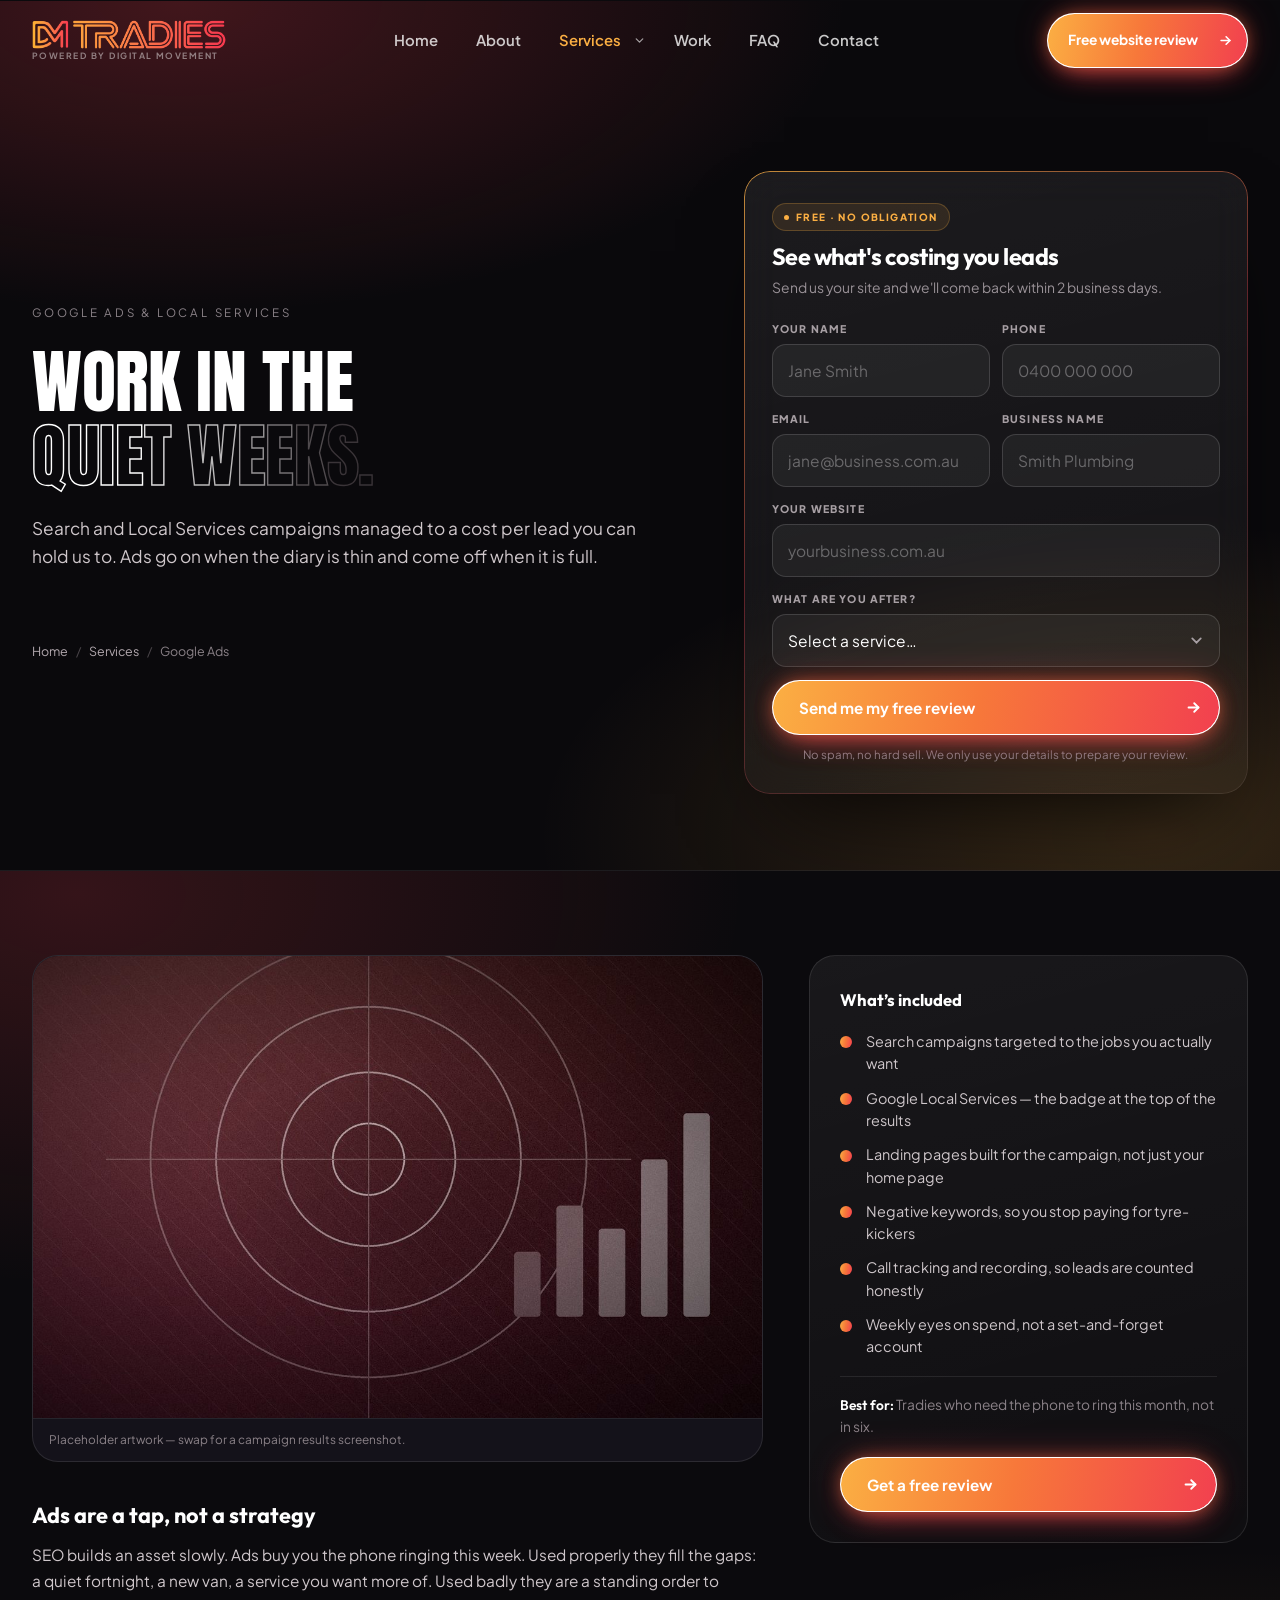
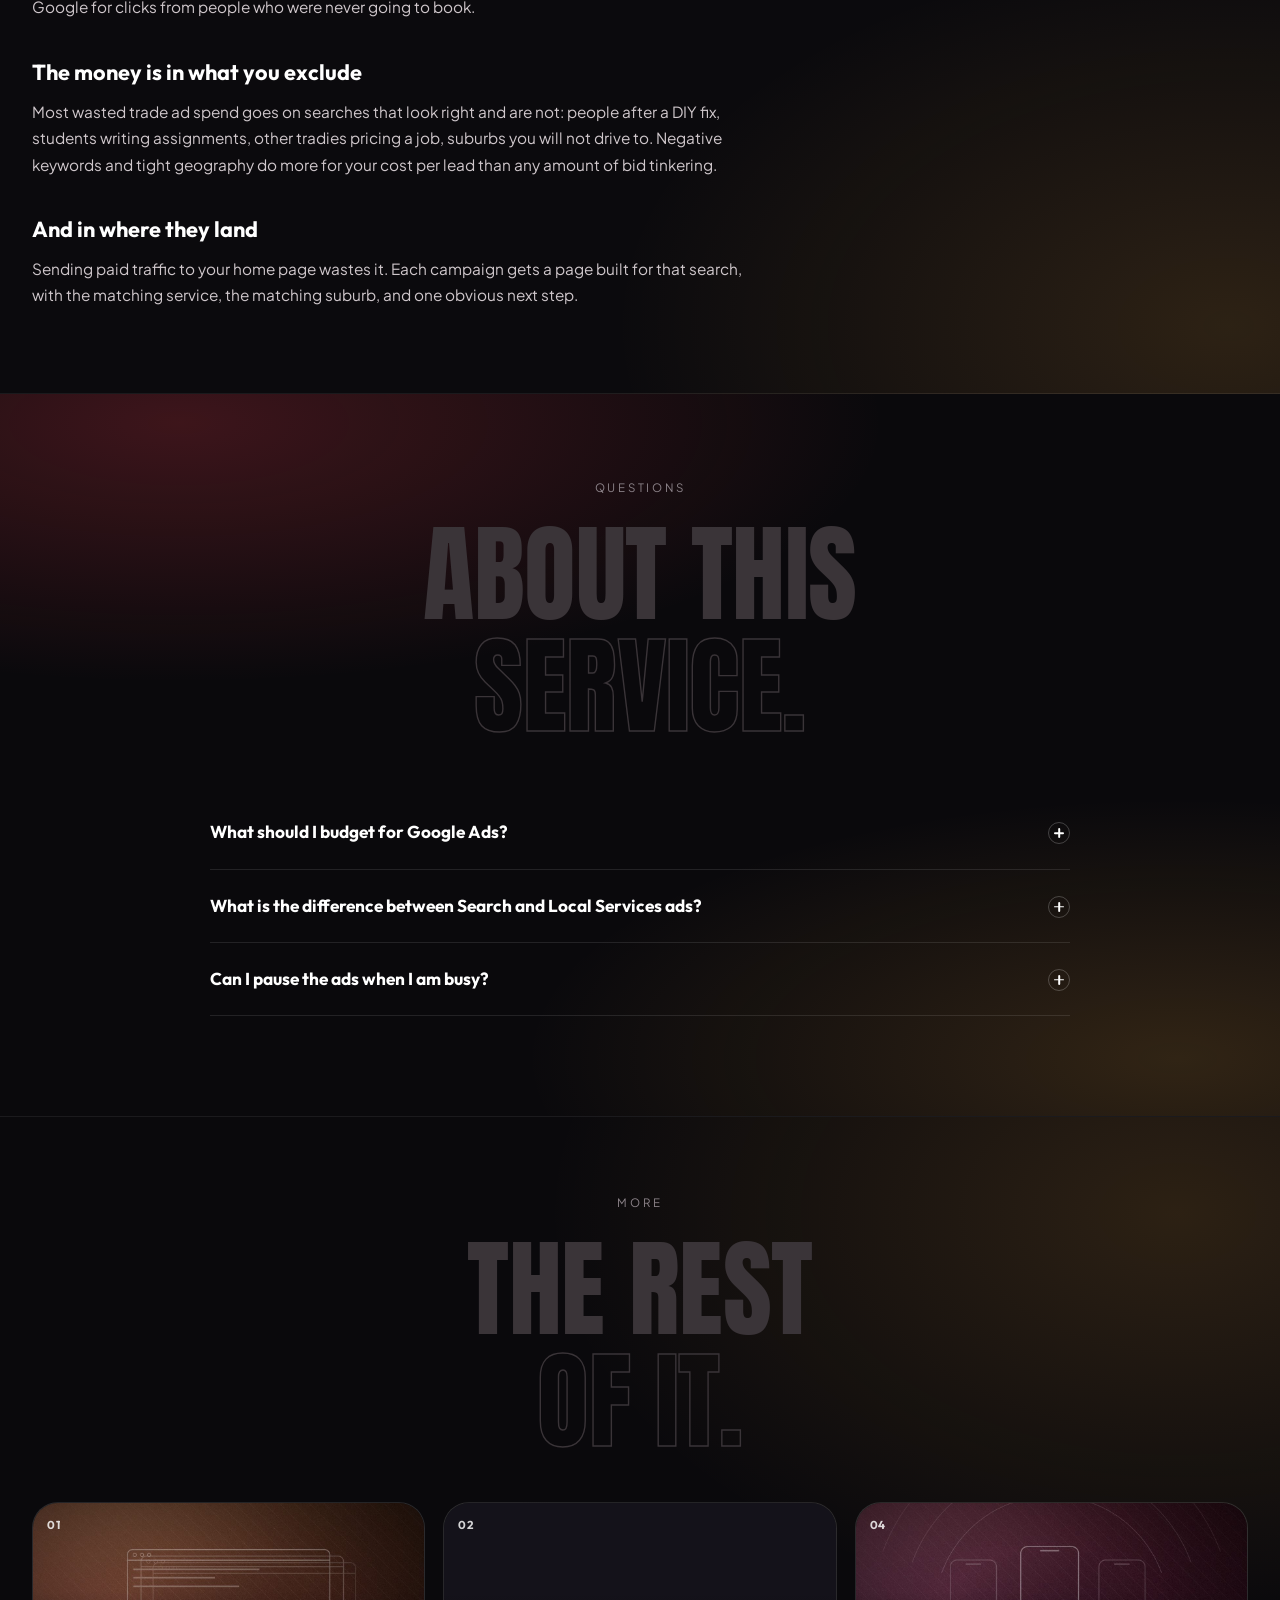
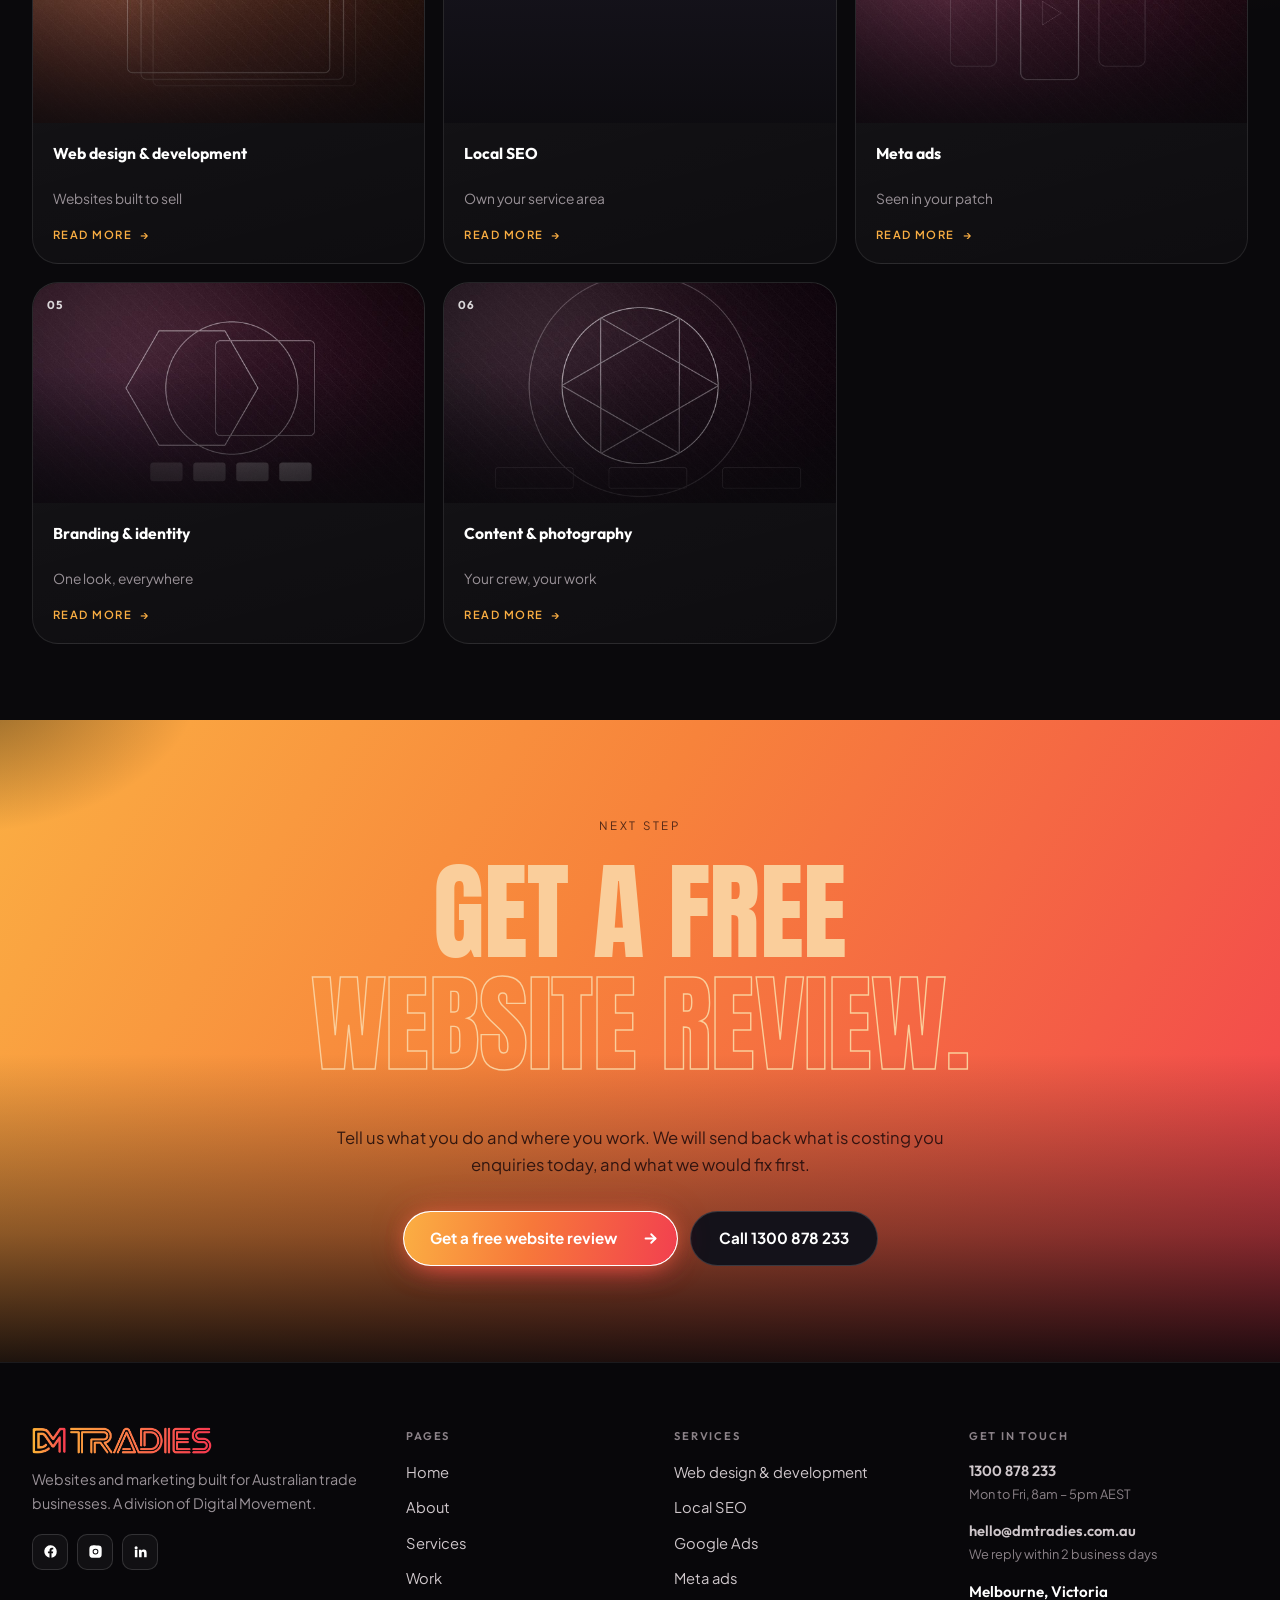
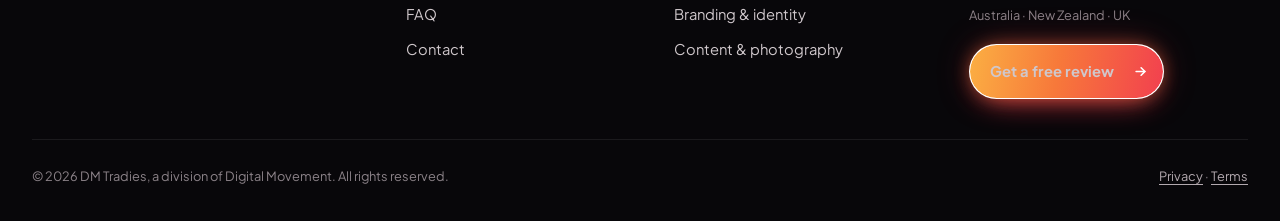
<file: services/google-ads.html>
<!DOCTYPE html>
<html lang="en-AU">
<head>
<meta charset="utf-8">
<meta name="viewport" content="width=device-width, initial-scale=1, viewport-fit=cover">
<title>Google Ads for Tradies | Local Services Ads | DM Tradies</title>
<meta name="description" content="Google Search and Local Services campaigns for Australian tradies, managed to a cost per lead you can hold us to. Turn the phone on when the diary is thin.">
<meta name="keywords" content="google ads for tradies, local services ads australia, ppc for tradesmen, google ads management plumber">
<link rel="canonical" href="https://dmtradies.com.au/services/google-ads.html">
<meta name="robots" content="index, follow, max-image-preview:large">
<meta name="theme-color" content="#0B0A0D">

<meta property="og:type" content="website">
<meta property="og:site_name" content="DM Tradies">
<meta property="og:locale" content="en_AU">
<meta property="og:title" content="Google Ads for Tradies | Local Services Ads | DM Tradies">
<meta property="og:description" content="Google Search and Local Services campaigns for Australian tradies, managed to a cost per lead you can hold us to. Turn the phone on when the diary is thin.">
<meta property="og:url" content="https://dmtradies.com.au/services/google-ads.html">
<meta name="twitter:card" content="summary_large_image">
<meta name="twitter:title" content="Google Ads for Tradies | Local Services Ads | DM Tradies">
<meta name="twitter:description" content="Google Search and Local Services campaigns for Australian tradies, managed to a cost per lead you can hold us to. Turn the phone on when the diary is thin.">

<link rel="preconnect" href="https://fonts.googleapis.com">
<link rel="preconnect" href="https://fonts.gstatic.com" crossorigin>
<link href="https://fonts.googleapis.com/css2?family=Anton&family=Instrument+Serif:ital@1&family=Outfit:wght@300;400;500;600;700;800&family=Plus+Jakarta+Sans:wght@400;500;600;700&display=swap" rel="stylesheet">
<link rel="stylesheet" href="../assets/site.css">
<script src="../assets/site.js" defer></script>
<script type="application/ld+json">{"@context":"https://schema.org","@type":"Service","name":"Google Ads","description":"Google Search and Local Services campaigns for Australian tradies, managed to a cost per lead you can hold us to. Turn the phone on when the diary is thin.","serviceType":"Search advertising","url":"https://dmtradies.com.au/services/google-ads.html","provider":{"@id":"https://dmtradies.com.au/#organization"},"areaServed":{"@type":"Country","name":"Australia"},"audience":{"@type":"Audience","audienceType":"Australian trade businesses"}}</script>
<script type="application/ld+json">{"@context":"https://schema.org","@type":"BreadcrumbList","itemListElement":[{"@type":"ListItem","position":1,"name":"Home","item":"https://dmtradies.com.au/"},{"@type":"ListItem","position":2,"name":"Services","item":"https://dmtradies.com.au/services.html"},{"@type":"ListItem","position":3,"name":"Google Ads","item":"https://dmtradies.com.au/services/google-ads.html"}]}</script>
<script type="application/ld+json">{"@context":"https://schema.org","@type":"FAQPage","mainEntity":[{"@type":"Question","name":"What should I budget for Google Ads?","acceptedAnswer":{"@type":"Answer","text":"It depends on your trade, your area and what a job is worth to you. We work backwards from a cost per lead you are happy with rather than starting from a number we made up."}},{"@type":"Question","name":"What is the difference between Search and Local Services ads?","acceptedAnswer":{"@type":"Answer","text":"Local Services ads sit above everything with a Google Guaranteed badge and charge per lead rather than per click. Search ads give you far more control over wording and landing pages. Most trades do best running both."}},{"@type":"Question","name":"Can I pause the ads when I am busy?","acceptedAnswer":{"@type":"Answer","text":"Yes, and you should. That is the whole point of the channel. We turn them down when the diary fills and back up when it thins out."}}]}</script>
</head>
<body>
<a class="skip-link" href="#main">Skip to content</a>
<!-- ================= HEADER ================= -->
<header class="site" id="siteHeader">
  <div class="wrap">
    <nav class="nav" aria-label="Main">
      <a class="brand" href="../index.html" aria-label="DM Tradies by Digital Movement — home">
        <span class="brand-logo logo-mark" role="img" aria-label="DM Tradies"></span>
        <span class="brand-by">Powered by Digital Movement</span>
      </a>

      <div class="nav-links" id="navLinks">
        <a href="../index.html">Home</a>
        <a href="../about.html">About</a>
        <div class="nav-item" data-sub>
          <a href="../services.html" class="active">Services</a>
          <button class="nav-caret" type="button" aria-expanded="false" aria-controls="svcMenu"
                  aria-label="Show services menu"><svg viewBox="0 0 24 24" fill="none" stroke="currentColor" stroke-width="2.4" stroke-linecap="round" stroke-linejoin="round" aria-hidden="true"><path d="m6 9 6 6 6-6"/></svg></button>
          <div class="nav-sub" id="svcMenu">
            <a href="../services/web-design.html">Web design &amp; development<i>01</i></a>
            <a href="../services/local-seo.html">Local SEO<i>02</i></a>
            <a href="../services/google-ads.html" aria-current="page">Google Ads<i>03</i></a>
            <a href="../services/meta-ads.html">Meta ads<i>04</i></a>
            <a href="../services/branding.html">Branding &amp; identity<i>05</i></a>
            <a href="../services/content-photography.html">Content &amp; photography<i>06</i></a>
            <a class="nav-sub-all" href="../services.html">All services<span aria-hidden="true">&rarr;</span></a>
          </div>
        </div>
        <a href="../work.html">Work</a>
        <a href="../faq.html">FAQ</a>
        <a href="../contact.html">Contact</a>
      </div>

      <div class="nav-right">
        <a class="btn btn--primary btn--sm nav-cta" href="../contact.html">
          Free website review
          <span class="btn-arrow" aria-hidden="true"><svg viewBox="0 0 24 24" fill="none" stroke="currentColor" stroke-width="2.6" stroke-linecap="round" stroke-linejoin="round"><path d="M5 12h14"/><path d="m13 6 6 6-6 6"/></svg></span>
        </a>
        <a class="call-mini" href="tel:1300878233" aria-label="Call DM Tradies on 1300 878 233">
          <svg viewBox="0 0 24 24" fill="none" stroke="currentColor" stroke-width="2.2" stroke-linecap="round" stroke-linejoin="round"><path d="M22 16.9v3a2 2 0 0 1-2.2 2 19.8 19.8 0 0 1-8.6-3.1 19.5 19.5 0 0 1-6-6A19.8 19.8 0 0 1 2.1 4.2 2 2 0 0 1 4.1 2h3a2 2 0 0 1 2 1.7c.1 1 .4 1.9.7 2.8a2 2 0 0 1-.5 2.1L8.1 9.9a16 16 0 0 0 6 6l1.3-1.2a2 2 0 0 1 2.1-.5c.9.3 1.8.6 2.8.7a2 2 0 0 1 1.7 2z"/></svg>
        </a>
        <button class="burger" id="burger" aria-label="Open menu" aria-expanded="false" aria-controls="drawer"><i></i><i></i><i></i></button>
      </div>
    </nav>
  </div>
</header>

<!-- ================= MOBILE DRAWER ================= -->
<div class="drawer" id="drawer">
  <div class="drawer-panel">
    <a class="dl" href="../index.html">Home <span>01</span></a>
    <a class="dl" href="../about.html">About <span>02</span></a>
    <div class="dl-row" data-drawer-sub>
      <a class="dl" href="../services.html">Services <span>03</span></a>
      <button class="dl-caret" type="button" aria-expanded="false" aria-controls="drawerSvc"
              aria-label="Show services"><svg viewBox="0 0 24 24" fill="none" stroke="currentColor" stroke-width="2.4" stroke-linecap="round" stroke-linejoin="round" aria-hidden="true"><path d="m6 9 6 6 6-6"/></svg></button>
    </div>
    <div class="drawer-sub" id="drawerSvc"><div>
        <a href="../services/web-design.html">Web design &amp; development</a>
        <a href="../services/local-seo.html">Local SEO</a>
        <a href="../services/google-ads.html" aria-current="page">Google Ads</a>
        <a href="../services/meta-ads.html">Meta ads</a>
        <a href="../services/branding.html">Branding &amp; identity</a>
        <a href="../services/content-photography.html">Content &amp; photography</a>
    </div></div>
    <a class="dl" href="../work.html">Work <span>04</span></a>
    <a class="dl" href="../faq.html">FAQ <span>05</span></a>
    <a class="dl" href="../contact.html">Contact <span>06</span></a>
    <div class="drawer-foot">
      <a class="btn btn--primary btn--block" href="../contact.html">
        Free website review
        <span class="btn-arrow" aria-hidden="true"><svg viewBox="0 0 24 24" fill="none" stroke="currentColor" stroke-width="2.6" stroke-linecap="round" stroke-linejoin="round"><path d="M5 12h14"/><path d="m13 6 6 6-6 6"/></svg></span>
      </a>
      <p class="fine">A division of Digital Movement</p>
    </div>
  </div>
</div>

<main id="main">

<section class="page-head">
  <div class="wrap">
    <div class="hero-inner">
      <div class="ph-copy">
        <div class="sec-head">
          <p class="sec-eyebrow rv">Google Ads &amp; Local Services</p>
          <h1 class="lit"><span class="w">Work</span> <span class="w">in</span> <span class="w">the</span>
            <span class="outline"><span class="w">quiet</span> <span class="w">weeks.</span></span></h1>
        <p class="sec-sub rv">Search and Local Services campaigns managed to a cost per lead you can hold us to. Ads go on when the diary is thin and come off when it is full.</p>
        </div>
      <p class="crumbs rv" aria-label="Breadcrumb"><a href="../index.html">Home</a><span>/</span><a href="../services.html">Services</a><span>/</span>Google Ads</p>
      </div>

      <div class="hero-form rv" id="hero-form">
        <div class="hf-head">
          <span class="hf-tag"><i></i>Free · No obligation</span>
          <h2>See what's costing you leads</h2>
          <p>Send us your site and we'll come back within 2 business days.</p>
        </div>

        <form class="quote-form" novalidate>
          <div class="form-body">
            <div class="grid-2">
              <div class="field">
                <label for="h-name">Your name</label>
                <input id="h-name" name="name" type="text" placeholder="Jane Smith" autocomplete="name" required>
                <span class="msg">Please enter your name</span>
              </div>
              <div class="field">
                <label for="h-phone">Phone</label>
                <input id="h-phone" name="phone" type="tel" placeholder="0400 000 000" autocomplete="tel" required>
                <span class="msg">Enter a valid phone number</span>
              </div>
            </div>
            <div class="grid-2">
              <div class="field">
                <label for="h-email">Email</label>
                <input id="h-email" name="email" type="email" placeholder="jane@business.com.au" autocomplete="email" required>
                <span class="msg">Enter a valid email</span>
              </div>
              <div class="field">
                <label for="h-business">Business name</label>
                <input id="h-business" name="business" type="text" placeholder="Smith Plumbing" autocomplete="organization">
              </div>
            </div>
            <div class="field">
              <label for="h-site">Your website</label>
              <input id="h-site" name="website" type="text" placeholder="yourbusiness.com.au" autocomplete="url">
            </div>
            <div class="field">
              <label for="h-service">What are you after?</label>
              <select id="h-service" name="service" required>
                <option value="">Select a service…</option>
                <option>A new website</option>
                <option>Website redesign</option>
                <option>SEO &amp; Google Maps</option>
                <option>Google Ads &amp; lead gen</option>
                <option>Branding &amp; logo</option>
                <option>Website care &amp; hosting</option>
                <option>Not sure yet</option>
              </select>
              <span class="msg">Please choose a service</span>
            </div>
            <button class="btn btn--primary btn--block" type="submit">
              Send me my free review
              <span class="btn-arrow" aria-hidden="true"><svg viewBox="0 0 24 24" fill="none" stroke="currentColor" stroke-width="2.6" stroke-linecap="round" stroke-linejoin="round"><path d="M5 12h14"/><path d="m13 6 6 6-6 6"/></svg></span>
            </button>
            <p class="form-fine">No spam, no hard sell. We only use your details to prepare your review.</p>
          </div>

          <div class="form-ok">
            <span class="ok-ic"><svg viewBox="0 0 24 24" fill="none" stroke="currentColor" stroke-width="2.6" stroke-linecap="round" stroke-linejoin="round"><path d="m5 13 4 4L19 7"/></svg></span>
            <h3>Thanks — review requested</h3>
            <p>We'll be back within 2 business days. Sooner? Call <a href="tel:1300878233">1300 878 233</a>.</p>
          </div>
        </form>
      </div>
    </div>
  </div>
</section>

<section class="svc-page">
  <div class="wrap">
    <div class="svc-body">
      <div class="svc-prose rv">
        <figure class="fig">
          <img src="../assets/img/service-google-ads.jpg" alt="Target rings beside rising bars, illustrating campaign performance"
               width="1200" height="760" loading="lazy" decoding="async">
          <figcaption>Placeholder artwork &mdash; swap for a campaign results screenshot.</figcaption>
        </figure>
        <h2>Ads are a tap, not a strategy</h2>
        <p>SEO builds an asset slowly. Ads buy you the phone ringing this week. Used properly they fill the gaps: a quiet fortnight, a new van, a service you want more of. Used badly they are a standing order to Google for clicks from people who were never going to book.</p>
        <h2>The money is in what you exclude</h2>
        <p>Most wasted trade ad spend goes on searches that look right and are not: people after a DIY fix, students writing assignments, other tradies pricing a job, suburbs you will not drive to. Negative keywords and tight geography do more for your cost per lead than any amount of bid tinkering.</p>
        <h2>And in where they land</h2>
        <p>Sending paid traffic to your home page wastes it. Each campaign gets a page built for that search, with the matching service, the matching suburb, and one obvious next step.</p>
      </div>

      <aside class="svc-aside rv">
        <h2>What&rsquo;s included</h2>
        <ul class="svc-points">
          <li>Search campaigns targeted to the jobs you actually want</li>
          <li>Google Local Services &mdash; the badge at the top of the results</li>
          <li>Landing pages built for the campaign, not just your home page</li>
          <li>Negative keywords, so you stop paying for tyre-kickers</li>
          <li>Call tracking and recording, so leads are counted honestly</li>
          <li>Weekly eyes on spend, not a set-and-forget account</li>
        </ul>
        <p class="svc-for"><b>Best for:</b> Tradies who need the phone to ring this month, not in six.</p>
        <a class="btn btn--primary btn--block" href="../contact.html">Get a free review
          <span class="btn-arrow" aria-hidden="true"><svg viewBox="0 0 24 24" fill="none" stroke="currentColor" stroke-width="2.6" stroke-linecap="round" stroke-linejoin="round"><path d="M5 12h14"/><path d="m13 6 6 6-6 6"/></svg></span>
        </a>
      </aside>
    </div>
  </div>
</section>

<section class="faq">
  <div class="wrap">
    <div class="sec-head">
      <p class="sec-eyebrow rv">Questions</p>
      <h2 class="lit"><span class="w">About</span> <span class="w">this</span>
        <span class="outline"><span class="w">service.</span></span></h2>
    </div>
    <div class="faq-list rv">
      <details class="faq-item">
        <summary><span class="faq-q">What should I budget for Google Ads?</span><span class="faq-ic" aria-hidden="true"></span></summary>
        <p class="faq-a">It depends on your trade, your area and what a job is worth to you. We work backwards from a cost per lead you are happy with rather than starting from a number we made up.</p>
      </details>
      <details class="faq-item">
        <summary><span class="faq-q">What is the difference between Search and Local Services ads?</span><span class="faq-ic" aria-hidden="true"></span></summary>
        <p class="faq-a">Local Services ads sit above everything with a Google Guaranteed badge and charge per lead rather than per click. Search ads give you far more control over wording and landing pages. Most trades do best running both.</p>
      </details>
      <details class="faq-item">
        <summary><span class="faq-q">Can I pause the ads when I am busy?</span><span class="faq-ic" aria-hidden="true"></span></summary>
        <p class="faq-a">Yes, and you should. That is the whole point of the channel. We turn them down when the diary fills and back up when it thins out.</p>
      </details>
    </div>
  </div>
</section>

<section class="svc-more">
  <div class="wrap">
    <div class="sec-head">
      <p class="sec-eyebrow rv">More</p>
      <h2 class="lit"><span class="w">The</span> <span class="w">rest</span>
        <span class="outline"><span class="w">of</span> <span class="w">it.</span></span></h2>
    </div>
    <div class="svc-more-grid rv">
      <a class="svc-more-card" href="web-design.html">
        <span class="smc-img">
          <span class="smc-no">01</span>
          <img src="../assets/img/service-web-design.jpg" alt="" width="1200" height="760"
               loading="lazy" decoding="async">
        </span>
        <span class="smc-body">
          <span class="smc-name">Web design &amp; development</span>
          <span class="smc-lede">Websites built to sell</span>
          <span class="smc-go">Read more <i aria-hidden="true">&rarr;</i></span>
        </span>
      </a>
      <a class="svc-more-card" href="local-seo.html">
        <span class="smc-img">
          <span class="smc-no">02</span>
          <img src="../assets/img/service-local-seo.jpg" alt="" width="1200" height="760"
               loading="lazy" decoding="async">
        </span>
        <span class="smc-body">
          <span class="smc-name">Local SEO</span>
          <span class="smc-lede">Own your service area</span>
          <span class="smc-go">Read more <i aria-hidden="true">&rarr;</i></span>
        </span>
      </a>
      <a class="svc-more-card" href="meta-ads.html">
        <span class="smc-img">
          <span class="smc-no">04</span>
          <img src="../assets/img/service-meta-ads.jpg" alt="" width="1200" height="760"
               loading="lazy" decoding="async">
        </span>
        <span class="smc-body">
          <span class="smc-name">Meta ads</span>
          <span class="smc-lede">Seen in your patch</span>
          <span class="smc-go">Read more <i aria-hidden="true">&rarr;</i></span>
        </span>
      </a>
      <a class="svc-more-card" href="branding.html">
        <span class="smc-img">
          <span class="smc-no">05</span>
          <img src="../assets/img/service-branding.jpg" alt="" width="1200" height="760"
               loading="lazy" decoding="async">
        </span>
        <span class="smc-body">
          <span class="smc-name">Branding &amp; identity</span>
          <span class="smc-lede">One look, everywhere</span>
          <span class="smc-go">Read more <i aria-hidden="true">&rarr;</i></span>
        </span>
      </a>
      <a class="svc-more-card" href="content-photography.html">
        <span class="smc-img">
          <span class="smc-no">06</span>
          <img src="../assets/img/service-content-photography.jpg" alt="" width="1200" height="760"
               loading="lazy" decoding="async">
        </span>
        <span class="smc-body">
          <span class="smc-name">Content &amp; photography</span>
          <span class="smc-lede">Your crew, your work</span>
          <span class="smc-go">Read more <i aria-hidden="true">&rarr;</i></span>
        </span>
      </a>
    </div>
  </div>
</section>

<!-- ================= CLOSING CTA ================= -->
<section class="cta-band">
  <div class="wrap">
    <div class="cta-inner">
      <div class="sec-head">
        <p class="sec-eyebrow rv">Next step</p>
        <h2 class="lit"><span class="w">Get</span> <span class="w">a</span> <span class="w">free</span>
          <span class="outline"><span class="w">website</span> <span class="w">review.</span></span></h2>
      </div>
      <p class="cta-copy rv">Tell us what you do and where you work. We will send back what is costing you enquiries today, and what we would fix first.</p>
      <div class="cta-actions rv">
        <a class="btn btn--primary" href="../contact.html">Get a free website review <span class="btn-arrow" aria-hidden="true"><svg viewBox="0 0 24 24" fill="none" stroke="currentColor" stroke-width="2.6" stroke-linecap="round" stroke-linejoin="round"><path d="M5 12h14"/><path d="m13 6 6 6-6 6"/></svg></span></a>
        <a class="btn btn--ink" href="tel:1300878233">Call 1300 878 233</a>
      </div>
    </div>
  </div>
</section>

</main>

<!-- ================= FOOTER ================= -->
<footer class="site-foot">
  <div class="wrap">
    <div class="foot-top">
      <div>
        <a class="foot-logo logo-mark" href="../index.html" role="img" aria-label="DM Tradies by Digital Movement"></a>
        <p class="foot-blurb">Websites and marketing built for Australian trade businesses.
          A division of Digital Movement.</p>
        <div class="foot-social">
          <a href="https://www.facebook.com/digitalmovement.com.au" target="_blank" rel="noopener noreferrer" aria-label="Digital Movement on Facebook"><svg viewBox="0 0 24 24" aria-hidden="true"><path d="M22 12a10 10 0 1 0-11.6 9.9v-7H7.9V12h2.5V9.8c0-2.5 1.5-3.9 3.8-3.9 1.1 0 2.2.2 2.2.2v2.5h-1.2c-1.2 0-1.6.8-1.6 1.6V12h2.7l-.4 2.9h-2.3v7A10 10 0 0 0 22 12z"/></svg></a>
          <a href="https://www.instagram.com/digitalmovement.com.au/" target="_blank" rel="noopener noreferrer" aria-label="Digital Movement on Instagram"><svg viewBox="0 0 24 24" aria-hidden="true"><path d="M12 2.2c3.2 0 3.6 0 4.9.1 1.2.1 1.8.3 2.2.4.6.2 1 .5 1.4.9.4.4.7.8.9 1.4.2.4.4 1 .4 2.2.1 1.3.1 1.7.1 4.9s0 3.6-.1 4.9c-.1 1.2-.3 1.8-.4 2.2-.2.6-.5 1-.9 1.4-.4.4-.8.7-1.4.9-.4.2-1 .4-2.2.4-1.3.1-1.7.1-4.9.1s-3.6 0-4.9-.1c-1.2-.1-1.8-.3-2.2-.4-.6-.2-1-.5-1.4-.9-.4-.4-.7-.8-.9-1.4-.2-.4-.4-1-.4-2.2C2.2 15.6 2.2 15.2 2.2 12s0-3.6.1-4.9c.1-1.2.3-1.8.4-2.2.2-.6.5-1 .9-1.4.4-.4.8-.7 1.4-.9.4-.2 1-.4 2.2-.4 1.3-.1 1.7-.1 4.8-.1zm0 5.2a4.6 4.6 0 1 0 0 9.2 4.6 4.6 0 0 0 0-9.2zm0 7.6a3 3 0 1 1 0-6 3 3 0 0 1 0 6zm5.9-7.8a1.1 1.1 0 1 1-2.2 0 1.1 1.1 0 0 1 2.2 0z"/></svg></a>
          <a href="https://www.linkedin.com/company/31273811" target="_blank" rel="noopener noreferrer" aria-label="Digital Movement on LinkedIn"><svg viewBox="0 0 24 24" aria-hidden="true"><path d="M4.98 3.5a2.5 2.5 0 1 1 0 5 2.5 2.5 0 0 1 0-5zM3 9h4v12H3zM9.5 9h3.8v1.7h.1c.5-1 1.8-2 3.7-2 4 0 4.7 2.5 4.7 5.9V21h-4v-5.6c0-1.3 0-3-1.9-3s-2.1 1.4-2.1 2.9V21h-4z"/></svg></a>
        </div>
      </div>

      <div class="foot-col">
        <h3>Pages</h3>
        <ul>
          <li><a href="../index.html">Home</a></li>
          <li><a href="../about.html">About</a></li>
          <li><a href="../services.html">Services</a></li>
          <li><a href="../work.html">Work</a></li>
          <li><a href="../faq.html">FAQ</a></li>
          <li><a href="../contact.html">Contact</a></li>
        </ul>
      </div>

      <div class="foot-col">
        <h3>Services</h3>
        <ul>
          <li><a href="../services/web-design.html">Web design &amp; development</a></li>
          <li><a href="../services/local-seo.html">Local SEO</a></li>
          <li><a href="../services/google-ads.html">Google Ads</a></li>
          <li><a href="../services/meta-ads.html">Meta ads</a></li>
          <li><a href="../services/branding.html">Branding &amp; identity</a></li>
          <li><a href="../services/content-photography.html">Content &amp; photography</a></li>
        </ul>
      </div>

      <div class="foot-col foot-contact">
        <h3>Get in touch</h3>
        <ul>
          <li><a class="fc-strong" href="tel:1300878233">1300 878 233</a>
            <span class="fc-sub">Mon to Fri, 8am &ndash; 5pm AEST</span></li>
          <li><a class="fc-strong" href="mailto:hello@dmtradies.com.au">hello@dmtradies.com.au</a>
            <span class="fc-sub">We reply within 2 business days</span></li>
          <li><span class="fc-strong">Melbourne, Victoria</span>
            <span class="fc-sub">Australia &middot; New Zealand &middot; UK</span></li>
        </ul>
        <a class="btn btn--primary btn--sm foot-cta" href="../contact.html">
          Get a free review
          <span class="btn-arrow" aria-hidden="true"><svg viewBox="0 0 24 24" fill="none" stroke="currentColor" stroke-width="2.6" stroke-linecap="round" stroke-linejoin="round"><path d="M5 12h14"/><path d="m13 6 6 6-6 6"/></svg></span>
        </a>
      </div>
    </div>

    <div class="foot-bottom">
      <p class="foot-fine">&copy; <span id="yr">2026</span> DM Tradies, a division of Digital Movement. All rights reserved.</p>
      <p class="foot-fine"><a href="#">Privacy</a> &middot; <a href="#">Terms</a></p>
    </div>
  </div>
</footer>

</body>
</html>
</file>
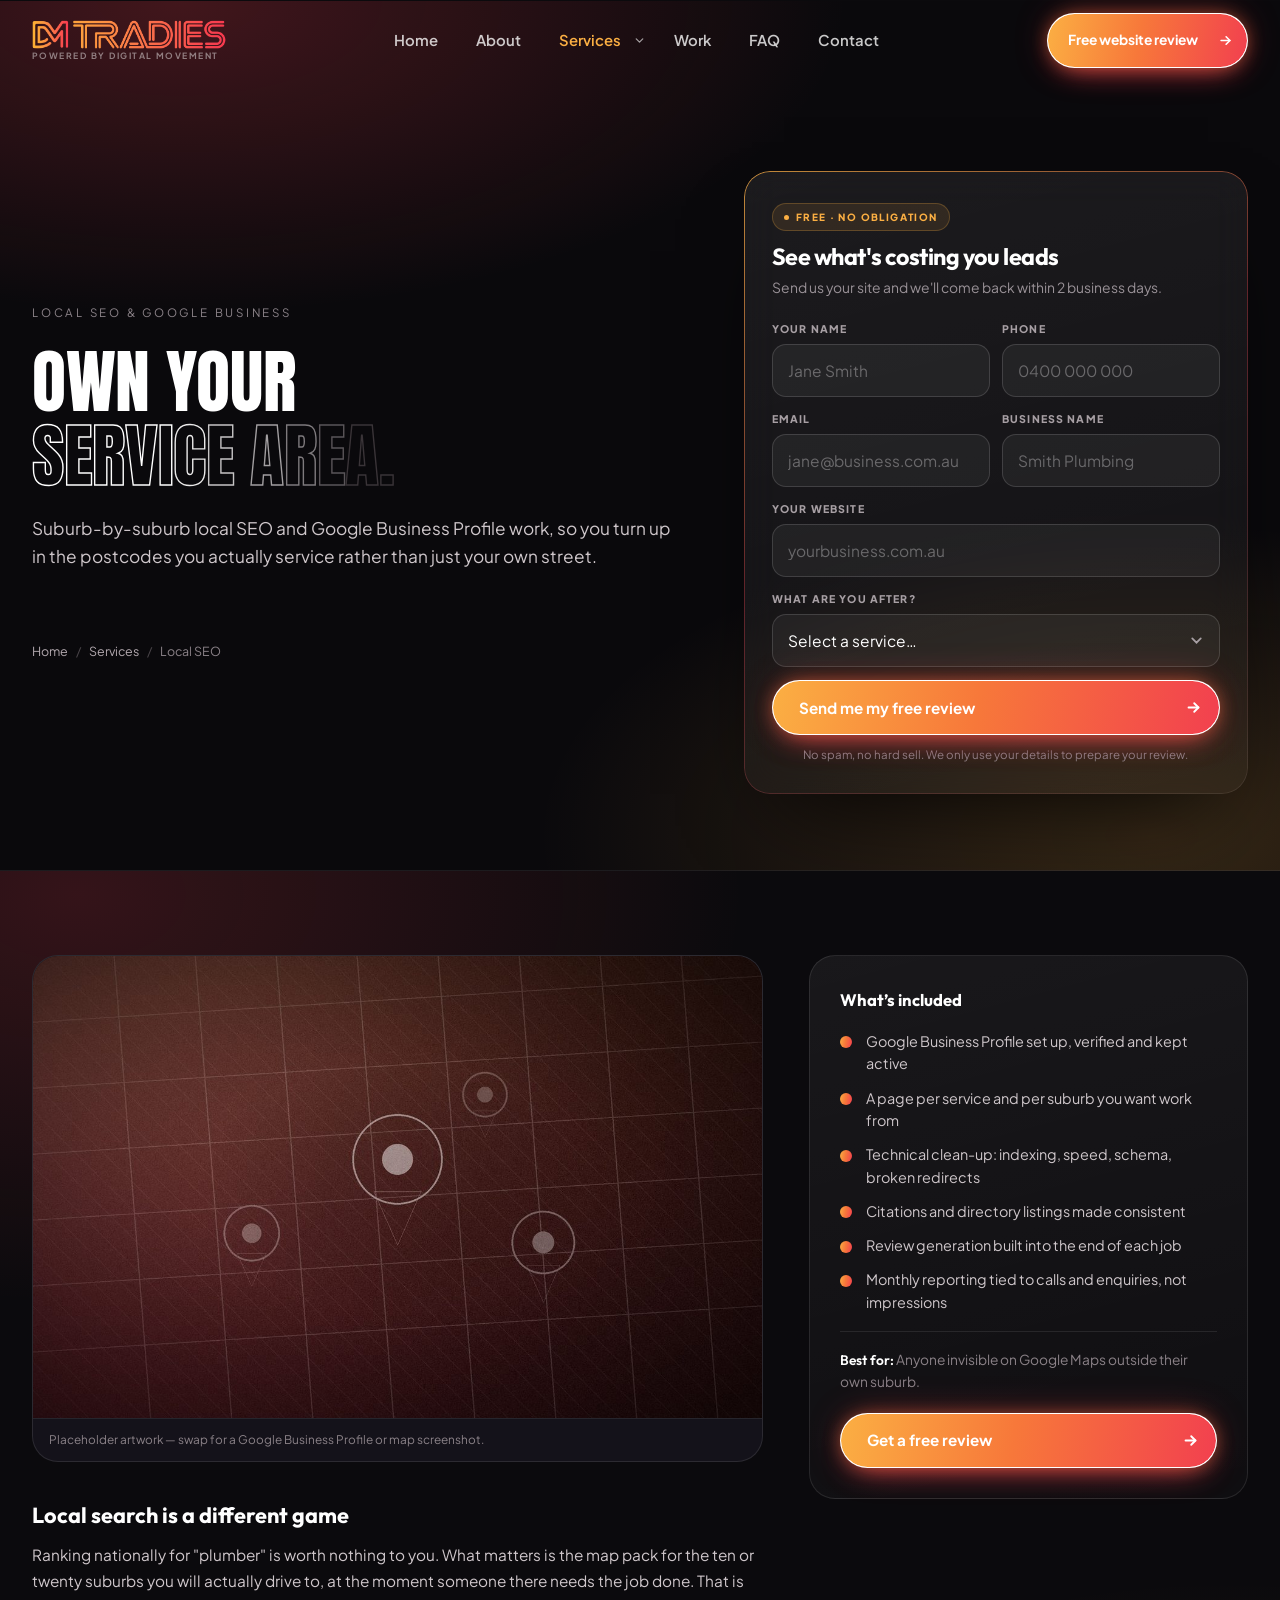
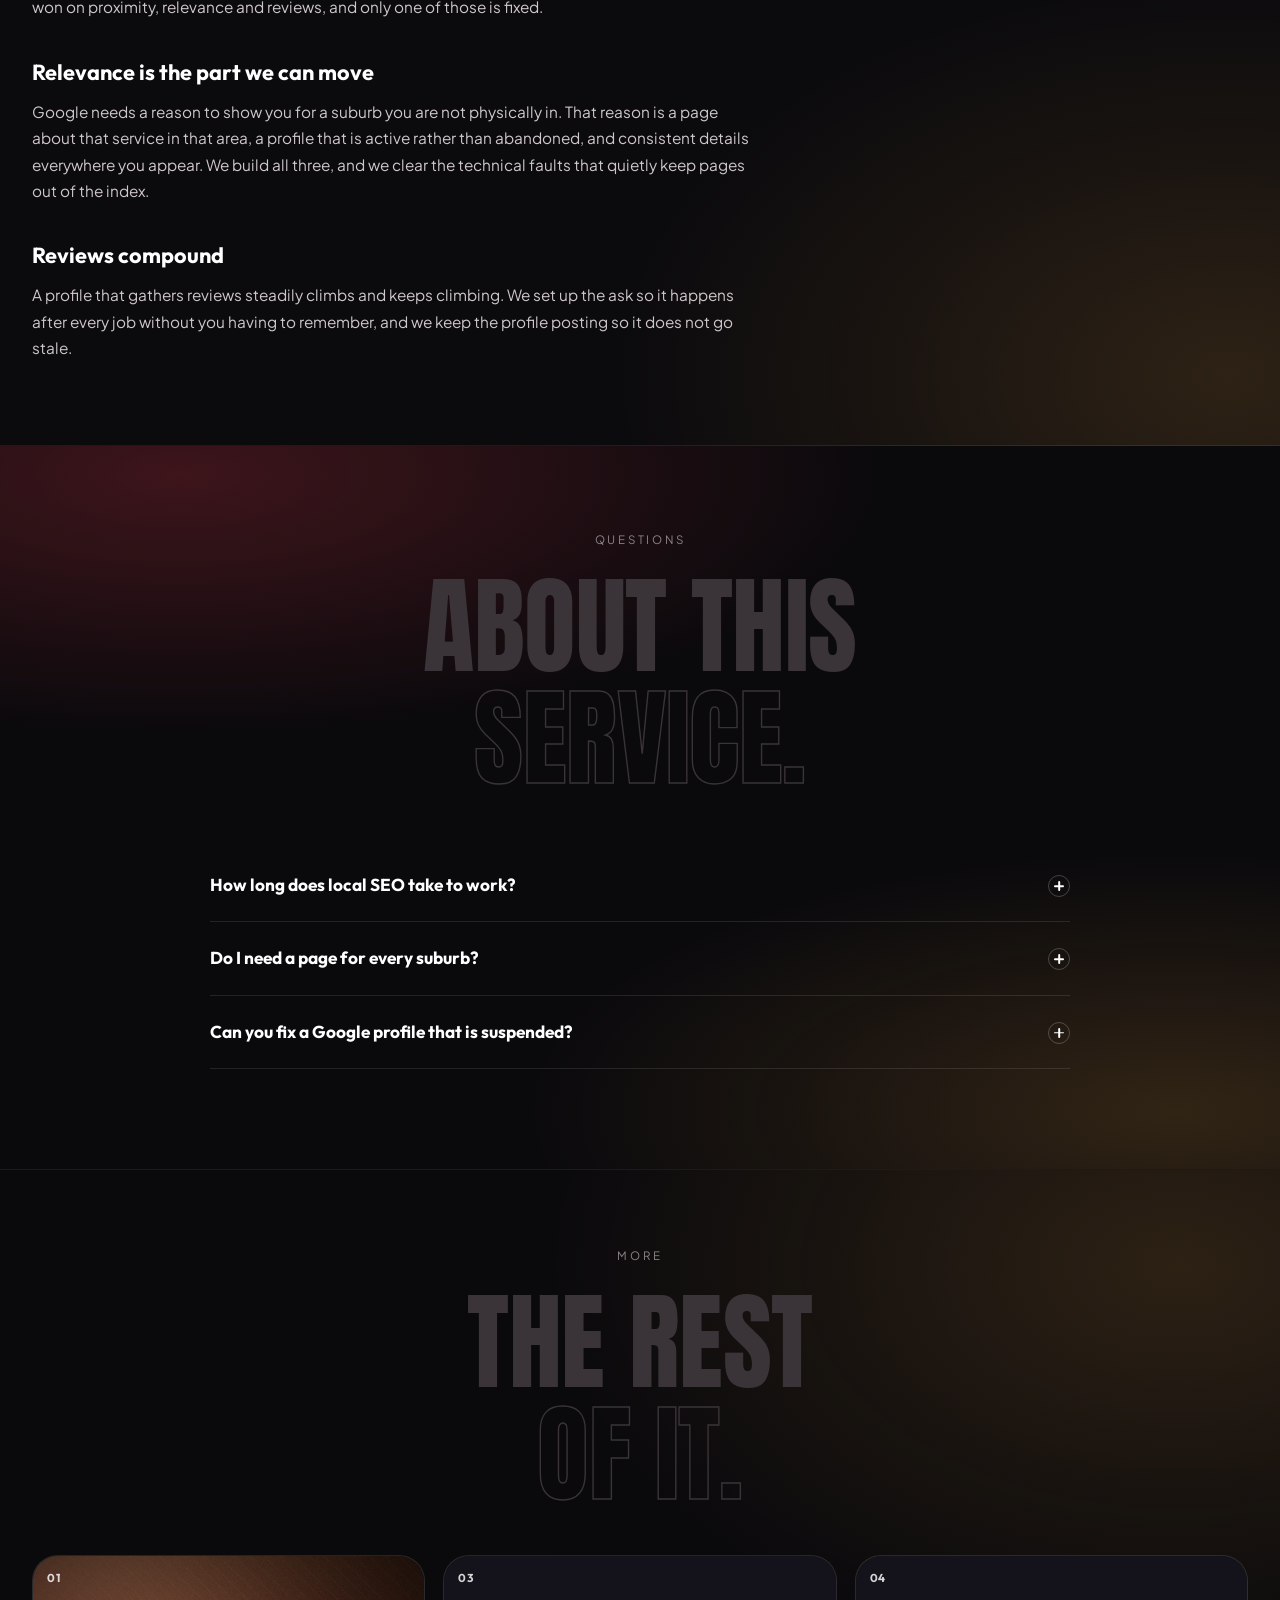
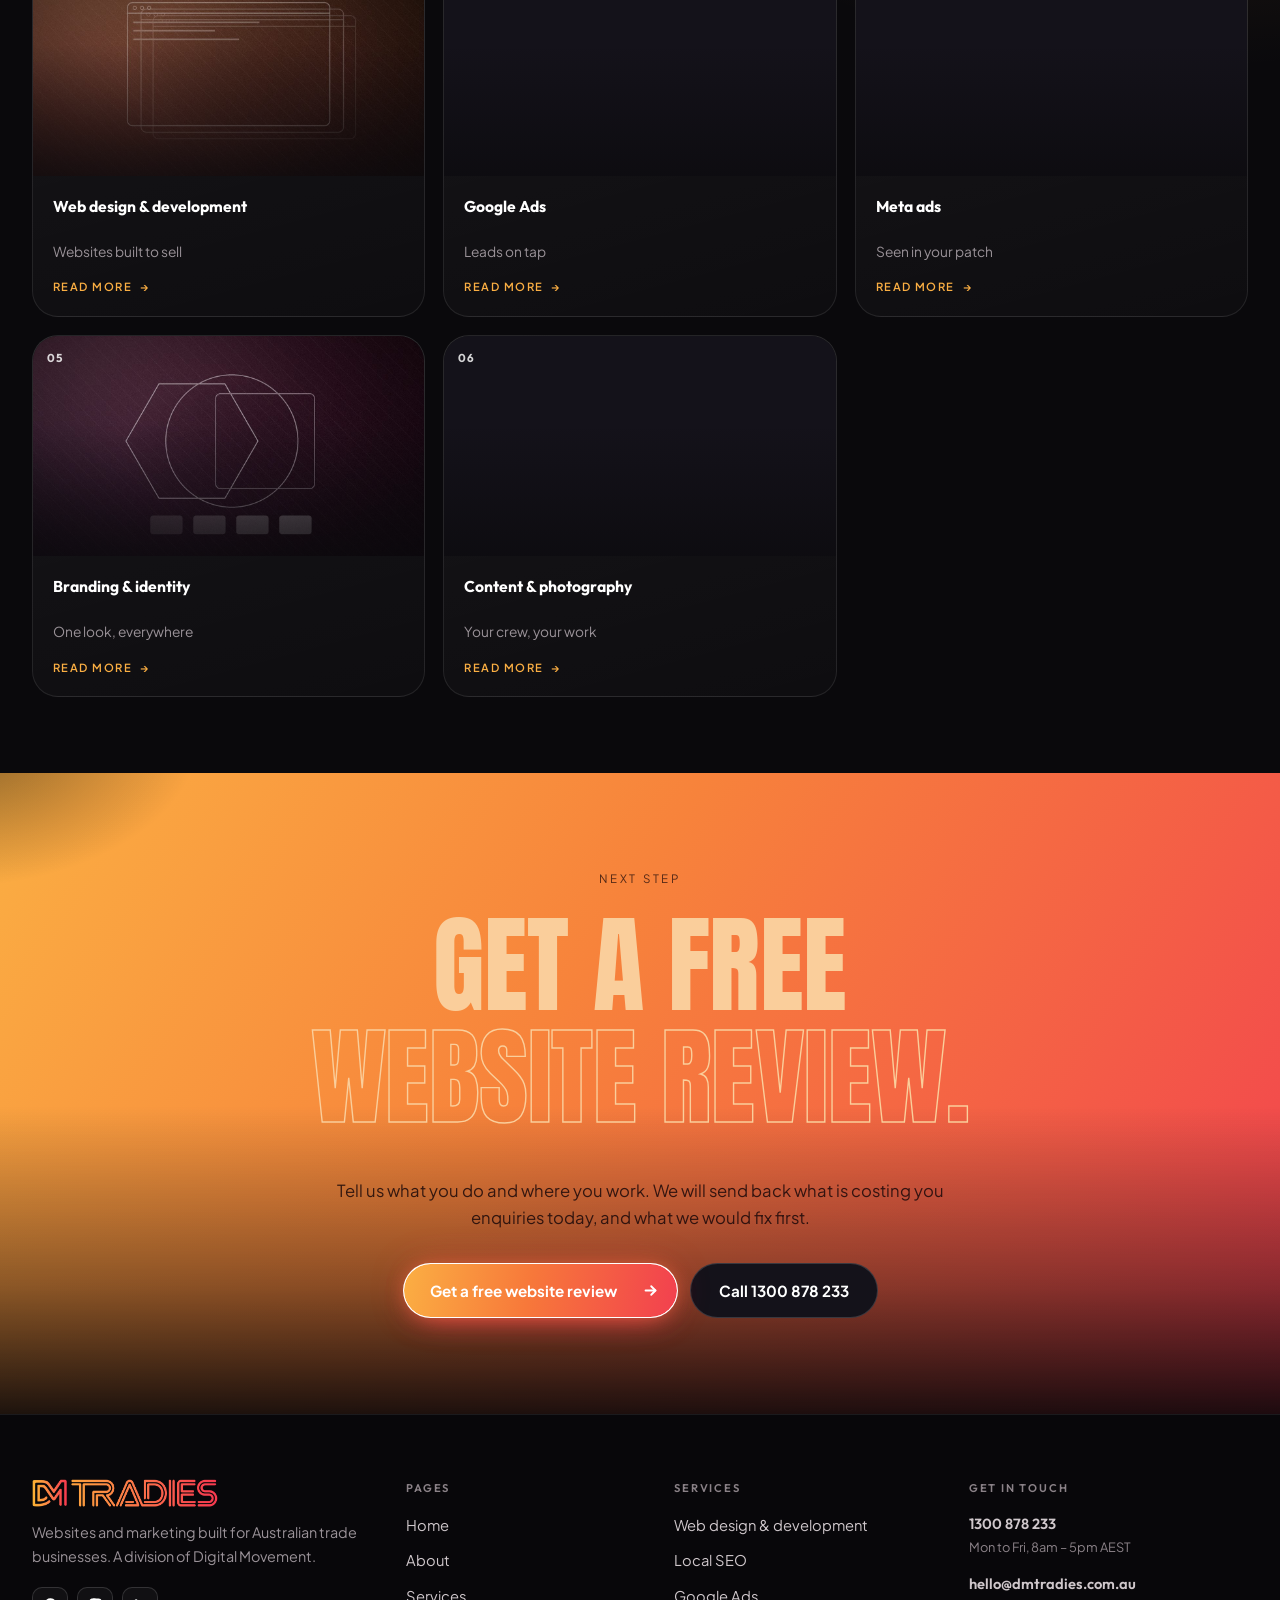
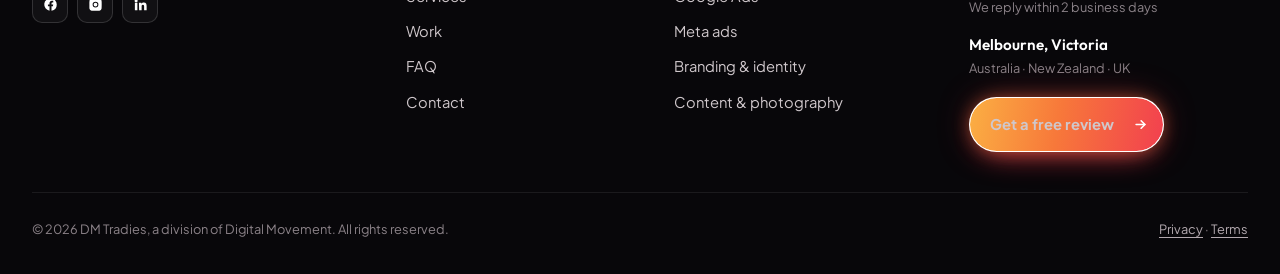
<file: services/local-seo.html>
<!DOCTYPE html>
<html lang="en-AU">
<head>
<meta charset="utf-8">
<meta name="viewport" content="width=device-width, initial-scale=1, viewport-fit=cover">
<title>Local SEO for Tradies | Google Maps Rankings | DM Tradies</title>
<meta name="description" content="Suburb-by-suburb local SEO and Google Business Profile management for Australian trade businesses. Turn up in the postcodes you actually service.">
<meta name="keywords" content="local seo for tradies, google business profile, google maps ranking, tradie seo australia, plumber seo">
<link rel="canonical" href="https://dmtradies.com.au/services/local-seo.html">
<meta name="robots" content="index, follow, max-image-preview:large">
<meta name="theme-color" content="#0B0A0D">

<meta property="og:type" content="website">
<meta property="og:site_name" content="DM Tradies">
<meta property="og:locale" content="en_AU">
<meta property="og:title" content="Local SEO for Tradies | Google Maps Rankings | DM Tradies">
<meta property="og:description" content="Suburb-by-suburb local SEO and Google Business Profile management for Australian trade businesses. Turn up in the postcodes you actually service.">
<meta property="og:url" content="https://dmtradies.com.au/services/local-seo.html">
<meta name="twitter:card" content="summary_large_image">
<meta name="twitter:title" content="Local SEO for Tradies | Google Maps Rankings | DM Tradies">
<meta name="twitter:description" content="Suburb-by-suburb local SEO and Google Business Profile management for Australian trade businesses. Turn up in the postcodes you actually service.">

<link rel="preconnect" href="https://fonts.googleapis.com">
<link rel="preconnect" href="https://fonts.gstatic.com" crossorigin>
<link href="https://fonts.googleapis.com/css2?family=Anton&family=Instrument+Serif:ital@1&family=Outfit:wght@300;400;500;600;700;800&family=Plus+Jakarta+Sans:wght@400;500;600;700&display=swap" rel="stylesheet">
<link rel="stylesheet" href="../assets/site.css">
<script src="../assets/site.js" defer></script>
<script type="application/ld+json">{"@context":"https://schema.org","@type":"Service","name":"Local SEO","description":"Suburb-by-suburb local SEO and Google Business Profile management for Australian trade businesses. Turn up in the postcodes you actually service.","serviceType":"Search engine optimisation","url":"https://dmtradies.com.au/services/local-seo.html","provider":{"@id":"https://dmtradies.com.au/#organization"},"areaServed":{"@type":"Country","name":"Australia"},"audience":{"@type":"Audience","audienceType":"Australian trade businesses"}}</script>
<script type="application/ld+json">{"@context":"https://schema.org","@type":"BreadcrumbList","itemListElement":[{"@type":"ListItem","position":1,"name":"Home","item":"https://dmtradies.com.au/"},{"@type":"ListItem","position":2,"name":"Services","item":"https://dmtradies.com.au/services.html"},{"@type":"ListItem","position":3,"name":"Local SEO","item":"https://dmtradies.com.au/services/local-seo.html"}]}</script>
<script type="application/ld+json">{"@context":"https://schema.org","@type":"FAQPage","mainEntity":[{"@type":"Question","name":"How long does local SEO take to work?","acceptedAnswer":{"@type":"Answer","text":"The first movement is usually in the second month, with the first real enquiries around month three. Anyone promising you a ranking by a date is guessing."}},{"@type":"Question","name":"Do I need a page for every suburb?","acceptedAnswer":{"@type":"Answer","text":"For the suburbs you genuinely want work from, yes. Thin pages spun up for a hundred postcodes do more harm than good, so we build the ones that matter properly."}},{"@type":"Question","name":"Can you fix a Google profile that is suspended?","acceptedAnswer":{"@type":"Answer","text":"Usually. It depends why it was suspended. Send us the profile and we will tell you plainly whether it is recoverable before you pay for anything."}}]}</script>
</head>
<body>
<a class="skip-link" href="#main">Skip to content</a>
<!-- ================= HEADER ================= -->
<header class="site" id="siteHeader">
  <div class="wrap">
    <nav class="nav" aria-label="Main">
      <a class="brand" href="../index.html" aria-label="DM Tradies by Digital Movement — home">
        <span class="brand-logo logo-mark" role="img" aria-label="DM Tradies"></span>
        <span class="brand-by">Powered by Digital Movement</span>
      </a>

      <div class="nav-links" id="navLinks">
        <a href="../index.html">Home</a>
        <a href="../about.html">About</a>
        <div class="nav-item" data-sub>
          <a href="../services.html" class="active">Services</a>
          <button class="nav-caret" type="button" aria-expanded="false" aria-controls="svcMenu"
                  aria-label="Show services menu"><svg viewBox="0 0 24 24" fill="none" stroke="currentColor" stroke-width="2.4" stroke-linecap="round" stroke-linejoin="round" aria-hidden="true"><path d="m6 9 6 6 6-6"/></svg></button>
          <div class="nav-sub" id="svcMenu">
            <a href="../services/web-design.html">Web design &amp; development<i>01</i></a>
            <a href="../services/local-seo.html" aria-current="page">Local SEO<i>02</i></a>
            <a href="../services/google-ads.html">Google Ads<i>03</i></a>
            <a href="../services/meta-ads.html">Meta ads<i>04</i></a>
            <a href="../services/branding.html">Branding &amp; identity<i>05</i></a>
            <a href="../services/content-photography.html">Content &amp; photography<i>06</i></a>
            <a class="nav-sub-all" href="../services.html">All services<span aria-hidden="true">&rarr;</span></a>
          </div>
        </div>
        <a href="../work.html">Work</a>
        <a href="../faq.html">FAQ</a>
        <a href="../contact.html">Contact</a>
      </div>

      <div class="nav-right">
        <a class="btn btn--primary btn--sm nav-cta" href="../contact.html">
          Free website review
          <span class="btn-arrow" aria-hidden="true"><svg viewBox="0 0 24 24" fill="none" stroke="currentColor" stroke-width="2.6" stroke-linecap="round" stroke-linejoin="round"><path d="M5 12h14"/><path d="m13 6 6 6-6 6"/></svg></span>
        </a>
        <a class="call-mini" href="tel:1300878233" aria-label="Call DM Tradies on 1300 878 233">
          <svg viewBox="0 0 24 24" fill="none" stroke="currentColor" stroke-width="2.2" stroke-linecap="round" stroke-linejoin="round"><path d="M22 16.9v3a2 2 0 0 1-2.2 2 19.8 19.8 0 0 1-8.6-3.1 19.5 19.5 0 0 1-6-6A19.8 19.8 0 0 1 2.1 4.2 2 2 0 0 1 4.1 2h3a2 2 0 0 1 2 1.7c.1 1 .4 1.9.7 2.8a2 2 0 0 1-.5 2.1L8.1 9.9a16 16 0 0 0 6 6l1.3-1.2a2 2 0 0 1 2.1-.5c.9.3 1.8.6 2.8.7a2 2 0 0 1 1.7 2z"/></svg>
        </a>
        <button class="burger" id="burger" aria-label="Open menu" aria-expanded="false" aria-controls="drawer"><i></i><i></i><i></i></button>
      </div>
    </nav>
  </div>
</header>

<!-- ================= MOBILE DRAWER ================= -->
<div class="drawer" id="drawer">
  <div class="drawer-panel">
    <a class="dl" href="../index.html">Home <span>01</span></a>
    <a class="dl" href="../about.html">About <span>02</span></a>
    <div class="dl-row" data-drawer-sub>
      <a class="dl" href="../services.html">Services <span>03</span></a>
      <button class="dl-caret" type="button" aria-expanded="false" aria-controls="drawerSvc"
              aria-label="Show services"><svg viewBox="0 0 24 24" fill="none" stroke="currentColor" stroke-width="2.4" stroke-linecap="round" stroke-linejoin="round" aria-hidden="true"><path d="m6 9 6 6 6-6"/></svg></button>
    </div>
    <div class="drawer-sub" id="drawerSvc"><div>
        <a href="../services/web-design.html">Web design &amp; development</a>
        <a href="../services/local-seo.html" aria-current="page">Local SEO</a>
        <a href="../services/google-ads.html">Google Ads</a>
        <a href="../services/meta-ads.html">Meta ads</a>
        <a href="../services/branding.html">Branding &amp; identity</a>
        <a href="../services/content-photography.html">Content &amp; photography</a>
    </div></div>
    <a class="dl" href="../work.html">Work <span>04</span></a>
    <a class="dl" href="../faq.html">FAQ <span>05</span></a>
    <a class="dl" href="../contact.html">Contact <span>06</span></a>
    <div class="drawer-foot">
      <a class="btn btn--primary btn--block" href="../contact.html">
        Free website review
        <span class="btn-arrow" aria-hidden="true"><svg viewBox="0 0 24 24" fill="none" stroke="currentColor" stroke-width="2.6" stroke-linecap="round" stroke-linejoin="round"><path d="M5 12h14"/><path d="m13 6 6 6-6 6"/></svg></span>
      </a>
      <p class="fine">A division of Digital Movement</p>
    </div>
  </div>
</div>

<main id="main">

<section class="page-head">
  <div class="wrap">
    <div class="hero-inner">
      <div class="ph-copy">
        <div class="sec-head">
          <p class="sec-eyebrow rv">Local SEO &amp; Google Business</p>
          <h1 class="lit"><span class="w">Own</span> <span class="w">your</span>
            <span class="outline"><span class="w">service</span> <span class="w">area.</span></span></h1>
        <p class="sec-sub rv">Suburb-by-suburb local SEO and Google Business Profile work, so you turn up in the postcodes you actually service rather than just your own street.</p>
        </div>
      <p class="crumbs rv" aria-label="Breadcrumb"><a href="../index.html">Home</a><span>/</span><a href="../services.html">Services</a><span>/</span>Local SEO</p>
      </div>

      <div class="hero-form rv" id="hero-form">
        <div class="hf-head">
          <span class="hf-tag"><i></i>Free · No obligation</span>
          <h2>See what's costing you leads</h2>
          <p>Send us your site and we'll come back within 2 business days.</p>
        </div>

        <form class="quote-form" novalidate>
          <div class="form-body">
            <div class="grid-2">
              <div class="field">
                <label for="h-name">Your name</label>
                <input id="h-name" name="name" type="text" placeholder="Jane Smith" autocomplete="name" required>
                <span class="msg">Please enter your name</span>
              </div>
              <div class="field">
                <label for="h-phone">Phone</label>
                <input id="h-phone" name="phone" type="tel" placeholder="0400 000 000" autocomplete="tel" required>
                <span class="msg">Enter a valid phone number</span>
              </div>
            </div>
            <div class="grid-2">
              <div class="field">
                <label for="h-email">Email</label>
                <input id="h-email" name="email" type="email" placeholder="jane@business.com.au" autocomplete="email" required>
                <span class="msg">Enter a valid email</span>
              </div>
              <div class="field">
                <label for="h-business">Business name</label>
                <input id="h-business" name="business" type="text" placeholder="Smith Plumbing" autocomplete="organization">
              </div>
            </div>
            <div class="field">
              <label for="h-site">Your website</label>
              <input id="h-site" name="website" type="text" placeholder="yourbusiness.com.au" autocomplete="url">
            </div>
            <div class="field">
              <label for="h-service">What are you after?</label>
              <select id="h-service" name="service" required>
                <option value="">Select a service…</option>
                <option>A new website</option>
                <option>Website redesign</option>
                <option>SEO &amp; Google Maps</option>
                <option>Google Ads &amp; lead gen</option>
                <option>Branding &amp; logo</option>
                <option>Website care &amp; hosting</option>
                <option>Not sure yet</option>
              </select>
              <span class="msg">Please choose a service</span>
            </div>
            <button class="btn btn--primary btn--block" type="submit">
              Send me my free review
              <span class="btn-arrow" aria-hidden="true"><svg viewBox="0 0 24 24" fill="none" stroke="currentColor" stroke-width="2.6" stroke-linecap="round" stroke-linejoin="round"><path d="M5 12h14"/><path d="m13 6 6 6-6 6"/></svg></span>
            </button>
            <p class="form-fine">No spam, no hard sell. We only use your details to prepare your review.</p>
          </div>

          <div class="form-ok">
            <span class="ok-ic"><svg viewBox="0 0 24 24" fill="none" stroke="currentColor" stroke-width="2.6" stroke-linecap="round" stroke-linejoin="round"><path d="m5 13 4 4L19 7"/></svg></span>
            <h3>Thanks — review requested</h3>
            <p>We'll be back within 2 business days. Sooner? Call <a href="tel:1300878233">1300 878 233</a>.</p>
          </div>
        </form>
      </div>
    </div>
  </div>
</section>

<section class="svc-page">
  <div class="wrap">
    <div class="svc-body">
      <div class="svc-prose rv">
        <figure class="fig">
          <img src="../assets/img/service-local-seo.jpg" alt="Map pins clustered over a street grid, illustrating local search coverage"
               width="1200" height="760" loading="lazy" decoding="async">
          <figcaption>Placeholder artwork &mdash; swap for a Google Business Profile or map screenshot.</figcaption>
        </figure>
        <h2>Local search is a different game</h2>
        <p>Ranking nationally for "plumber" is worth nothing to you. What matters is the map pack for the ten or twenty suburbs you will actually drive to, at the moment someone there needs the job done. That is won on proximity, relevance and reviews, and only one of those is fixed.</p>
        <h2>Relevance is the part we can move</h2>
        <p>Google needs a reason to show you for a suburb you are not physically in. That reason is a page about that service in that area, a profile that is active rather than abandoned, and consistent details everywhere you appear. We build all three, and we clear the technical faults that quietly keep pages out of the index.</p>
        <h2>Reviews compound</h2>
        <p>A profile that gathers reviews steadily climbs and keeps climbing. We set up the ask so it happens after every job without you having to remember, and we keep the profile posting so it does not go stale.</p>
      </div>

      <aside class="svc-aside rv">
        <h2>What&rsquo;s included</h2>
        <ul class="svc-points">
          <li>Google Business Profile set up, verified and kept active</li>
          <li>A page per service and per suburb you want work from</li>
          <li>Technical clean-up: indexing, speed, schema, broken redirects</li>
          <li>Citations and directory listings made consistent</li>
          <li>Review generation built into the end of each job</li>
          <li>Monthly reporting tied to calls and enquiries, not impressions</li>
        </ul>
        <p class="svc-for"><b>Best for:</b> Anyone invisible on Google Maps outside their own suburb.</p>
        <a class="btn btn--primary btn--block" href="../contact.html">Get a free review
          <span class="btn-arrow" aria-hidden="true"><svg viewBox="0 0 24 24" fill="none" stroke="currentColor" stroke-width="2.6" stroke-linecap="round" stroke-linejoin="round"><path d="M5 12h14"/><path d="m13 6 6 6-6 6"/></svg></span>
        </a>
      </aside>
    </div>
  </div>
</section>

<section class="faq">
  <div class="wrap">
    <div class="sec-head">
      <p class="sec-eyebrow rv">Questions</p>
      <h2 class="lit"><span class="w">About</span> <span class="w">this</span>
        <span class="outline"><span class="w">service.</span></span></h2>
    </div>
    <div class="faq-list rv">
      <details class="faq-item">
        <summary><span class="faq-q">How long does local SEO take to work?</span><span class="faq-ic" aria-hidden="true"></span></summary>
        <p class="faq-a">The first movement is usually in the second month, with the first real enquiries around month three. Anyone promising you a ranking by a date is guessing.</p>
      </details>
      <details class="faq-item">
        <summary><span class="faq-q">Do I need a page for every suburb?</span><span class="faq-ic" aria-hidden="true"></span></summary>
        <p class="faq-a">For the suburbs you genuinely want work from, yes. Thin pages spun up for a hundred postcodes do more harm than good, so we build the ones that matter properly.</p>
      </details>
      <details class="faq-item">
        <summary><span class="faq-q">Can you fix a Google profile that is suspended?</span><span class="faq-ic" aria-hidden="true"></span></summary>
        <p class="faq-a">Usually. It depends why it was suspended. Send us the profile and we will tell you plainly whether it is recoverable before you pay for anything.</p>
      </details>
    </div>
  </div>
</section>

<section class="svc-more">
  <div class="wrap">
    <div class="sec-head">
      <p class="sec-eyebrow rv">More</p>
      <h2 class="lit"><span class="w">The</span> <span class="w">rest</span>
        <span class="outline"><span class="w">of</span> <span class="w">it.</span></span></h2>
    </div>
    <div class="svc-more-grid rv">
      <a class="svc-more-card" href="web-design.html">
        <span class="smc-img">
          <span class="smc-no">01</span>
          <img src="../assets/img/service-web-design.jpg" alt="" width="1200" height="760"
               loading="lazy" decoding="async">
        </span>
        <span class="smc-body">
          <span class="smc-name">Web design &amp; development</span>
          <span class="smc-lede">Websites built to sell</span>
          <span class="smc-go">Read more <i aria-hidden="true">&rarr;</i></span>
        </span>
      </a>
      <a class="svc-more-card" href="google-ads.html">
        <span class="smc-img">
          <span class="smc-no">03</span>
          <img src="../assets/img/service-google-ads.jpg" alt="" width="1200" height="760"
               loading="lazy" decoding="async">
        </span>
        <span class="smc-body">
          <span class="smc-name">Google Ads</span>
          <span class="smc-lede">Leads on tap</span>
          <span class="smc-go">Read more <i aria-hidden="true">&rarr;</i></span>
        </span>
      </a>
      <a class="svc-more-card" href="meta-ads.html">
        <span class="smc-img">
          <span class="smc-no">04</span>
          <img src="../assets/img/service-meta-ads.jpg" alt="" width="1200" height="760"
               loading="lazy" decoding="async">
        </span>
        <span class="smc-body">
          <span class="smc-name">Meta ads</span>
          <span class="smc-lede">Seen in your patch</span>
          <span class="smc-go">Read more <i aria-hidden="true">&rarr;</i></span>
        </span>
      </a>
      <a class="svc-more-card" href="branding.html">
        <span class="smc-img">
          <span class="smc-no">05</span>
          <img src="../assets/img/service-branding.jpg" alt="" width="1200" height="760"
               loading="lazy" decoding="async">
        </span>
        <span class="smc-body">
          <span class="smc-name">Branding &amp; identity</span>
          <span class="smc-lede">One look, everywhere</span>
          <span class="smc-go">Read more <i aria-hidden="true">&rarr;</i></span>
        </span>
      </a>
      <a class="svc-more-card" href="content-photography.html">
        <span class="smc-img">
          <span class="smc-no">06</span>
          <img src="../assets/img/service-content-photography.jpg" alt="" width="1200" height="760"
               loading="lazy" decoding="async">
        </span>
        <span class="smc-body">
          <span class="smc-name">Content &amp; photography</span>
          <span class="smc-lede">Your crew, your work</span>
          <span class="smc-go">Read more <i aria-hidden="true">&rarr;</i></span>
        </span>
      </a>
    </div>
  </div>
</section>

<!-- ================= CLOSING CTA ================= -->
<section class="cta-band">
  <div class="wrap">
    <div class="cta-inner">
      <div class="sec-head">
        <p class="sec-eyebrow rv">Next step</p>
        <h2 class="lit"><span class="w">Get</span> <span class="w">a</span> <span class="w">free</span>
          <span class="outline"><span class="w">website</span> <span class="w">review.</span></span></h2>
      </div>
      <p class="cta-copy rv">Tell us what you do and where you work. We will send back what is costing you enquiries today, and what we would fix first.</p>
      <div class="cta-actions rv">
        <a class="btn btn--primary" href="../contact.html">Get a free website review <span class="btn-arrow" aria-hidden="true"><svg viewBox="0 0 24 24" fill="none" stroke="currentColor" stroke-width="2.6" stroke-linecap="round" stroke-linejoin="round"><path d="M5 12h14"/><path d="m13 6 6 6-6 6"/></svg></span></a>
        <a class="btn btn--ink" href="tel:1300878233">Call 1300 878 233</a>
      </div>
    </div>
  </div>
</section>

</main>

<!-- ================= FOOTER ================= -->
<footer class="site-foot">
  <div class="wrap">
    <div class="foot-top">
      <div>
        <a class="foot-logo logo-mark" href="../index.html" role="img" aria-label="DM Tradies by Digital Movement"></a>
        <p class="foot-blurb">Websites and marketing built for Australian trade businesses.
          A division of Digital Movement.</p>
        <div class="foot-social">
          <a href="https://www.facebook.com/digitalmovement.com.au" target="_blank" rel="noopener noreferrer" aria-label="Digital Movement on Facebook"><svg viewBox="0 0 24 24" aria-hidden="true"><path d="M22 12a10 10 0 1 0-11.6 9.9v-7H7.9V12h2.5V9.8c0-2.5 1.5-3.9 3.8-3.9 1.1 0 2.2.2 2.2.2v2.5h-1.2c-1.2 0-1.6.8-1.6 1.6V12h2.7l-.4 2.9h-2.3v7A10 10 0 0 0 22 12z"/></svg></a>
          <a href="https://www.instagram.com/digitalmovement.com.au/" target="_blank" rel="noopener noreferrer" aria-label="Digital Movement on Instagram"><svg viewBox="0 0 24 24" aria-hidden="true"><path d="M12 2.2c3.2 0 3.6 0 4.9.1 1.2.1 1.8.3 2.2.4.6.2 1 .5 1.4.9.4.4.7.8.9 1.4.2.4.4 1 .4 2.2.1 1.3.1 1.7.1 4.9s0 3.6-.1 4.9c-.1 1.2-.3 1.8-.4 2.2-.2.6-.5 1-.9 1.4-.4.4-.8.7-1.4.9-.4.2-1 .4-2.2.4-1.3.1-1.7.1-4.9.1s-3.6 0-4.9-.1c-1.2-.1-1.8-.3-2.2-.4-.6-.2-1-.5-1.4-.9-.4-.4-.7-.8-.9-1.4-.2-.4-.4-1-.4-2.2C2.2 15.6 2.2 15.2 2.2 12s0-3.6.1-4.9c.1-1.2.3-1.8.4-2.2.2-.6.5-1 .9-1.4.4-.4.8-.7 1.4-.9.4-.2 1-.4 2.2-.4 1.3-.1 1.7-.1 4.8-.1zm0 5.2a4.6 4.6 0 1 0 0 9.2 4.6 4.6 0 0 0 0-9.2zm0 7.6a3 3 0 1 1 0-6 3 3 0 0 1 0 6zm5.9-7.8a1.1 1.1 0 1 1-2.2 0 1.1 1.1 0 0 1 2.2 0z"/></svg></a>
          <a href="https://www.linkedin.com/company/31273811" target="_blank" rel="noopener noreferrer" aria-label="Digital Movement on LinkedIn"><svg viewBox="0 0 24 24" aria-hidden="true"><path d="M4.98 3.5a2.5 2.5 0 1 1 0 5 2.5 2.5 0 0 1 0-5zM3 9h4v12H3zM9.5 9h3.8v1.7h.1c.5-1 1.8-2 3.7-2 4 0 4.7 2.5 4.7 5.9V21h-4v-5.6c0-1.3 0-3-1.9-3s-2.1 1.4-2.1 2.9V21h-4z"/></svg></a>
        </div>
      </div>

      <div class="foot-col">
        <h3>Pages</h3>
        <ul>
          <li><a href="../index.html">Home</a></li>
          <li><a href="../about.html">About</a></li>
          <li><a href="../services.html">Services</a></li>
          <li><a href="../work.html">Work</a></li>
          <li><a href="../faq.html">FAQ</a></li>
          <li><a href="../contact.html">Contact</a></li>
        </ul>
      </div>

      <div class="foot-col">
        <h3>Services</h3>
        <ul>
          <li><a href="../services/web-design.html">Web design &amp; development</a></li>
          <li><a href="../services/local-seo.html">Local SEO</a></li>
          <li><a href="../services/google-ads.html">Google Ads</a></li>
          <li><a href="../services/meta-ads.html">Meta ads</a></li>
          <li><a href="../services/branding.html">Branding &amp; identity</a></li>
          <li><a href="../services/content-photography.html">Content &amp; photography</a></li>
        </ul>
      </div>

      <div class="foot-col foot-contact">
        <h3>Get in touch</h3>
        <ul>
          <li><a class="fc-strong" href="tel:1300878233">1300 878 233</a>
            <span class="fc-sub">Mon to Fri, 8am &ndash; 5pm AEST</span></li>
          <li><a class="fc-strong" href="mailto:hello@dmtradies.com.au">hello@dmtradies.com.au</a>
            <span class="fc-sub">We reply within 2 business days</span></li>
          <li><span class="fc-strong">Melbourne, Victoria</span>
            <span class="fc-sub">Australia &middot; New Zealand &middot; UK</span></li>
        </ul>
        <a class="btn btn--primary btn--sm foot-cta" href="../contact.html">
          Get a free review
          <span class="btn-arrow" aria-hidden="true"><svg viewBox="0 0 24 24" fill="none" stroke="currentColor" stroke-width="2.6" stroke-linecap="round" stroke-linejoin="round"><path d="M5 12h14"/><path d="m13 6 6 6-6 6"/></svg></span>
        </a>
      </div>
    </div>

    <div class="foot-bottom">
      <p class="foot-fine">&copy; <span id="yr">2026</span> DM Tradies, a division of Digital Movement. All rights reserved.</p>
      <p class="foot-fine"><a href="#">Privacy</a> &middot; <a href="#">Terms</a></p>
    </div>
  </div>
</footer>

</body>
</html>
</file>
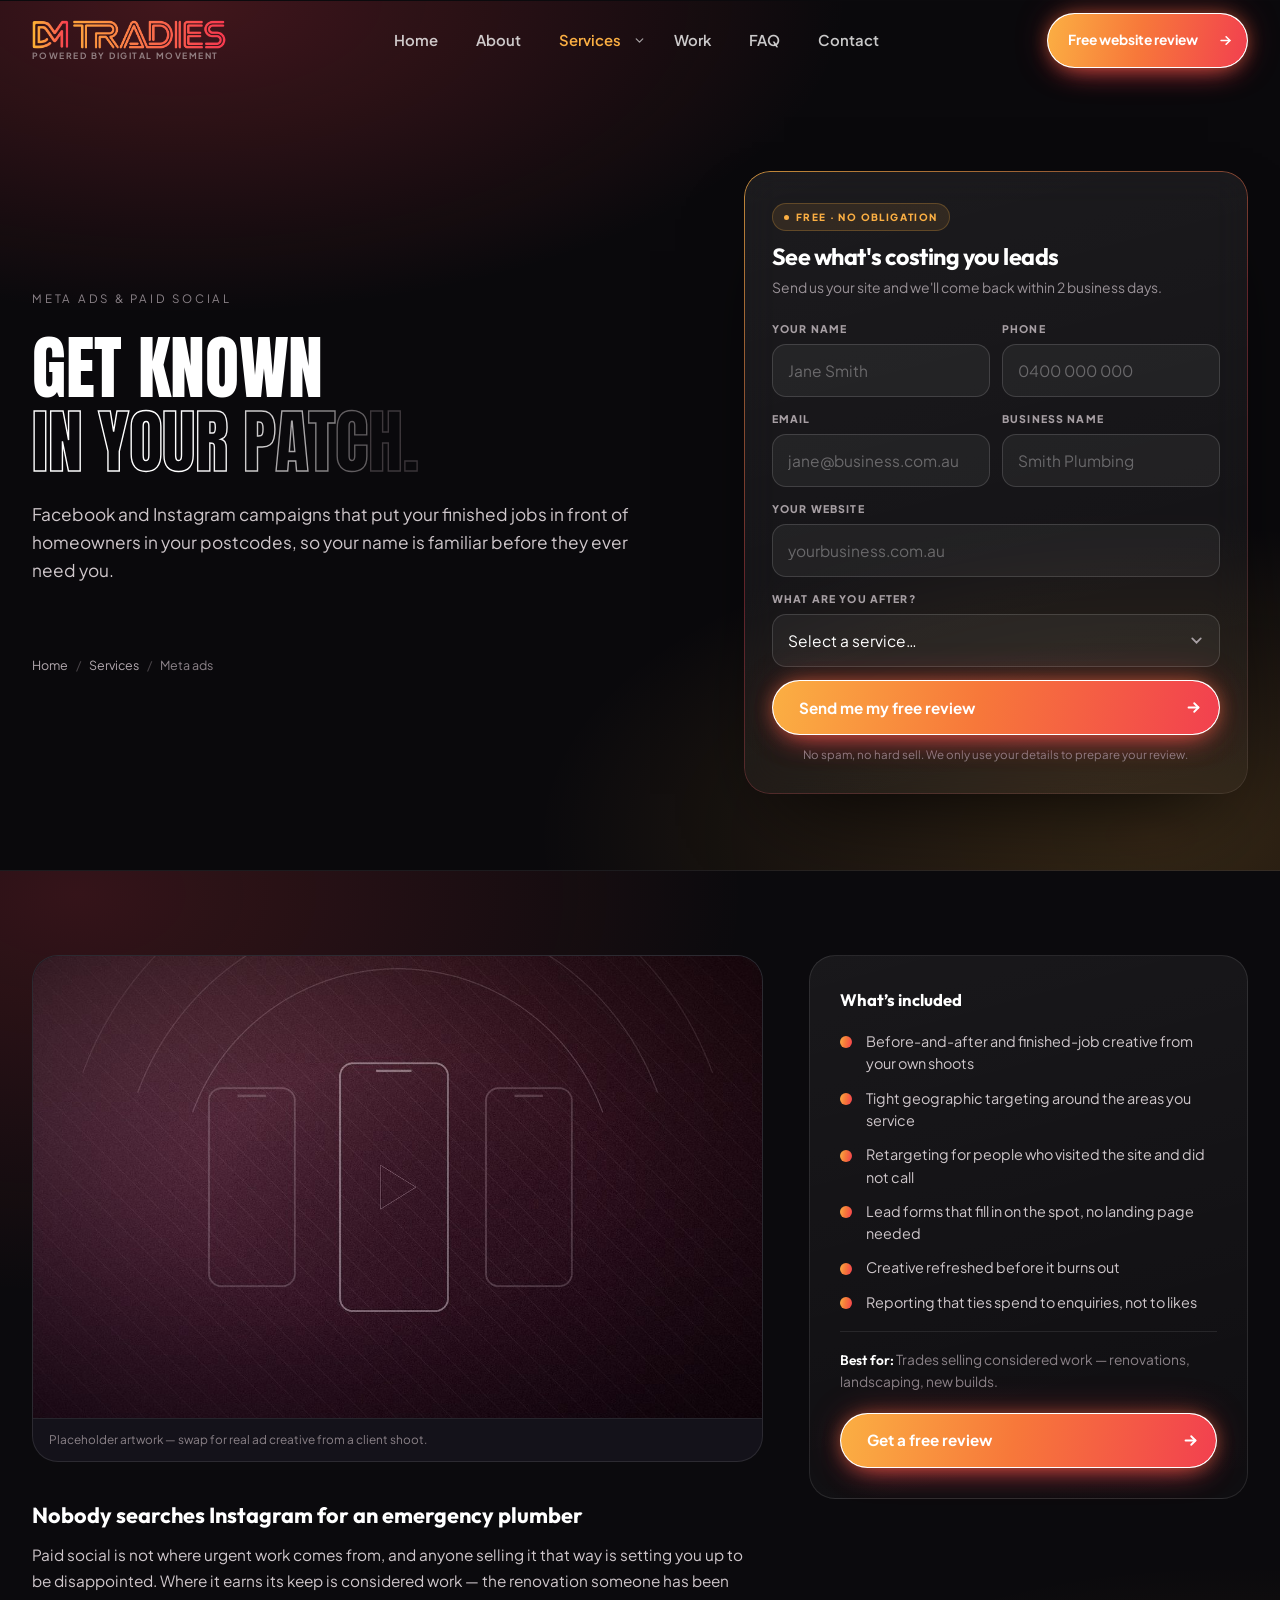
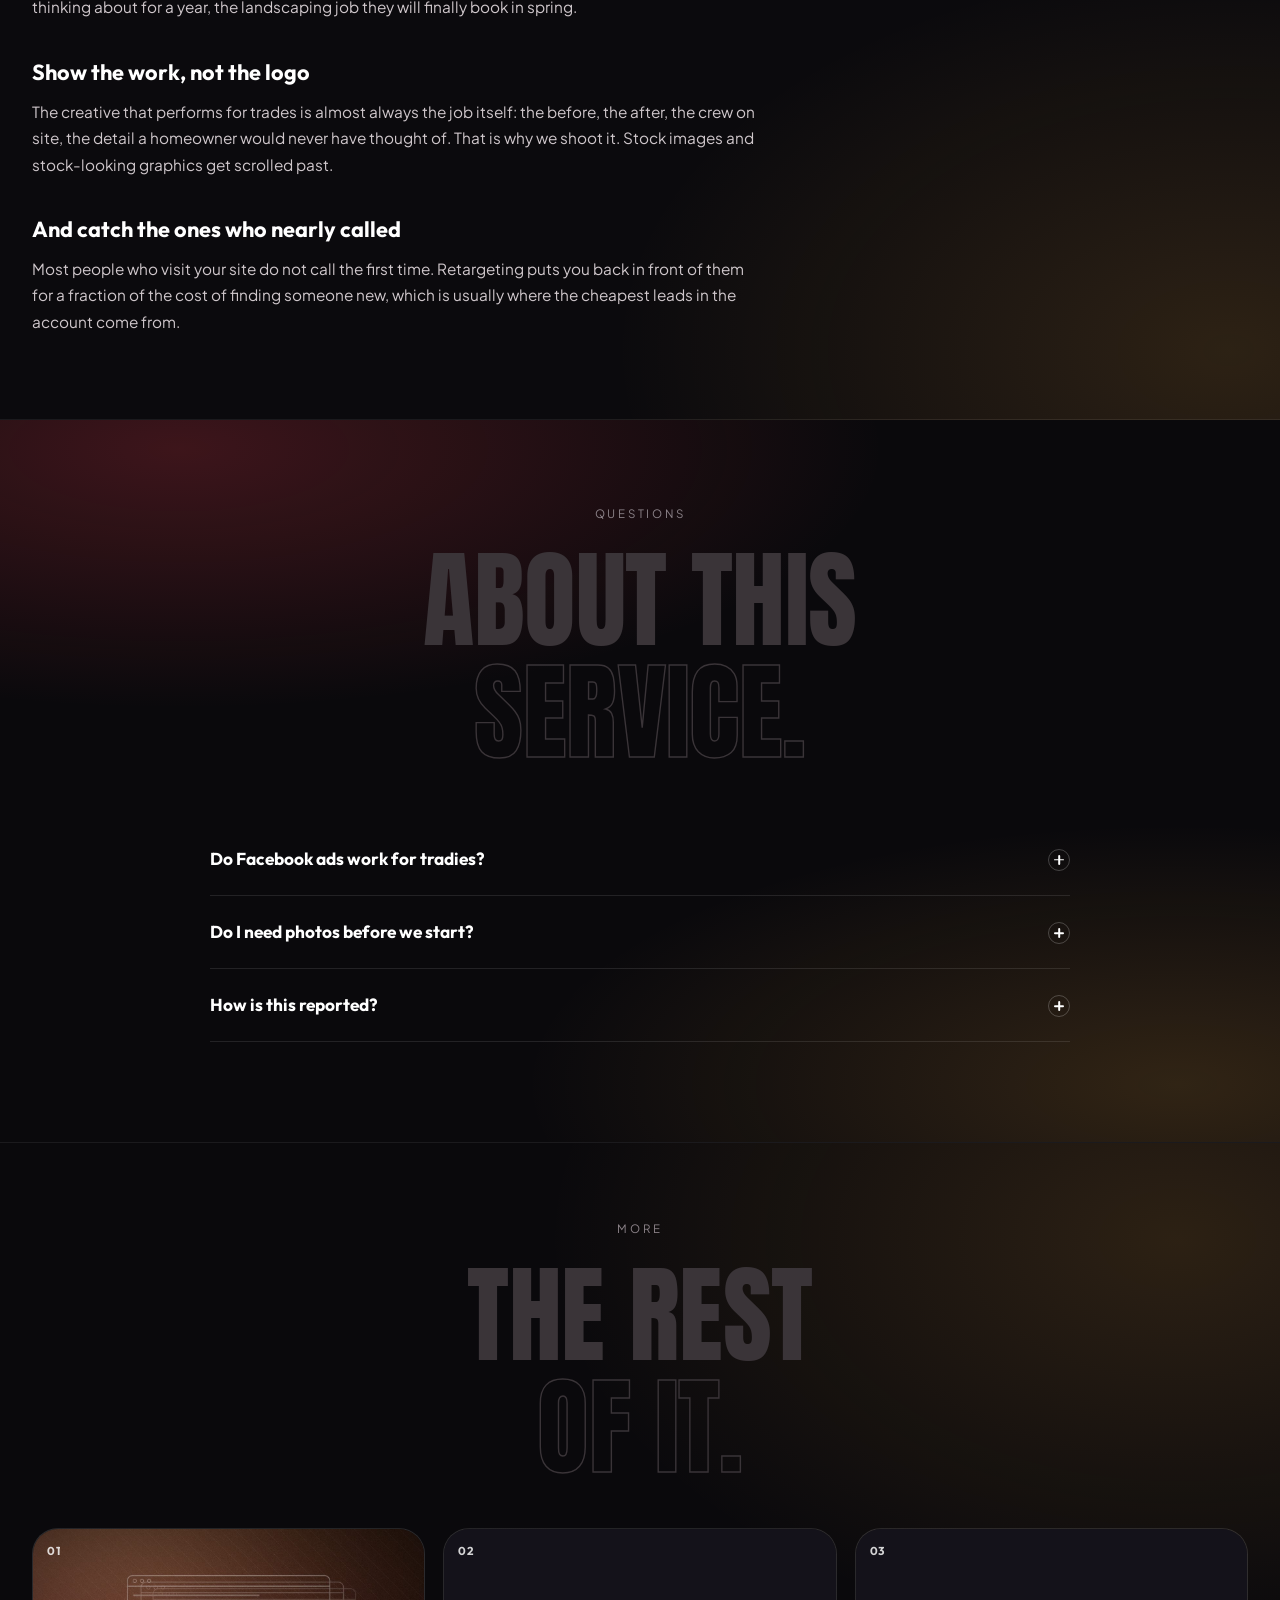
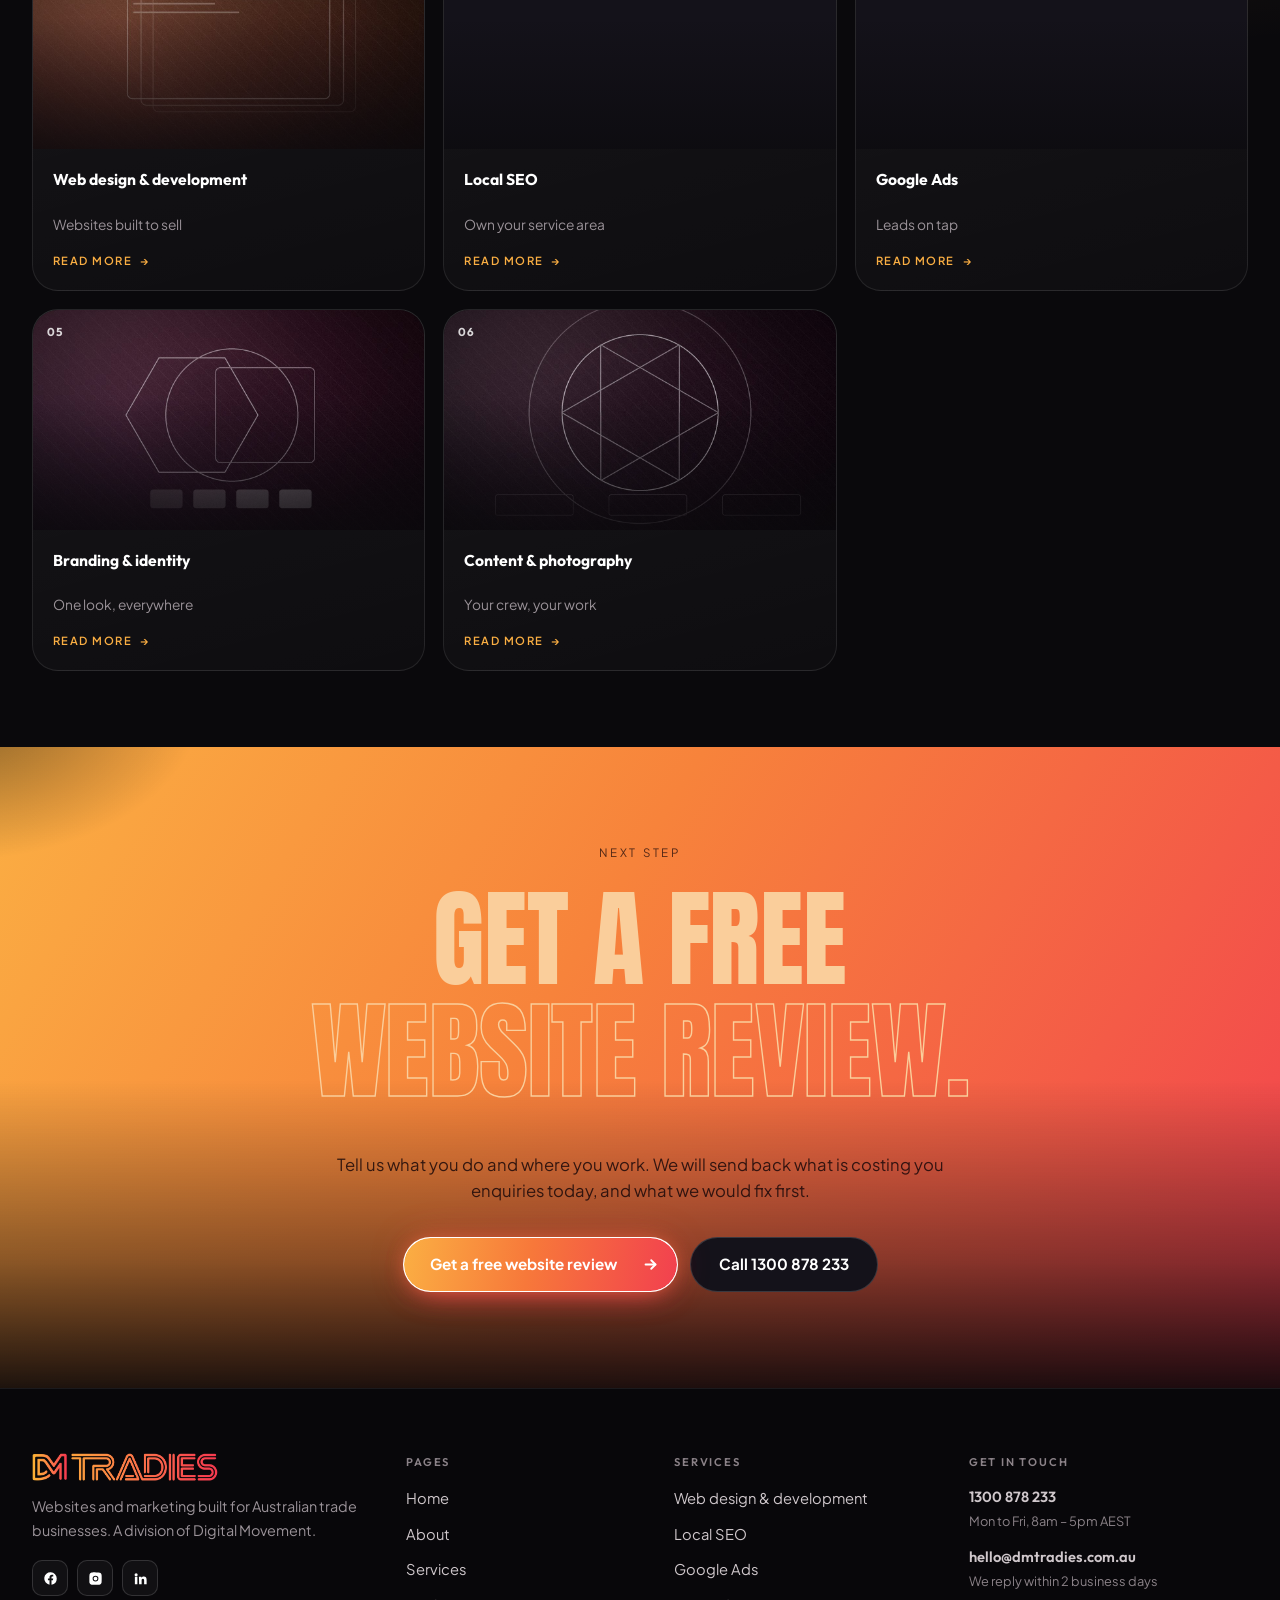
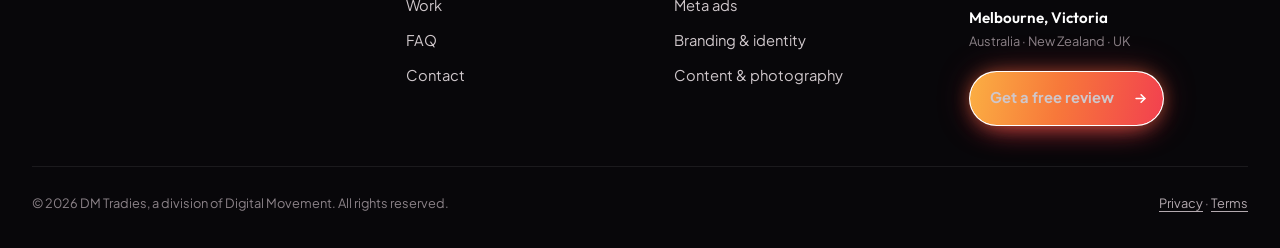
<file: services/meta-ads.html>
<!DOCTYPE html>
<html lang="en-AU">
<head>
<meta charset="utf-8">
<meta name="viewport" content="width=device-width, initial-scale=1, viewport-fit=cover">
<title>Facebook &amp; Instagram Ads for Tradies | DM Tradies</title>
<meta name="description" content="Meta ad campaigns for Australian trade businesses. Put your finished jobs in front of homeowners in the postcodes you service, so your name is familiar before they need you.">
<meta name="keywords" content="facebook ads for tradies, instagram ads builder, meta ads australia trades, social media marketing tradesmen">
<link rel="canonical" href="https://dmtradies.com.au/services/meta-ads.html">
<meta name="robots" content="index, follow, max-image-preview:large">
<meta name="theme-color" content="#0B0A0D">

<meta property="og:type" content="website">
<meta property="og:site_name" content="DM Tradies">
<meta property="og:locale" content="en_AU">
<meta property="og:title" content="Facebook &amp; Instagram Ads for Tradies | DM Tradies">
<meta property="og:description" content="Meta ad campaigns for Australian trade businesses. Put your finished jobs in front of homeowners in the postcodes you service, so your name is familiar before they need you.">
<meta property="og:url" content="https://dmtradies.com.au/services/meta-ads.html">
<meta name="twitter:card" content="summary_large_image">
<meta name="twitter:title" content="Facebook &amp; Instagram Ads for Tradies | DM Tradies">
<meta name="twitter:description" content="Meta ad campaigns for Australian trade businesses. Put your finished jobs in front of homeowners in the postcodes you service, so your name is familiar before they need you.">

<link rel="preconnect" href="https://fonts.googleapis.com">
<link rel="preconnect" href="https://fonts.gstatic.com" crossorigin>
<link href="https://fonts.googleapis.com/css2?family=Anton&family=Instrument+Serif:ital@1&family=Outfit:wght@300;400;500;600;700;800&family=Plus+Jakarta+Sans:wght@400;500;600;700&display=swap" rel="stylesheet">
<link rel="stylesheet" href="../assets/site.css">
<script src="../assets/site.js" defer></script>
<script type="application/ld+json">{"@context":"https://schema.org","@type":"Service","name":"Meta ads","description":"Meta ad campaigns for Australian trade businesses. Put your finished jobs in front of homeowners in the postcodes you service, so your name is familiar before they need you.","serviceType":"Social media advertising","url":"https://dmtradies.com.au/services/meta-ads.html","provider":{"@id":"https://dmtradies.com.au/#organization"},"areaServed":{"@type":"Country","name":"Australia"},"audience":{"@type":"Audience","audienceType":"Australian trade businesses"}}</script>
<script type="application/ld+json">{"@context":"https://schema.org","@type":"BreadcrumbList","itemListElement":[{"@type":"ListItem","position":1,"name":"Home","item":"https://dmtradies.com.au/"},{"@type":"ListItem","position":2,"name":"Services","item":"https://dmtradies.com.au/services.html"},{"@type":"ListItem","position":3,"name":"Meta ads","item":"https://dmtradies.com.au/services/meta-ads.html"}]}</script>
<script type="application/ld+json">{"@context":"https://schema.org","@type":"FAQPage","mainEntity":[{"@type":"Question","name":"Do Facebook ads work for tradies?","acceptedAnswer":{"@type":"Answer","text":"For considered work, yes. For someone whose hot water just failed, no — that person is on Google. We will tell you which side your work falls on before you spend."}},{"@type":"Question","name":"Do I need photos before we start?","acceptedAnswer":{"@type":"Answer","text":"You need something real. If you do not have it we shoot it, which is usually the single biggest lift in performance we see on a trade account."}},{"@type":"Question","name":"How is this reported?","acceptedAnswer":{"@type":"Answer","text":"Enquiries and cost per enquiry. Reach and engagement are in the report, but they are not what we manage to."}}]}</script>
</head>
<body>
<a class="skip-link" href="#main">Skip to content</a>
<!-- ================= HEADER ================= -->
<header class="site" id="siteHeader">
  <div class="wrap">
    <nav class="nav" aria-label="Main">
      <a class="brand" href="../index.html" aria-label="DM Tradies by Digital Movement — home">
        <span class="brand-logo logo-mark" role="img" aria-label="DM Tradies"></span>
        <span class="brand-by">Powered by Digital Movement</span>
      </a>

      <div class="nav-links" id="navLinks">
        <a href="../index.html">Home</a>
        <a href="../about.html">About</a>
        <div class="nav-item" data-sub>
          <a href="../services.html" class="active">Services</a>
          <button class="nav-caret" type="button" aria-expanded="false" aria-controls="svcMenu"
                  aria-label="Show services menu"><svg viewBox="0 0 24 24" fill="none" stroke="currentColor" stroke-width="2.4" stroke-linecap="round" stroke-linejoin="round" aria-hidden="true"><path d="m6 9 6 6 6-6"/></svg></button>
          <div class="nav-sub" id="svcMenu">
            <a href="../services/web-design.html">Web design &amp; development<i>01</i></a>
            <a href="../services/local-seo.html">Local SEO<i>02</i></a>
            <a href="../services/google-ads.html">Google Ads<i>03</i></a>
            <a href="../services/meta-ads.html" aria-current="page">Meta ads<i>04</i></a>
            <a href="../services/branding.html">Branding &amp; identity<i>05</i></a>
            <a href="../services/content-photography.html">Content &amp; photography<i>06</i></a>
            <a class="nav-sub-all" href="../services.html">All services<span aria-hidden="true">&rarr;</span></a>
          </div>
        </div>
        <a href="../work.html">Work</a>
        <a href="../faq.html">FAQ</a>
        <a href="../contact.html">Contact</a>
      </div>

      <div class="nav-right">
        <a class="btn btn--primary btn--sm nav-cta" href="../contact.html">
          Free website review
          <span class="btn-arrow" aria-hidden="true"><svg viewBox="0 0 24 24" fill="none" stroke="currentColor" stroke-width="2.6" stroke-linecap="round" stroke-linejoin="round"><path d="M5 12h14"/><path d="m13 6 6 6-6 6"/></svg></span>
        </a>
        <a class="call-mini" href="tel:1300878233" aria-label="Call DM Tradies on 1300 878 233">
          <svg viewBox="0 0 24 24" fill="none" stroke="currentColor" stroke-width="2.2" stroke-linecap="round" stroke-linejoin="round"><path d="M22 16.9v3a2 2 0 0 1-2.2 2 19.8 19.8 0 0 1-8.6-3.1 19.5 19.5 0 0 1-6-6A19.8 19.8 0 0 1 2.1 4.2 2 2 0 0 1 4.1 2h3a2 2 0 0 1 2 1.7c.1 1 .4 1.9.7 2.8a2 2 0 0 1-.5 2.1L8.1 9.9a16 16 0 0 0 6 6l1.3-1.2a2 2 0 0 1 2.1-.5c.9.3 1.8.6 2.8.7a2 2 0 0 1 1.7 2z"/></svg>
        </a>
        <button class="burger" id="burger" aria-label="Open menu" aria-expanded="false" aria-controls="drawer"><i></i><i></i><i></i></button>
      </div>
    </nav>
  </div>
</header>

<!-- ================= MOBILE DRAWER ================= -->
<div class="drawer" id="drawer">
  <div class="drawer-panel">
    <a class="dl" href="../index.html">Home <span>01</span></a>
    <a class="dl" href="../about.html">About <span>02</span></a>
    <div class="dl-row" data-drawer-sub>
      <a class="dl" href="../services.html">Services <span>03</span></a>
      <button class="dl-caret" type="button" aria-expanded="false" aria-controls="drawerSvc"
              aria-label="Show services"><svg viewBox="0 0 24 24" fill="none" stroke="currentColor" stroke-width="2.4" stroke-linecap="round" stroke-linejoin="round" aria-hidden="true"><path d="m6 9 6 6 6-6"/></svg></button>
    </div>
    <div class="drawer-sub" id="drawerSvc"><div>
        <a href="../services/web-design.html">Web design &amp; development</a>
        <a href="../services/local-seo.html">Local SEO</a>
        <a href="../services/google-ads.html">Google Ads</a>
        <a href="../services/meta-ads.html" aria-current="page">Meta ads</a>
        <a href="../services/branding.html">Branding &amp; identity</a>
        <a href="../services/content-photography.html">Content &amp; photography</a>
    </div></div>
    <a class="dl" href="../work.html">Work <span>04</span></a>
    <a class="dl" href="../faq.html">FAQ <span>05</span></a>
    <a class="dl" href="../contact.html">Contact <span>06</span></a>
    <div class="drawer-foot">
      <a class="btn btn--primary btn--block" href="../contact.html">
        Free website review
        <span class="btn-arrow" aria-hidden="true"><svg viewBox="0 0 24 24" fill="none" stroke="currentColor" stroke-width="2.6" stroke-linecap="round" stroke-linejoin="round"><path d="M5 12h14"/><path d="m13 6 6 6-6 6"/></svg></span>
      </a>
      <p class="fine">A division of Digital Movement</p>
    </div>
  </div>
</div>

<main id="main">

<section class="page-head">
  <div class="wrap">
    <div class="hero-inner">
      <div class="ph-copy">
        <div class="sec-head">
          <p class="sec-eyebrow rv">Meta ads &amp; paid social</p>
          <h1 class="lit"><span class="w">Get</span> <span class="w">known</span>
            <span class="outline"><span class="w">in</span> <span class="w">your</span> <span class="w">patch.</span></span></h1>
        <p class="sec-sub rv">Facebook and Instagram campaigns that put your finished jobs in front of homeowners in your postcodes, so your name is familiar before they ever need you.</p>
        </div>
      <p class="crumbs rv" aria-label="Breadcrumb"><a href="../index.html">Home</a><span>/</span><a href="../services.html">Services</a><span>/</span>Meta ads</p>
      </div>

      <div class="hero-form rv" id="hero-form">
        <div class="hf-head">
          <span class="hf-tag"><i></i>Free · No obligation</span>
          <h2>See what's costing you leads</h2>
          <p>Send us your site and we'll come back within 2 business days.</p>
        </div>

        <form class="quote-form" novalidate>
          <div class="form-body">
            <div class="grid-2">
              <div class="field">
                <label for="h-name">Your name</label>
                <input id="h-name" name="name" type="text" placeholder="Jane Smith" autocomplete="name" required>
                <span class="msg">Please enter your name</span>
              </div>
              <div class="field">
                <label for="h-phone">Phone</label>
                <input id="h-phone" name="phone" type="tel" placeholder="0400 000 000" autocomplete="tel" required>
                <span class="msg">Enter a valid phone number</span>
              </div>
            </div>
            <div class="grid-2">
              <div class="field">
                <label for="h-email">Email</label>
                <input id="h-email" name="email" type="email" placeholder="jane@business.com.au" autocomplete="email" required>
                <span class="msg">Enter a valid email</span>
              </div>
              <div class="field">
                <label for="h-business">Business name</label>
                <input id="h-business" name="business" type="text" placeholder="Smith Plumbing" autocomplete="organization">
              </div>
            </div>
            <div class="field">
              <label for="h-site">Your website</label>
              <input id="h-site" name="website" type="text" placeholder="yourbusiness.com.au" autocomplete="url">
            </div>
            <div class="field">
              <label for="h-service">What are you after?</label>
              <select id="h-service" name="service" required>
                <option value="">Select a service…</option>
                <option>A new website</option>
                <option>Website redesign</option>
                <option>SEO &amp; Google Maps</option>
                <option>Google Ads &amp; lead gen</option>
                <option>Branding &amp; logo</option>
                <option>Website care &amp; hosting</option>
                <option>Not sure yet</option>
              </select>
              <span class="msg">Please choose a service</span>
            </div>
            <button class="btn btn--primary btn--block" type="submit">
              Send me my free review
              <span class="btn-arrow" aria-hidden="true"><svg viewBox="0 0 24 24" fill="none" stroke="currentColor" stroke-width="2.6" stroke-linecap="round" stroke-linejoin="round"><path d="M5 12h14"/><path d="m13 6 6 6-6 6"/></svg></span>
            </button>
            <p class="form-fine">No spam, no hard sell. We only use your details to prepare your review.</p>
          </div>

          <div class="form-ok">
            <span class="ok-ic"><svg viewBox="0 0 24 24" fill="none" stroke="currentColor" stroke-width="2.6" stroke-linecap="round" stroke-linejoin="round"><path d="m5 13 4 4L19 7"/></svg></span>
            <h3>Thanks — review requested</h3>
            <p>We'll be back within 2 business days. Sooner? Call <a href="tel:1300878233">1300 878 233</a>.</p>
          </div>
        </form>
      </div>
    </div>
  </div>
</section>

<section class="svc-page">
  <div class="wrap">
    <div class="svc-body">
      <div class="svc-prose rv">
        <figure class="fig">
          <img src="../assets/img/service-meta-ads.jpg" alt="Phone frames with a play mark, illustrating social ad creative"
               width="1200" height="760" loading="lazy" decoding="async">
          <figcaption>Placeholder artwork &mdash; swap for real ad creative from a client shoot.</figcaption>
        </figure>
        <h2>Nobody searches Instagram for an emergency plumber</h2>
        <p>Paid social is not where urgent work comes from, and anyone selling it that way is setting you up to be disappointed. Where it earns its keep is considered work &mdash; the renovation someone has been thinking about for a year, the landscaping job they will finally book in spring.</p>
        <h2>Show the work, not the logo</h2>
        <p>The creative that performs for trades is almost always the job itself: the before, the after, the crew on site, the detail a homeowner would never have thought of. That is why we shoot it. Stock images and stock-looking graphics get scrolled past.</p>
        <h2>And catch the ones who nearly called</h2>
        <p>Most people who visit your site do not call the first time. Retargeting puts you back in front of them for a fraction of the cost of finding someone new, which is usually where the cheapest leads in the account come from.</p>
      </div>

      <aside class="svc-aside rv">
        <h2>What&rsquo;s included</h2>
        <ul class="svc-points">
          <li>Before-and-after and finished-job creative from your own shoots</li>
          <li>Tight geographic targeting around the areas you service</li>
          <li>Retargeting for people who visited the site and did not call</li>
          <li>Lead forms that fill in on the spot, no landing page needed</li>
          <li>Creative refreshed before it burns out</li>
          <li>Reporting that ties spend to enquiries, not to likes</li>
        </ul>
        <p class="svc-for"><b>Best for:</b> Trades selling considered work &mdash; renovations, landscaping, new builds.</p>
        <a class="btn btn--primary btn--block" href="../contact.html">Get a free review
          <span class="btn-arrow" aria-hidden="true"><svg viewBox="0 0 24 24" fill="none" stroke="currentColor" stroke-width="2.6" stroke-linecap="round" stroke-linejoin="round"><path d="M5 12h14"/><path d="m13 6 6 6-6 6"/></svg></span>
        </a>
      </aside>
    </div>
  </div>
</section>

<section class="faq">
  <div class="wrap">
    <div class="sec-head">
      <p class="sec-eyebrow rv">Questions</p>
      <h2 class="lit"><span class="w">About</span> <span class="w">this</span>
        <span class="outline"><span class="w">service.</span></span></h2>
    </div>
    <div class="faq-list rv">
      <details class="faq-item">
        <summary><span class="faq-q">Do Facebook ads work for tradies?</span><span class="faq-ic" aria-hidden="true"></span></summary>
        <p class="faq-a">For considered work, yes. For someone whose hot water just failed, no &mdash; that person is on Google. We will tell you which side your work falls on before you spend.</p>
      </details>
      <details class="faq-item">
        <summary><span class="faq-q">Do I need photos before we start?</span><span class="faq-ic" aria-hidden="true"></span></summary>
        <p class="faq-a">You need something real. If you do not have it we shoot it, which is usually the single biggest lift in performance we see on a trade account.</p>
      </details>
      <details class="faq-item">
        <summary><span class="faq-q">How is this reported?</span><span class="faq-ic" aria-hidden="true"></span></summary>
        <p class="faq-a">Enquiries and cost per enquiry. Reach and engagement are in the report, but they are not what we manage to.</p>
      </details>
    </div>
  </div>
</section>

<section class="svc-more">
  <div class="wrap">
    <div class="sec-head">
      <p class="sec-eyebrow rv">More</p>
      <h2 class="lit"><span class="w">The</span> <span class="w">rest</span>
        <span class="outline"><span class="w">of</span> <span class="w">it.</span></span></h2>
    </div>
    <div class="svc-more-grid rv">
      <a class="svc-more-card" href="web-design.html">
        <span class="smc-img">
          <span class="smc-no">01</span>
          <img src="../assets/img/service-web-design.jpg" alt="" width="1200" height="760"
               loading="lazy" decoding="async">
        </span>
        <span class="smc-body">
          <span class="smc-name">Web design &amp; development</span>
          <span class="smc-lede">Websites built to sell</span>
          <span class="smc-go">Read more <i aria-hidden="true">&rarr;</i></span>
        </span>
      </a>
      <a class="svc-more-card" href="local-seo.html">
        <span class="smc-img">
          <span class="smc-no">02</span>
          <img src="../assets/img/service-local-seo.jpg" alt="" width="1200" height="760"
               loading="lazy" decoding="async">
        </span>
        <span class="smc-body">
          <span class="smc-name">Local SEO</span>
          <span class="smc-lede">Own your service area</span>
          <span class="smc-go">Read more <i aria-hidden="true">&rarr;</i></span>
        </span>
      </a>
      <a class="svc-more-card" href="google-ads.html">
        <span class="smc-img">
          <span class="smc-no">03</span>
          <img src="../assets/img/service-google-ads.jpg" alt="" width="1200" height="760"
               loading="lazy" decoding="async">
        </span>
        <span class="smc-body">
          <span class="smc-name">Google Ads</span>
          <span class="smc-lede">Leads on tap</span>
          <span class="smc-go">Read more <i aria-hidden="true">&rarr;</i></span>
        </span>
      </a>
      <a class="svc-more-card" href="branding.html">
        <span class="smc-img">
          <span class="smc-no">05</span>
          <img src="../assets/img/service-branding.jpg" alt="" width="1200" height="760"
               loading="lazy" decoding="async">
        </span>
        <span class="smc-body">
          <span class="smc-name">Branding &amp; identity</span>
          <span class="smc-lede">One look, everywhere</span>
          <span class="smc-go">Read more <i aria-hidden="true">&rarr;</i></span>
        </span>
      </a>
      <a class="svc-more-card" href="content-photography.html">
        <span class="smc-img">
          <span class="smc-no">06</span>
          <img src="../assets/img/service-content-photography.jpg" alt="" width="1200" height="760"
               loading="lazy" decoding="async">
        </span>
        <span class="smc-body">
          <span class="smc-name">Content &amp; photography</span>
          <span class="smc-lede">Your crew, your work</span>
          <span class="smc-go">Read more <i aria-hidden="true">&rarr;</i></span>
        </span>
      </a>
    </div>
  </div>
</section>

<!-- ================= CLOSING CTA ================= -->
<section class="cta-band">
  <div class="wrap">
    <div class="cta-inner">
      <div class="sec-head">
        <p class="sec-eyebrow rv">Next step</p>
        <h2 class="lit"><span class="w">Get</span> <span class="w">a</span> <span class="w">free</span>
          <span class="outline"><span class="w">website</span> <span class="w">review.</span></span></h2>
      </div>
      <p class="cta-copy rv">Tell us what you do and where you work. We will send back what is costing you enquiries today, and what we would fix first.</p>
      <div class="cta-actions rv">
        <a class="btn btn--primary" href="../contact.html">Get a free website review <span class="btn-arrow" aria-hidden="true"><svg viewBox="0 0 24 24" fill="none" stroke="currentColor" stroke-width="2.6" stroke-linecap="round" stroke-linejoin="round"><path d="M5 12h14"/><path d="m13 6 6 6-6 6"/></svg></span></a>
        <a class="btn btn--ink" href="tel:1300878233">Call 1300 878 233</a>
      </div>
    </div>
  </div>
</section>

</main>

<!-- ================= FOOTER ================= -->
<footer class="site-foot">
  <div class="wrap">
    <div class="foot-top">
      <div>
        <a class="foot-logo logo-mark" href="../index.html" role="img" aria-label="DM Tradies by Digital Movement"></a>
        <p class="foot-blurb">Websites and marketing built for Australian trade businesses.
          A division of Digital Movement.</p>
        <div class="foot-social">
          <a href="https://www.facebook.com/digitalmovement.com.au" target="_blank" rel="noopener noreferrer" aria-label="Digital Movement on Facebook"><svg viewBox="0 0 24 24" aria-hidden="true"><path d="M22 12a10 10 0 1 0-11.6 9.9v-7H7.9V12h2.5V9.8c0-2.5 1.5-3.9 3.8-3.9 1.1 0 2.2.2 2.2.2v2.5h-1.2c-1.2 0-1.6.8-1.6 1.6V12h2.7l-.4 2.9h-2.3v7A10 10 0 0 0 22 12z"/></svg></a>
          <a href="https://www.instagram.com/digitalmovement.com.au/" target="_blank" rel="noopener noreferrer" aria-label="Digital Movement on Instagram"><svg viewBox="0 0 24 24" aria-hidden="true"><path d="M12 2.2c3.2 0 3.6 0 4.9.1 1.2.1 1.8.3 2.2.4.6.2 1 .5 1.4.9.4.4.7.8.9 1.4.2.4.4 1 .4 2.2.1 1.3.1 1.7.1 4.9s0 3.6-.1 4.9c-.1 1.2-.3 1.8-.4 2.2-.2.6-.5 1-.9 1.4-.4.4-.8.7-1.4.9-.4.2-1 .4-2.2.4-1.3.1-1.7.1-4.9.1s-3.6 0-4.9-.1c-1.2-.1-1.8-.3-2.2-.4-.6-.2-1-.5-1.4-.9-.4-.4-.7-.8-.9-1.4-.2-.4-.4-1-.4-2.2C2.2 15.6 2.2 15.2 2.2 12s0-3.6.1-4.9c.1-1.2.3-1.8.4-2.2.2-.6.5-1 .9-1.4.4-.4.8-.7 1.4-.9.4-.2 1-.4 2.2-.4 1.3-.1 1.7-.1 4.8-.1zm0 5.2a4.6 4.6 0 1 0 0 9.2 4.6 4.6 0 0 0 0-9.2zm0 7.6a3 3 0 1 1 0-6 3 3 0 0 1 0 6zm5.9-7.8a1.1 1.1 0 1 1-2.2 0 1.1 1.1 0 0 1 2.2 0z"/></svg></a>
          <a href="https://www.linkedin.com/company/31273811" target="_blank" rel="noopener noreferrer" aria-label="Digital Movement on LinkedIn"><svg viewBox="0 0 24 24" aria-hidden="true"><path d="M4.98 3.5a2.5 2.5 0 1 1 0 5 2.5 2.5 0 0 1 0-5zM3 9h4v12H3zM9.5 9h3.8v1.7h.1c.5-1 1.8-2 3.7-2 4 0 4.7 2.5 4.7 5.9V21h-4v-5.6c0-1.3 0-3-1.9-3s-2.1 1.4-2.1 2.9V21h-4z"/></svg></a>
        </div>
      </div>

      <div class="foot-col">
        <h3>Pages</h3>
        <ul>
          <li><a href="../index.html">Home</a></li>
          <li><a href="../about.html">About</a></li>
          <li><a href="../services.html">Services</a></li>
          <li><a href="../work.html">Work</a></li>
          <li><a href="../faq.html">FAQ</a></li>
          <li><a href="../contact.html">Contact</a></li>
        </ul>
      </div>

      <div class="foot-col">
        <h3>Services</h3>
        <ul>
          <li><a href="../services/web-design.html">Web design &amp; development</a></li>
          <li><a href="../services/local-seo.html">Local SEO</a></li>
          <li><a href="../services/google-ads.html">Google Ads</a></li>
          <li><a href="../services/meta-ads.html">Meta ads</a></li>
          <li><a href="../services/branding.html">Branding &amp; identity</a></li>
          <li><a href="../services/content-photography.html">Content &amp; photography</a></li>
        </ul>
      </div>

      <div class="foot-col foot-contact">
        <h3>Get in touch</h3>
        <ul>
          <li><a class="fc-strong" href="tel:1300878233">1300 878 233</a>
            <span class="fc-sub">Mon to Fri, 8am &ndash; 5pm AEST</span></li>
          <li><a class="fc-strong" href="mailto:hello@dmtradies.com.au">hello@dmtradies.com.au</a>
            <span class="fc-sub">We reply within 2 business days</span></li>
          <li><span class="fc-strong">Melbourne, Victoria</span>
            <span class="fc-sub">Australia &middot; New Zealand &middot; UK</span></li>
        </ul>
        <a class="btn btn--primary btn--sm foot-cta" href="../contact.html">
          Get a free review
          <span class="btn-arrow" aria-hidden="true"><svg viewBox="0 0 24 24" fill="none" stroke="currentColor" stroke-width="2.6" stroke-linecap="round" stroke-linejoin="round"><path d="M5 12h14"/><path d="m13 6 6 6-6 6"/></svg></span>
        </a>
      </div>
    </div>

    <div class="foot-bottom">
      <p class="foot-fine">&copy; <span id="yr">2026</span> DM Tradies, a division of Digital Movement. All rights reserved.</p>
      <p class="foot-fine"><a href="#">Privacy</a> &middot; <a href="#">Terms</a></p>
    </div>
  </div>
</footer>

</body>
</html>
</file>
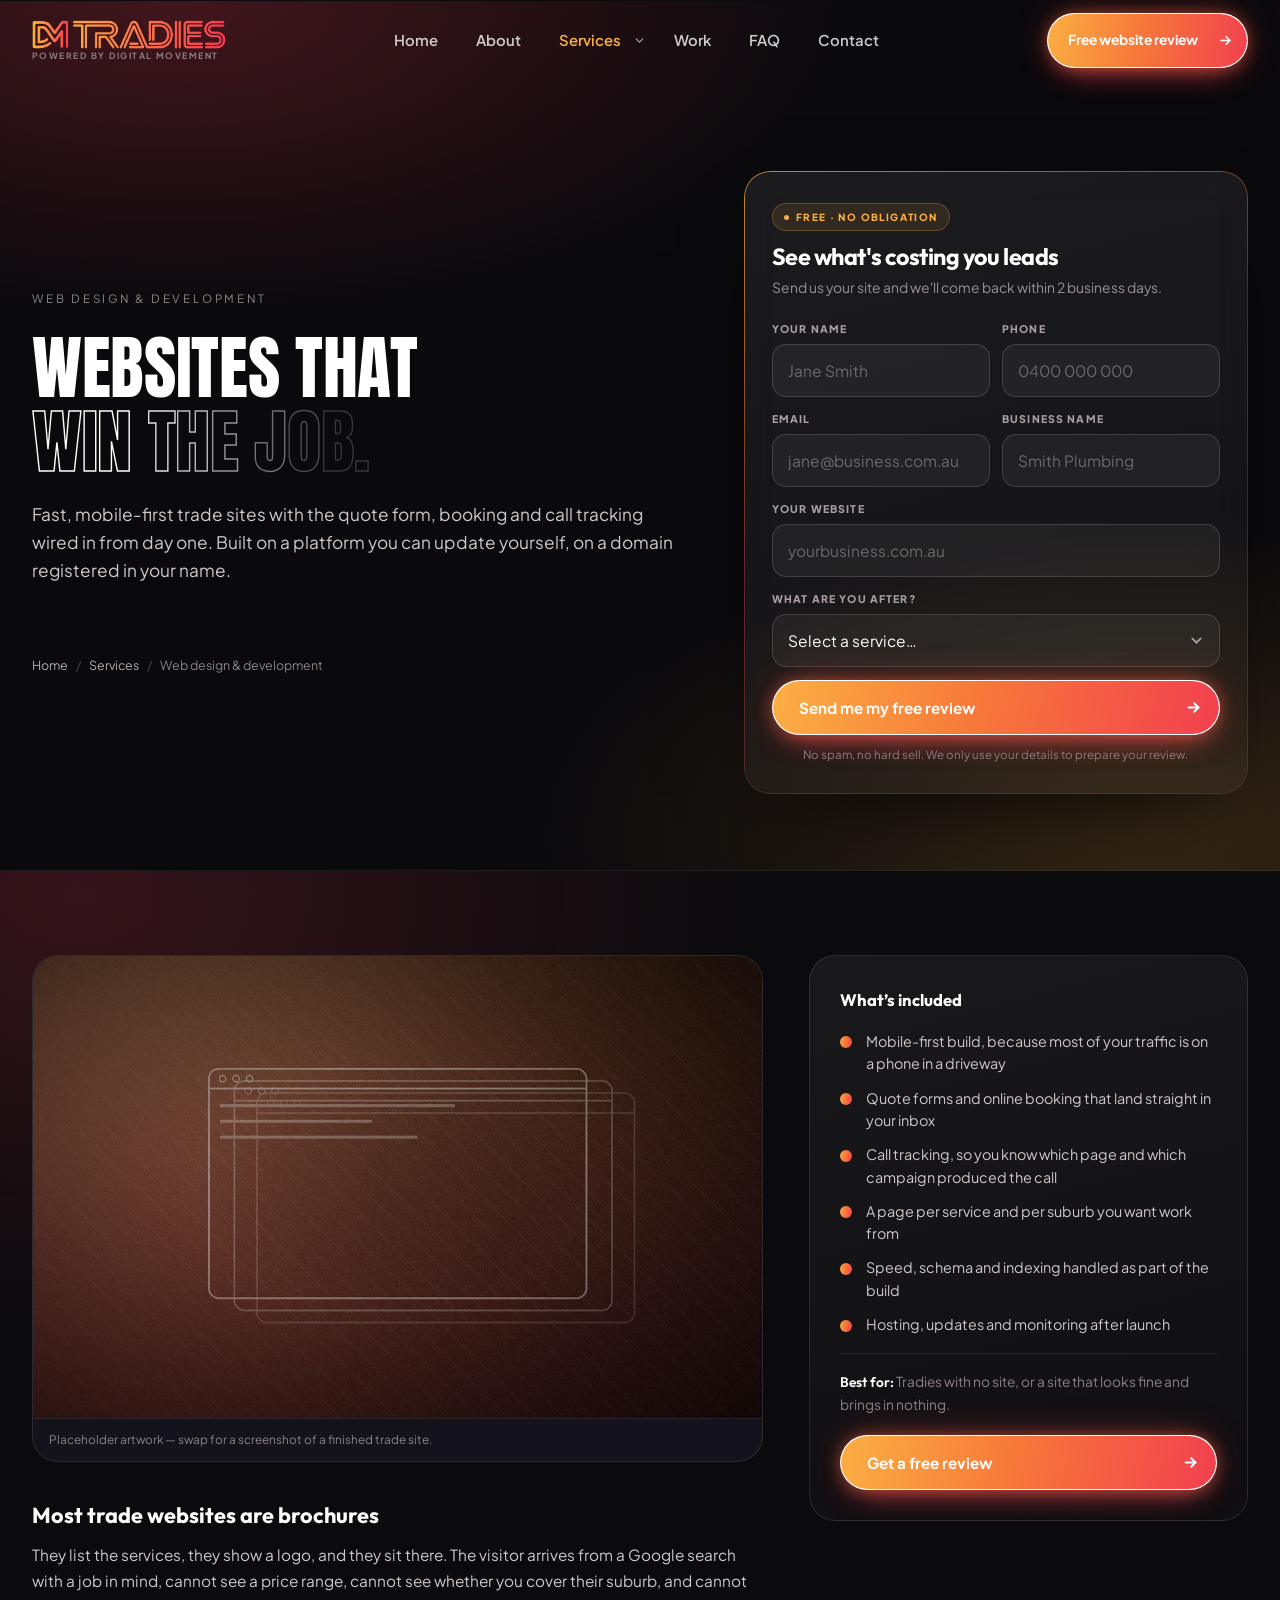
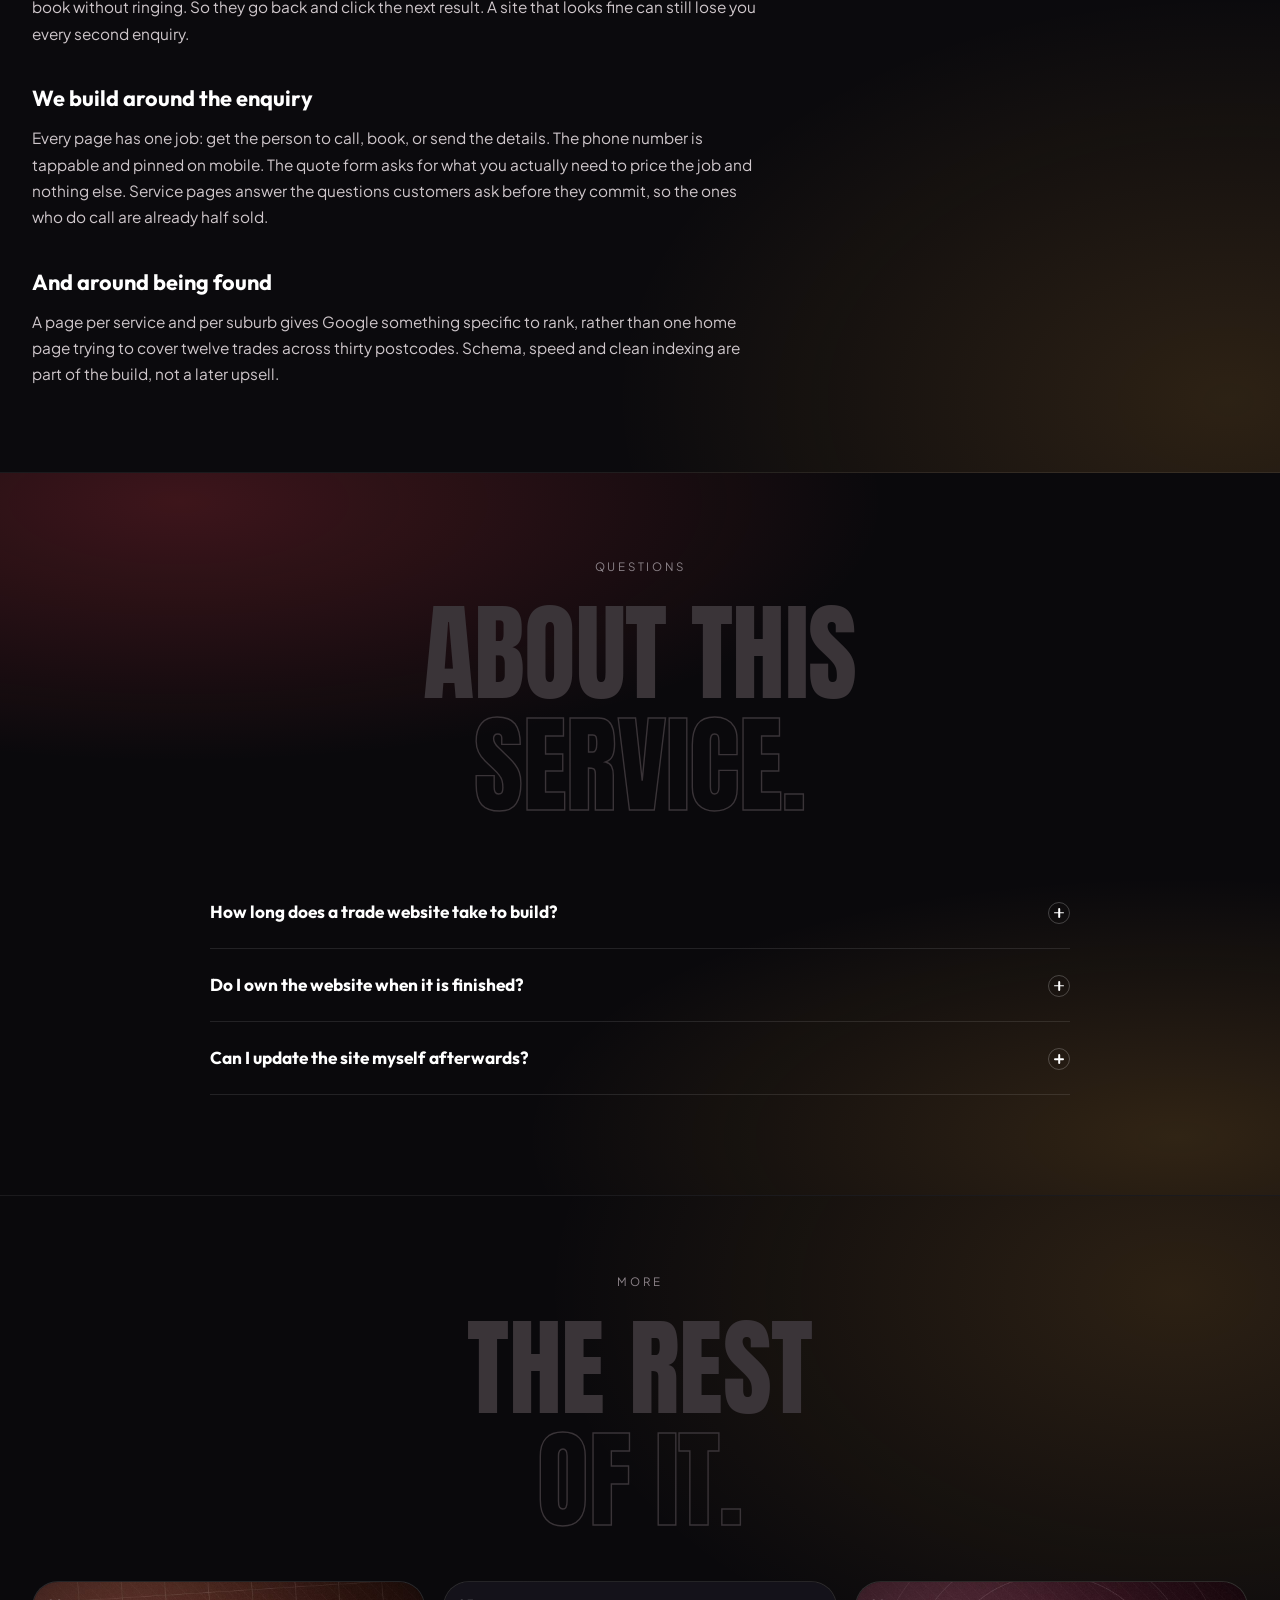
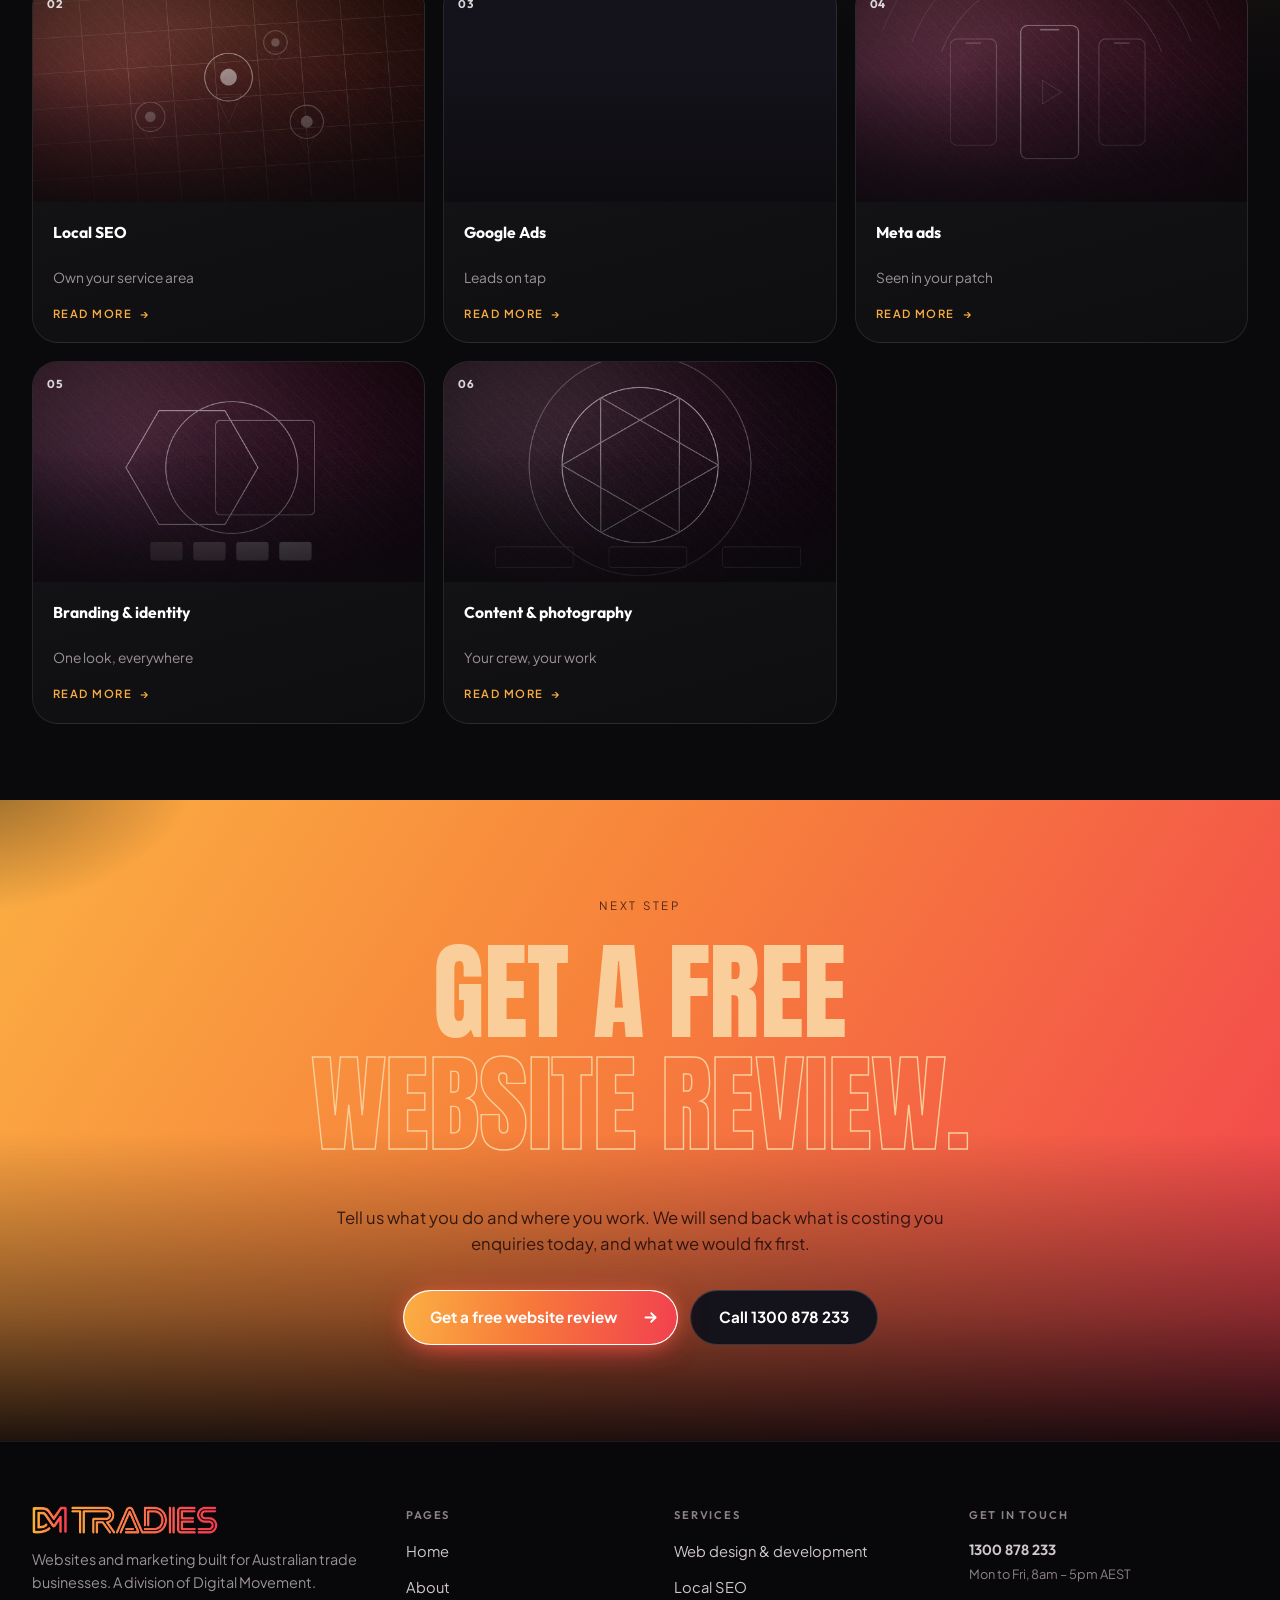
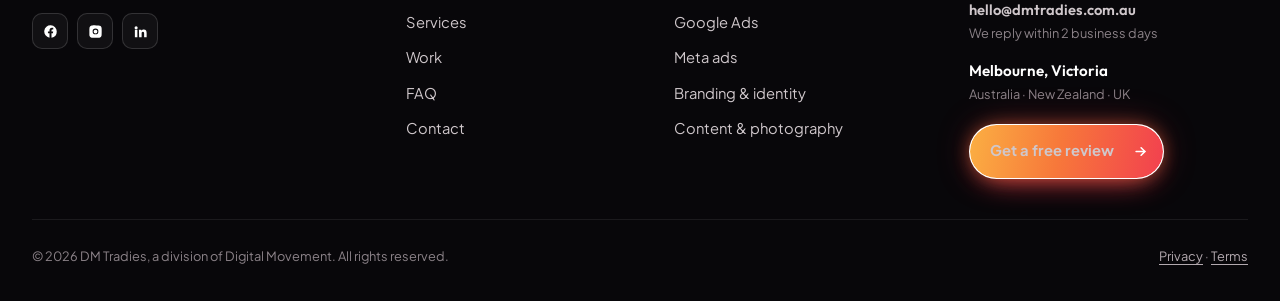
<file: services/web-design.html>
<!DOCTYPE html>
<html lang="en-AU">
<head>
<meta charset="utf-8">
<meta name="viewport" content="width=device-width, initial-scale=1, viewport-fit=cover">
<title>Tradie Website Design &amp; Development Australia | DM Tradies</title>
<meta name="description" content="Mobile-first websites for Australian tradies, built to turn visitors into booked jobs. Quote forms, online booking and call tracking from day one. You own the lot.">
<meta name="keywords" content="tradie website design, plumber website, builder website design, electrician website, trade website development australia">
<link rel="canonical" href="https://dmtradies.com.au/services/web-design.html">
<meta name="robots" content="index, follow, max-image-preview:large">
<meta name="theme-color" content="#0B0A0D">

<meta property="og:type" content="website">
<meta property="og:site_name" content="DM Tradies">
<meta property="og:locale" content="en_AU">
<meta property="og:title" content="Tradie Website Design &amp; Development Australia | DM Tradies">
<meta property="og:description" content="Mobile-first websites for Australian tradies, built to turn visitors into booked jobs. Quote forms, online booking and call tracking from day one. You own the lot.">
<meta property="og:url" content="https://dmtradies.com.au/services/web-design.html">
<meta name="twitter:card" content="summary_large_image">
<meta name="twitter:title" content="Tradie Website Design &amp; Development Australia | DM Tradies">
<meta name="twitter:description" content="Mobile-first websites for Australian tradies, built to turn visitors into booked jobs. Quote forms, online booking and call tracking from day one. You own the lot.">

<link rel="preconnect" href="https://fonts.googleapis.com">
<link rel="preconnect" href="https://fonts.gstatic.com" crossorigin>
<link href="https://fonts.googleapis.com/css2?family=Anton&family=Instrument+Serif:ital@1&family=Outfit:wght@300;400;500;600;700;800&family=Plus+Jakarta+Sans:wght@400;500;600;700&display=swap" rel="stylesheet">
<link rel="stylesheet" href="../assets/site.css">
<script src="../assets/site.js" defer></script>
<script type="application/ld+json">{"@context":"https://schema.org","@type":"Service","name":"Web design & development","description":"Mobile-first websites for Australian tradies, built to turn visitors into booked jobs. Quote forms, online booking and call tracking from day one. You own the lot.","serviceType":"Web design and development","url":"https://dmtradies.com.au/services/web-design.html","provider":{"@id":"https://dmtradies.com.au/#organization"},"areaServed":{"@type":"Country","name":"Australia"},"audience":{"@type":"Audience","audienceType":"Australian trade businesses"}}</script>
<script type="application/ld+json">{"@context":"https://schema.org","@type":"BreadcrumbList","itemListElement":[{"@type":"ListItem","position":1,"name":"Home","item":"https://dmtradies.com.au/"},{"@type":"ListItem","position":2,"name":"Services","item":"https://dmtradies.com.au/services.html"},{"@type":"ListItem","position":3,"name":"Web design & development","item":"https://dmtradies.com.au/services/web-design.html"}]}</script>
<script type="application/ld+json">{"@context":"https://schema.org","@type":"FAQPage","mainEntity":[{"@type":"Question","name":"How long does a trade website take to build?","acceptedAnswer":{"@type":"Answer","text":"Four to six weeks for most trade sites, from kick-off to going live. The slow part is almost always content and photos rather than build time."}},{"@type":"Question","name":"Do I own the website when it is finished?","acceptedAnswer":{"@type":"Answer","text":"Yes. The domain, the site and every account are registered in your name and stay that way. There is no lock-in contract."}},{"@type":"Question","name":"Can I update the site myself afterwards?","acceptedAnswer":{"@type":"Answer","text":"Yes. You get a simple editor for prices, services, staff and gallery images, plus a walkthrough on handover. Anything structural, we handle."}}]}</script>
</head>
<body>
<a class="skip-link" href="#main">Skip to content</a>
<!-- ================= HEADER ================= -->
<header class="site" id="siteHeader">
  <div class="wrap">
    <nav class="nav" aria-label="Main">
      <a class="brand" href="../index.html" aria-label="DM Tradies by Digital Movement — home">
        <span class="brand-logo logo-mark" role="img" aria-label="DM Tradies"></span>
        <span class="brand-by">Powered by Digital Movement</span>
      </a>

      <div class="nav-links" id="navLinks">
        <a href="../index.html">Home</a>
        <a href="../about.html">About</a>
        <div class="nav-item" data-sub>
          <a href="../services.html" class="active">Services</a>
          <button class="nav-caret" type="button" aria-expanded="false" aria-controls="svcMenu"
                  aria-label="Show services menu"><svg viewBox="0 0 24 24" fill="none" stroke="currentColor" stroke-width="2.4" stroke-linecap="round" stroke-linejoin="round" aria-hidden="true"><path d="m6 9 6 6 6-6"/></svg></button>
          <div class="nav-sub" id="svcMenu">
            <a href="../services/web-design.html" aria-current="page">Web design &amp; development<i>01</i></a>
            <a href="../services/local-seo.html">Local SEO<i>02</i></a>
            <a href="../services/google-ads.html">Google Ads<i>03</i></a>
            <a href="../services/meta-ads.html">Meta ads<i>04</i></a>
            <a href="../services/branding.html">Branding &amp; identity<i>05</i></a>
            <a href="../services/content-photography.html">Content &amp; photography<i>06</i></a>
            <a class="nav-sub-all" href="../services.html">All services<span aria-hidden="true">&rarr;</span></a>
          </div>
        </div>
        <a href="../work.html">Work</a>
        <a href="../faq.html">FAQ</a>
        <a href="../contact.html">Contact</a>
      </div>

      <div class="nav-right">
        <a class="btn btn--primary btn--sm nav-cta" href="../contact.html">
          Free website review
          <span class="btn-arrow" aria-hidden="true"><svg viewBox="0 0 24 24" fill="none" stroke="currentColor" stroke-width="2.6" stroke-linecap="round" stroke-linejoin="round"><path d="M5 12h14"/><path d="m13 6 6 6-6 6"/></svg></span>
        </a>
        <a class="call-mini" href="tel:1300878233" aria-label="Call DM Tradies on 1300 878 233">
          <svg viewBox="0 0 24 24" fill="none" stroke="currentColor" stroke-width="2.2" stroke-linecap="round" stroke-linejoin="round"><path d="M22 16.9v3a2 2 0 0 1-2.2 2 19.8 19.8 0 0 1-8.6-3.1 19.5 19.5 0 0 1-6-6A19.8 19.8 0 0 1 2.1 4.2 2 2 0 0 1 4.1 2h3a2 2 0 0 1 2 1.7c.1 1 .4 1.9.7 2.8a2 2 0 0 1-.5 2.1L8.1 9.9a16 16 0 0 0 6 6l1.3-1.2a2 2 0 0 1 2.1-.5c.9.3 1.8.6 2.8.7a2 2 0 0 1 1.7 2z"/></svg>
        </a>
        <button class="burger" id="burger" aria-label="Open menu" aria-expanded="false" aria-controls="drawer"><i></i><i></i><i></i></button>
      </div>
    </nav>
  </div>
</header>

<!-- ================= MOBILE DRAWER ================= -->
<div class="drawer" id="drawer">
  <div class="drawer-panel">
    <a class="dl" href="../index.html">Home <span>01</span></a>
    <a class="dl" href="../about.html">About <span>02</span></a>
    <div class="dl-row" data-drawer-sub>
      <a class="dl" href="../services.html">Services <span>03</span></a>
      <button class="dl-caret" type="button" aria-expanded="false" aria-controls="drawerSvc"
              aria-label="Show services"><svg viewBox="0 0 24 24" fill="none" stroke="currentColor" stroke-width="2.4" stroke-linecap="round" stroke-linejoin="round" aria-hidden="true"><path d="m6 9 6 6 6-6"/></svg></button>
    </div>
    <div class="drawer-sub" id="drawerSvc"><div>
        <a href="../services/web-design.html" aria-current="page">Web design &amp; development</a>
        <a href="../services/local-seo.html">Local SEO</a>
        <a href="../services/google-ads.html">Google Ads</a>
        <a href="../services/meta-ads.html">Meta ads</a>
        <a href="../services/branding.html">Branding &amp; identity</a>
        <a href="../services/content-photography.html">Content &amp; photography</a>
    </div></div>
    <a class="dl" href="../work.html">Work <span>04</span></a>
    <a class="dl" href="../faq.html">FAQ <span>05</span></a>
    <a class="dl" href="../contact.html">Contact <span>06</span></a>
    <div class="drawer-foot">
      <a class="btn btn--primary btn--block" href="../contact.html">
        Free website review
        <span class="btn-arrow" aria-hidden="true"><svg viewBox="0 0 24 24" fill="none" stroke="currentColor" stroke-width="2.6" stroke-linecap="round" stroke-linejoin="round"><path d="M5 12h14"/><path d="m13 6 6 6-6 6"/></svg></span>
      </a>
      <p class="fine">A division of Digital Movement</p>
    </div>
  </div>
</div>

<main id="main">

<section class="page-head">
  <div class="wrap">
    <div class="hero-inner">
      <div class="ph-copy">
        <div class="sec-head">
          <p class="sec-eyebrow rv">Web design &amp; development</p>
          <h1 class="lit"><span class="w">Websites</span> <span class="w">that</span>
            <span class="outline"><span class="w">win</span> <span class="w">the</span> <span class="w">job.</span></span></h1>
        <p class="sec-sub rv">Fast, mobile-first trade sites with the quote form, booking and call tracking wired in from day one. Built on a platform you can update yourself, on a domain registered in your name.</p>
        </div>
      <p class="crumbs rv" aria-label="Breadcrumb"><a href="../index.html">Home</a><span>/</span><a href="../services.html">Services</a><span>/</span>Web design & development</p>
      </div>

      <div class="hero-form rv" id="hero-form">
        <div class="hf-head">
          <span class="hf-tag"><i></i>Free · No obligation</span>
          <h2>See what's costing you leads</h2>
          <p>Send us your site and we'll come back within 2 business days.</p>
        </div>

        <form class="quote-form" novalidate>
          <div class="form-body">
            <div class="grid-2">
              <div class="field">
                <label for="h-name">Your name</label>
                <input id="h-name" name="name" type="text" placeholder="Jane Smith" autocomplete="name" required>
                <span class="msg">Please enter your name</span>
              </div>
              <div class="field">
                <label for="h-phone">Phone</label>
                <input id="h-phone" name="phone" type="tel" placeholder="0400 000 000" autocomplete="tel" required>
                <span class="msg">Enter a valid phone number</span>
              </div>
            </div>
            <div class="grid-2">
              <div class="field">
                <label for="h-email">Email</label>
                <input id="h-email" name="email" type="email" placeholder="jane@business.com.au" autocomplete="email" required>
                <span class="msg">Enter a valid email</span>
              </div>
              <div class="field">
                <label for="h-business">Business name</label>
                <input id="h-business" name="business" type="text" placeholder="Smith Plumbing" autocomplete="organization">
              </div>
            </div>
            <div class="field">
              <label for="h-site">Your website</label>
              <input id="h-site" name="website" type="text" placeholder="yourbusiness.com.au" autocomplete="url">
            </div>
            <div class="field">
              <label for="h-service">What are you after?</label>
              <select id="h-service" name="service" required>
                <option value="">Select a service…</option>
                <option>A new website</option>
                <option>Website redesign</option>
                <option>SEO &amp; Google Maps</option>
                <option>Google Ads &amp; lead gen</option>
                <option>Branding &amp; logo</option>
                <option>Website care &amp; hosting</option>
                <option>Not sure yet</option>
              </select>
              <span class="msg">Please choose a service</span>
            </div>
            <button class="btn btn--primary btn--block" type="submit">
              Send me my free review
              <span class="btn-arrow" aria-hidden="true"><svg viewBox="0 0 24 24" fill="none" stroke="currentColor" stroke-width="2.6" stroke-linecap="round" stroke-linejoin="round"><path d="M5 12h14"/><path d="m13 6 6 6-6 6"/></svg></span>
            </button>
            <p class="form-fine">No spam, no hard sell. We only use your details to prepare your review.</p>
          </div>

          <div class="form-ok">
            <span class="ok-ic"><svg viewBox="0 0 24 24" fill="none" stroke="currentColor" stroke-width="2.6" stroke-linecap="round" stroke-linejoin="round"><path d="m5 13 4 4L19 7"/></svg></span>
            <h3>Thanks — review requested</h3>
            <p>We'll be back within 2 business days. Sooner? Call <a href="tel:1300878233">1300 878 233</a>.</p>
          </div>
        </form>
      </div>
    </div>
  </div>
</section>

<section class="svc-page">
  <div class="wrap">
    <div class="svc-body">
      <div class="svc-prose rv">
        <figure class="fig">
          <img src="../assets/img/service-web-design.jpg" alt="Layered browser windows, illustrating a trade website build"
               width="1200" height="760" loading="lazy" decoding="async">
          <figcaption>Placeholder artwork &mdash; swap for a screenshot of a finished trade site.</figcaption>
        </figure>
        <h2>Most trade websites are brochures</h2>
        <p>They list the services, they show a logo, and they sit there. The visitor arrives from a Google search with a job in mind, cannot see a price range, cannot see whether you cover their suburb, and cannot book without ringing. So they go back and click the next result. A site that looks fine can still lose you every second enquiry.</p>
        <h2>We build around the enquiry</h2>
        <p>Every page has one job: get the person to call, book, or send the details. The phone number is tappable and pinned on mobile. The quote form asks for what you actually need to price the job and nothing else. Service pages answer the questions customers ask before they commit, so the ones who do call are already half sold.</p>
        <h2>And around being found</h2>
        <p>A page per service and per suburb gives Google something specific to rank, rather than one home page trying to cover twelve trades across thirty postcodes. Schema, speed and clean indexing are part of the build, not a later upsell.</p>
      </div>

      <aside class="svc-aside rv">
        <h2>What&rsquo;s included</h2>
        <ul class="svc-points">
          <li>Mobile-first build, because most of your traffic is on a phone in a driveway</li>
          <li>Quote forms and online booking that land straight in your inbox</li>
          <li>Call tracking, so you know which page and which campaign produced the call</li>
          <li>A page per service and per suburb you want work from</li>
          <li>Speed, schema and indexing handled as part of the build</li>
          <li>Hosting, updates and monitoring after launch</li>
        </ul>
        <p class="svc-for"><b>Best for:</b> Tradies with no site, or a site that looks fine and brings in nothing.</p>
        <a class="btn btn--primary btn--block" href="../contact.html">Get a free review
          <span class="btn-arrow" aria-hidden="true"><svg viewBox="0 0 24 24" fill="none" stroke="currentColor" stroke-width="2.6" stroke-linecap="round" stroke-linejoin="round"><path d="M5 12h14"/><path d="m13 6 6 6-6 6"/></svg></span>
        </a>
      </aside>
    </div>
  </div>
</section>

<section class="faq">
  <div class="wrap">
    <div class="sec-head">
      <p class="sec-eyebrow rv">Questions</p>
      <h2 class="lit"><span class="w">About</span> <span class="w">this</span>
        <span class="outline"><span class="w">service.</span></span></h2>
    </div>
    <div class="faq-list rv">
      <details class="faq-item">
        <summary><span class="faq-q">How long does a trade website take to build?</span><span class="faq-ic" aria-hidden="true"></span></summary>
        <p class="faq-a">Four to six weeks for most trade sites, from kick-off to going live. The slow part is almost always content and photos rather than build time.</p>
      </details>
      <details class="faq-item">
        <summary><span class="faq-q">Do I own the website when it is finished?</span><span class="faq-ic" aria-hidden="true"></span></summary>
        <p class="faq-a">Yes. The domain, the site and every account are registered in your name and stay that way. There is no lock-in contract.</p>
      </details>
      <details class="faq-item">
        <summary><span class="faq-q">Can I update the site myself afterwards?</span><span class="faq-ic" aria-hidden="true"></span></summary>
        <p class="faq-a">Yes. You get a simple editor for prices, services, staff and gallery images, plus a walkthrough on handover. Anything structural, we handle.</p>
      </details>
    </div>
  </div>
</section>

<section class="svc-more">
  <div class="wrap">
    <div class="sec-head">
      <p class="sec-eyebrow rv">More</p>
      <h2 class="lit"><span class="w">The</span> <span class="w">rest</span>
        <span class="outline"><span class="w">of</span> <span class="w">it.</span></span></h2>
    </div>
    <div class="svc-more-grid rv">
      <a class="svc-more-card" href="local-seo.html">
        <span class="smc-img">
          <span class="smc-no">02</span>
          <img src="../assets/img/service-local-seo.jpg" alt="" width="1200" height="760"
               loading="lazy" decoding="async">
        </span>
        <span class="smc-body">
          <span class="smc-name">Local SEO</span>
          <span class="smc-lede">Own your service area</span>
          <span class="smc-go">Read more <i aria-hidden="true">&rarr;</i></span>
        </span>
      </a>
      <a class="svc-more-card" href="google-ads.html">
        <span class="smc-img">
          <span class="smc-no">03</span>
          <img src="../assets/img/service-google-ads.jpg" alt="" width="1200" height="760"
               loading="lazy" decoding="async">
        </span>
        <span class="smc-body">
          <span class="smc-name">Google Ads</span>
          <span class="smc-lede">Leads on tap</span>
          <span class="smc-go">Read more <i aria-hidden="true">&rarr;</i></span>
        </span>
      </a>
      <a class="svc-more-card" href="meta-ads.html">
        <span class="smc-img">
          <span class="smc-no">04</span>
          <img src="../assets/img/service-meta-ads.jpg" alt="" width="1200" height="760"
               loading="lazy" decoding="async">
        </span>
        <span class="smc-body">
          <span class="smc-name">Meta ads</span>
          <span class="smc-lede">Seen in your patch</span>
          <span class="smc-go">Read more <i aria-hidden="true">&rarr;</i></span>
        </span>
      </a>
      <a class="svc-more-card" href="branding.html">
        <span class="smc-img">
          <span class="smc-no">05</span>
          <img src="../assets/img/service-branding.jpg" alt="" width="1200" height="760"
               loading="lazy" decoding="async">
        </span>
        <span class="smc-body">
          <span class="smc-name">Branding &amp; identity</span>
          <span class="smc-lede">One look, everywhere</span>
          <span class="smc-go">Read more <i aria-hidden="true">&rarr;</i></span>
        </span>
      </a>
      <a class="svc-more-card" href="content-photography.html">
        <span class="smc-img">
          <span class="smc-no">06</span>
          <img src="../assets/img/service-content-photography.jpg" alt="" width="1200" height="760"
               loading="lazy" decoding="async">
        </span>
        <span class="smc-body">
          <span class="smc-name">Content &amp; photography</span>
          <span class="smc-lede">Your crew, your work</span>
          <span class="smc-go">Read more <i aria-hidden="true">&rarr;</i></span>
        </span>
      </a>
    </div>
  </div>
</section>

<!-- ================= CLOSING CTA ================= -->
<section class="cta-band">
  <div class="wrap">
    <div class="cta-inner">
      <div class="sec-head">
        <p class="sec-eyebrow rv">Next step</p>
        <h2 class="lit"><span class="w">Get</span> <span class="w">a</span> <span class="w">free</span>
          <span class="outline"><span class="w">website</span> <span class="w">review.</span></span></h2>
      </div>
      <p class="cta-copy rv">Tell us what you do and where you work. We will send back what is costing you enquiries today, and what we would fix first.</p>
      <div class="cta-actions rv">
        <a class="btn btn--primary" href="../contact.html">Get a free website review <span class="btn-arrow" aria-hidden="true"><svg viewBox="0 0 24 24" fill="none" stroke="currentColor" stroke-width="2.6" stroke-linecap="round" stroke-linejoin="round"><path d="M5 12h14"/><path d="m13 6 6 6-6 6"/></svg></span></a>
        <a class="btn btn--ink" href="tel:1300878233">Call 1300 878 233</a>
      </div>
    </div>
  </div>
</section>

</main>

<!-- ================= FOOTER ================= -->
<footer class="site-foot">
  <div class="wrap">
    <div class="foot-top">
      <div>
        <a class="foot-logo logo-mark" href="../index.html" role="img" aria-label="DM Tradies by Digital Movement"></a>
        <p class="foot-blurb">Websites and marketing built for Australian trade businesses.
          A division of Digital Movement.</p>
        <div class="foot-social">
          <a href="https://www.facebook.com/digitalmovement.com.au" target="_blank" rel="noopener noreferrer" aria-label="Digital Movement on Facebook"><svg viewBox="0 0 24 24" aria-hidden="true"><path d="M22 12a10 10 0 1 0-11.6 9.9v-7H7.9V12h2.5V9.8c0-2.5 1.5-3.9 3.8-3.9 1.1 0 2.2.2 2.2.2v2.5h-1.2c-1.2 0-1.6.8-1.6 1.6V12h2.7l-.4 2.9h-2.3v7A10 10 0 0 0 22 12z"/></svg></a>
          <a href="https://www.instagram.com/digitalmovement.com.au/" target="_blank" rel="noopener noreferrer" aria-label="Digital Movement on Instagram"><svg viewBox="0 0 24 24" aria-hidden="true"><path d="M12 2.2c3.2 0 3.6 0 4.9.1 1.2.1 1.8.3 2.2.4.6.2 1 .5 1.4.9.4.4.7.8.9 1.4.2.4.4 1 .4 2.2.1 1.3.1 1.7.1 4.9s0 3.6-.1 4.9c-.1 1.2-.3 1.8-.4 2.2-.2.6-.5 1-.9 1.4-.4.4-.8.7-1.4.9-.4.2-1 .4-2.2.4-1.3.1-1.7.1-4.9.1s-3.6 0-4.9-.1c-1.2-.1-1.8-.3-2.2-.4-.6-.2-1-.5-1.4-.9-.4-.4-.7-.8-.9-1.4-.2-.4-.4-1-.4-2.2C2.2 15.6 2.2 15.2 2.2 12s0-3.6.1-4.9c.1-1.2.3-1.8.4-2.2.2-.6.5-1 .9-1.4.4-.4.8-.7 1.4-.9.4-.2 1-.4 2.2-.4 1.3-.1 1.7-.1 4.8-.1zm0 5.2a4.6 4.6 0 1 0 0 9.2 4.6 4.6 0 0 0 0-9.2zm0 7.6a3 3 0 1 1 0-6 3 3 0 0 1 0 6zm5.9-7.8a1.1 1.1 0 1 1-2.2 0 1.1 1.1 0 0 1 2.2 0z"/></svg></a>
          <a href="https://www.linkedin.com/company/31273811" target="_blank" rel="noopener noreferrer" aria-label="Digital Movement on LinkedIn"><svg viewBox="0 0 24 24" aria-hidden="true"><path d="M4.98 3.5a2.5 2.5 0 1 1 0 5 2.5 2.5 0 0 1 0-5zM3 9h4v12H3zM9.5 9h3.8v1.7h.1c.5-1 1.8-2 3.7-2 4 0 4.7 2.5 4.7 5.9V21h-4v-5.6c0-1.3 0-3-1.9-3s-2.1 1.4-2.1 2.9V21h-4z"/></svg></a>
        </div>
      </div>

      <div class="foot-col">
        <h3>Pages</h3>
        <ul>
          <li><a href="../index.html">Home</a></li>
          <li><a href="../about.html">About</a></li>
          <li><a href="../services.html">Services</a></li>
          <li><a href="../work.html">Work</a></li>
          <li><a href="../faq.html">FAQ</a></li>
          <li><a href="../contact.html">Contact</a></li>
        </ul>
      </div>

      <div class="foot-col">
        <h3>Services</h3>
        <ul>
          <li><a href="../services/web-design.html">Web design &amp; development</a></li>
          <li><a href="../services/local-seo.html">Local SEO</a></li>
          <li><a href="../services/google-ads.html">Google Ads</a></li>
          <li><a href="../services/meta-ads.html">Meta ads</a></li>
          <li><a href="../services/branding.html">Branding &amp; identity</a></li>
          <li><a href="../services/content-photography.html">Content &amp; photography</a></li>
        </ul>
      </div>

      <div class="foot-col foot-contact">
        <h3>Get in touch</h3>
        <ul>
          <li><a class="fc-strong" href="tel:1300878233">1300 878 233</a>
            <span class="fc-sub">Mon to Fri, 8am &ndash; 5pm AEST</span></li>
          <li><a class="fc-strong" href="mailto:hello@dmtradies.com.au">hello@dmtradies.com.au</a>
            <span class="fc-sub">We reply within 2 business days</span></li>
          <li><span class="fc-strong">Melbourne, Victoria</span>
            <span class="fc-sub">Australia &middot; New Zealand &middot; UK</span></li>
        </ul>
        <a class="btn btn--primary btn--sm foot-cta" href="../contact.html">
          Get a free review
          <span class="btn-arrow" aria-hidden="true"><svg viewBox="0 0 24 24" fill="none" stroke="currentColor" stroke-width="2.6" stroke-linecap="round" stroke-linejoin="round"><path d="M5 12h14"/><path d="m13 6 6 6-6 6"/></svg></span>
        </a>
      </div>
    </div>

    <div class="foot-bottom">
      <p class="foot-fine">&copy; <span id="yr">2026</span> DM Tradies, a division of Digital Movement. All rights reserved.</p>
      <p class="foot-fine"><a href="#">Privacy</a> &middot; <a href="#">Terms</a></p>
    </div>
  </div>
</footer>

</body>
</html>
</file>
<file: assets/site.css>
/* ============================================================
   DM TRADIES — 01. header + banner
   ============================================================ */
:root{
  --amber:#FBAF43;
  --orange:#F7833B;
  --coral:#F4603F;
  --red:#F2404F;
  --grad:linear-gradient(100deg,#FBAF43 0%,#F7783A 46%,#F2404F 100%);

  --bg:#0B0A0D;
  --ink:#14181F;
  --line:rgba(255,255,255,.12);
  --dim:#9A9298;
  --soft:#CFC7CB;

  --r:14px; --r-lg:26px;
  --wrap:1180px;
  --pad:20px;
  --nav-h:66px;
}
*,*::before,*::after{box-sizing:border-box}
html{-webkit-text-size-adjust:100%;scroll-behavior:smooth;scroll-padding-top:var(--nav-h)}
body{
  margin:0;background:var(--bg);color:var(--soft);
  font-family:'Plus Jakarta Sans',system-ui,-apple-system,'Segoe UI',Roboto,sans-serif;
  font-size:16px;line-height:1.65;-webkit-font-smoothing:antialiased;overflow-x:hidden;
}
img{max-width:100%;display:block}
a{color:inherit;text-decoration:none}
button,input,select,textarea{font:inherit;color:inherit}
.wrap{width:100%;max-width:var(--wrap);margin-inline:auto;padding-inline:var(--pad)}

/* ---------- buttons ---------- */
.btn{
  display:inline-flex;align-items:center;justify-content:center;gap:14px;
  border-radius:999px;font-weight:700;font-size:.95rem;line-height:1.2;
  border:1.5px solid transparent;cursor:pointer;text-align:center;
  padding:16px 28px;min-height:55px;
  transition:transform .25s ease,box-shadow .25s ease,color .35s ease,background .25s ease;
}
.btn--primary{
  position:relative;isolation:isolate;overflow:hidden;
  background:#fff;color:#fff;padding:6px 6px 6px 26px;
  /* the rest state glows on its own and breathes gently */
  box-shadow:
    0 0 18px -3px rgba(247,120,58,.58),
    0 0 38px -6px rgba(242,64,79,.44),
    0 12px 30px -14px rgba(242,64,79,.85);
  animation:btnGlow 4.2s ease-in-out infinite;
}
/* sits at a calm baseline, swells once, settles back — a slow beacon
   rather than a constant breathe */
@keyframes btnGlow{
  0%,58%,100%{box-shadow:
    0 0 13px -4px rgba(247,120,58,.42),
    0 0 28px -9px rgba(242,64,79,.3),
    0 12px 30px -14px rgba(242,64,79,.82)}
  79%{box-shadow:
    0 0 26px -1px rgba(251,175,67,.82),
    0 0 62px -3px rgba(242,64,79,.62),
    0 14px 34px -12px rgba(242,64,79,.92)}
}
.btn--primary::before{
  content:"";position:absolute;z-index:-1;top:0;right:0;bottom:0;left:0;
  background:var(--grad);border-radius:999px;
  transition:left .5s cubic-bezier(.65,.05,.25,1),top .5s cubic-bezier(.65,.05,.25,1),
             right .5s cubic-bezier(.65,.05,.25,1),bottom .5s cubic-bezier(.65,.05,.25,1);
}
.btn--primary:hover,.btn--primary:focus-visible{
  color:var(--red);transform:translateY(-2px);animation:none;
  box-shadow:
    0 0 26px -2px rgba(251,175,67,.75),
    0 0 56px -4px rgba(242,64,79,.6),
    0 18px 38px -14px rgba(242,64,79,.95);
}
.btn--primary:hover::before,.btn--primary:focus-visible::before{
  left:calc(100% - 46px);top:6px;right:6px;bottom:6px;
}
.btn-arrow{width:40px;height:40px;border-radius:50%;flex:none;display:grid;place-items:center;color:#fff}
.btn-arrow svg{width:17px;height:17px;transition:transform .4s cubic-bezier(.65,.05,.25,1)}
.btn--primary:hover .btn-arrow svg{transform:translateX(2px)}
.btn--block{width:100%;justify-content:space-between}
.btn--sm{padding:5px 5px 5px 20px;font-size:.86rem;gap:10px}
.btn--sm .btn-arrow{width:34px;height:34px}
.btn--sm .btn-arrow svg{width:15px;height:15px}
.btn--sm:hover::before,.btn--sm:focus-visible::before{left:calc(100% - 39px);top:5px;right:5px;bottom:5px}


/* ============================================================
   HEADER
   ============================================================ */
header.site{
  position:sticky;top:0;z-index:80;background:transparent;
  transition:background .35s ease,border-color .3s ease,box-shadow .3s ease;
  border-bottom:1px solid transparent;
}
header.site.stuck{
  background:rgba(11,10,13,.82);
  backdrop-filter:saturate(160%) blur(14px);-webkit-backdrop-filter:saturate(160%) blur(14px);
  border-bottom-color:rgba(255,255,255,.08);
}
.nav{display:flex;align-items:center;justify-content:space-between;gap:16px;height:var(--nav-h)}
.brand{display:flex;flex-direction:column;align-items:flex-start;gap:3px;line-height:1}
.brand-logo{display:block;height:26px}
/* the wordmark lives in one rule so the header and the footer share it */
.logo-mark{background:url([data-uri]) no-repeat left center;background-size:contain;aspect-ratio:655/98}
.brand-by{
  font-size:.54rem;font-weight:700;letter-spacing:.17em;text-transform:uppercase;
  color:rgba(255,255,255,.45);white-space:nowrap
}
.nav-links{display:none}
.nav-cta{display:none}
.nav-right{display:flex;align-items:center;gap:10px}
.call-mini{
  display:inline-flex;align-items:center;justify-content:center;width:42px;height:42px;border-radius:12px;
  background:var(--grad);color:#fff;box-shadow:0 10px 22px -12px rgba(242,64,79,.85)
}
.call-mini svg{width:18px;height:18px}
/* flex, not grid: auto grid rows stretch to the button height, which pushed the
   bars 15px apart and left the close-X unable to meet in the middle */
.burger{
  width:42px;height:42px;border-radius:12px;border:1px solid rgba(255,255,255,.18);
  background:rgba(255,255,255,.06);cursor:pointer;padding:0;
  display:flex;flex-direction:column;align-items:center;justify-content:center;gap:5px;
  transition:background .25s ease,border-color .25s ease;
}
.burger:hover{background:rgba(255,255,255,.11);border-color:rgba(255,255,255,.32)}
.burger:focus-visible{outline:2px solid var(--amber);outline-offset:3px}
.burger i{
  display:block;width:20px;height:2px;border-radius:2px;background:#fff;
  transition:transform .32s cubic-bezier(.2,.7,.3,1),opacity .18s ease;
}
/* 2px bar + 5px gap = 7px pitch, so the outer bars travel exactly that far */
.burger.open i:nth-child(1){transform:translateY(7px) rotate(45deg)}
.burger.open i:nth-child(2){opacity:0}
.burger.open i:nth-child(3){transform:translateY(-7px) rotate(-45deg)}
@media (prefers-reduced-motion:reduce){.burger i{transition:none}}

.drawer{
  position:fixed;inset:0;z-index:79;background:rgba(6,5,8,.7);backdrop-filter:blur(4px);
  opacity:0;pointer-events:none;transition:opacity .3s ease;
}
.drawer.open{opacity:1;pointer-events:auto}
.drawer-panel{
  position:absolute;top:0;right:0;width:min(88vw,340px);height:100%;
  background:#111015;border-left:1px solid rgba(255,255,255,.1);
  padding:86px 24px 32px;transform:translateX(100%);
  transition:transform .36s cubic-bezier(.3,.8,.3,1);
  display:flex;flex-direction:column;gap:2px;overflow-y:auto;
}
.drawer.open .drawer-panel{transform:none}
.drawer-panel a.dl{
  font-family:'Outfit',sans-serif;font-size:1.24rem;font-weight:600;color:#fff;
  padding:14px 0;border-bottom:1px solid rgba(255,255,255,.09);
  display:flex;justify-content:space-between;align-items:center;
}
.drawer-panel a.dl span{color:rgba(255,255,255,.35);font-size:.85rem;font-weight:400}
.drawer-foot{margin-top:auto;padding-top:26px;display:grid;gap:10px}
.drawer-foot .fine{font-size:.78rem;color:var(--dim);text-align:center}

/* ============================================================
   BANNER
   ============================================================ */
.hero{
  position:relative;overflow:hidden;isolation:isolate;
  margin-top:calc(-1 * var(--nav-h));
  padding-top:calc(var(--nav-h) + 42px);
  padding-bottom:clamp(52px,9vw,86px);
  background:linear-gradient(170deg,#0E0C11 0%,#0B0A0D 55%,#120D10 100%);
}
.hero .wrap{position:relative;z-index:2}

/* drifting brand aurora */
.aurora{position:absolute;inset:0;z-index:0;pointer-events:none;overflow:hidden}
.aurora span{position:absolute;display:block;border-radius:50%;filter:blur(90px);will-change:transform}
.aurora .a1{
  top:-8%;left:50%;margin-left:calc(min(58vw,680px) * -.5);
  width:min(58vw,680px);aspect-ratio:1;opacity:.42;
  background:radial-gradient(circle,#FBAF43 0%,rgba(251,175,67,0) 68%);
  animation:drift1 26s ease-in-out infinite alternate;
}
.aurora .a2{
  top:6%;left:-16%;width:min(54vw,600px);aspect-ratio:1;opacity:.46;
  background:radial-gradient(circle,#F2404F 0%,rgba(242,64,79,0) 68%);
  animation:drift2 32s ease-in-out infinite alternate;
}
.aurora .a3{
  bottom:-24%;left:34%;width:min(52vw,560px);aspect-ratio:1;opacity:.36;
  background:radial-gradient(circle,#F4603F 0%,rgba(244,96,63,0) 70%);
  animation:drift3 29s ease-in-out infinite alternate;
}
@keyframes drift1{from{transform:translate3d(-4%,0,0) scale(1)}to{transform:translate3d(4%,8%,0) scale(1.14)}}
@keyframes drift2{from{transform:translate3d(0,0,0) scale(1.1)}to{transform:translate3d(13%,-7%,0) scale(.9)}}
@keyframes drift3{from{transform:translate3d(0,0,0) scale(1)}to{transform:translate3d(-15%,-8%,0) scale(1.22)}}

/* a slow band of colour sweeping across the top */
.sweep{
  position:absolute;top:-30%;left:-40%;width:70%;height:170%;z-index:0;pointer-events:none;
  background:linear-gradient(100deg,rgba(255,255,255,0) 0%,rgba(251,175,67,.09) 45%,rgba(242,64,79,.07) 60%,rgba(255,255,255,0) 100%);
  transform:rotate(14deg);filter:blur(30px);
  animation:sweep 17s ease-in-out infinite;
}
@keyframes sweep{0%{transform:translateX(0) rotate(14deg);opacity:0}
  12%{opacity:1}70%{opacity:1}
  100%{transform:translateX(230%) rotate(14deg);opacity:0}}

/* shooting stars */
.shoot{
  position:absolute;z-index:1;width:3px;height:3px;border-radius:999px;background:#fff;
  box-shadow:0 0 9px 2px rgba(255,255,255,.65);opacity:0;pointer-events:none;
}
.shoot::before{
  content:"";position:absolute;top:50%;right:2px;width:150px;height:2px;border-radius:999px;
  transform:translateY(-50%);
  background:linear-gradient(270deg,rgba(255,255,255,.9),rgba(255,255,255,0));
}
.shoot.s1{top:6%;left:74%;animation:shootFly 9s ease-in 2.5s infinite}
.shoot.s2{top:-2%;left:96%;animation:shootFly 11s ease-in 6.5s infinite}
.shoot.s3{top:22%;left:62%;animation:shootFly 13s ease-in 10s infinite}
.shoot.s2::before{width:210px}
.shoot.s3::before{width:110px;background:linear-gradient(270deg,rgba(251,175,67,.9),rgba(251,175,67,0))}
.shoot.s3{background:#FBAF43;box-shadow:0 0 9px 2px rgba(251,175,67,.6)}
@keyframes shootFly{
  0%{opacity:0;transform:rotate(202deg) translateX(0)}
  3%{opacity:1}
  26%{opacity:1}
  34%{opacity:0}
  100%{opacity:0;transform:rotate(202deg) translateX(1500px)}
}

@media (prefers-reduced-motion:reduce){
  .btn--primary{animation:none}
  .aurora .a1,.aurora .a2,.aurora .a3,.sweep,.shoot{animation:none}
  .shoot,.sweep{display:none}
}

/* starfield */
.stars,.stars2{position:absolute;top:0;left:0;width:1px;height:1px;border-radius:50%;z-index:0;pointer-events:none}
.stars{box-shadow:663px 154px rgba(255,255,255,.3),1333px 49px rgba(255,255,255,.55),1681px 548px rgba(255,255,255,.55),748px 596px rgba(255,255,255,.55),1863px 519px rgba(255,255,255,.4),76px 88px rgba(255,255,255,.3),856px 71px rgba(255,255,255,.4),185px 564px rgba(255,255,255,.3),121px 846px rgba(255,255,255,.55),457px 645px rgba(255,255,255,.55),1181px 599px rgba(255,255,255,.3),101px 226px rgba(255,255,255,.55),1140px 879px rgba(255,255,255,.4),593px 429px rgba(255,255,255,.4),1107px 120px rgba(255,255,255,.7),1147px 835px rgba(255,255,255,.4),211px 595px rgba(255,255,255,.4),762px 99px rgba(255,255,255,.55),1155px 61px rgba(255,255,255,.4),1016px 696px rgba(255,255,255,.3),1591px 321px rgba(255,255,255,.3),1199px 464px rgba(255,255,255,.7),613px 254px rgba(255,255,255,.4),1431px 798px rgba(255,255,255,.4),167px 588px rgba(255,255,255,.7),1075px 506px rgba(255,255,255,.7),1493px 459px rgba(255,255,255,.7),1247px 74px rgba(255,255,255,.55),1048px 428px rgba(255,255,255,.4),1550px 350px rgba(255,255,255,.4),1911px 500px rgba(255,255,255,.3),80px 684px rgba(255,255,255,.55),1565px 571px rgba(255,255,255,.7),696px 711px rgba(255,255,255,.7),1217px 508px rgba(255,255,255,.3),140px 860px rgba(255,255,255,.55),552px 485px rgba(255,255,255,.55),124px 748px rgba(255,255,255,.7),1325px 591px rgba(255,255,255,.3),582px 733px rgba(255,255,255,.3),1816px 684px rgba(255,255,255,.7),46px 472px rgba(255,255,255,.7),344px 625px rgba(255,255,255,.55),1011px 60px rgba(255,255,255,.4),1573px 294px rgba(255,255,255,.4),1512px 253px rgba(255,255,255,.3),800px 892px rgba(255,255,255,.3),165px 170px rgba(255,255,255,.3),822px 562px rgba(255,255,255,.7),1809px 140px rgba(255,255,255,.3),1769px 563px rgba(255,255,255,.7),1446px 425px rgba(255,255,255,.7),1398px 389px rgba(255,255,255,.4),309px 84px rgba(255,255,255,.4),309px 237px rgba(255,255,255,.4),24px 496px rgba(255,255,255,.4),538px 288px rgba(255,255,255,.55),298px 429px rgba(255,255,255,.7),1248px 579px rgba(255,255,255,.7),257px 707px rgba(255,255,255,.55),935px 891px rgba(255,255,255,.3),815px 408px rgba(255,255,255,.3),212px 493px rgba(255,255,255,.3),127px 195px rgba(255,255,255,.55),427px 451px rgba(255,255,255,.4),225px 348px rgba(255,255,255,.55),209px 0px rgba(255,255,255,.4),1098px 103px rgba(255,255,255,.7),1256px 26px rgba(255,255,255,.55),1790px 212px rgba(255,255,255,.3)}
.stars2{box-shadow:304px 649px rgba(255,255,255,.65),711px 616px rgba(255,255,255,.65),971px 125px rgba(255,255,255,.85),1738px 499px rgba(255,255,255,.65),983px 495px rgba(255,255,255,.65),175px 147px rgba(255,255,255,.85),1535px 350px rgba(255,255,255,1),542px 490px rgba(255,255,255,1),330px 528px rgba(255,255,255,.85),420px 540px rgba(255,255,255,.65),300px 706px rgba(255,255,255,1),1872px 27px rgba(255,255,255,1),610px 658px rgba(255,255,255,.85),1425px 865px rgba(255,255,255,.65),1061px 375px rgba(255,255,255,.85),728px 790px rgba(255,255,255,.85),1090px 554px rgba(255,255,255,1),675px 651px rgba(255,255,255,.85),1255px 830px rgba(255,255,255,.85),1650px 245px rgba(255,255,255,.65),1515px 822px rgba(255,255,255,.85),409px 530px rgba(255,255,255,.65),728px 748px rgba(255,255,255,.85),57px 809px rgba(255,255,255,.65),967px 265px rgba(255,255,255,.85),1418px 619px rgba(255,255,255,.65),915px 827px rgba(255,255,255,1),715px 373px rgba(255,255,255,.85),451px 104px rgba(255,255,255,.85),962px 201px rgba(255,255,255,.65),418px 494px rgba(255,255,255,1),1843px 624px rgba(255,255,255,.85),981px 668px rgba(255,255,255,.65),1637px 658px rgba(255,255,255,.85);animation:twinkle 4.5s ease-in-out infinite alternate}
@keyframes twinkle{from{opacity:.35}to{opacity:1}}
@media (prefers-reduced-motion:reduce){.stars2{animation:none}}

.hero-inner{display:grid;gap:clamp(34px,5vw,60px);align-items:center}

.eyebrow{
  display:flex;align-items:center;gap:12px;margin-bottom:22px;
  font-size:.68rem;font-weight:800;letter-spacing:.16em;text-transform:uppercase;color:var(--amber);
}
.eyebrow::before{content:"";width:30px;height:2px;background:var(--grad);flex:none;border-radius:2px}

.hero h1{margin:0 0 22px;line-height:.94;letter-spacing:-.03em}
.h-outline{
  display:block;font-family:'Instrument Serif',Georgia,serif;font-style:italic;font-weight:400;
  font-size:clamp(3.2rem,14vw,8rem);letter-spacing:.012em;line-height:.98;text-transform:uppercase;
  color:transparent;-webkit-text-stroke:1.4px rgba(255,255,255,.6);
  padding-left:.04em;margin-bottom:.04em;
}
.h-solid{
  display:block;font-family:'Outfit',sans-serif;font-weight:800;color:#fff;
  font-size:clamp(2.6rem,11vw,6.4rem);letter-spacing:-.038em;line-height:.9;text-transform:uppercase;
}
.h-solid em{
  font-style:normal;background:var(--grad);
  -webkit-background-clip:text;background-clip:text;color:transparent;
}
.hero-sub{
  font-size:clamp(.98rem,2.6vw,1.06rem);color:var(--dim);max-width:44ch;margin:0 0 30px;
}
.hero-sub b{color:#fff;font-weight:600}
.hs-lead{
  background:var(--grad);-webkit-background-clip:text;background-clip:text;color:transparent;
  font-weight:600;
}
/* ---------- "get found on" strip ---------- */
.found-on{
  display:flex;flex-wrap:wrap;align-items:center;gap:12px 22px;
  margin:0;padding-bottom:4px;align-self:flex-start;
}
.fo-label{
  font-size:.66rem;font-weight:800;letter-spacing:.16em;text-transform:uppercase;
  color:#fff;white-space:nowrap;
}
.fo-list{display:flex;flex-wrap:wrap;align-items:center;gap:12px 22px;list-style:none;margin:0;padding:0}
.fo-list li{
  display:inline-flex;align-items:center;gap:8px;
  font-family:'Outfit',sans-serif;font-weight:600;font-size:.96rem;color:#F0EBEE;
  letter-spacing:-.01em;white-space:nowrap;
}
.fo-list svg{width:19px;height:19px;flex:none}
@media (min-width:900px){
  .found-on{gap:14px 26px}
  .fo-list{gap:14px 26px}
}
.rating-pill{
  display:inline-flex;align-items:center;flex-wrap:wrap;gap:5px 9px;margin-top:20px;
  align-self:flex-start;
  background:rgba(255,255,255,.05);border:1px solid rgba(255,255,255,.13);
  border-radius:999px;padding:9px 18px;
  transition:background .25s ease,border-color .25s ease,transform .25s ease;
}
.rating-pill:hover{
  background:rgba(255,255,255,.09);border-color:rgba(251,175,67,.5);transform:translateY(-1px)
}
.stars-rating{display:inline-flex;gap:2px}
.stars-rating svg{width:15px;height:15px;color:var(--amber)}
.rating-pill b{font-family:'Outfit',sans-serif;font-weight:700;color:#fff;font-size:.96rem}
.rp-meta{font-size:.87rem;color:#A79FA4}



/* ---------- the form ---------- */
.hero-form{
  position:relative;border-radius:var(--r-lg);padding:26px 22px;
  background:linear-gradient(165deg,rgba(255,255,255,.075) 0%,rgba(255,255,255,.03) 100%);
  backdrop-filter:blur(18px);-webkit-backdrop-filter:blur(18px);
  box-shadow:0 40px 90px -40px rgba(0,0,0,.9);
}
/* gradient hairline border */
.hero-form::before{
  content:"";position:absolute;inset:0;border-radius:inherit;padding:1px;
  background:linear-gradient(150deg,rgba(251,175,67,.75),rgba(242,64,79,.35) 45%,rgba(255,255,255,.08) 100%);
  -webkit-mask:linear-gradient(#000 0 0) content-box,linear-gradient(#000 0 0);
  -webkit-mask-composite:xor;mask:linear-gradient(#000 0 0) content-box,linear-gradient(#000 0 0);
  mask-composite:exclude;pointer-events:none;
}
.hf-head{margin-bottom:20px}
.hf-tag{
  display:inline-flex;align-items:center;gap:7px;margin-bottom:12px;
  font-size:.62rem;font-weight:800;letter-spacing:.14em;text-transform:uppercase;color:var(--amber);
  background:rgba(251,175,67,.1);border:1px solid rgba(251,175,67,.24);
  padding:5px 11px;border-radius:999px;
}
.hf-tag i{width:5px;height:5px;border-radius:50%;background:var(--amber);flex:none}
.hf-head h2{
  font-family:'Outfit',sans-serif;font-size:clamp(1.24rem,3.6vw,1.46rem);font-weight:700;
  color:#fff;margin:0 0 6px;letter-spacing:-.02em;line-height:1.2;
}
.hf-head p{font-size:.87rem;color:var(--dim);margin:0}

.field{display:grid;gap:6px;margin-bottom:13px}
.field label{
  font-size:.66rem;font-weight:800;letter-spacing:.11em;text-transform:uppercase;color:#A79FA4;
}
.field input,.field select,.field textarea{
  width:100%;padding:13px 15px;border-radius:var(--r);appearance:none;
  background:rgba(255,255,255,.05);border:1px solid rgba(255,255,255,.14);color:#fff;
  font-size:.97rem;transition:border-color .2s,box-shadow .2s,background .2s;
}
.field input::placeholder,.field textarea::placeholder{color:rgba(255,255,255,.32)}
.field select{
  background-image:url("data:image/svg+xml,%3Csvg xmlns='http://www.w3.org/2000/svg' viewBox='0 0 24 24' fill='none' stroke='%23A79FA4' stroke-width='2.5' stroke-linecap='round'%3E%3Cpath d='M6 9l6 6 6-6'/%3E%3C/svg%3E");
  background-repeat:no-repeat;background-position:right 14px center;background-size:17px;padding-right:42px;
}
.field select option{background:#15131a;color:#fff}
.field input:focus,.field select:focus,.field textarea:focus{
  outline:none;border-color:var(--coral);background:rgba(255,255,255,.08);
  box-shadow:0 0 0 4px rgba(244,96,63,.16)
}
.field.err input,.field.err select{border-color:var(--red);box-shadow:0 0 0 4px rgba(242,64,79,.16)}
.field .msg{font-size:.72rem;color:#FF8B96;font-weight:600;display:none}
.field.err .msg{display:block}
.grid-2{display:grid;gap:0}
.form-fine{font-size:.72rem;color:#8B8288;text-align:center;margin:11px 0 0;line-height:1.5}
.form-ok{display:none;text-align:center;padding:24px 10px}
.form-ok .ok-ic{
  width:52px;height:52px;border-radius:50%;background:var(--grad);
  display:grid;place-items:center;margin:0 auto 14px;
}
.form-ok .ok-ic svg{width:26px;height:26px;color:#fff}
.form-ok h3{font-family:'Outfit',sans-serif;font-size:1.1rem;color:#fff;margin:0 0 6px}
.form-ok p{font-size:.87rem;color:var(--dim);margin:0}
.form-ok a{color:var(--amber);font-weight:700}
.is-sent .form-body{display:none}
.is-sent .form-ok{display:block}


/* ============================================================
   STATEMENT
   ============================================================ */
.statement{
  position:relative;overflow:hidden;display:grid;align-items:center;
  background:radial-gradient(120% 90% at 50% 0%,#220E14 0%,#160A10 55%,#120910 100%);
  padding:clamp(56px,9vw,110px) 0;
  min-height:100vh;min-height:100svh;
}
.statement::before{
  content:"";position:absolute;top:-40%;left:50%;transform:translateX(-50%);
  width:min(140vw,1400px);height:150%;pointer-events:none;
  background:radial-gradient(circle at 50% 30%,rgba(242,64,79,.16) 0%,rgba(242,64,79,0) 62%);
}
.statement .wrap{position:relative;z-index:1}
.st-head{
  font-family:'Anton','Arial Narrow',Impact,'Outfit',sans-serif;text-transform:uppercase;
  /* Anton ships one weight; ask for 800 so a fallback is still heavy, and stop
     the browser synthesising bold on top of Anton itself */
  font-weight:800;font-synthesis-weight:none;
  font-size:clamp(2.3rem,9.4vw,6.6rem);line-height:1.06;letter-spacing:-.005em;
  color:#fff;margin:0;text-align:left;
}
/* each line rises out from behind its own mask as the section scrolls in */
.st-head > span{display:block;overflow:hidden;padding-bottom:.06em}
.st-head > span > i{
  display:block;font-style:normal;transform:translateY(115%);
  transition:transform 1s cubic-bezier(.16,1,.3,1);
}
.st-head.in > span > i{transform:none}
.st-head > span:nth-child(2) > i{transition-delay:.12s}
.st-head > span:nth-child(3) > i{transition-delay:.24s}
/* the head is only the trigger — the lines carry the motion */
.st-head.rv{opacity:1;transform:none;transition:none}

.awards.rv{opacity:1;transform:none;transition:none}
.awards li{
  opacity:0;transform:translateY(20px);
  transition:opacity .75s ease,transform .75s cubic-bezier(.16,1,.3,1);
}
.awards.in li{opacity:1;transform:none}
.awards.in li:nth-child(1){transition-delay:.34s}
.awards.in li:nth-child(2){transition-delay:.44s}
.awards.in li:nth-child(3){transition-delay:.54s}
.awards.in li:nth-child(4){transition-delay:.64s}
/* the rule draws itself in alongside */
.awards li::before{transform:scaleY(0);transform-origin:top;transition:transform .7s cubic-bezier(.16,1,.3,1)}
.awards.in li::before{transform:scaleY(1)}
.awards.in li:nth-child(1)::before{transition-delay:.3s}
.awards.in li:nth-child(2)::before{transition-delay:.4s}
.awards.in li:nth-child(3)::before{transition-delay:.5s}
.awards.in li:nth-child(4)::before{transition-delay:.6s}
/* the script splits each word into letters and adds .is-split; until then the
   heading renders as plain white, so it is never dim with scripting off */
.st-head{--fill-dim:58,52,56;--fill-lit:255,255,255}
.st-head.lit .w{display:inline-block}
.st-head.is-split .c{color:rgb(var(--fill-dim));transition:color .26s linear}
/* the accent line keeps its gradient; a scrim clipped to each letter dims it
   instead, so the sweep runs across the whole phrase, not per letter */
.st-head.is-split i.accent .c{
  color:transparent;-webkit-background-clip:text;background-clip:text;
  background-image:linear-gradient(rgba(27,11,17,.86),rgba(27,11,17,.86));
  transition:background-image .26s linear;
}
@media (prefers-reduced-motion:reduce){
  .st-head.is-split .c{color:rgb(var(--fill-lit));transition:none}
  .st-head.is-split i.accent .c{color:transparent;background-image:none}
}
.st-head .accent{
  background:var(--grad);-webkit-background-clip:text;background-clip:text;color:transparent;
}
.st-head > span > i.accent{background:var(--grad);-webkit-background-clip:text;background-clip:text;color:transparent}
/* two columns: the statement left, the credentials right */
.st-grid{display:grid;gap:clamp(32px,5vw,58px)}
.awards{list-style:none;margin:0;padding:0;display:grid;gap:clamp(24px,3.4vw,38px)}
.awards li{position:relative;padding-left:22px}
.awards li::before{
  content:"";position:absolute;left:0;top:3px;bottom:3px;width:3.5px;border-radius:3px;background:var(--grad);
}
.aw-title{
  font-family:'Outfit',sans-serif;font-weight:700;color:#fff;margin:0 0 7px;
  font-size:clamp(1.06rem,2.9vw,1.32rem);line-height:1.32;letter-spacing:-.015em;
  display:flex;align-items:baseline;gap:7px;flex-wrap:wrap;
}
.aw-title svg{width:17px;height:17px;color:var(--amber);flex:none;align-self:center}
.aw-meta{
  font-size:.77rem;font-weight:700;letter-spacing:.12em;text-transform:uppercase;
  color:#948A90;margin:0;
}
a.awards-link{display:block;color:inherit}
a.awards-link:hover .aw-title{color:var(--amber)}
a.awards-link:hover .aw-meta{color:#B3A9AF}
@media (min-width:900px){
  .st-grid{grid-template-columns:1.18fr .82fr;gap:clamp(44px,5vw,72px);align-items:center}
  .st-grid > *{min-width:0}
}

/* ============================================================
   REVIEWS — scrolls right to left
   ============================================================ */
.reviews{
  position:relative;border-top:1px solid rgba(255,255,255,.07);
  /* no bottom padding: the brand strip is the last thing in here and carries its
     own, so any padding below it shows as a bare band of the section ground */
  padding:clamp(48px,7vw,84px) 0 0;overflow:hidden;
}
.sec-sub{
  max-width:62ch;margin:0;text-align:center;color:var(--soft);
  font-size:clamp(.98rem,1.35vw,1.14rem);line-height:1.62;
}
.sec-head{
  display:flex;flex-direction:column;align-items:center;gap:clamp(16px,2.4vw,22px);
  margin:0 0 clamp(28px,4vw,44px);text-align:center;
}
.sec-head :is(h1,h2){
  font-family:'Anton','Arial Narrow',Impact,'Outfit',sans-serif;text-transform:uppercase;
  font-weight:800;font-synthesis-weight:none;
  color:#fff;margin:0;font-size:clamp(2.3rem,9.4vw,6.6rem);
  line-height:1.06;letter-spacing:-.005em;
}
/* letters light from dim to white as the section scrolls past (see script) */
.sec-head :is(h1,h2).lit .w{display:inline-block}
.sec-head :is(h1,h2){--fill-dim:58,52,56;--fill-lit:255,255,255}
.sec-head :is(h1,h2).is-split .c{color:rgb(var(--fill-dim));transition:color .26s linear}
@media (prefers-reduced-motion:reduce){.sec-head :is(h1,h2).is-split .c{color:rgb(var(--fill-lit));transition:none}}
.rv-badge{
  display:inline-flex;align-items:center;gap:8px;
  background:rgba(255,255,255,.05);border:1px solid rgba(255,255,255,.13);
  border-radius:999px;padding:7px 15px;font-size:.85rem;color:#C9C1C6;
  transition:border-color .25s ease,background .25s ease;
}
.rv-badge:hover{background:rgba(255,255,255,.09);border-color:rgba(251,175,67,.5)}
.rv-badge b{color:#fff;font-family:'Outfit',sans-serif;font-weight:700}
.rv-badge svg{width:16px;height:16px;flex:none}

/* ---------- one review at a time, centred ---------- */
/* the stage hugs whichever quote is showing, so short ones leave no hole */
.rv-stage{display:grid;align-items:start;max-width:min(100%,1000px);margin:0 auto;
  overflow:hidden;transition:height .45s cubic-bezier(.2,.7,.3,1)}
@media (prefers-reduced-motion:reduce){.rv-stage{transition:none}}
.rv-quote{
  grid-area:1/1;margin:0;text-align:center;
  display:flex;flex-direction:column;align-items:center;
  opacity:0;transform:translateY(10px);pointer-events:none;
  transition:opacity .55s ease,transform .55s cubic-bezier(.2,.7,.3,1);
}
.rv-quote.is-on{opacity:1;transform:none;pointer-events:auto}
.rv-quote[hidden]{display:flex}          /* stacked, not removed — hidden hides it from AT */
.rv-stars{display:inline-flex;gap:4px;margin-bottom:clamp(16px,2.2vw,22px)}
.rv-stars svg{width:19px;height:19px;color:var(--amber)}
.rv-quote blockquote{
  margin:0;color:#EFEAED;
  font-size:clamp(1.15rem,2.5vw,1.95rem);line-height:1.45;letter-spacing:-.01em;
}
.rv-quote figcaption{margin-top:clamp(20px,2.8vw,30px)}
.rv-quote figcaption b{
  display:block;font-family:'Outfit',sans-serif;font-weight:700;color:#fff;font-size:1rem;
}
.rv-quote figcaption span{display:block;font-size:.82rem;color:#8B8288;margin-top:4px}

.rv-dots{display:flex;justify-content:center;gap:9px;margin-top:clamp(26px,3.4vw,38px)}
.rv-dot{
  width:8px;height:8px;padding:0;border:0;border-radius:999px;cursor:pointer;
  background:rgba(255,255,255,.22);transition:background .3s ease,width .3s ease;
}
.rv-dot:hover{background:rgba(255,255,255,.45)}
.rv-dot.is-on{width:24px;background:var(--grad)}
.rv-dot:focus-visible{outline:2px solid var(--amber);outline-offset:3px}

/* ---------- brands we work with ---------- */
.brands{
  margin-top:clamp(48px,6vw,80px);
  background:var(--grad);
  padding:clamp(30px,4vw,48px) 0 clamp(34px,4.4vw,54px);
}
.brands-label{
  margin:0 0 clamp(20px,2.6vw,28px);text-align:center;
  font-size:.72rem;letter-spacing:.18em;text-transform:uppercase;color:rgba(10,3,6,.9);
}
.bm{
  position:relative;overflow:hidden;
  -webkit-mask:linear-gradient(90deg,transparent,#000 8%,#000 92%,transparent);
  mask:linear-gradient(90deg,transparent,#000 8%,#000 92%,transparent);
}
.bm-track{display:flex;align-items:center;width:max-content;animation:brandRun 42s linear infinite}
.bm:hover .bm-track{animation-play-state:paused}
@keyframes brandRun{to{transform:translateX(-50%)}}
/* dark ink on the orange band, where white would wash out */
.bm-item{
  flex:none;display:inline-flex;align-items:center;gap:10px;
  padding:0 clamp(24px,3.4vw,46px);color:#0A0306;
  transition:transform .3s cubic-bezier(.2,.7,.3,1);
}
.bm-item:hover{transform:translateY(-2px)}
.bm-item svg{width:26px;height:26px;fill:currentColor;flex:none}
.bm-item b{
  font-family:'Outfit',sans-serif;font-weight:600;font-size:clamp(1rem,1.5vw,1.22rem);
  letter-spacing:-.01em;white-space:nowrap;
}
@media (prefers-reduced-motion:reduce){
  .bm-track{animation:none}
  .bm-item{transition:none}
  .rv-quote{transition:none}
}

/* ---------- what we do: cards ride left as the section is scrolled ---------- */
.wwd{position:relative;border-top:1px solid rgba(255,255,255,.07);padding:clamp(48px,7vw,84px) 0 0}
.wwd-rail{position:relative}
/* the pin fills the viewport so the rail below it supplies exactly as much
   scroll as the row needs to travel — any shorter and the page runs out of
   room before the last card arrives */
.wwd-stick{
  position:sticky;top:var(--nav-h);
  height:calc(100vh - var(--nav-h));height:calc(100svh - var(--nav-h));
  display:flex;align-items:center;overflow:hidden;
}
.wwd-track{
  display:flex;gap:clamp(14px,1.6vw,22px);width:max-content;
  padding:0 var(--pad);will-change:transform;
}

.wd-card{
  --c1:#FBAF43;--c2:#F2404F;
  position:relative;flex:none;display:flex;flex-direction:column;justify-content:flex-end;
  width:auto;height:clamp(340px,64vh,580px);aspect-ratio:47/62;
  border-radius:var(--r-lg);overflow:hidden;isolation:isolate;
  background:linear-gradient(170deg,var(--c1) 0%,var(--c2) 100%);
  padding:clamp(18px,1.5vw,24px);
  transition:transform .45s cubic-bezier(.2,.7,.3,1);
}
.wd-card:hover{transform:translateY(-6px)}
/* a soft graphic wash so the flat gradient has some depth behind the type */
.wd-card::before{
  content:"";position:absolute;inset:0;z-index:-2;
  background:
    radial-gradient(120% 70% at 12% 8%,rgba(255,255,255,.34) 0%,rgba(255,255,255,0) 58%),
    repeating-linear-gradient(115deg,rgba(255,255,255,.07) 0 2px,rgba(255,255,255,0) 2px 26px);
}
/* and a dark foot so the copy always clears its background */
.wd-card::after{
  content:"";position:absolute;left:0;right:0;bottom:0;height:86%;z-index:-1;
  background:linear-gradient(180deg,rgba(10,9,12,0) 0%,rgba(10,9,12,.6) 34%,rgba(10,9,12,.92) 100%);
}
/* a large line glyph stands in for project artwork in the upper half */
.wd-glyph{
  position:absolute;left:50%;top:25%;transform:translate(-50%,-50%);
  width:min(44%,158px);height:auto;z-index:-1;
  fill:none;stroke:rgba(255,255,255,.5);stroke-width:1.15;
  stroke-linecap:round;stroke-linejoin:round;
}
.wd-num{
  position:absolute;top:clamp(16px,1.4vw,22px);left:clamp(18px,1.5vw,24px);
  font-family:'Outfit',sans-serif;font-weight:700;font-size:.82rem;
  color:rgba(255,255,255,.72);letter-spacing:.04em;
}
.wd-tag{
  position:absolute;top:clamp(14px,1.2vw,19px);right:clamp(14px,1.2vw,19px);
  max-width:66%;text-align:center;
  background:rgba(12,10,14,.62);border:1px solid rgba(255,255,255,.16);
  border-radius:999px;padding:6px 12px;
  font-size:.63rem;letter-spacing:.11em;text-transform:uppercase;color:#fff;
}
/* every block below reserves a fixed number of lines, so the six cards line up
   with each other however long the individual wording is */
.wd-title{
  margin:0;font-family:'Anton','Arial Narrow',Impact,'Outfit',sans-serif;
  font-weight:800;font-synthesis-weight:none;text-transform:uppercase;
  font-size:clamp(1.25rem,2.1vw,1.92rem);line-height:1.04;letter-spacing:-.005em;color:#fff;
  text-wrap:balance;
  min-height:calc(2 * 1.04em);display:flex;align-items:flex-end;
}
.wd-lede{
  margin:9px 0 clamp(10px,1.1vw,14px);min-height:1.3em;
  font-family:'Outfit',sans-serif;font-weight:600;
  font-size:clamp(.86rem,1.05vw,.98rem);line-height:1.3;color:rgba(255,255,255,.92);
}
.wd-points{
  list-style:none;margin:0 0 clamp(14px,1.4vw,18px);padding:0;
  display:flex;flex-wrap:wrap;gap:6px;
  min-height:26px;align-content:flex-end;
}
.wd-points li{
  border:1px solid rgba(255,255,255,.26);border-radius:999px;padding:4px 10px;
  font-size:.66rem;letter-spacing:.03em;color:rgba(255,255,255,.88);white-space:nowrap;
}
.wd-desc{
  margin:0 0 clamp(12px,1.2vw,15px);font-size:.83rem;line-height:1.5;color:rgba(255,255,255,.8);
  min-height:calc(2 * 1.5em);
}
.wd-link{
  display:inline-flex;align-items:center;gap:7px;
  font-size:.71rem;letter-spacing:.13em;text-transform:uppercase;
  font-weight:600;color:#fff;
}
.wd-link span{transition:transform .3s cubic-bezier(.2,.7,.3,1)}
.wd-card:hover .wd-link span{transform:translateX(5px)}
.wd-link:focus-visible{outline:2px solid #fff;outline-offset:4px;border-radius:4px}

/* below the pin width, and whenever motion is unwelcome, it is a plain swipe row */
.wwd-track.is-swipe{width:auto;transform:none!important}
.wwd-stick.is-swipe{
  position:static;height:auto;padding:clamp(24px,4vw,44px) 0 clamp(40px,6vw,64px);
  overflow-x:auto;overflow-y:hidden;
  scroll-snap-type:x mandatory;-webkit-overflow-scrolling:touch;
  scrollbar-width:none;
}
.wwd-stick.is-swipe::-webkit-scrollbar{display:none}
/* sized from width here so a slice of the next card shows and invites the swipe */
.wwd-stick.is-swipe .wd-card{width:min(78vw,320px);height:auto;scroll-snap-align:center}
@media (prefers-reduced-motion:reduce){.wd-card{transition:none}}

/* ---------- selected work: two panels per row ---------- */
.work{
  position:relative;border-top:1px solid rgba(255,255,255,.07);
  padding:clamp(48px,7vw,84px) 0 clamp(56px,8vw,104px);
}
.work-grid{
  display:grid;gap:clamp(22px,2.8vw,38px);
  grid-template-columns:1fr;
}
@media (min-width:760px){.work-grid{grid-template-columns:repeat(2,minmax(0,1fr))}}

.pj{display:block;color:inherit}
.pj-panel{
  --p1:#FBAF43;--p2:#F2404F;
  position:relative;display:grid;place-items:center;overflow:hidden;
  aspect-ratio:16/10;border-radius:var(--r-lg);
  background:linear-gradient(140deg,var(--p1) 0%,var(--p2) 100%);
}
.pj-img{
  position:absolute;inset:0;width:100%;height:100%;object-fit:cover;
  mix-blend-mode:luminosity;opacity:.9;
  transition:transform .7s cubic-bezier(.2,.7,.3,1);
}
.pj:hover .pj-img{transform:scale(1.04)}
/* just enough scrim for the wordmark, not enough to bury the artwork */
.pj-panel::after{
  content:"";position:absolute;inset:0;
  background:radial-gradient(75% 65% at 50% 50%,rgba(10,7,9,.3) 0%,rgba(10,7,9,.56) 100%);
}
.pj-mark{z-index:1}
@media (prefers-reduced-motion:reduce){.pj-img{transition:none}}
/* a light wash off one corner so the flat field has some depth */
.pj-panel::before{
  content:"";position:absolute;inset:0;
  background:
    radial-gradient(90% 70% at 78% 12%,rgba(255,255,255,.26) 0%,rgba(255,255,255,0) 62%),
    repeating-linear-gradient(118deg,rgba(255,255,255,.05) 0 2px,rgba(255,255,255,0) 2px 30px);
}
.pj-mark{
  position:relative;display:flex;align-items:center;gap:clamp(12px,1.4vw,20px);
  padding:0 8%;transition:transform .5s cubic-bezier(.2,.7,.3,1);
}
.pj:hover .pj-mark{transform:scale(1.04)}
.pj-mark svg{
  width:clamp(34px,4vw,56px);height:auto;flex:none;
  fill:none;stroke:#fff;stroke-width:1.6;stroke-linecap:round;stroke-linejoin:round;
}
.pj-mark b{
  font-family:'Outfit',sans-serif;font-weight:700;color:#fff;
  font-size:clamp(1.35rem,3vw,2.5rem);letter-spacing:.02em;text-transform:uppercase;
  line-height:1;white-space:nowrap;
}
.pj-foot{
  display:flex;align-items:center;gap:12px;flex-wrap:wrap;
  padding:14px 4px 0;
}
.pj-name{
  font-family:'Outfit',sans-serif;font-weight:700;color:#fff;
  font-size:clamp(.98rem,1.2vw,1.1rem);
}
.pj-line{color:#8B8288;font-size:clamp(.88rem,1.05vw,.98rem);margin-right:auto}
.pj-tags{display:flex;gap:7px;flex-wrap:wrap}
.pj-tag{
  border:1px solid rgba(255,255,255,.2);border-radius:5px;padding:4px 9px;
  font-size:.62rem;letter-spacing:.1em;text-transform:uppercase;color:#C9C1C6;
  transition:border-color .3s ease,color .3s ease;
}
.pj:hover .pj-tag{border-color:rgba(251,175,67,.55);color:#fff}
.pj:focus-visible{outline:2px solid var(--amber);outline-offset:6px;border-radius:var(--r-lg)}
.work-note{
  margin:clamp(30px,4vw,44px) 0 0;text-align:center;font-size:.75rem;color:#6F686E;
}
@media (prefers-reduced-motion:reduce){.pj-mark{transition:none}}

/* ---------- results: a fan of stat cards ---------- */
.sec-eyebrow{
  margin:0;text-align:center;font-size:.72rem;letter-spacing:.24em;
  text-transform:uppercase;color:#8B8288;
}
/* the second line is drawn in outline, like the hero headline */
.sec-head :is(h1,h2) .outline{display:block}
.sec-head :is(h1,h2) .outline .c{
  color:transparent;-webkit-text-stroke:1.4px rgb(var(--fill-dim));
  transition:-webkit-text-stroke-color .26s linear;
}
@media (prefers-reduced-motion:reduce){
  .sec-head :is(h1,h2) .outline .c{-webkit-text-stroke-color:rgb(var(--fill-lit));transition:none}
}

.res{
  position:relative;border-top:1px solid rgba(255,255,255,.07);
  padding:clamp(48px,7vw,84px) 0 clamp(64px,9vw,118px);overflow:hidden;
}
.res-note{
  margin:clamp(16px,2.2vw,22px) auto 0;max-width:56ch;text-align:center;
  color:var(--dim);font-size:clamp(.9rem,1.1vw,1rem);line-height:1.6;
}
.res-fan{
  display:flex;justify-content:center;align-items:center;
  /* wide enough that the tilted corners clear each other, not just the boxes */
  gap:clamp(14px,1.9vw,30px);
  margin-top:clamp(40px,6vw,76px);
}
.res-card{
  --rot:0deg;--lift:0px;--face:#131117;--ink:#fff;--accent:var(--amber);--meta:#8B8288;
  flex:none;position:relative;
  width:clamp(132px,15.4vw,224px);aspect-ratio:1/1.08;
  display:flex;flex-direction:column;
  border-radius:clamp(16px,1.6vw,22px);
  padding:clamp(14px,1.3vw,20px) var(--pr,clamp(14px,1.3vw,20px)) clamp(14px,1.3vw,20px) var(--pl,clamp(14px,1.3vw,20px));
  background:var(--face);color:var(--ink);
  box-shadow:0 26px 46px -26px rgba(0,0,0,.85);
  transform:translate(var(--x,0px),calc(var(--y,0px) + var(--hov,0px)))
            rotate(var(--r,0deg)) scale(var(--s,1));
  transition:transform .14s linear,box-shadow .5s ease;
}
.res-card:hover{--hov:-12px;box-shadow:0 34px 56px -24px rgba(0,0,0,.55)}
.res-tag{
  font-size:.56rem;letter-spacing:.16em;text-transform:uppercase;
  color:var(--meta);margin:0 0 auto;
}
.res-num{
  margin:0;font-family:'Anton','Arial Narrow',Impact,'Outfit',sans-serif;
  font-weight:800;font-synthesis-weight:none;
  font-size:clamp(1.85rem,3.4vw,2.9rem);line-height:.95;letter-spacing:-.015em;
  color:var(--accent);
}
.res-label{
  margin:9px 0 0;font-family:'Outfit',sans-serif;font-weight:700;
  font-size:clamp(.72rem,.86vw,.81rem);line-height:1.3;color:var(--ink);
}
.res-meta{margin:5px 0 0;font-size:.64rem;line-height:1.4;color:var(--meta)}
/* the cards no longer overlap once they are dealt, so no inset is needed */

/* the deal itself is the reveal, so nothing here fades */
.res-fan.rv{opacity:1;transform:none;transition:none}

/* the fan only reads as a fan when there is width for it */
/* below the width the hand needs, the cards simply stack into a grid */
@media (max-width:900px){
  .res-fan{flex-wrap:wrap;gap:12px;margin-left:auto;margin-right:auto;max-width:440px}
  .res-card{transform:none;margin:0;width:calc(50% - 6px);aspect-ratio:1/.92}
  .res-card:hover{transform:translateY(-6px)}
}
@media (prefers-reduced-motion:reduce){.res-card{transition:none}}

/* ---------- what makes us different: a line that draws as you scroll ---------- */
.proc{
  position:relative;border-top:1px solid rgba(255,255,255,.07);
  padding:clamp(48px,7vw,84px) 0 clamp(64px,9vw,110px);overflow:hidden;
}
/* faint drifting specks, same idea as the hero */
.proc-dust{position:absolute;inset:0;pointer-events:none;opacity:.5}
.proc-dust span{
  position:absolute;width:2px;height:2px;border-radius:50%;background:rgba(255,255,255,.5);
}

.proc-rail{position:relative;margin-top:clamp(44px,6vw,84px)}
/* the spine the markers travel down */
.proc-spine{
  position:absolute;top:0;bottom:0;left:18px;width:2px;border-radius:2px;
  background:rgba(255,255,255,.1);
}
.proc-spine::after{
  content:"";position:absolute;inset:0;border-radius:2px;background:var(--grad);
  transform-origin:top;transform:scaleY(var(--fill,0));
}
/* the head of the drawn line, a travelling glow */
.proc-orb{
  position:absolute;left:19px;top:0;width:16px;height:16px;margin:-8px 0 0 -8px;
  border-radius:50%;background:var(--grad);
  box-shadow:0 0 0 5px rgba(242,64,79,.16),0 0 26px 6px rgba(247,120,58,.5);
  opacity:0;transition:opacity .3s ease;
}
.proc-rail.lit .proc-orb{opacity:1}

.proc-list{list-style:none;margin:0;padding:0}
.proc-step{position:relative;padding:0 0 clamp(26px,3.6vw,44px) 52px}
.proc-step:last-child{padding-bottom:0}
.proc-node{
  position:absolute;left:19px;top:26px;width:11px;height:11px;margin:-5.5px 0 0 -5.5px;
  border-radius:50%;background:#241E26;border:2px solid rgba(255,255,255,.18);
  transition:background .35s ease,border-color .35s ease,box-shadow .35s ease;
}
.proc-step.passed .proc-node{
  background:var(--grad);border-color:transparent;box-shadow:0 0 16px 2px rgba(247,120,58,.55);
}
.proc-card{
  background:linear-gradient(165deg,rgba(255,255,255,.055) 0%,rgba(255,255,255,.02) 100%);
  border:1px solid rgba(255,255,255,.09);border-radius:var(--r-lg);
  padding:clamp(18px,2vw,26px);
  transition:border-color .35s ease,transform .5s cubic-bezier(.2,.7,.3,1);
}
.proc-step.passed .proc-card{border-color:rgba(251,175,67,.28)}
.proc-card:hover{transform:translateY(-4px)}
.proc-card p.proc-kicker{
  display:flex;align-items:center;gap:10px;margin:0 0 10px;
  font-family:'Anton','Arial Narrow',Impact,'Outfit',sans-serif;
  font-weight:800;font-synthesis-weight:none;text-transform:uppercase;
  font-size:clamp(1.15rem,2vw,1.6rem);line-height:1;letter-spacing:.01em;
  background:var(--grad);-webkit-background-clip:text;background-clip:text;color:transparent;
}
.proc-card p.proc-kicker svg{
  width:clamp(18px,1.8vw,22px);height:auto;flex:none;
  fill:none;stroke:var(--amber);stroke-width:1.8;stroke-linecap:round;stroke-linejoin:round;
}
.proc-card h3{
  margin:0 0 8px;font-family:'Outfit',sans-serif;font-weight:700;color:#fff;
  font-size:clamp(1rem,1.25vw,1.16rem);line-height:1.3;
}
.proc-card p{margin:0;color:var(--soft);font-size:clamp(.9rem,1.05vw,.98rem);line-height:1.6}

/* wide enough to alternate sides: the spine moves to the middle */
@media (min-width:900px){
  .proc-spine,.proc-orb{left:50%}
  .proc-spine{margin-left:-1px}
  .proc-orb{margin-left:-8px}
  .proc-step{padding:0 0 clamp(34px,4vw,54px) 0;display:flex}
  .proc-step .proc-card{width:calc(50% - clamp(34px,4vw,56px))}
  .proc-step:nth-child(odd){justify-content:flex-start}
  .proc-step:nth-child(even){justify-content:flex-end}
  .proc-node{left:50%}
}
@media (prefers-reduced-motion:reduce){
  .proc-dust{display:none}
  .proc-spine::after{transform:scaleY(1)}
  .proc-orb{display:none}
  .proc-card,.proc-node{transition:none}
}

/* the flat sections carry the same warm wash as the banner, anchored in a
   different corner each time so the page does not read as one repeated panel */
.wwd,.work,.proc,.faq{--wash:rgba(242,64,79,.22);--wash2:rgba(251,175,67,.16)}
.faq{background:
  radial-gradient(95% 62% at 14% 4%,var(--wash) 0%,rgba(242,64,79,0) 58%),
  radial-gradient(85% 60% at 92% 92%,var(--wash2) 0%,rgba(251,175,67,0) 60%),
  #0A090C;}
.wwd{background:
  radial-gradient(90% 60% at 8% 4%,var(--wash2) 0%,rgba(251,175,67,0) 58%),
  radial-gradient(110% 70% at 88% 76%,var(--wash) 0%,rgba(242,64,79,0) 60%),
  #0B0A0D;}
.work{background:
  radial-gradient(100% 62% at 90% 0%,var(--wash) 0%,rgba(242,64,79,0) 58%),
  radial-gradient(90% 60% at 6% 88%,var(--wash2) 0%,rgba(251,175,67,0) 60%),
  #0A090C;}
.proc{background:
  radial-gradient(100% 64% at 50% 2%,var(--wash) 0%,rgba(242,64,79,0) 56%),
  radial-gradient(90% 70% at 96% 94%,var(--wash2) 0%,rgba(251,175,67,0) 60%),
  #08070A;}

/* ---------- FAQ ---------- */
.faq{
  position:relative;border-top:1px solid rgba(255,255,255,.07);
  padding:clamp(48px,7vw,84px) 0 clamp(56px,8vw,100px);
}
.faq-list{max-width:860px;margin:clamp(34px,5vw,54px) auto 0}
.faq-item{border-bottom:1px solid rgba(255,255,255,.1)}
.faq-item summary{
  display:flex;align-items:flex-start;gap:16px;cursor:pointer;list-style:none;
  padding:clamp(18px,2.2vw,24px) 0;
  font-family:'Outfit',sans-serif;font-weight:700;color:#fff;
  font-size:clamp(1rem,1.35vw,1.16rem);line-height:1.4;
}
.faq-item summary::-webkit-details-marker{display:none}
.faq-item summary:hover{color:var(--amber)}
.faq-item summary:focus-visible{outline:2px solid var(--amber);outline-offset:3px;border-radius:6px}
.faq-q{flex:1}
.faq-ic{
  flex:none;width:22px;height:22px;margin-top:2px;position:relative;
  border-radius:50%;border:1px solid rgba(255,255,255,.22);
  transition:background .3s ease,border-color .3s ease,transform .35s cubic-bezier(.2,.7,.3,1);
}
.faq-ic::before,.faq-ic::after{
  content:"";position:absolute;left:50%;top:50%;background:#fff;border-radius:2px;
  transform:translate(-50%,-50%);transition:opacity .25s ease;
}
.faq-ic::before{width:10px;height:1.6px}
.faq-ic::after{width:1.6px;height:10px}
.faq-item[open] .faq-ic{background:var(--grad);border-color:transparent;transform:rotate(90deg)}
/* the box turns 90deg, so hide the horizontal stroke and let the vertical one
   rotate into the minus — hiding the other way leaves a vertical bar */
.faq-item[open] .faq-ic::before{opacity:0}
.faq-a{padding:0 38px clamp(20px,2.4vw,26px) 0;color:var(--soft);line-height:1.68;
  font-size:clamp(.92rem,1.1vw,1rem);margin:0}
.faq-a a{color:var(--amber);font-weight:600}

/* ---------- contact ---------- */
/* the one section that runs on brand colour rather than dark — the panels inside
   stay charcoal so the form keeps the contrast it already had */
.contact{
  position:relative;border-top:1px solid rgba(21,6,9,.18);
  padding:clamp(52px,7.5vw,96px) 0 clamp(60px,8.5vw,112px);
  /* orange leads, with dark pooling into the corners and along the foot where the
     panels sit — the band behind the heading stays clear so its ink still reads */
  background:
    linear-gradient(180deg,rgba(6,5,8,0) 44%,rgba(6,5,8,.5) 74%,rgba(6,5,8,.95) 100%),
    radial-gradient(30% 36% at -4% -6%,rgba(6,5,8,.58) 0%,rgba(6,5,8,0) 70%),
    radial-gradient(26% 32% at 104% -2%,rgba(6,5,8,.46) 0%,rgba(6,5,8,0) 72%),
    linear-gradient(122deg,#FBAF43 0%,#F7833B 42%,#F2404F 100%);
}

.contact .sec-head :is(h1,h2){--fill-dim:250,206,155;--fill-lit:21,6,9}
.contact .sec-eyebrow{color:rgba(21,6,9,.72)}
.contact .contact-panel{background:#14121A;border-color:rgba(255,255,255,.08)}
.contact .contact-panel--form{background:#181522}
.contact-grid{
  display:grid;gap:clamp(20px,2.6vw,32px);align-items:stretch;
  margin-top:clamp(34px,5vw,54px);
}
@media (min-width:920px){.contact-grid{grid-template-columns:1fr 1fr}}
/* both panels are flex columns so the grid stretches them to a matching height */
.contact-panel{
  display:flex;flex-direction:column;min-width:0;
  background:linear-gradient(165deg,rgba(255,255,255,.055) 0%,rgba(255,255,255,.02) 100%);
  border:1px solid rgba(255,255,255,.1);border-radius:var(--r-lg);
  padding:clamp(22px,2.6vw,34px);
}
.contact-panel h3{
  margin:0 0 6px;font-family:'Outfit',sans-serif;font-weight:700;color:#fff;
  font-size:clamp(1.12rem,1.5vw,1.34rem);
}
.contact-intro{margin:0 0 clamp(20px,2.4vw,26px);color:var(--dim);font-size:.94rem;line-height:1.6}
.contact-rows{list-style:none;margin:0;padding:0;display:grid;gap:clamp(14px,1.6vw,18px)}
.contact-rows li{display:flex;gap:13px;align-items:flex-start}
.contact-rows svg{
  width:19px;height:19px;flex:none;margin-top:2px;
  fill:none;stroke:var(--amber);stroke-width:1.7;stroke-linecap:round;stroke-linejoin:round;
}
.contact-rows dt,.c-k{
  font-size:.68rem;letter-spacing:.14em;text-transform:uppercase;color:#8B8288;margin:0 0 3px;
}
.c-v{margin:0;color:#fff;font-size:clamp(.95rem,1.15vw,1.04rem);font-weight:600;line-height:1.4}
.c-v a{color:#fff}
.c-v a:hover{color:var(--amber)}
.c-sub{margin:2px 0 0;color:var(--dim);font-size:.84rem;line-height:1.5}

.contact-social{display:flex;gap:10px;margin-top:clamp(20px,2.4vw,26px)}
.contact-social a{
  width:40px;height:40px;border-radius:11px;display:grid;place-items:center;
  border:1px solid rgba(255,255,255,.16);background:rgba(255,255,255,.05);
  transition:background .25s ease,border-color .25s ease,transform .25s ease;
}
.contact-social a:hover{background:rgba(255,255,255,.1);border-color:rgba(251,175,67,.5);transform:translateY(-2px)}
.contact-social svg{width:17px;height:17px;fill:#fff}

/* the map takes whatever height is left, so the two panels finish level */
.contact-map{
  flex:1;min-height:clamp(200px,26vw,300px);margin-top:clamp(22px,2.6vw,30px);
  border-radius:var(--r);overflow:hidden;position:relative;
  background:#141118;border:1px solid rgba(255,255,255,.09);
}
/* the frame carries its own dark ground, so a map that is slow or blocked
   reads as part of the panel rather than as a pale empty slab */
.contact-map iframe{position:absolute;inset:0;width:100%;height:100%;border:0;
  background:#141118;filter:grayscale(.3) contrast(1.05)}
.contact-map .map-fallback{
  position:absolute;inset:0;display:grid;place-items:center;padding:20px;text-align:center;
  color:var(--dim);font-size:.85rem;line-height:1.5;
}
.contact-panel--form{background:linear-gradient(165deg,rgba(255,255,255,.07) 0%,rgba(255,255,255,.025) 100%)}
.contact-panel--form .quote-form{display:flex;flex-direction:column;flex:1}
.contact-panel--form .form-body{display:flex;flex-direction:column;flex:1}
.contact-panel--form .form-fine{margin-top:auto;padding-top:14px}
.field textarea{resize:vertical;min-height:82px;font:inherit;line-height:1.55}
/* the message box takes up whatever height the panel has spare, so the form
   ends level with the map beside it instead of trailing whitespace */
.contact-panel--form .field--grow{flex:1;min-height:82px}
.contact-panel--form .field--grow textarea{height:100%}
@media (max-width:919px){.contact-panel--form .field--grow{flex:0 0 auto}}

/* ---------- footer ---------- */
.site-foot{
  border-top:1px solid rgba(255,255,255,.08);background:#08070A;
  padding:clamp(40px,5.5vw,64px) 0 clamp(26px,3vw,34px);
}
.foot-top{
  display:grid;gap:clamp(26px,3.4vw,42px);
  padding-bottom:clamp(28px,3.6vw,40px);border-bottom:1px solid rgba(255,255,255,.08);
}
@media (min-width:700px){.foot-top{grid-template-columns:repeat(2,minmax(0,1fr))}}
@media (min-width:1000px){.foot-top{grid-template-columns:1.25fr .85fr .95fr 1.05fr}}
.foot-logo{display:block;width:clamp(150px,15vw,186px);height:auto;margin-bottom:14px}
.foot-blurb{margin:0;color:var(--dim);font-size:.9rem;line-height:1.65;max-width:38ch}
.foot-col h3{
  margin:0 0 14px;font-size:.7rem;letter-spacing:.16em;text-transform:uppercase;color:#8B8288;
  font-family:'Outfit',sans-serif;font-weight:600;
}
.foot-col ul{list-style:none;margin:0;padding:0;display:grid;gap:9px}
.foot-col a{color:var(--soft);font-size:.92rem}
.foot-col a:hover{color:var(--amber)}
.foot-social{display:flex;gap:9px;margin-top:18px}
.foot-social a{
  width:36px;height:36px;border-radius:10px;display:grid;place-items:center;
  border:1px solid rgba(255,255,255,.14);background:rgba(255,255,255,.04);
  transition:background .25s ease,border-color .25s ease,transform .25s ease;
}
.foot-social a:hover{background:rgba(255,255,255,.1);border-color:rgba(251,175,67,.5);transform:translateY(-2px)}
.foot-social svg{width:15px;height:15px;fill:#fff}

.foot-contact ul{gap:15px}
.foot-contact li{display:flex;flex-direction:column;gap:2px}
.fc-strong{
  font-family:'Outfit',sans-serif;font-weight:600;color:#fff;font-size:.95rem;
}
a.fc-strong:hover{color:var(--amber)}
.fc-sub{font-size:.8rem;color:#8B8288;line-height:1.45}
.foot-cta{margin-top:20px}
@media (prefers-reduced-motion:reduce){.foot-social a{transition:none}}

.foot-bottom{
  display:flex;flex-wrap:wrap;gap:12px 22px;align-items:center;justify-content:space-between;
  padding-top:clamp(20px,2.4vw,26px);
}
.foot-fine{margin:0;color:#8B8288;font-size:.8rem}
.foot-fine a{color:#B3A9AF;text-decoration:underline;text-underline-offset:3px}
.foot-fine a:hover{color:var(--amber)}

/* ---------- the light sections ----------
   Reviews, results and the FAQ sit on a warm off-white. Everything inside them
   has to flip: the heading sweep runs pale-to-dark, brand amber is too light to
   read on this ground so links and accents drop to the deep red end.
   ------------------------------------------------------------------ */
.reviews,.res{
  --ink:#15121A;          /* headings and strong copy      */
  --body:#4A444F;         /* body copy                     */
  --muted:#6B6470;        /* meta and eyebrows             */
  --rule:rgba(21,18,26,.14);
  --brand-ink:#C6293F;    /* the brand colour that survives on white */
  color:var(--body);
  border-top:1px solid rgba(21,18,26,.1);
  background:
    radial-gradient(95% 60% at 88% 2%,rgba(242,64,79,.09) 0%,rgba(242,64,79,0) 60%),
    radial-gradient(80% 55% at 6% 96%,rgba(251,175,67,.12) 0%,rgba(251,175,67,0) 62%),
    #F6F3EF;
}
.reviews .sec-head :is(h1,h2),.res .sec-head :is(h1,h2){--fill-dim:212,205,199;--fill-lit:21,18,26}
.reviews .sec-eyebrow,.res .sec-eyebrow{color:var(--muted)}
.reviews .sec-sub,.res .sec-sub{color:var(--body)}

/* reviews */
.reviews .rv-badge{background:rgba(21,18,26,.05);border-color:rgba(21,18,26,.16);color:var(--body)}
.reviews .rv-badge:hover{background:rgba(21,18,26,.09);border-color:var(--brand-ink)}
.reviews .rv-badge b{color:var(--ink)}
.reviews .rv-quote blockquote{color:var(--ink)}
.reviews .rv-quote figcaption b{color:var(--ink)}
.reviews .rv-quote figcaption span{color:var(--muted)}
/* amber stars wash out on this ground, so they take the deeper end of the ramp */
.reviews .rv-stars svg{color:#D2691B}
.reviews .rv-dot{background:rgba(21,18,26,.18)}
.reviews .rv-dot:hover{background:rgba(21,18,26,.36)}
/* same specificity as the rule above and later in the sheet, so the active dot
   has to be restated here or it loses its gradient */
.reviews .rv-dot.is-on{background:var(--grad)}

/* results */
.res .res-note{color:var(--muted)}


.skip-link{
  position:absolute;left:12px;top:-60px;z-index:200;
  background:#14121A;color:#fff;border:1px solid rgba(255,255,255,.2);
  border-radius:10px;padding:11px 16px;font-weight:600;font-size:.9rem;
  transition:top .2s ease;
}
.skip-link:focus{top:12px}

/* ---------- services dropdown ---------- */
.nav-item{position:relative;display:flex;align-items:center}
.nav-caret{
  display:none;background:none;border:0;padding:6px 6px 6px 2px;margin-left:-6px;
  color:rgba(255,255,255,.6);cursor:pointer;line-height:0;border-radius:8px;
}
.nav-caret svg{width:13px;height:13px;transition:transform .28s cubic-bezier(.2,.7,.3,1)}
.nav-caret:hover{color:#fff}
.nav-caret:focus-visible{outline:2px solid var(--amber);outline-offset:2px}
.nav-item.open .nav-caret svg{transform:rotate(180deg)}
.nav-item.open .nav-caret{color:var(--amber)}

.nav-sub{
  position:absolute;top:calc(100% + 10px);left:-10px;z-index:90;
  min-width:268px;padding:8px;border-radius:16px;
  background:rgba(16,14,20,.97);border:1px solid rgba(255,255,255,.12);
  box-shadow:0 26px 54px -22px rgba(0,0,0,.9);
  opacity:0;visibility:hidden;transform:translateY(-6px);
  transition:opacity .22s ease,transform .22s cubic-bezier(.2,.7,.3,1),visibility .22s;
}
@supports (backdrop-filter:blur(1px)){.nav-sub{backdrop-filter:blur(14px)}}
/* a strip above the panel so the pointer can travel into it without a gap */
.nav-sub::before{content:"";position:absolute;left:0;right:0;top:-12px;height:12px}
.nav-item.open .nav-sub{opacity:1;visibility:visible;transform:none}
.nav-sub a{
  display:flex;align-items:center;justify-content:space-between;gap:12px;
  padding:10px 13px;border-radius:10px;
  font-size:.9rem;font-weight:500;color:rgba(255,255,255,.82);white-space:nowrap;
  transition:background .2s ease,color .2s ease;
}
.nav-sub a:hover,.nav-sub a:focus-visible{background:rgba(255,255,255,.08);color:#fff}
.nav-sub a[aria-current="page"]{color:var(--amber)}
.nav-sub a i{
  font-style:normal;font-size:.7rem;letter-spacing:.06em;color:#7E767C;
  font-family:'Outfit',sans-serif;font-weight:600;
}
.nav-sub .nav-sub-all{
  margin-top:6px;padding-top:12px;border-top:1px solid rgba(255,255,255,.1);
  border-radius:0 0 10px 10px;color:var(--amber);font-weight:600;
}
@media (min-width:1080px){.nav-caret{display:inline-flex}}
@media (prefers-reduced-motion:reduce){
  .nav-sub{transition:none}
  .nav-caret svg{transition:none}
}

/* ---------- drawer submenu ---------- */
.dl-row{display:flex;align-items:center}
.dl-row .dl{flex:1}
.dl-caret{
  background:none;border:0;padding:10px 6px;color:rgba(255,255,255,.55);cursor:pointer;
  line-height:0;border-radius:8px;
}
.dl-caret svg{width:16px;height:16px;transition:transform .28s cubic-bezier(.2,.7,.3,1)}
.dl-caret:focus-visible{outline:2px solid var(--amber);outline-offset:2px}
.dl-row.open .dl-caret{color:var(--amber)}
.dl-row.open .dl-caret svg{transform:rotate(180deg)}
.drawer-sub{
  display:grid;grid-template-rows:0fr;
  transition:grid-template-rows .32s cubic-bezier(.2,.7,.3,1);
}
.drawer-sub > div{overflow:hidden;min-height:0}
.dl-row.open + .drawer-sub{grid-template-rows:1fr}
.drawer-sub a{
  display:block;padding:9px 0 9px 16px;margin-left:4px;
  border-left:2px solid rgba(255,255,255,.14);
  font-size:.92rem;color:rgba(255,255,255,.7);
}
.drawer-sub a:hover,.drawer-sub a[aria-current="page"]{color:var(--amber);border-left-color:var(--amber)}
@media (prefers-reduced-motion:reduce){
  .drawer-sub{transition:none}
  .dl-caret svg{transition:none}
}

/* ---------- inner page header ---------- */
.page-head{
  position:relative;overflow:hidden;
  margin-top:calc(-1 * var(--nav-h));
  padding:calc(var(--nav-h) + clamp(52px,7vw,104px)) 0 clamp(44px,6vw,86px);
  background:
    radial-gradient(90% 62% at 14% 0%,rgba(242,64,79,.24) 0%,rgba(242,64,79,0) 58%),
    radial-gradient(80% 60% at 90% 96%,rgba(251,175,67,.18) 0%,rgba(251,175,67,0) 60%),
    #0A090C;
}
.page-head .wrap{position:relative;z-index:1}
/* the header runs two up beside the banner form, so its title block reads left
   rather than centred the way a mid-page section title does */
.page-head .sec-head{align-items:flex-start;text-align:left}
/* the title block is much shorter than the form beside it, so centre it rather
   than leaving it stranded at the top */
@media (min-width:900px){.page-head .ph-copy{display:flex;flex-direction:column;justify-content:center}}
.page-head .sec-head :is(h1,h2){font-size:clamp(2rem,5.8vw,4.4rem)}
.page-head .sec-eyebrow,
.page-head .sec-sub{margin-inline:0;text-align:left}
.crumbs{
  display:flex;gap:8px;align-items:center;
  margin:clamp(18px,2.4vw,26px) 0 0;font-size:.78rem;color:#8B8288;
}
.crumbs a{color:#B3A9AF}
.crumbs a:hover{color:var(--amber)}
.crumbs span{opacity:.5}

/* ---------- closing call to action ---------- */
.cta-band{
  position:relative;overflow:hidden;
  padding:clamp(52px,7.5vw,96px) 0;
  background:
    linear-gradient(180deg,rgba(6,5,8,0) 52%,rgba(6,5,8,.45) 80%,rgba(6,5,8,.9) 100%),
    radial-gradient(28% 34% at -4% -6%,rgba(6,5,8,.5) 0%,rgba(6,5,8,0) 70%),
    linear-gradient(122deg,#FBAF43 0%,#F7833B 42%,#F2404F 100%);
}
.cta-band .sec-head :is(h1,h2){--fill-dim:250,206,155;--fill-lit:21,6,9}
.cta-band .sec-eyebrow{color:rgba(21,6,9,.72)}
.cta-inner{display:flex;flex-direction:column;align-items:center;text-align:center}
.cta-band .cta-copy{
  max-width:56ch;margin:0 0 clamp(24px,3vw,32px);
  color:rgba(21,6,9,.82);font-size:clamp(.98rem,1.3vw,1.12rem);line-height:1.6;
}
.cta-actions{display:flex;flex-wrap:wrap;gap:12px;justify-content:center}
/* on the orange band the white button needs a dark partner, not a ghost one */
.btn--ink{
  background:#14121A;color:#fff;border:1.5px solid rgba(255,255,255,.16);
}
.btn--ink:hover{background:#1E1A26}

/* ---------- prose intro blocks ---------- */
.prose{
  position:relative;border-top:1px solid rgba(255,255,255,.07);
  padding:clamp(48px,7vw,84px) 0;
  background:
    radial-gradient(90% 60% at 88% 4%,rgba(242,64,79,.16) 0%,rgba(242,64,79,0) 58%),
    #0B0A0D;
}
.prose-grid{display:grid;gap:clamp(24px,3.4vw,46px)}
@media (min-width:880px){.prose-grid{grid-template-columns:.9fr 1.1fr;align-items:start}}
.prose-lead{
  margin:0;font-family:'Outfit',sans-serif;font-weight:700;color:#fff;
  font-size:clamp(1.3rem,2.4vw,1.95rem);line-height:1.3;letter-spacing:-.01em;
}
.prose-lead em{font-style:normal;background:var(--grad);-webkit-background-clip:text;background-clip:text;color:transparent}
.prose-body p{margin:0 0 1em;color:var(--soft);font-size:clamp(.96rem,1.15vw,1.05rem);line-height:1.72}
.prose-body p:last-child{margin-bottom:0}

/* ---------- value cards ---------- */
.vals{
  position:relative;border-top:1px solid rgba(255,255,255,.07);
  padding:clamp(48px,7vw,84px) 0;
  background:
    radial-gradient(85% 58% at 8% 6%,rgba(251,175,67,.16) 0%,rgba(251,175,67,0) 58%),
    radial-gradient(90% 62% at 94% 90%,rgba(242,64,79,.2) 0%,rgba(242,64,79,0) 60%),
    #0A090C;
}
.vals-grid{
  display:grid;gap:clamp(16px,2vw,24px);margin-top:clamp(34px,5vw,54px);
  grid-template-columns:1fr;
}
@media (min-width:700px){.vals-grid{grid-template-columns:repeat(2,minmax(0,1fr))}}
.val{
  background:linear-gradient(165deg,rgba(255,255,255,.055) 0%,rgba(255,255,255,.02) 100%);
  border:1px solid rgba(255,255,255,.09);border-radius:var(--r-lg);
  padding:clamp(20px,2.4vw,30px);
  transition:border-color .35s ease,transform .5s cubic-bezier(.2,.7,.3,1);
}
.val:hover{border-color:rgba(251,175,67,.3);transform:translateY(-4px)}
.val p.val-kicker{
  display:flex;align-items:center;gap:10px;margin:0 0 10px;
  font-family:'Anton','Arial Narrow',Impact,'Outfit',sans-serif;
  font-weight:800;font-synthesis-weight:none;text-transform:uppercase;
  font-size:clamp(1.1rem,1.9vw,1.5rem);line-height:1;letter-spacing:.01em;
  background:var(--grad);-webkit-background-clip:text;background-clip:text;color:transparent;
}
.val p.val-kicker svg{
  width:clamp(18px,1.8vw,22px);height:auto;flex:none;
  fill:none;stroke:var(--amber);stroke-width:1.8;stroke-linecap:round;stroke-linejoin:round;
}
.val h3{margin:0 0 8px;font-family:'Outfit',sans-serif;font-weight:700;color:#fff;
  font-size:clamp(1rem,1.25vw,1.16rem);line-height:1.3}
.val p{margin:0;color:var(--soft);font-size:clamp(.9rem,1.05vw,.98rem);line-height:1.6}
@media (prefers-reduced-motion:reduce){.val{transition:none}}

/* ---------- illustrative imagery ---------- */
.fig{
  margin:0 0 clamp(26px,3.2vw,40px);
  border-radius:var(--r-lg);overflow:hidden;
  border:1px solid rgba(255,255,255,.1);
  background:#14121A;
}
.fig img{display:block;width:100%;height:auto}
.fig figcaption{
  padding:11px 16px;font-size:.74rem;color:#8B8288;
  border-top:1px solid rgba(255,255,255,.08);
}
.fig--wide{margin-top:clamp(30px,4vw,48px)}

/* ---------- single service page ---------- */
.svc-page{
  position:relative;border-top:1px solid rgba(255,255,255,.07);
  padding:clamp(48px,7vw,84px) 0;
  background:
    radial-gradient(90% 60% at 6% 2%,rgba(242,64,79,.18) 0%,rgba(242,64,79,0) 58%),
    radial-gradient(80% 56% at 96% 94%,rgba(251,175,67,.14) 0%,rgba(251,175,67,0) 60%),
    #0B0A0D;
}
.svc-body{display:grid;gap:clamp(26px,3.6vw,52px)}
@media (min-width:940px){.svc-body{grid-template-columns:1.25fr .75fr;align-items:start}}
.svc-prose h2{
  margin:clamp(26px,3vw,38px) 0 12px;
  font-family:'Outfit',sans-serif;font-weight:700;color:#fff;
  font-size:clamp(1.15rem,1.7vw,1.44rem);line-height:1.28;
}
.svc-prose h2:first-child{margin-top:0}
.svc-prose p{margin:0;color:var(--soft);font-size:clamp(.96rem,1.15vw,1.05rem);line-height:1.72}
.svc-aside{
  position:sticky;top:calc(var(--nav-h) + 20px);
  background:linear-gradient(165deg,rgba(255,255,255,.06) 0%,rgba(255,255,255,.02) 100%);
  border:1px solid rgba(255,255,255,.1);border-radius:var(--r-lg);
  padding:clamp(22px,2.6vw,30px);
}
@media (max-width:939px){.svc-aside{position:static}}
.svc-aside h2{
  margin:0 0 16px;font-family:'Outfit',sans-serif;font-weight:700;color:#fff;
  font-size:clamp(1rem,1.3vw,1.14rem);
}
.svc-aside .svc-points{gap:12px}
.svc-aside .svc-for{margin-top:18px}
.svc-aside .btn{margin-top:20px}

/* the other services, linked from the foot of each one */
.svc-more{
  position:relative;border-top:1px solid rgba(255,255,255,.07);
  padding:clamp(44px,6vw,76px) 0;
  background:
    radial-gradient(85% 58% at 92% 8%,rgba(251,175,67,.14) 0%,rgba(251,175,67,0) 58%),
    #0A090C;
}
.svc-more-grid{
  display:grid;gap:clamp(12px,1.6vw,18px);margin-top:clamp(26px,3.4vw,38px);
  grid-template-columns:1fr;
}
@media (min-width:620px){.svc-more-grid{grid-template-columns:repeat(2,minmax(0,1fr))}}
@media (min-width:980px){.svc-more-grid{grid-template-columns:repeat(3,minmax(0,1fr))}}
.svc-more-card{
  position:relative;display:flex;flex-direction:column;overflow:hidden;
  background:linear-gradient(165deg,rgba(255,255,255,.055) 0%,rgba(255,255,255,.02) 100%);
  border:1px solid rgba(255,255,255,.09);border-radius:var(--r-lg);
  transition:border-color .3s ease,transform .45s cubic-bezier(.2,.7,.3,1),box-shadow .45s ease;
}
.svc-more-card:hover{
  border-color:rgba(251,175,67,.42);transform:translateY(-5px);
  box-shadow:0 26px 46px -28px rgba(0,0,0,.85);
}
.svc-more-card:focus-visible{outline:2px solid var(--amber);outline-offset:3px}
.smc-img{display:block;position:relative;aspect-ratio:16/9;overflow:hidden;background:#14121A}
.smc-img img{
  width:100%;height:100%;object-fit:cover;display:block;
  transition:transform .6s cubic-bezier(.2,.7,.3,1);
}
.svc-more-card:hover .smc-img img{transform:scale(1.05)}
.smc-img::after{
  content:"";position:absolute;inset:0;
  background:linear-gradient(180deg,rgba(11,10,13,0) 40%,rgba(11,10,13,.72) 100%);
}
.smc-no{
  position:absolute;top:12px;left:14px;z-index:1;
  font-family:'Outfit',sans-serif;font-weight:700;font-size:.72rem;
  color:rgba(255,255,255,.82);letter-spacing:.05em;
}
.smc-body{display:flex;flex-direction:column;flex:1;padding:clamp(16px,1.8vw,20px)}
.smc-name{
  font-family:'Outfit',sans-serif;font-weight:700;color:#fff;
  font-size:clamp(.98rem,1.2vw,1.08rem);line-height:1.3;
  min-height:calc(2 * 1.3em);
}
.smc-lede{margin-top:5px;font-size:.86rem;line-height:1.45;color:var(--dim)}
.smc-go{
  margin-top:auto;padding-top:clamp(13px,1.5vw,16px);
  display:inline-flex;align-items:center;gap:8px;
  font-size:.7rem;letter-spacing:.13em;text-transform:uppercase;font-weight:600;color:var(--amber);
}
.smc-go i{font-style:normal;transition:transform .3s cubic-bezier(.2,.7,.3,1)}
.svc-more-card:hover .smc-go i{transform:translateX(5px)}

/* the small "more on X" link at the foot of a hub row is not one of these cards */
.svc-inline-link{
  display:inline-flex;align-items:center;gap:9px;margin-top:16px;
  border:1px solid rgba(255,255,255,.18);border-radius:999px;padding:9px 16px;
  font-size:.74rem;letter-spacing:.1em;text-transform:uppercase;font-weight:600;color:#fff;
  transition:border-color .3s ease,background .3s ease;
}
.svc-inline-link:hover{border-color:rgba(251,175,67,.55);background:rgba(255,255,255,.06)}
.svc-inline-link span{color:var(--amber);transition:transform .3s cubic-bezier(.2,.7,.3,1)}
.svc-inline-link:hover span{transform:translateX(4px)}
@media (prefers-reduced-motion:reduce){
  .svc-more-card,.smc-img img,.smc-go i,.svc-inline-link span{transition:none}
}

/* ---------- service detail rows ---------- */
.svc{
  position:relative;border-top:1px solid rgba(255,255,255,.07);
  padding:clamp(48px,7vw,84px) 0 clamp(56px,8vw,96px);
  background:
    radial-gradient(90% 60% at 6% 2%,rgba(242,64,79,.18) 0%,rgba(242,64,79,0) 58%),
    radial-gradient(80% 56% at 96% 94%,rgba(251,175,67,.14) 0%,rgba(251,175,67,0) 60%),
    #0B0A0D;
}
.svc-list{list-style:none;margin:clamp(34px,5vw,54px) 0 0;padding:0;display:grid;gap:clamp(16px,2vw,26px)}
.svc-row{
  display:grid;gap:clamp(14px,2vw,28px);
  background:linear-gradient(165deg,rgba(255,255,255,.055) 0%,rgba(255,255,255,.018) 100%);
  border:1px solid rgba(255,255,255,.09);border-radius:var(--r-lg);
  padding:clamp(22px,2.6vw,34px);
}
@media (min-width:860px){.svc-row{grid-template-columns:.85fr 1.15fr;align-items:start}}
.svc-no{
  font-family:'Outfit',sans-serif;font-weight:700;font-size:.78rem;letter-spacing:.06em;
  color:#7E767C;margin:0 0 8px;
}
.svc-row h3{
  margin:0 0 10px;font-family:'Anton','Arial Narrow',Impact,'Outfit',sans-serif;
  font-weight:800;font-synthesis-weight:none;text-transform:uppercase;
  font-size:clamp(1.4rem,2.4vw,2.1rem);line-height:1.04;letter-spacing:-.005em;color:#fff;
}
.svc-row > div > p{margin:0;color:var(--soft);font-size:clamp(.94rem,1.1vw,1.02rem);line-height:1.68}
.svc-points{list-style:none;margin:0;padding:0;display:grid;gap:11px}
.svc-points li{position:relative;padding-left:26px;color:var(--soft);font-size:clamp(.9rem,1.05vw,.98rem);line-height:1.55}
.svc-points li::before{
  content:"";position:absolute;left:0;top:.45em;width:12px;height:12px;border-radius:50%;
  background:var(--grad);
}
.svc-for{
  margin:clamp(14px,1.8vw,20px) 0 0;padding-top:clamp(13px,1.6vw,17px);
  border-top:1px solid rgba(255,255,255,.09);
  font-size:.86rem;color:#8B8288;line-height:1.55;
}
.svc-for b{color:#fff;font-family:'Outfit',sans-serif;font-weight:600}

/* ---------- reveal ---------- */
.rv{opacity:0;transform:translateY(20px);transition:opacity .7s cubic-bezier(.2,.7,.3,1),transform .7s cubic-bezier(.2,.7,.3,1)}
.rv.in{opacity:1;transform:none}
@media (prefers-reduced-motion:reduce){
  .st-head > span > i{transform:none;transition:none}
  .awards li,.awards li::before{opacity:1;transform:none;transition:none}
  html{scroll-behavior:auto}
  .rv{opacity:1;transform:none;transition:none}
  *{animation-duration:.001ms !important;transition-duration:.001ms !important}
}

/* ============================================================
   RESPONSIVE
   ============================================================ */
@media (min-width:640px){
  .grid-2{grid-template-columns:1fr 1fr;gap:0 12px}
}
@media (min-width:900px){
  :root{--nav-h:80px}
  .brand-logo{height:29px}
  .hero{padding-top:calc(var(--nav-h) + 66px);padding-bottom:clamp(70px,8vw,110px)}
  .hero-inner{grid-template-columns:1.08fr .92fr;gap:56px;align-items:stretch}
  .hero-copy{display:flex;flex-direction:column;justify-content:center}
  .hero-form{display:flex;flex-direction:column;justify-content:center}
  .hero-inner > *{min-width:0}
  .hero-form{padding:30px 28px}
}

/* the full menu only appears once six items and the button genuinely fit;
   below this the burger handles it */
@media (min-width:1080px){
  .burger,.call-mini{display:none}
  .nav-links{display:flex;align-items:center;gap:4px}
  .nav-links a{
    padding:9px 13px;border-radius:999px;font-weight:600;font-size:.92rem;color:rgba(255,255,255,.78);
    transition:background .2s,color .2s;white-space:nowrap;
  }
  .nav-links a:hover{background:rgba(255,255,255,.08);color:#fff}
  .nav-links a.active{color:var(--amber)}
  .nav-cta{display:inline-flex}
}
@media (min-width:1280px){
  .nav-links{gap:6px}
  .nav-links a{padding:9px 16px;font-size:.93rem}
}
@media (min-width:1200px){
  :root{--wrap:1440px;--pad:32px}
  .hero-inner{grid-template-columns:1.12fr .88fr;gap:70px}
}
@media (min-width:1600px){
  :root{--wrap:1880px;--pad:40px}
  .hero-inner{gap:96px}
}
</file>
